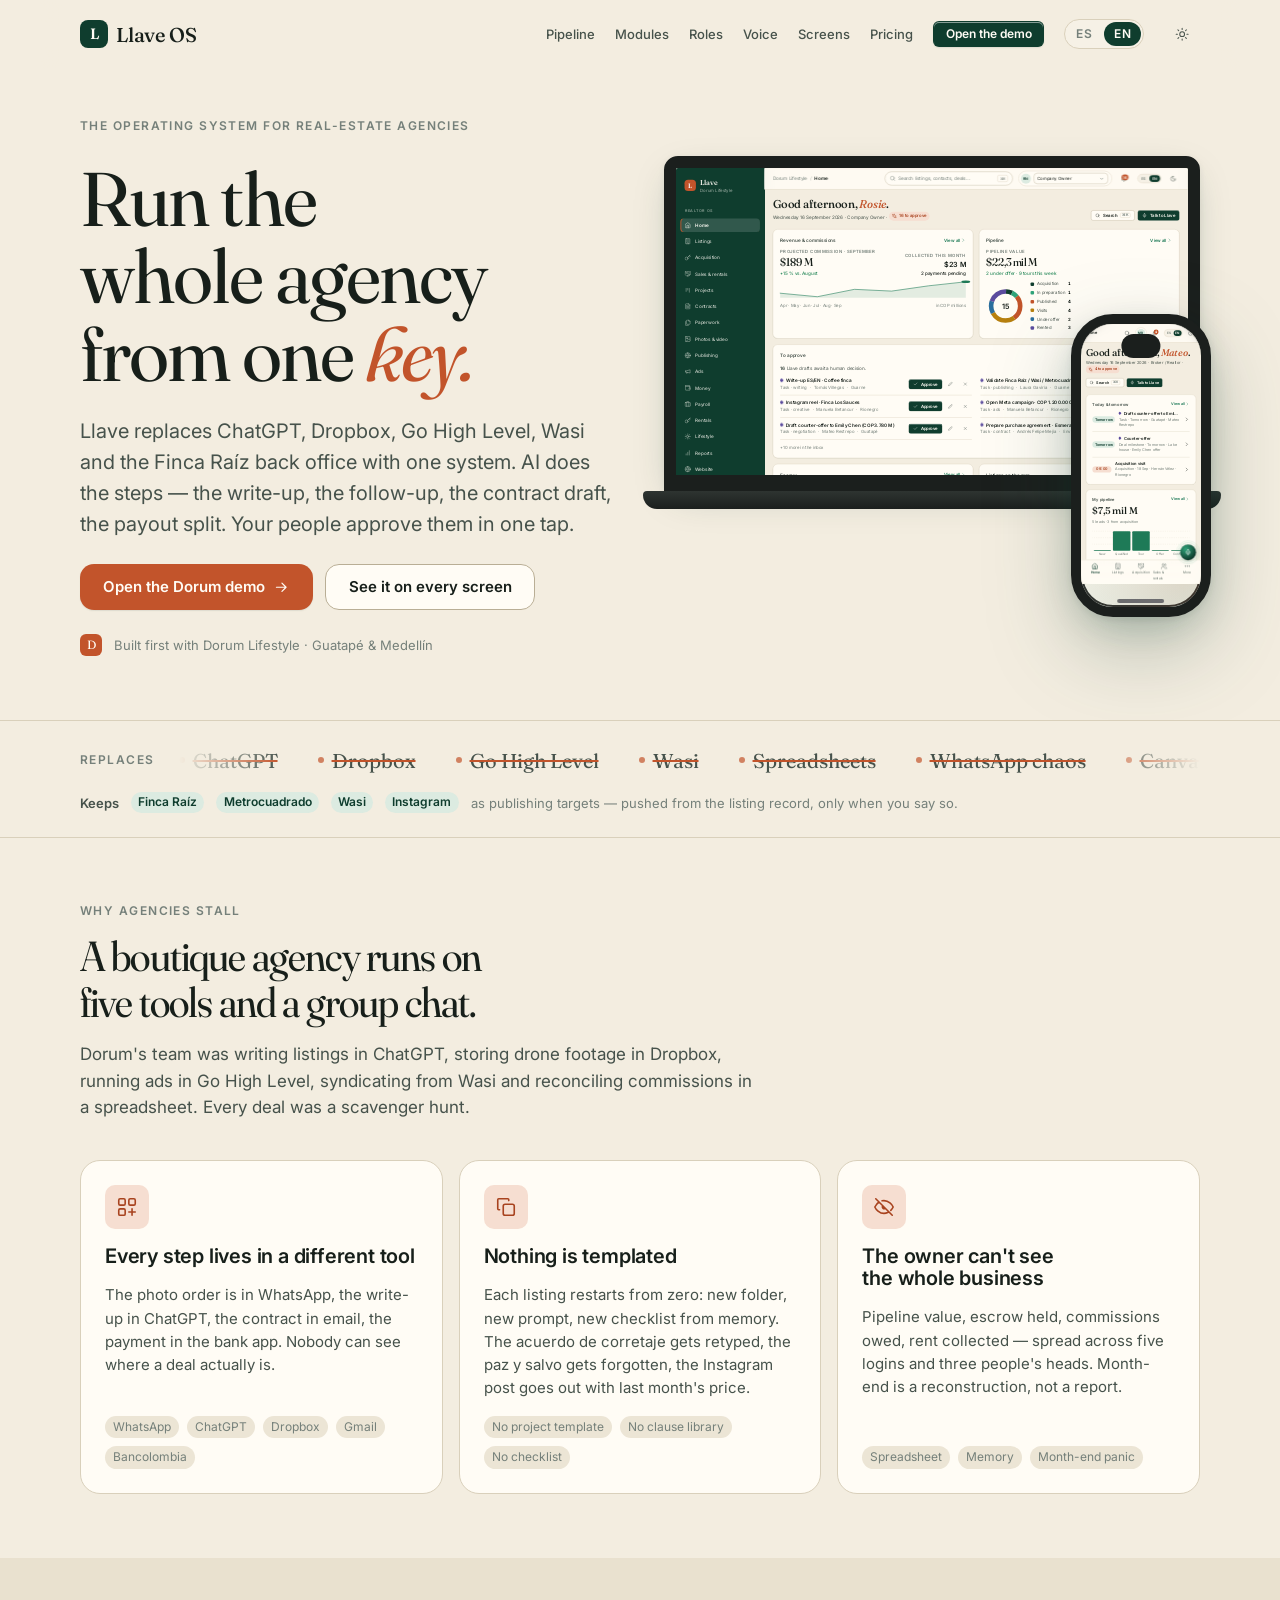
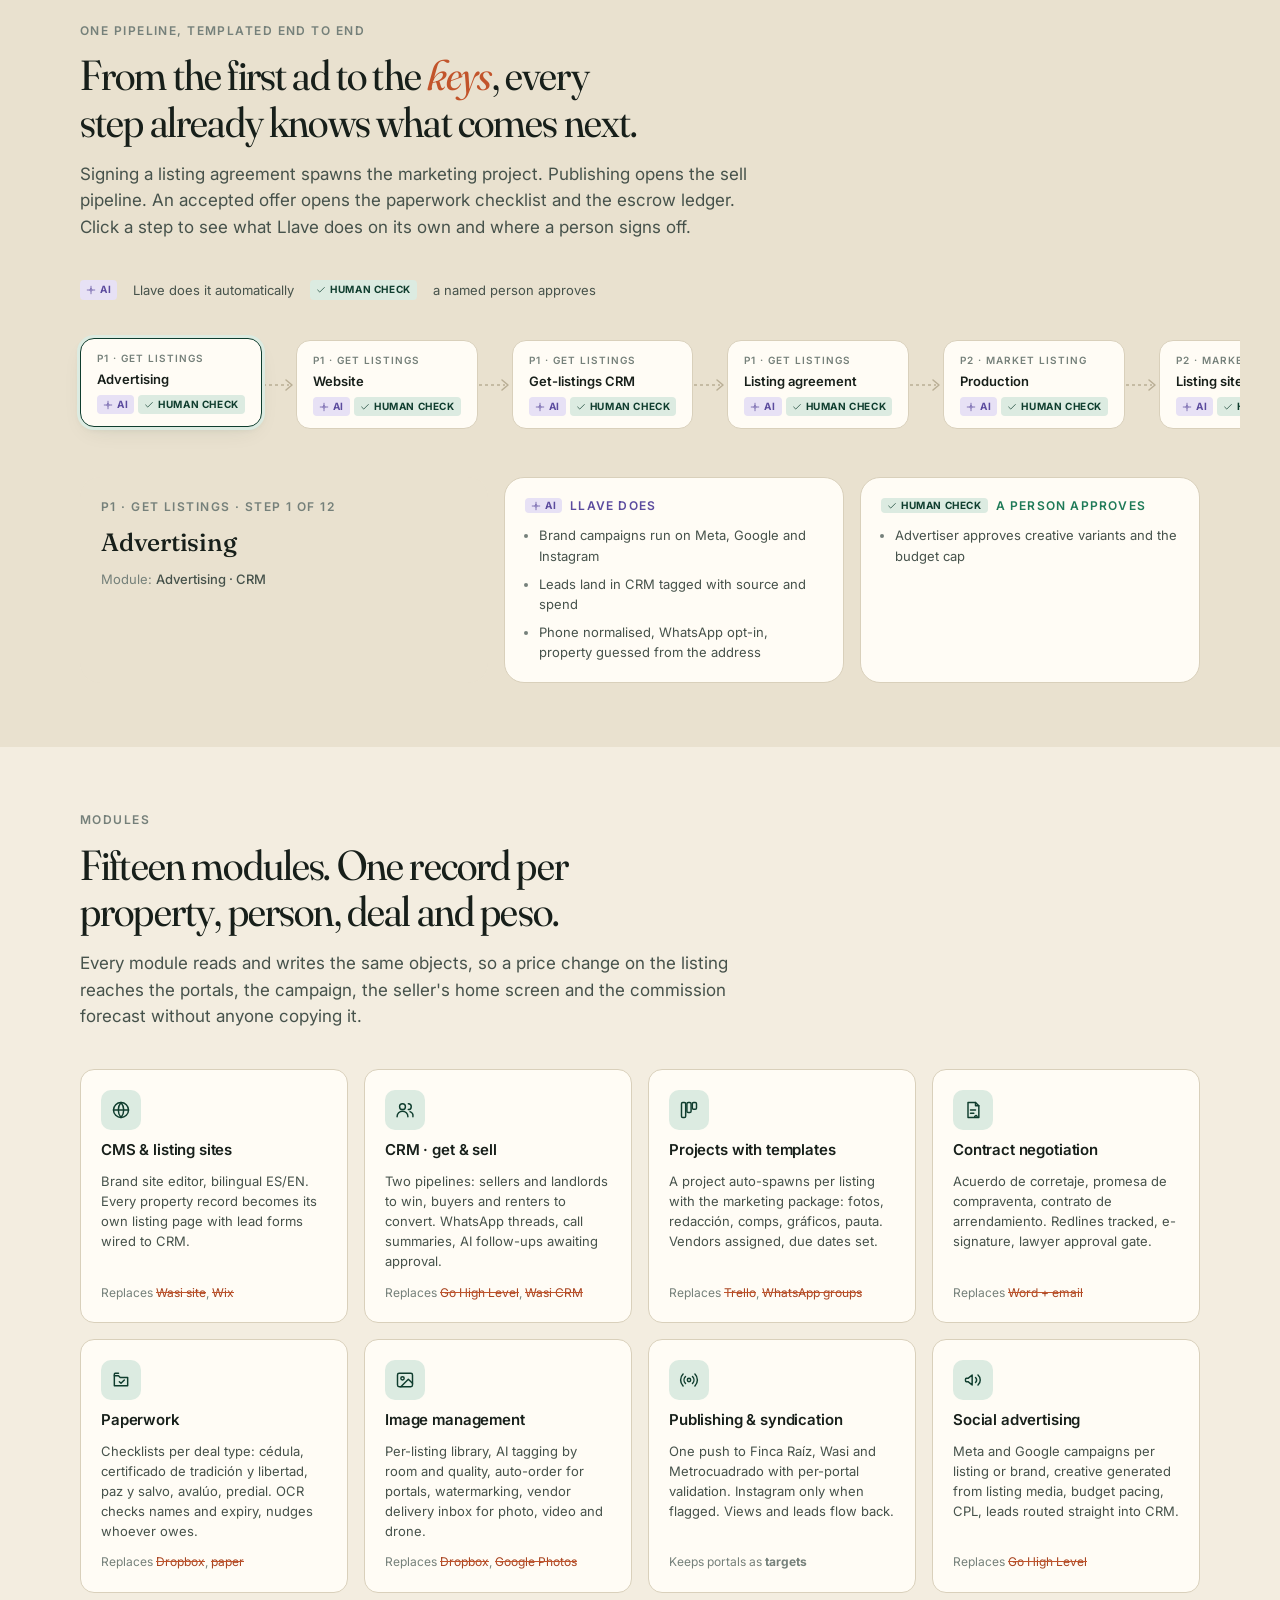
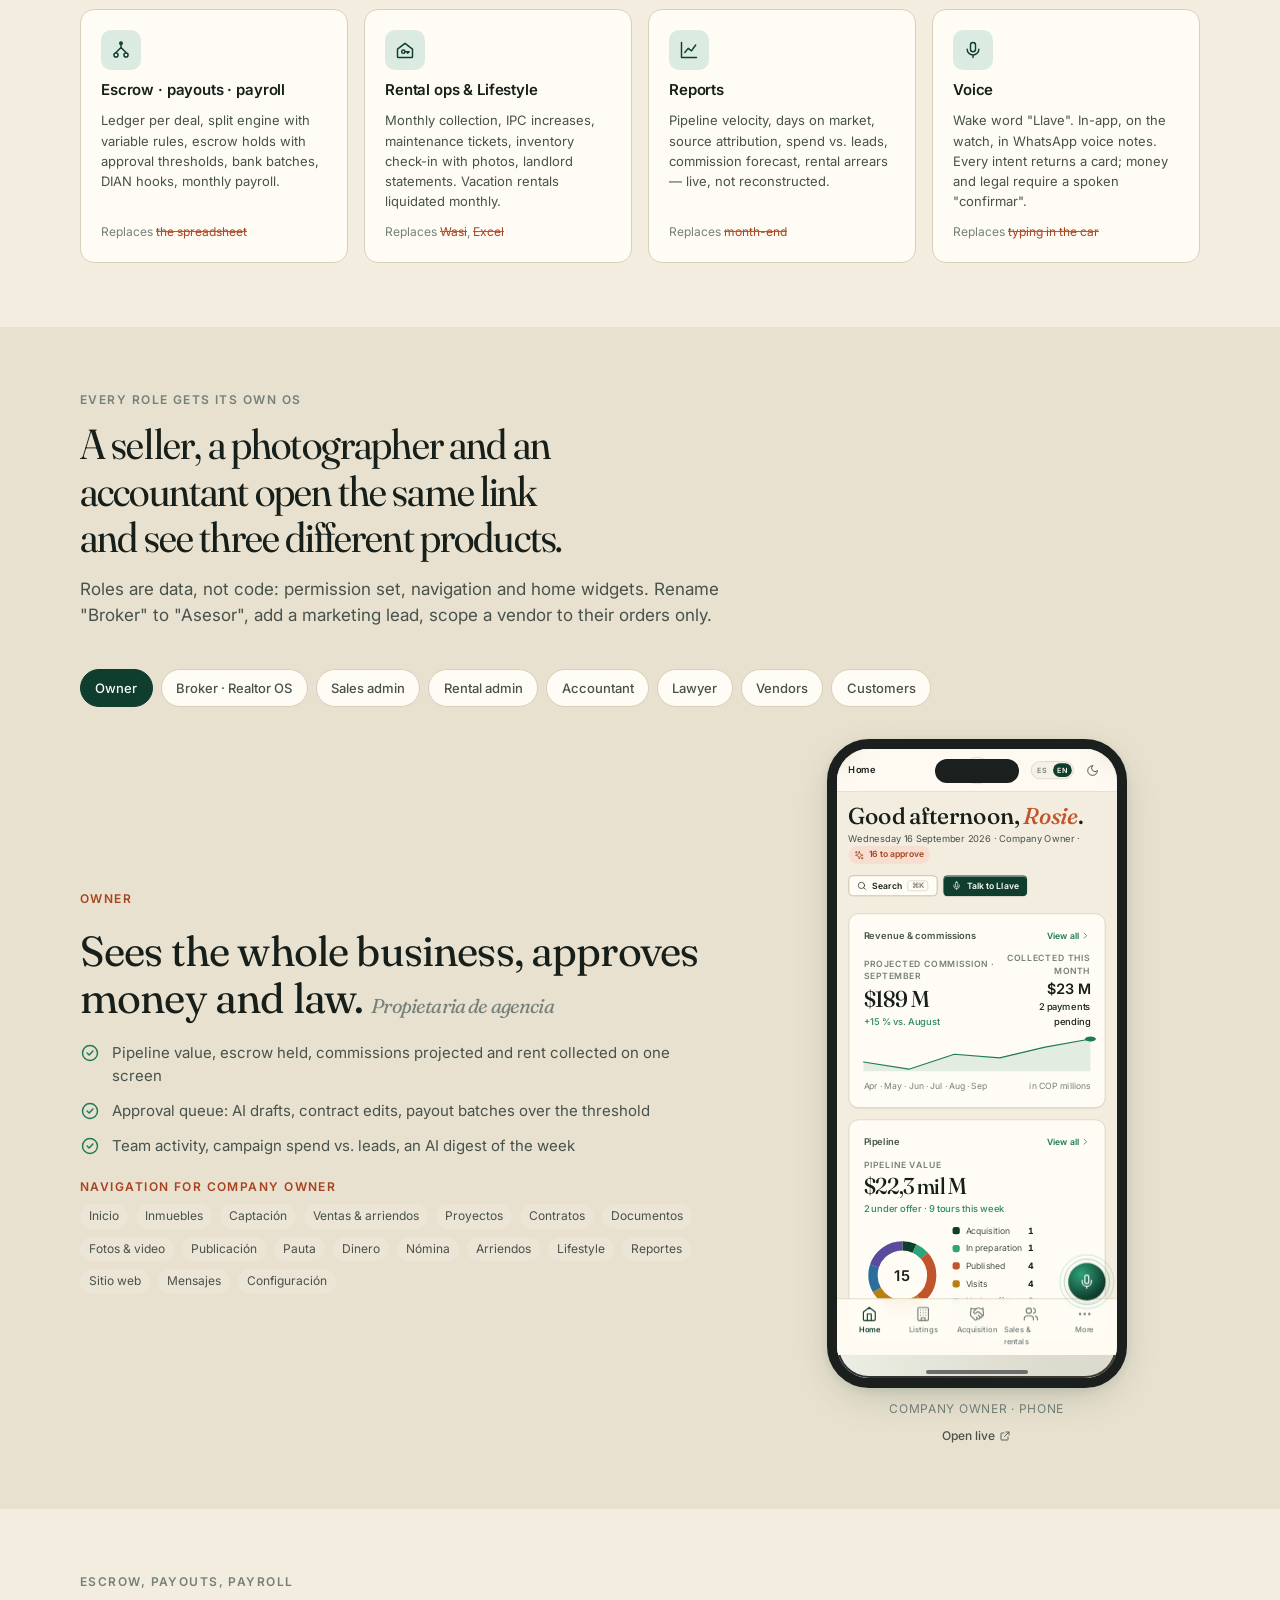
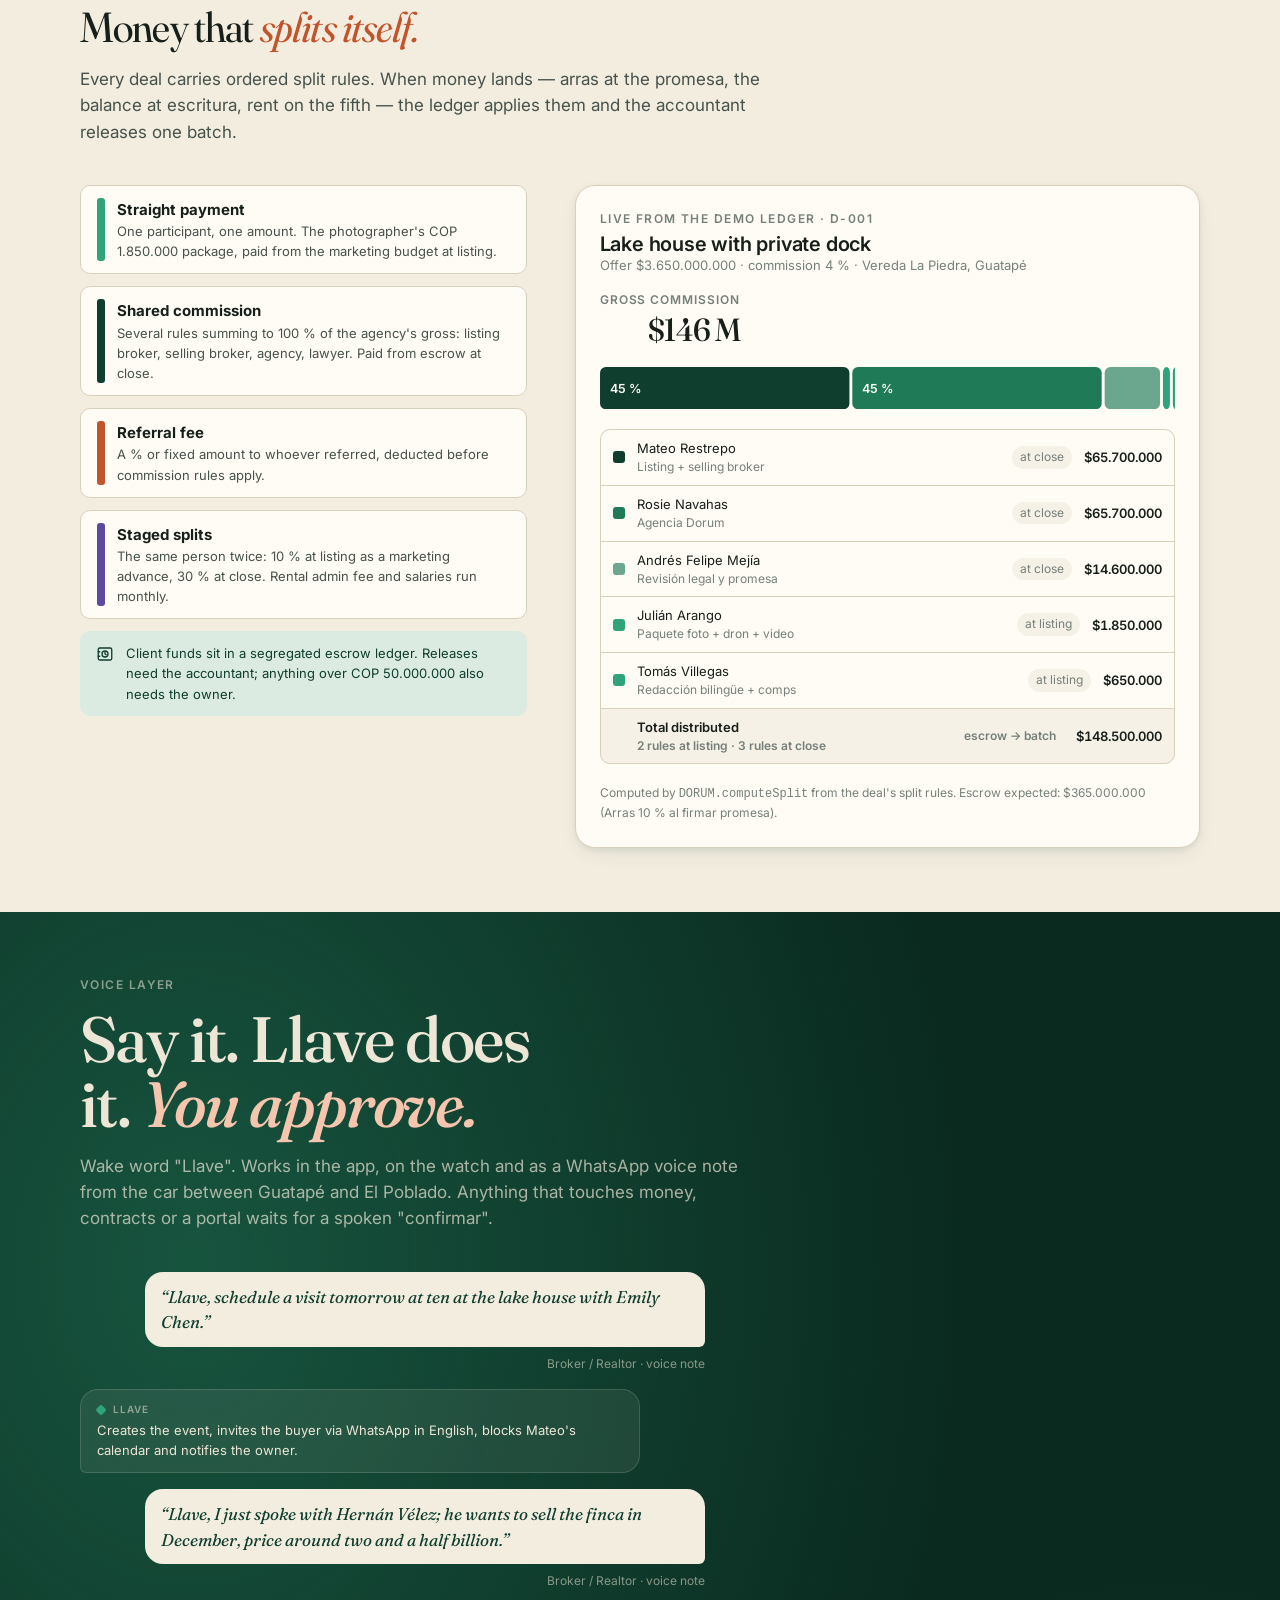
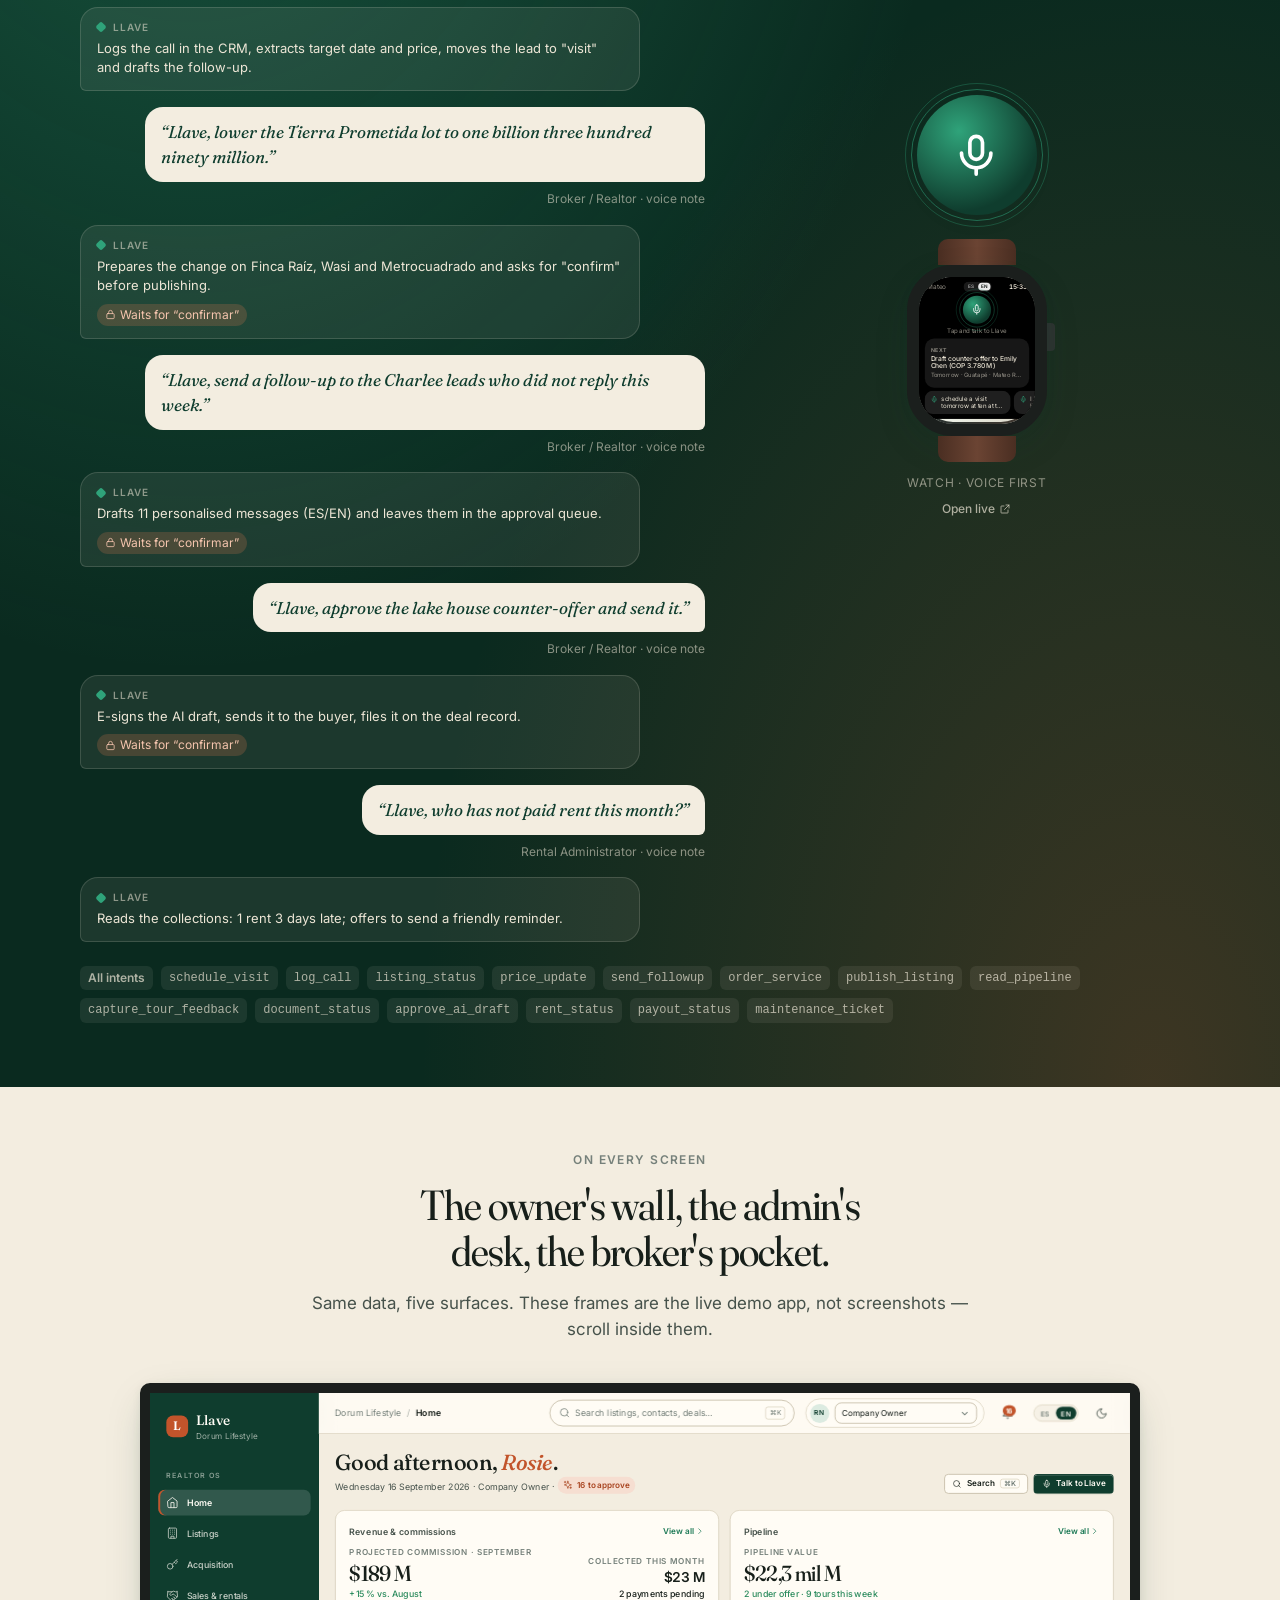
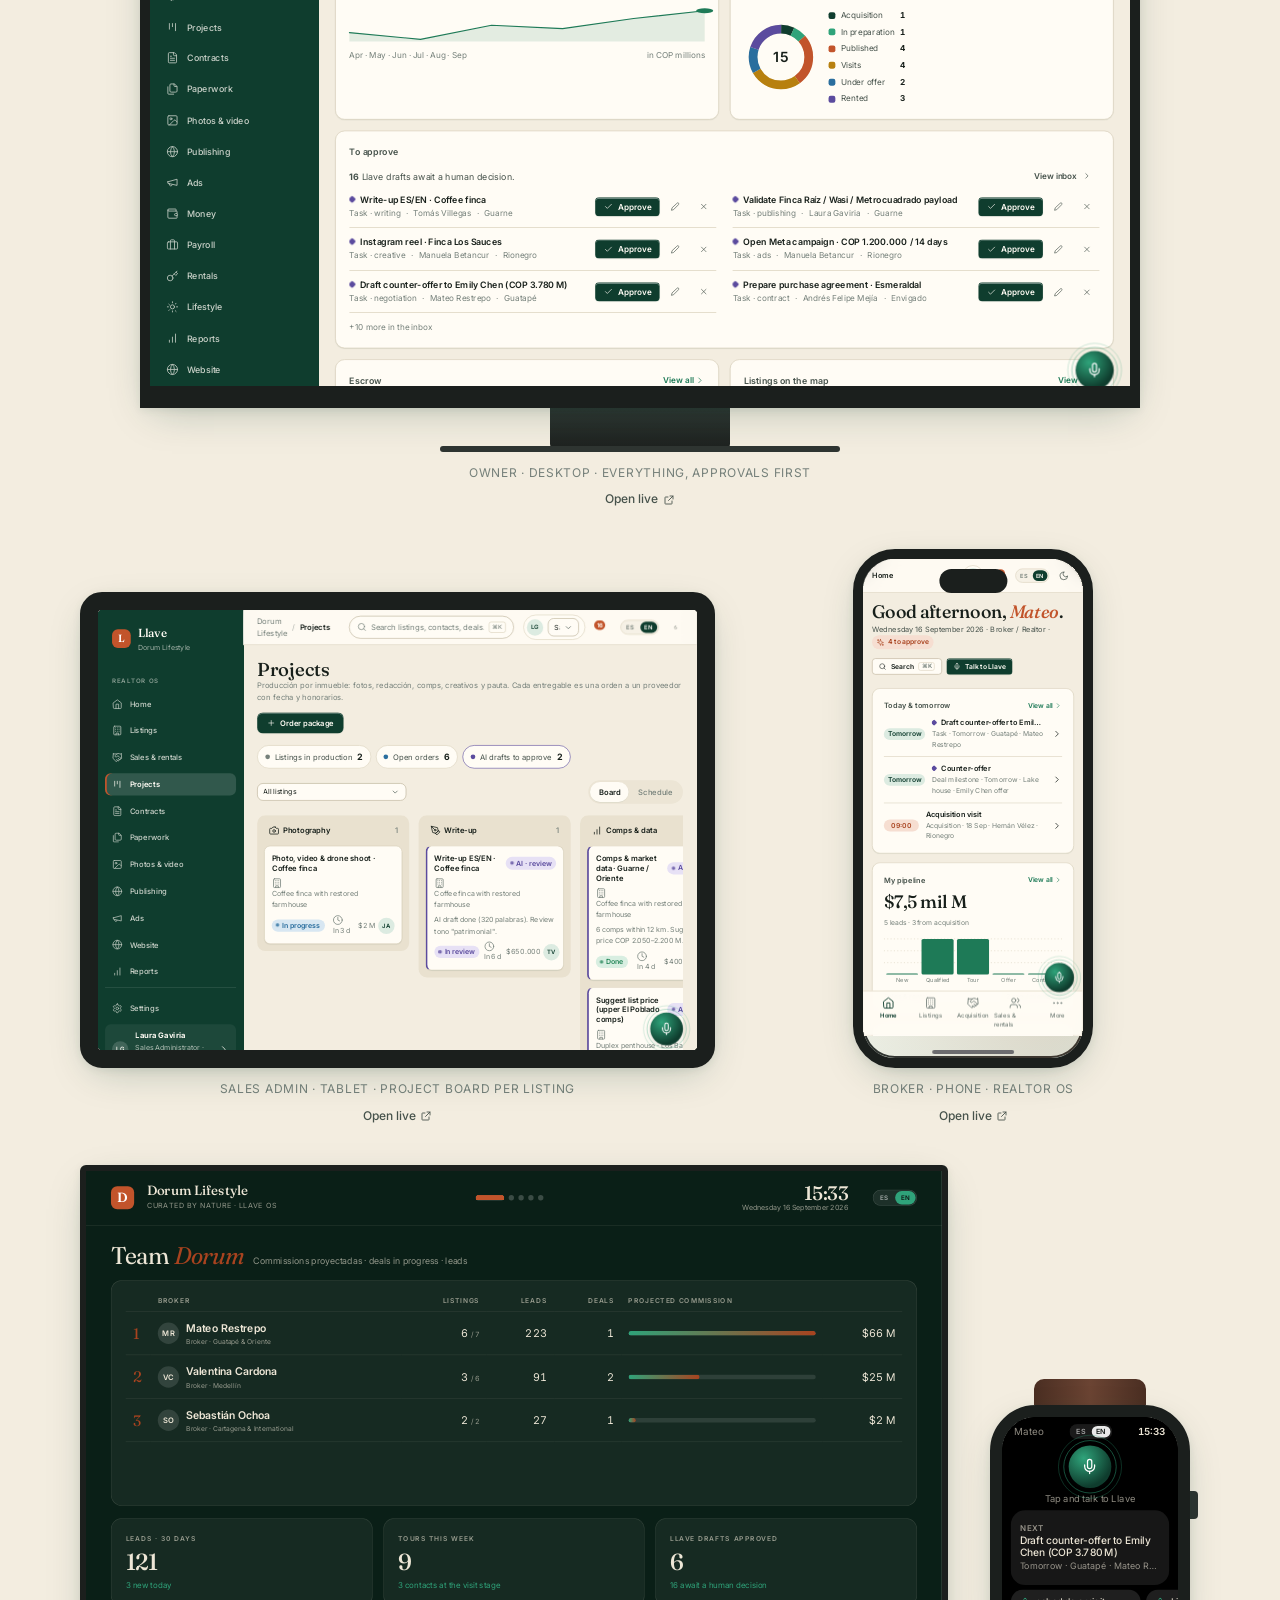
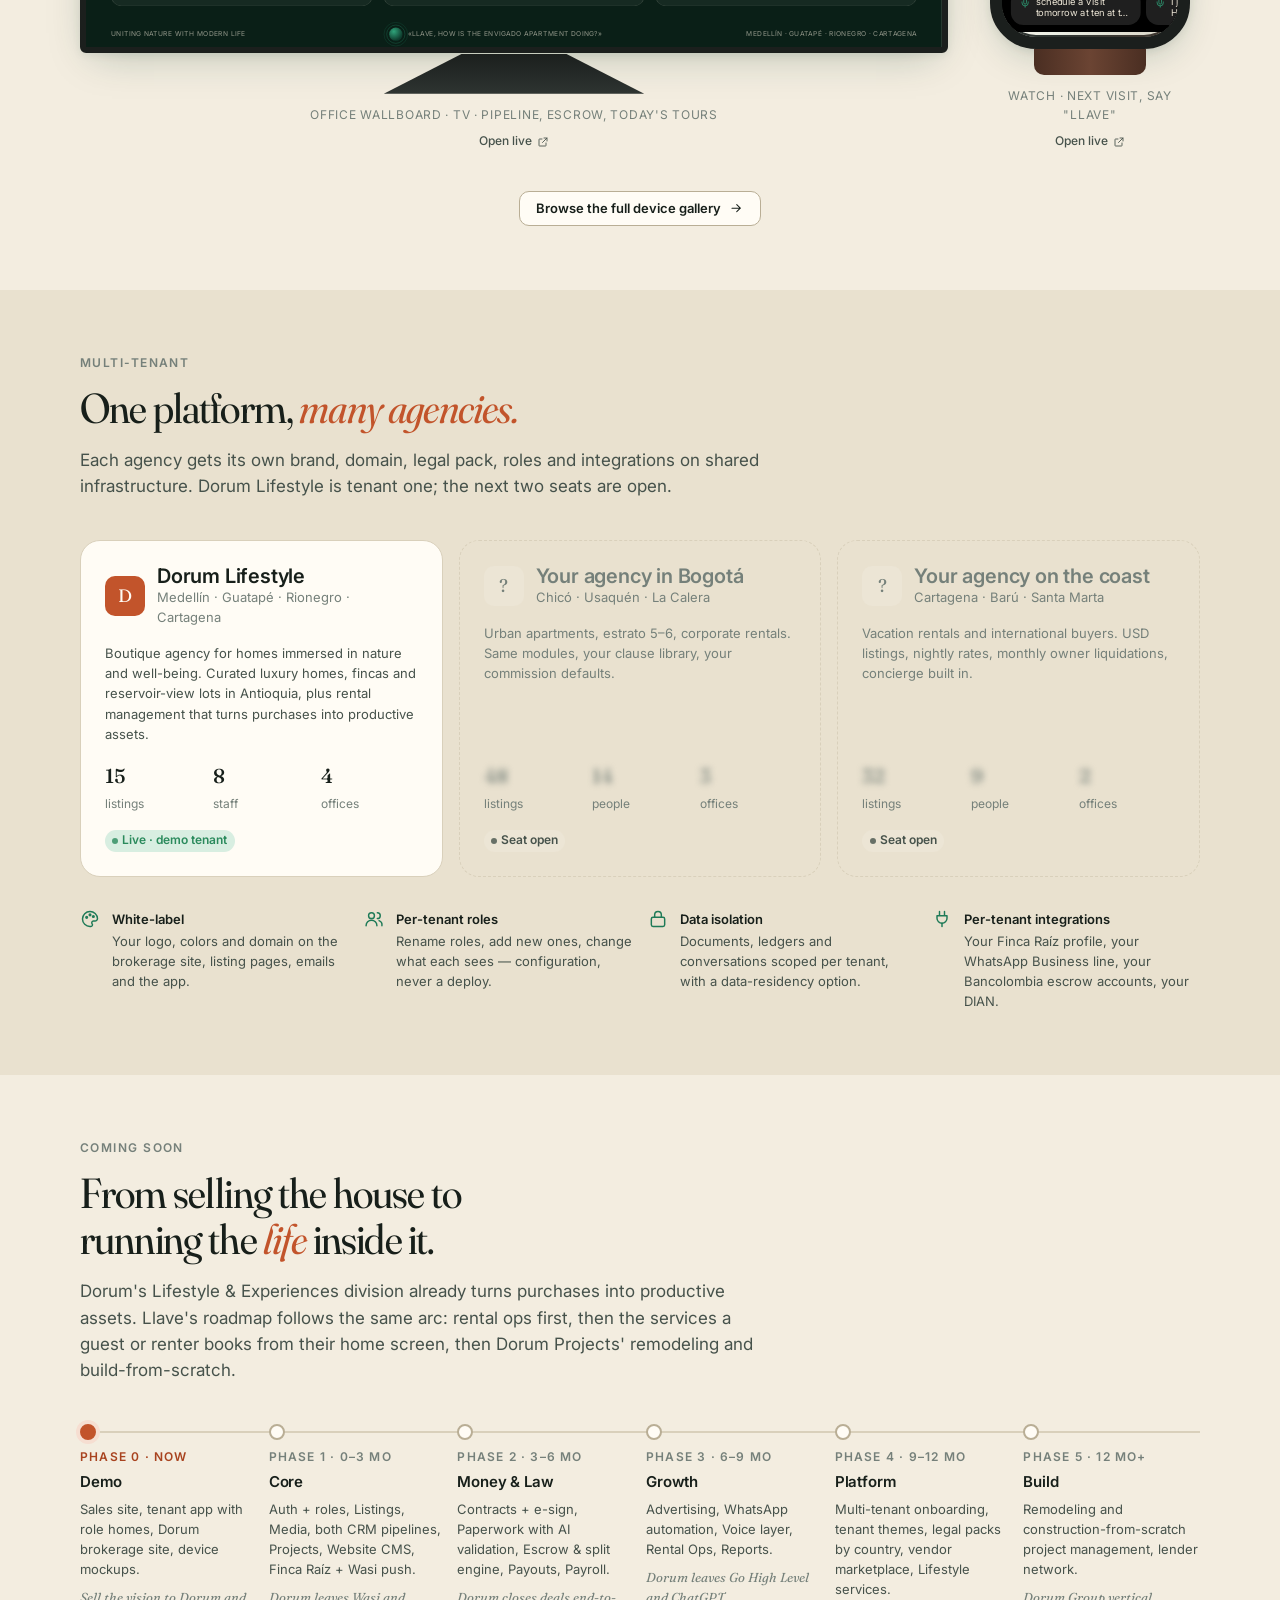
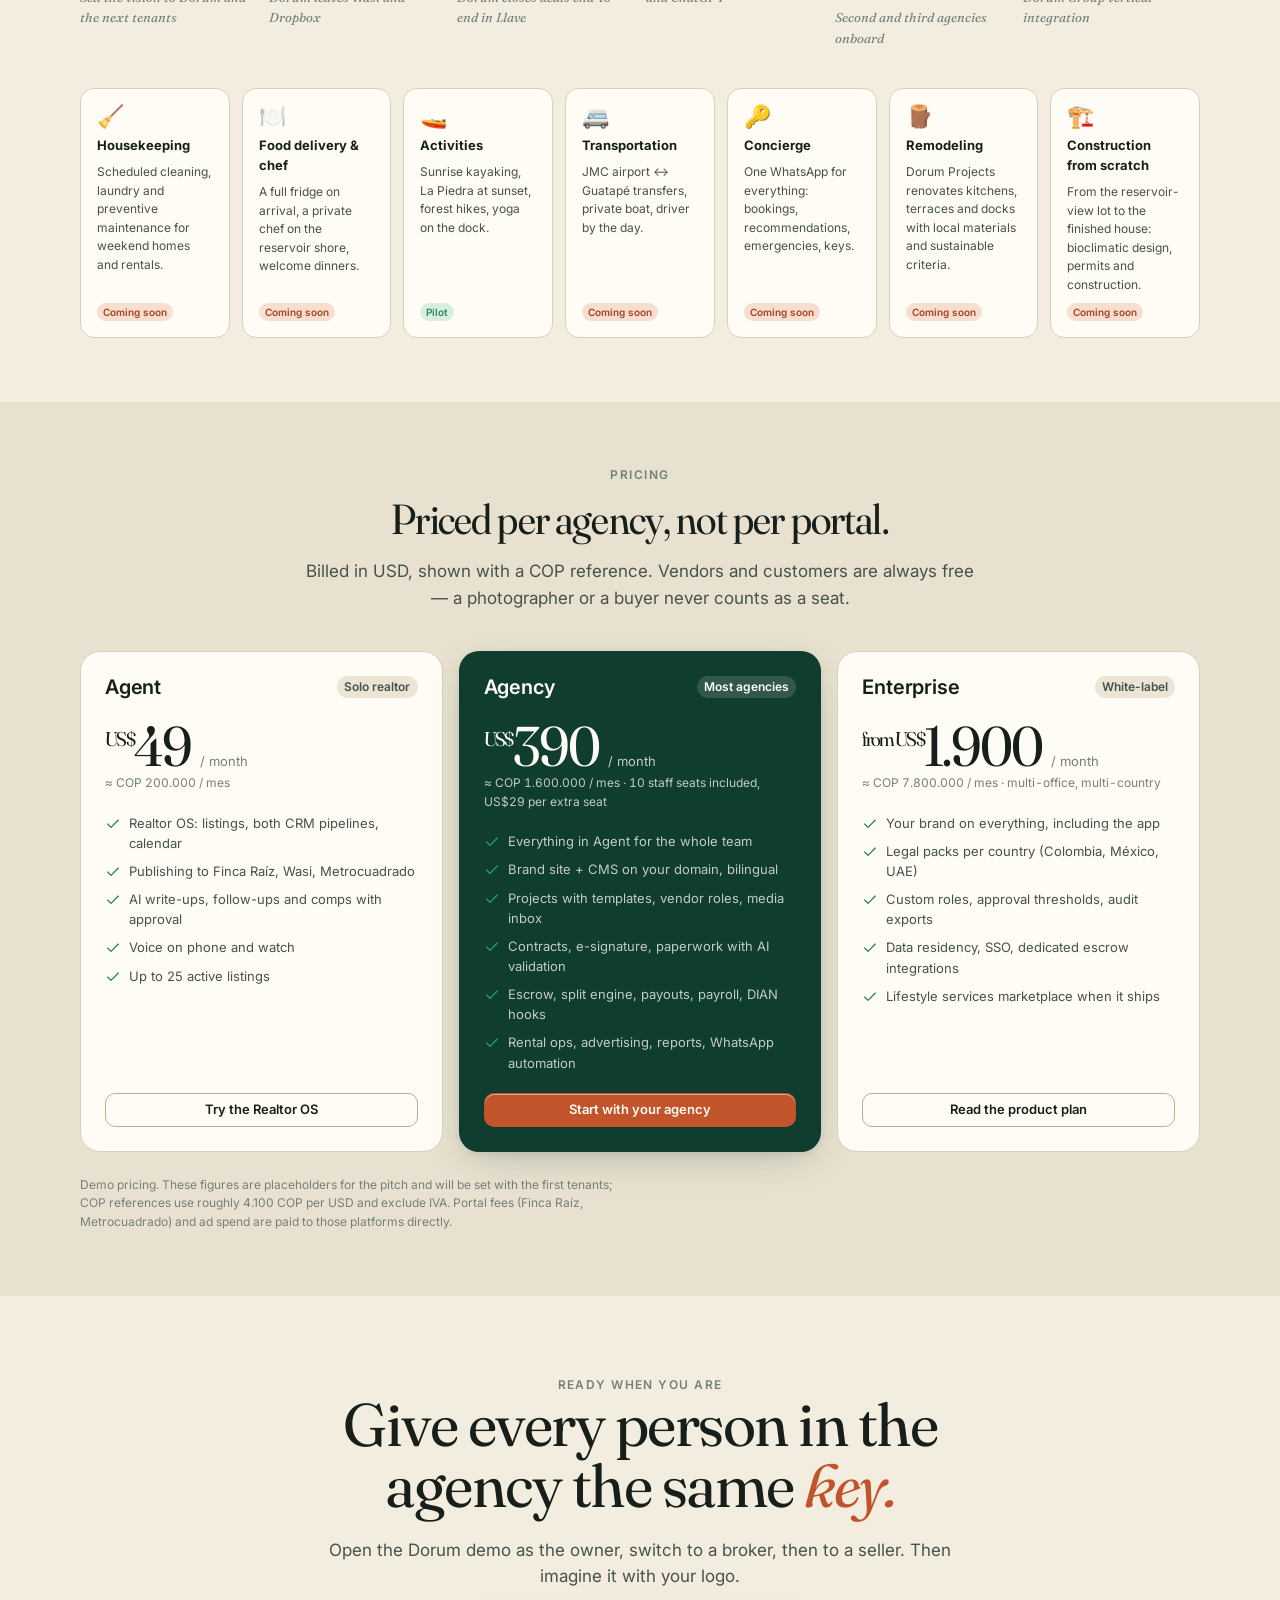
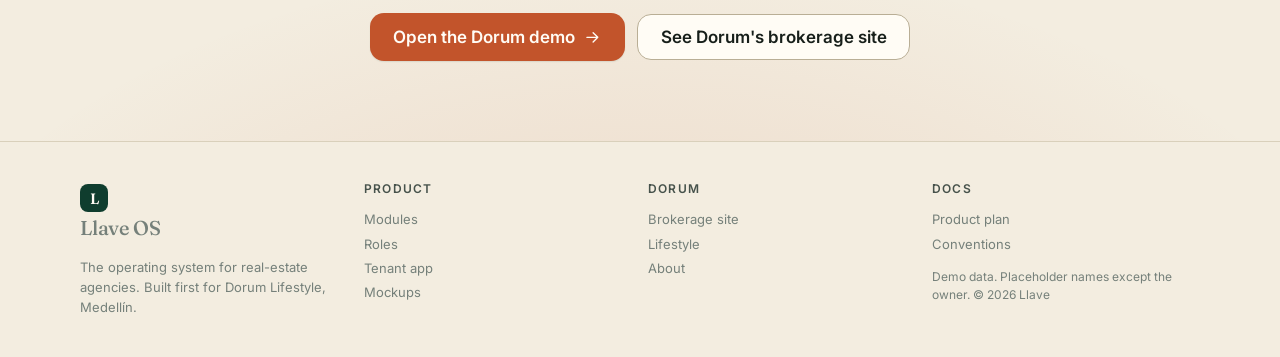
<file: index.html>
<!doctype html>
<html lang="en" class="js">
<head>
<meta charset="utf-8">
<meta name="viewport" content="width=device-width, initial-scale=1, viewport-fit=cover">
<title>Llave OS · The operating system for real-estate agencies</title>
<meta name="description" content="Llave OS replaces ChatGPT, Dropbox, Go High Level, Wasi and Finca Raíz with one system for real-estate agencies: listings, CRM, contracts, paperwork, media, publishing, ads, escrow and payroll. AI does the steps, your people approve. Built first with Dorum Lifestyle in Guatapé and Medellín.">
<meta name="color-scheme" content="light dark">
<meta property="og:type" content="website">
<meta property="og:title" content="Llave OS · The operating system for real-estate agencies">
<meta property="og:description" content="One system for the whole agency. AI does the steps, people approve. Built first with Dorum Lifestyle, Guatapé & Medellín.">
<meta property="og:url" content="https://imagine-os.github.io/dorum-lifestyle/">
<meta property="og:site_name" content="Llave OS">
<meta property="og:locale" content="en_US">
<meta property="og:locale:alternate" content="es_CO">
<meta name="twitter:card" content="summary_large_image">
<meta name="twitter:title" content="Llave OS · The operating system for real-estate agencies">
<meta name="twitter:description" content="One system for the whole agency. AI does the steps, people approve.">
<meta name="theme-color" content="#0F3D2E">
<link rel="preconnect" href="https://fonts.googleapis.com">
<link rel="preconnect" href="https://fonts.gstatic.com" crossorigin>
<link href="https://fonts.googleapis.com/css2?family=Inter:wght@400;500;600;700&family=Fraunces:ital,opsz,wght@0,9..144,400;0,9..144,500;0,9..144,600;1,9..144,400&display=swap" rel="stylesheet">
<link rel="stylesheet" href="assets/tokens.css">
<link rel="stylesheet" href="assets/site.css">
<link rel="icon" href="data:image/svg+xml,%3Csvg xmlns='http://www.w3.org/2000/svg' viewBox='0 0 32 32'%3E%3Crect width='32' height='32' rx='8' fill='%230F3D2E'/%3E%3Ctext x='16' y='22' text-anchor='middle' font-family='Georgia,serif' font-size='18' fill='%23F3EDE0'%3EL%3C/text%3E%3C/svg%3E">
</head>
<body>

<!-- Icon sprite (Lucide-style, 24×24, stroke currentColor) -->
<svg width="0" height="0" style="position:absolute" aria-hidden="true">
  <defs>
    <symbol id="i-check" viewBox="0 0 24 24" fill="none" stroke="currentColor" stroke-width="1.75" stroke-linecap="round" stroke-linejoin="round"><path d="M20 6 9 17l-5-5"/></symbol>
    <symbol id="i-check-circle" viewBox="0 0 24 24" fill="none" stroke="currentColor" stroke-width="1.75" stroke-linecap="round" stroke-linejoin="round"><circle cx="12" cy="12" r="9"/><path d="m8.5 12 2.5 2.5 4.5-5"/></symbol>
    <symbol id="i-arrow" viewBox="0 0 24 24" fill="none" stroke="currentColor" stroke-width="1.75" stroke-linecap="round" stroke-linejoin="round"><path d="M5 12h14M13 6l6 6-6 6"/></symbol>
    <symbol id="i-external" viewBox="0 0 24 24" fill="none" stroke="currentColor" stroke-width="1.75" stroke-linecap="round" stroke-linejoin="round"><path d="M14 4h6v6M20 4l-9 9M18 14v5a1 1 0 0 1-1 1H5a1 1 0 0 1-1-1V7a1 1 0 0 1 1-1h5"/></symbol>
    <symbol id="i-sparkle" viewBox="0 0 24 24" fill="none" stroke="currentColor" stroke-width="1.75" stroke-linecap="round" stroke-linejoin="round"><path d="M12 3v4M12 17v4M3 12h4M17 12h4M12 8l1.2 2.8L16 12l-2.8 1.2L12 16l-1.2-2.8L8 12l2.8-1.2z"/></symbol>
    <symbol id="i-scatter" viewBox="0 0 24 24" fill="none" stroke="currentColor" stroke-width="1.75" stroke-linecap="round" stroke-linejoin="round"><rect x="3" y="3" width="7" height="7" rx="1.5"/><rect x="14" y="3" width="7" height="7" rx="1.5"/><rect x="3" y="14" width="7" height="7" rx="1.5"/><path d="M17.5 14v7M14 17.5h7"/></symbol>
    <symbol id="i-copy" viewBox="0 0 24 24" fill="none" stroke="currentColor" stroke-width="1.75" stroke-linecap="round" stroke-linejoin="round"><rect x="9" y="9" width="12" height="12" rx="2"/><path d="M5 15H4a1 1 0 0 1-1-1V4a1 1 0 0 1 1-1h10a1 1 0 0 1 1 1v1"/></symbol>
    <symbol id="i-eye-off" viewBox="0 0 24 24" fill="none" stroke="currentColor" stroke-width="1.75" stroke-linecap="round" stroke-linejoin="round"><path d="M3 3l18 18M10.6 10.6a2 2 0 0 0 2.8 2.8M9.9 5.2A10 10 0 0 1 12 5c5 0 9 4.5 10 7-0.4 1-1.3 2.4-2.6 3.7M6.6 6.6C4.4 8 3 10 2 12c1 2.5 5 7 10 7 1.5 0 2.9-.4 4.1-1"/></symbol>
    <symbol id="i-globe" viewBox="0 0 24 24" fill="none" stroke="currentColor" stroke-width="1.75" stroke-linecap="round" stroke-linejoin="round"><circle cx="12" cy="12" r="9"/><path d="M3 12h18M12 3a14 14 0 0 1 0 18M12 3a14 14 0 0 0 0 18"/></symbol>
    <symbol id="i-users" viewBox="0 0 24 24" fill="none" stroke="currentColor" stroke-width="1.75" stroke-linecap="round" stroke-linejoin="round"><circle cx="9" cy="8" r="3.5"/><path d="M2.5 20a6.5 6.5 0 0 1 13 0M16 4.5a3.5 3.5 0 0 1 0 7M18 14a5.5 5.5 0 0 1 3.5 6"/></symbol>
    <symbol id="i-kanban" viewBox="0 0 24 24" fill="none" stroke="currentColor" stroke-width="1.75" stroke-linecap="round" stroke-linejoin="round"><rect x="3" y="3" width="5" height="18" rx="1.5"/><rect x="9.5" y="3" width="5" height="12" rx="1.5"/><rect x="16" y="3" width="5" height="8" rx="1.5"/></symbol>
    <symbol id="i-contract" viewBox="0 0 24 24" fill="none" stroke="currentColor" stroke-width="1.75" stroke-linecap="round" stroke-linejoin="round"><path d="M6 3h9l4 4v14H6z"/><path d="M15 3v4h4M9 12h6M9 16h4"/><path d="M14 20c1-2 2.5-2 3 0"/></symbol>
    <symbol id="i-files" viewBox="0 0 24 24" fill="none" stroke="currentColor" stroke-width="1.75" stroke-linecap="round" stroke-linejoin="round"><path d="M4 7h5l2 2h9v10H4z"/><path d="M4 7V5a1 1 0 0 1 1-1h4"/><path d="m10 14 2 2 4-4"/></symbol>
    <symbol id="i-image" viewBox="0 0 24 24" fill="none" stroke="currentColor" stroke-width="1.75" stroke-linecap="round" stroke-linejoin="round"><rect x="3" y="4" width="18" height="16" rx="2"/><circle cx="9" cy="10" r="2"/><path d="m21 16-5-5-9 9"/></symbol>
    <symbol id="i-broadcast" viewBox="0 0 24 24" fill="none" stroke="currentColor" stroke-width="1.75" stroke-linecap="round" stroke-linejoin="round"><circle cx="12" cy="12" r="2"/><path d="M7.8 7.8a6 6 0 0 0 0 8.4M16.2 7.8a6 6 0 0 1 0 8.4M4.9 4.9a10 10 0 0 0 0 14.2M19.1 4.9a10 10 0 0 1 0 14.2"/></symbol>
    <symbol id="i-megaphone" viewBox="0 0 24 24" fill="none" stroke="currentColor" stroke-width="1.75" stroke-linecap="round" stroke-linejoin="round"><path d="M3 11v2a1 1 0 0 0 1 1h2l5 4V6L6 10H4a1 1 0 0 0-1 1z"/><path d="M15 9a4 4 0 0 1 0 6M18 6a8 8 0 0 1 0 12"/></symbol>
    <symbol id="i-split" viewBox="0 0 24 24" fill="none" stroke="currentColor" stroke-width="1.75" stroke-linecap="round" stroke-linejoin="round"><path d="M12 3v6M12 9 6 15M12 9l6 6"/><circle cx="6" cy="18" r="2.5"/><circle cx="18" cy="18" r="2.5"/><circle cx="12" cy="4" r="1.5"/></symbol>
    <symbol id="i-home-key" viewBox="0 0 24 24" fill="none" stroke="currentColor" stroke-width="1.75" stroke-linecap="round" stroke-linejoin="round"><path d="M3 11 12 4l9 7v9a1 1 0 0 1-1 1H4a1 1 0 0 1-1-1z"/><circle cx="10" cy="14" r="2"/><path d="M12 14h5l-1.5 1.5M15 14v2"/></symbol>
    <symbol id="i-chart" viewBox="0 0 24 24" fill="none" stroke="currentColor" stroke-width="1.75" stroke-linecap="round" stroke-linejoin="round"><path d="M3 3v18h18"/><path d="M7 15l4-5 4 3 5-7"/></symbol>
    <symbol id="i-mic" viewBox="0 0 24 24" fill="none" stroke="currentColor" stroke-width="1.75" stroke-linecap="round" stroke-linejoin="round"><rect x="9" y="3" width="6" height="11" rx="3"/><path d="M5 11a7 7 0 0 0 14 0M12 18v3"/></symbol>
    <symbol id="i-layout" viewBox="0 0 24 24" fill="none" stroke="currentColor" stroke-width="1.75" stroke-linecap="round" stroke-linejoin="round"><rect x="3" y="3" width="18" height="18" rx="2"/><path d="M3 9h18M9 21V9"/></symbol>
    <symbol id="i-shield" viewBox="0 0 24 24" fill="none" stroke="currentColor" stroke-width="1.75" stroke-linecap="round" stroke-linejoin="round"><path d="M12 3 4 6v6c0 5 3.5 8 8 9 4.5-1 8-4 8-9V6z"/><path d="m9 12 2 2 4-4"/></symbol>
    <symbol id="i-palette" viewBox="0 0 24 24" fill="none" stroke="currentColor" stroke-width="1.75" stroke-linecap="round" stroke-linejoin="round"><path d="M12 3a9 9 0 1 0 0 18h1a2 2 0 0 0 1.5-3.3 2 2 0 0 1 1.5-3.2H18a3 3 0 0 0 3-3A9 9 0 0 0 12 3z"/><circle cx="8" cy="10" r="1"/><circle cx="12" cy="7" r="1"/><circle cx="16" cy="9" r="1"/></symbol>
    <symbol id="i-plug" viewBox="0 0 24 24" fill="none" stroke="currentColor" stroke-width="1.75" stroke-linecap="round" stroke-linejoin="round"><path d="M9 3v5M15 3v5M6 8h12v3a6 6 0 0 1-12 0z"/><path d="M12 17v4"/></symbol>
    <symbol id="i-lock" viewBox="0 0 24 24" fill="none" stroke="currentColor" stroke-width="1.75" stroke-linecap="round" stroke-linejoin="round"><rect x="4" y="10" width="16" height="11" rx="2"/><path d="M8 10V7a4 4 0 0 1 8 0v3"/></symbol>
    <symbol id="i-vault" viewBox="0 0 24 24" fill="none" stroke="currentColor" stroke-width="1.75" stroke-linecap="round" stroke-linejoin="round"><rect x="3" y="4" width="18" height="16" rx="2"/><circle cx="12" cy="12" r="4"/><path d="M12 10v2l1.5 1M3 9h2M3 15h2"/></symbol>
    <symbol id="i-sun" viewBox="0 0 24 24" fill="none" stroke="currentColor" stroke-width="1.75" stroke-linecap="round" stroke-linejoin="round"><circle cx="12" cy="12" r="4"/><path d="M12 2v2M12 20v2M4.9 4.9l1.4 1.4M17.7 17.7l1.4 1.4M2 12h2M20 12h2M4.9 19.1l1.4-1.4M17.7 6.3l1.4-1.4"/></symbol>
    <symbol id="i-menu" viewBox="0 0 24 24" fill="none" stroke="currentColor" stroke-width="1.75" stroke-linecap="round" stroke-linejoin="round"><path d="M4 7h16M4 12h16M4 17h16"/></symbol>
  </defs>
</svg>

<header class="container site-header" id="siteHeader">
  <a class="site-logo" href="index.html"><span class="mark">L</span> Llave OS</a>
  <nav class="site-nav" id="siteNav">
    <a href="#pipeline" data-i18n="s.nav.pipeline">Pipeline</a><a href="#modules" data-i18n="s.nav.modules"><span data-i18n="s.mod.eyebrow">Modules</span></a><a href="#roles" data-i18n="s.nav.roles">Roles</a><a href="#voice" data-i18n="s.nav.voice"><span data-i18n="s.mod.voice.t">Voice</span></a><a href="#devices" data-i18n="s.nav.screens">Screens</a><a href="#pricing" data-i18n="s.nav.pricing"><span data-i18n="s.price.eyebrow">Pricing</span></a>
    <a class="btn btn-primary btn-sm" href="app/index.html#/role/owner/home" data-i18n="s.nav.demo">Open the demo</a>
    <span data-lang-toggle></span>
    <button class="btn btn-ghost btn-icon" aria-label="Toggle theme" data-i18n-label="s.aria.theme" onclick="DORUM.setTheme(document.documentElement.dataset.theme==='dark'?'light':'dark')"><svg width="18" height="18"><use href="#i-sun"/></svg></button>
  </nav>
  <button class="btn btn-ghost btn-icon" aria-label="Menu" data-i18n-label="s.aria.menu" aria-expanded="false" onclick="siteNav.classList.toggle('is-open');this.setAttribute('aria-expanded',siteNav.classList.contains('is-open'))" style="display:none" id="navBtn"><svg width="20" height="20"><use href="#i-menu"/></svg></button>
</header>

<main>

<!-- 1 · HERO -->
<section class="hero">
  <div class="container hero-grid">
    <div class="hero-copy">
      <p class="eyebrow fade-up" data-i18n="s.hero.eyebrow">The operating system for real-estate agencies</p>
      <h1 class="display-hero fade-up delay-1" data-i18n="s.hero.title">Run the whole agency from one <em>key.</em></h1>
      <p class="lead fade-up delay-2" data-i18n="s.hero.lead">Llave replaces ChatGPT, Dropbox, Go High Level, Wasi and the Finca Raíz back office with one system. AI does the steps — the write-up, the follow-up, the contract draft, the payout split. Your people approve them in one tap.</p>
      <div class="hero-ctas fade-up delay-3">
        <a class="btn btn-accent btn-lg" href="app/index.html#/"><span data-i18n="s.hero.cta1">Open the Dorum demo</span> <svg><use href="#i-arrow"/></svg></a>
        <a class="btn btn-secondary btn-lg" href="#devices" data-i18n="s.hero.cta2">See it on every screen</a>
      </div>
      <p class="hero-trust fade-up delay-3"><span class="mark">D</span> <span data-i18n="s.hero.trust">Built first with Dorum Lifestyle · Guatapé &amp; Medellín</span></p>
    </div>
    <div class="hero-visual">
      <div class="hero-glow"></div>
      <div class="device device-laptop">
        <div class="device-screen"><iframe src="app/index.html#/role/owner/home" title="Llave OS · owner dashboard" loading="eager"></iframe></div>
      </div>
      <div class="device device-phone hero-phone">
        <div class="device-screen"><iframe src="app/index.html?mode=phone#/role/broker/home" title="Realtor OS · broker on phone" loading="lazy"></iframe></div>
      </div>
    </div>
  </div>
</section>

<!-- 2 · REPLACES -->
<section class="replaces" aria-label="What Llave replaces">
  <div class="container">
    <div class="replaces-row">
      <span class="replaces-label" data-i18n="s.rep.label">Replaces</span>
      <div class="marquee" aria-hidden="true">
        <div>
          <span>ChatGPT</span><span>Dropbox</span><span>Go High Level</span><span>Wasi</span><span data-i18n="s.rep.m1">Spreadsheets</span><span data-i18n="s.rep.m2">WhatsApp chaos</span><span data-i18n="s.rep.m3">Canva folders</span><span data-i18n="s.rep.m4">Paper checklists</span>
          <span>ChatGPT</span><span>Dropbox</span><span>Go High Level</span><span>Wasi</span><span data-i18n="s.rep.m1">Spreadsheets</span><span data-i18n="s.rep.m2">WhatsApp chaos</span><span data-i18n="s.rep.m3">Canva folders</span><span data-i18n="s.rep.m4">Paper checklists</span>
        </div>
      </div>
    </div>
    <p class="keeps" data-i18n="s.rep.keeps"><b style="color:var(--text-2);font-weight:600">Keeps</b> <span class="pill pill-brand">Finca Raíz</span><span class="pill pill-brand">Metrocuadrado</span><span class="pill pill-brand">Wasi</span><span class="pill pill-brand">Instagram</span> as publishing targets — pushed from the listing record, only when you say so.</p>
  </div>
</section>

<!-- 3 · PROBLEM -->
<section class="section" id="problem">
  <div class="container">
    <div class="section-head reveal">
      <p class="eyebrow" data-i18n="s.prob.eyebrow">Why agencies stall</p>
      <h2 class="display" data-i18n="s.prob.title">A boutique agency runs on five tools and a group chat.</h2>
      <p class="lead" data-i18n="s.prob.lead">Dorum's team was writing listings in ChatGPT, storing drone footage in Dropbox, running ads in Go High Level, syndicating from Wasi and reconciling commissions in a spreadsheet. Every deal was a scavenger hunt.</p>
    </div>
    <div class="grid grid-3">
      <article class="problem-card reveal">
        <div class="glyph"><svg><use href="#i-scatter"/></svg></div>
        <h3 data-i18n="s.prob.1.t">Every step lives in a different tool</h3>
        <p data-i18n="s.prob.1.p">The photo order is in WhatsApp, the write-up in ChatGPT, the contract in email, the payment in the bank app. Nobody can see where a deal actually is.</p>
        <div class="tools" data-i18n="s.prob.1.tools"><span>WhatsApp</span><span>ChatGPT</span><span>Dropbox</span><span>Gmail</span><span>Bancolombia</span></div>
      </article>
      <article class="problem-card reveal">
        <div class="glyph"><svg><use href="#i-copy"/></svg></div>
        <h3 data-i18n="s.prob.2.t">Nothing is templated</h3>
        <p data-i18n="s.prob.2.p">Each listing restarts from zero: new folder, new prompt, new checklist from memory. The acuerdo de corretaje gets retyped, the paz y salvo gets forgotten, the Instagram post goes out with last month's price.</p>
        <div class="tools" data-i18n="s.prob.2.tools"><span>No project template</span><span>No clause library</span><span>No checklist</span></div>
      </article>
      <article class="problem-card reveal">
        <div class="glyph"><svg><use href="#i-eye-off"/></svg></div>
        <h3 data-i18n="s.prob.3.t">The owner can't see the whole business</h3>
        <p data-i18n="s.prob.3.p">Pipeline value, escrow held, commissions owed, rent collected — spread across five logins and three people's heads. Month-end is a reconstruction, not a report.</p>
        <div class="tools" data-i18n="s.prob.3.tools"><span>Spreadsheet</span><span>Memory</span><span>Month-end panic</span></div>
      </article>
    </div>
  </div>
</section>

<!-- 4 · PIPELINE -->
<section class="section band-sand" id="pipeline">
  <div class="container">
    <div class="section-head reveal">
      <p class="eyebrow" data-i18n="s.pipe.eyebrow">One pipeline, templated end to end</p>
      <h2 class="display" data-i18n="s.pipe.title">From the first ad to the <em>keys</em>, every step already knows what comes next.</h2>
      <p class="lead" data-i18n="s.pipe.lead">Signing a listing agreement spawns the marketing project. Publishing opens the sell pipeline. An accepted offer opens the paperwork checklist and the escrow ledger. Click a step to see what Llave does on its own and where a person signs off.</p>
    </div>
    <div class="pipe-legend reveal">
      <span class="mark-ai"><svg width="10" height="10"><use href="#i-sparkle"/></svg> <span data-i18n="s.pipe.mark.ai">AI</span></span> <span data-i18n="s.pipe.legend.ai">Llave does it automatically</span>
      <span class="mark-human"><svg width="10" height="10"><use href="#i-check"/></svg> <span data-i18n="s.pipe.mark.hu">Human check</span></span> <span data-i18n="s.pipe.legend.hu">a named person approves</span>
    </div>
    <div class="pipeline-wrap reveal">
      <div class="pipeline" id="pipeline-map" role="tablist" aria-label="Pipeline steps"></div>
    </div>
    <div class="pipe-detail reveal" id="pipeline-detail" role="tabpanel" aria-live="polite"></div>
  </div>
</section>

<!-- 5 · MODULES -->
<section class="section" id="modules">
  <div class="container">
    <div class="section-head reveal">
      <p class="eyebrow" data-i18n="s.nav.modules"><span data-i18n="s.mod.eyebrow">Modules</span></p>
      <h2 class="display" data-i18n="s.mod.title">Fifteen modules. One record per property, person, deal and peso.</h2>
      <p class="lead" data-i18n="s.mod.lead">Every module reads and writes the same objects, so a price change on the listing reaches the portals, the campaign, the seller's home screen and the commission forecast without anyone copying it.</p>
    </div>
    <div class="module-grid">
      <article class="module reveal"><div class="icon"><svg><use href="#i-globe"/></svg></div><h3 data-i18n="s.mod.cms.t">CMS &amp; listing sites</h3><p data-i18n="s.mod.cms.p">Brand site editor, bilingual ES/EN. Every property record becomes its own listing page with lead forms wired to CRM.</p><span class="replaces-tag" data-i18n="s.mod.cms.r">Replaces <s>Wasi site</s>, <s>Wix</s></span></article>
      <article class="module reveal"><div class="icon"><svg><use href="#i-users"/></svg></div><h3 data-i18n="s.mod.crm.t">CRM · get &amp; sell</h3><p data-i18n="s.mod.crm.p">Two pipelines: sellers and landlords to win, buyers and renters to convert. WhatsApp threads, call summaries, AI follow-ups awaiting approval.</p><span class="replaces-tag" data-i18n="s.mod.crm.r">Replaces <s>Go High Level</s>, <s>Wasi CRM</s></span></article>
      <article class="module reveal"><div class="icon"><svg><use href="#i-kanban"/></svg></div><h3 data-i18n="s.mod.proj.t">Projects with templates</h3><p data-i18n="s.mod.proj.p">A project auto-spawns per listing with the marketing package: fotos, redacción, comps, gráficos, pauta. Vendors assigned, due dates set.</p><span class="replaces-tag" data-i18n="s.mod.proj.r">Replaces <s>Trello</s>, <s>WhatsApp groups</s></span></article>
      <article class="module reveal"><div class="icon"><svg><use href="#i-contract"/></svg></div><h3 data-i18n="s.mod.contracts.t">Contract negotiation</h3><p data-i18n="s.mod.contracts.p">Acuerdo de corretaje, promesa de compraventa, contrato de arrendamiento. Redlines tracked, e-signature, lawyer approval gate.</p><span class="replaces-tag" data-i18n="s.mod.contracts.r">Replaces <s>Word + email</s></span></article>
      <article class="module reveal"><div class="icon"><svg><use href="#i-files"/></svg></div><h3 data-i18n="s.mod.paper.t">Paperwork</h3><p data-i18n="s.mod.paper.p">Checklists per deal type: cédula, certificado de tradición y libertad, paz y salvo, avalúo, predial. OCR checks names and expiry, nudges whoever owes.</p><span class="replaces-tag" data-i18n="s.mod.paper.r">Replaces <s>Dropbox</s>, <s>paper</s></span></article>
      <article class="module reveal"><div class="icon"><svg><use href="#i-image"/></svg></div><h3 data-i18n="s.mod.media.t">Image management</h3><p data-i18n="s.mod.media.p">Per-listing library, AI tagging by room and quality, auto-order for portals, watermarking, vendor delivery inbox for photo, video and drone.</p><span class="replaces-tag" data-i18n="s.mod.media.r">Replaces <s>Dropbox</s>, <s>Google Photos</s></span></article>
      <article class="module reveal"><div class="icon"><svg><use href="#i-broadcast"/></svg></div><h3 data-i18n="s.mod.pub.t">Publishing &amp; syndication</h3><p data-i18n="s.mod.pub.p">One push to Finca Raíz, Wasi and Metrocuadrado with per-portal validation. Instagram only when flagged. Views and leads flow back.</p><span class="replaces-tag" data-i18n="s.mod.pub.r">Keeps portals as <b>targets</b></span></article>
      <article class="module reveal"><div class="icon"><svg><use href="#i-megaphone"/></svg></div><h3 data-i18n="s.mod.ads.t">Social advertising</h3><p data-i18n="s.mod.ads.p">Meta and Google campaigns per listing or brand, creative generated from listing media, budget pacing, CPL, leads routed straight into CRM.</p><span class="replaces-tag" data-i18n="s.mod.ads.r">Replaces <s>Go High Level</s></span></article>
      <article class="module reveal"><div class="icon"><svg><use href="#i-split"/></svg></div><h3 data-i18n="s.mod.money.t">Escrow · payouts · payroll</h3><p data-i18n="s.mod.money.p">Ledger per deal, split engine with variable rules, escrow holds with approval thresholds, bank batches, DIAN hooks, monthly payroll.</p><span class="replaces-tag" data-i18n="s.mod.money.r">Replaces <s>the spreadsheet</s></span></article>
      <article class="module reveal"><div class="icon"><svg><use href="#i-home-key"/></svg></div><h3 data-i18n="s.mod.rent.t">Rental ops &amp; Lifestyle</h3><p data-i18n="s.mod.rent.p">Monthly collection, IPC increases, maintenance tickets, inventory check-in with photos, landlord statements. Vacation rentals liquidated monthly.</p><span class="replaces-tag" data-i18n="s.mod.rent.r">Replaces <s>Wasi</s>, <s>Excel</s></span></article>
      <article class="module reveal"><div class="icon"><svg><use href="#i-chart"/></svg></div><h3 data-i18n="s.mod.reports.t">Reports</h3><p data-i18n="s.mod.reports.p">Pipeline velocity, days on market, source attribution, spend vs. leads, commission forecast, rental arrears — live, not reconstructed.</p><span class="replaces-tag" data-i18n="s.mod.reports.r">Replaces <s>month-end</s></span></article>
      <article class="module reveal"><div class="icon"><svg><use href="#i-mic"/></svg></div><h3 data-i18n="s.nav.voice"><span data-i18n="s.mod.voice.t">Voice</span></h3><p data-i18n="s.mod.voice.p">Wake word "Llave". In-app, on the watch, in WhatsApp voice notes. Every intent returns a card; money and legal require a spoken "confirmar".</p><span class="replaces-tag" data-i18n="s.mod.voice.r">Replaces <s>typing in the car</s></span></article>
    </div>
  </div>
</section>

<!-- 6 · ROLES -->
<section class="section band-sand" id="roles">
  <div class="container">
    <div class="section-head reveal">
      <p class="eyebrow" data-i18n="s.roles.eyebrow">Every role gets its own OS</p>
      <h2 class="display" data-i18n="s.roles.title">A seller, a photographer and an accountant open the same link and see three different products.</h2>
      <p class="lead" data-i18n="s.roles.lead">Roles are data, not code: permission set, navigation and home widgets. Rename "Broker" to "Asesor", add a marketing lead, scope a vendor to their orders only.</p>
    </div>
    <div class="roles-tabs reveal" id="roles-tabs" role="tablist" aria-label="Roles"></div>
    <div class="roles-panel reveal" id="roles-panel">
      <div class="roles-text" id="roles-text"></div>
      <div class="roles-device">
        <div class="device device-phone">
          <div class="device-screen"><iframe id="roles-frame" src="app/index.html?mode=phone#/role/owner/home" title="Role home on phone" loading="lazy"></iframe></div>
        </div>
        <p class="device-caption" id="roles-caption">Owner · phone</p>
        <p class="device-open"><a id="roles-open" href="app/index.html#/role/owner/home"><span data-i18n="s.roles.open">Open live</span> <svg width="12" height="12"><use href="#i-external"/></svg></a></p>
      </div>
    </div>
  </div>
</section>

<!-- 7 · MONEY -->
<section class="section" id="money">
  <div class="container">
    <div class="section-head reveal">
      <p class="eyebrow" data-i18n="s.money.eyebrow">Escrow, payouts, payroll</p>
      <h2 class="display" data-i18n="s.money.title">Money that <em>splits itself.</em></h2>
      <p class="lead" data-i18n="s.money.lead">Every deal carries ordered split rules. When money lands — arras at the promesa, the balance at escritura, rent on the fifth — the ledger applies them and the accountant releases one batch.</p>
    </div>
    <div class="money-grid">
      <div class="money-kinds reveal">
        <div class="money-kind" style="--k:var(--brand-3)"><i></i><div><b data-i18n="s.money.k1.b">Straight payment</b><span data-i18n="s.money.k1.s">One participant, one amount. The photographer's COP 1.850.000 package, paid from the marketing budget at listing.</span></div></div>
        <div class="money-kind" style="--k:var(--brand)"><i></i><div><b data-i18n="s.money.k2.b">Shared commission</b><span data-i18n="s.money.k2.s">Several rules summing to 100 % of the agency's gross: listing broker, selling broker, agency, lawyer. Paid from escrow at close.</span></div></div>
        <div class="money-kind" style="--k:var(--accent)"><i></i><div><b data-i18n="s.money.k3.b">Referral fee</b><span data-i18n="s.money.k3.s">A % or fixed amount to whoever referred, deducted before commission rules apply.</span></div></div>
        <div class="money-kind" style="--k:var(--ai)"><i></i><div><b data-i18n="s.money.k4.b">Staged splits</b><span data-i18n="s.money.k4.s">The same person twice: 10 % at listing as a marketing advance, 30 % at close. Rental admin fee and salaries run monthly.</span></div></div>
        <div class="escrow-note"><svg><use href="#i-vault"/></svg><span data-i18n="s.money.note">Client funds sit in a segregated escrow ledger. Releases need the accountant; anything over COP 50.000.000 also needs the owner.</span></div>
      </div>
      <div class="split-card reveal" id="split-card"></div>
    </div>
  </div>
</section>

<!-- 8 · VOICE -->
<section class="section voice-section" id="voice">
  <div class="container">
    <div class="section-head reveal">
      <p class="eyebrow" data-i18n="s.voice.eyebrow">Voice layer</p>
      <h2 class="display-hero" style="font-size:clamp(2.2rem,5vw,4rem)" data-i18n="s.voice.title">Say it. Llave does it. <em>You approve.</em></h2>
      <p class="lead" data-i18n="s.voice.lead">Wake word "Llave". Works in the app, on the watch and as a WhatsApp voice note from the car between Guatapé and El Poblado. Anything that touches money, contracts or a portal waits for a spoken "confirmar".</p>
    </div>
    <div class="voice-grid">
      <div class="voice-chat reveal" id="voice-chat"></div>
      <div class="voice-side reveal">
        <button class="voice-orb voice-orb-lg" id="voice-orb" aria-label="Voice demo (visual only)"><svg><use href="#i-mic"/></svg></button>
        <div>
          <div class="device device-watch">
            <span class="crown"></span>
            <div class="device-screen"><iframe src="app/index.html?mode=watch#/role/broker/home" title="Llave on the watch" loading="lazy"></iframe></div>
          </div>
          <p class="device-caption" data-i18n="s.voice.watchcap">Watch · voice first</p>
          <p class="device-open"><a href="app/index.html?mode=watch#/role/broker/home"><span data-i18n="s.roles.open">Open live</span> <svg width="12" height="12"><use href="#i-external"/></svg></a></p>
        </div>
      </div>
    </div>
    <div class="voice-intents-strip reveal" id="voice-intents"></div>
  </div>
</section>

<!-- 9 · DEVICES -->
<section class="section" id="devices">
  <div class="container">
    <div class="section-head is-center reveal">
      <p class="eyebrow" data-i18n="s.dev.eyebrow">On every screen</p>
      <h2 class="display" data-i18n="s.dev.title">The owner's wall, the admin's desk, the broker's pocket.</h2>
      <p class="lead" data-i18n="s.dev.lead">Same data, five surfaces. These frames are the live demo app, not screenshots — scroll inside them.</p>
    </div>
    <div class="devices-hero reveal">
      <div class="device-block">
        <div class="device device-desktop">
          <div class="device-screen"><iframe src="app/index.html#/role/owner/home" title="Owner dashboard · desktop" loading="lazy"></iframe></div>
        </div>
        <p class="device-caption" data-i18n="s.dev.c1">Owner · desktop · everything, approvals first</p>
        <p class="device-open"><a href="app/index.html#/role/owner/home"><span data-i18n="s.roles.open">Open live</span> <svg width="12" height="12"><use href="#i-external"/></svg></a></p>
      </div>
    </div>
    <div class="devices-row reveal">
      <div class="device-block">
        <div class="device device-tablet">
          <div class="device-screen"><iframe src="app/index.html#/role/sales_admin/projects" title="Sales admin · projects · tablet" loading="lazy"></iframe></div>
        </div>
        <p class="device-caption" data-i18n="s.dev.c2">Sales admin · tablet · project board per listing</p>
        <p class="device-open"><a href="app/index.html#/role/sales_admin/projects"><span data-i18n="s.roles.open">Open live</span> <svg width="12" height="12"><use href="#i-external"/></svg></a></p>
      </div>
      <div class="device-block">
        <div class="device device-phone">
          <div class="device-screen"><iframe src="app/index.html?mode=phone#/role/broker/home" title="Broker · phone" loading="lazy"></iframe></div>
        </div>
        <p class="device-caption" data-i18n="s.dev.c3">Broker · phone · Realtor OS</p>
        <p class="device-open"><a href="app/index.html?mode=phone#/role/broker/home"><span data-i18n="s.roles.open">Open live</span> <svg width="12" height="12"><use href="#i-external"/></svg></a></p>
      </div>
    </div>
    <div class="devices-row-2 reveal">
      <div class="device-block">
        <div class="device device-tv">
          <div class="device-screen"><iframe src="app/index.html?mode=tv#/role/owner/home" title="Office wallboard · TV" loading="lazy"></iframe></div>
        </div>
        <p class="device-caption" data-i18n="s.dev.c4">Office wallboard · TV · pipeline, escrow, today's tours</p>
        <p class="device-open"><a href="app/index.html?mode=tv#/role/owner/home"><span data-i18n="s.roles.open">Open live</span> <svg width="12" height="12"><use href="#i-external"/></svg></a></p>
      </div>
      <div class="device-block">
        <div class="device device-watch">
          <span class="crown"></span>
          <div class="device-screen"><iframe src="app/index.html?mode=watch#/role/broker/home" title="Broker · watch" loading="lazy"></iframe></div>
        </div>
        <p class="device-caption" data-i18n="s.dev.c5">Watch · next visit, say "Llave"</p>
        <p class="device-open"><a href="app/index.html?mode=watch#/role/broker/home"><span data-i18n="s.roles.open">Open live</span> <svg width="12" height="12"><use href="#i-external"/></svg></a></p>
      </div>
    </div>
    <p class="row reveal" style="justify-content:center;margin-top:var(--s-10)"><a class="btn btn-secondary" href="mockups/index.html"><span data-i18n="s.dev.gallery">Browse the full device gallery</span> <svg><use href="#i-arrow"/></svg></a></p>
  </div>
</section>

<!-- 10 · MULTI-TENANT -->
<section class="section band-sand" id="tenants">
  <div class="container">
    <div class="section-head reveal">
      <p class="eyebrow" data-i18n="s.ten.eyebrow">Multi-tenant</p>
      <h2 class="display" data-i18n="s.ten.title">One platform, <em>many agencies.</em></h2>
      <p class="lead" data-i18n="s.ten.lead">Each agency gets its own brand, domain, legal pack, roles and integrations on shared infrastructure. Dorum Lifestyle is tenant one; the next two seats are open.</p>
    </div>
    <div class="tenant-grid">
      <article class="tenant reveal" id="tenant-dorum">
        <div class="tenant-head"><span class="mark" style="background:var(--accent)">D</span><div><h3 id="tenant-name">Dorum Lifestyle</h3><p class="tenant-meta" id="tenant-meta">Guatapé · Medellín · Oriente · Cartagena</p></div></div>
        <p class="small" style="color:var(--text-2)" id="tenant-pos">Boutique agency for homes immersed in nature. Curated luxury homes, fincas and reservoir-view lots, plus rental management that turns purchases into productive assets.</p>
        <div class="tenant-stats" id="tenant-stats"></div>
        <span class="badge badge-success" style="align-self:flex-start" data-i18n="s.ten.live">Live · demo tenant</span>
      </article>
      <article class="tenant is-ghost reveal">
        <div class="tenant-head"><span class="mark">?</span><div><h3 data-i18n="s.ten.2.t">Your agency in Bogotá</h3><p class="tenant-meta">Chicó · Usaquén · La Calera</p></div></div>
        <p class="small muted" data-i18n="s.ten.2.p">Urban apartments, estrato 5–6, corporate rentals. Same modules, your clause library, your commission defaults.</p>
        <div class="tenant-stats"><div><b>48</b><span data-i18n="s.ten.stat.listings">listings</span></div><div><b>14</b><span data-i18n="s.ten.stat.people">people</span></div><div><b>3</b><span data-i18n="s.ten.stat.offices">offices</span></div></div>
        <span class="badge" style="align-self:flex-start" data-i18n="s.ten.seat">Seat open</span>
      </article>
      <article class="tenant is-ghost reveal">
        <div class="tenant-head"><span class="mark">?</span><div><h3 data-i18n="s.ten.3.t">Your agency on the coast</h3><p class="tenant-meta">Cartagena · Barú · Santa Marta</p></div></div>
        <p class="small muted" data-i18n="s.ten.3.p">Vacation rentals and international buyers. USD listings, nightly rates, monthly owner liquidations, concierge built in.</p>
        <div class="tenant-stats"><div><b>32</b><span data-i18n="s.ten.stat.listings">listings</span></div><div><b>9</b><span data-i18n="s.ten.stat.people">people</span></div><div><b>2</b><span data-i18n="s.ten.stat.offices">offices</span></div></div>
        <span class="badge" style="align-self:flex-start" data-i18n="s.ten.seat">Seat open</span>
      </article>
    </div>
    <div class="tenant-features reveal">
      <div class="tenant-feature"><svg><use href="#i-palette"/></svg><div data-i18n="s.ten.f1"><b data-i18n="s.price.3.pill">White-label</b>Your logo, colors and domain on the brokerage site, listing pages, emails and the app.</div></div>
      <div class="tenant-feature"><svg><use href="#i-users"/></svg><div data-i18n="s.ten.f2"><b>Per-tenant roles</b>Rename roles, add new ones, change what each sees — configuration, never a deploy.</div></div>
      <div class="tenant-feature"><svg><use href="#i-lock"/></svg><div data-i18n="s.ten.f3"><b>Data isolation</b>Documents, ledgers and conversations scoped per tenant, with a data-residency option.</div></div>
      <div class="tenant-feature"><svg><use href="#i-plug"/></svg><div data-i18n="s.ten.f4"><b>Per-tenant integrations</b>Your Finca Raíz profile, your WhatsApp Business line, your Bancolombia escrow accounts, your DIAN.</div></div>
    </div>
  </div>
</section>

<!-- 11 · ROADMAP -->
<section class="section" id="roadmap">
  <div class="container">
    <div class="section-head reveal">
      <p class="eyebrow" data-i18n="s.road.eyebrow">Coming soon</p>
      <h2 class="display" data-i18n="s.road.title">From selling the house to running the <em>life</em> inside it.</h2>
      <p class="lead" data-i18n="s.road.lead">Dorum's Lifestyle &amp; Experiences division already turns purchases into productive assets. Llave's roadmap follows the same arc: rental ops first, then the services a guest or renter books from their home screen, then Dorum Projects' remodeling and build-from-scratch.</p>
    </div>
    <div class="roadmap reveal">
      <div class="phase is-now"><span class="ph-when" data-i18n="s.road.0.w">Phase 0 · now</span><h3 data-i18n="s.road.0.t">Demo</h3><p data-i18n="s.road.0.p">Sales site, tenant app with role homes, Dorum brokerage site, device mockups.</p><span class="ph-out" data-i18n="s.road.0.o">Sell the vision to Dorum and the next tenants</span></div>
      <div class="phase"><span class="ph-when" data-i18n="s.road.1.w">Phase 1 · 0–3 mo</span><h3 data-i18n="s.road.1.t">Core</h3><p data-i18n="s.road.1.p">Auth + roles, Listings, Media, both CRM pipelines, Projects, Website CMS, Finca Raíz + Wasi push.</p><span class="ph-out" data-i18n="s.road.1.o">Dorum leaves Wasi and Dropbox</span></div>
      <div class="phase"><span class="ph-when" data-i18n="s.road.2.w">Phase 2 · 3–6 mo</span><h3 data-i18n="s.road.2.t">Money &amp; Law</h3><p data-i18n="s.road.2.p">Contracts + e-sign, Paperwork with AI validation, Escrow &amp; split engine, Payouts, Payroll.</p><span class="ph-out" data-i18n="s.road.2.o">Dorum closes deals end-to-end in Llave</span></div>
      <div class="phase"><span class="ph-when" data-i18n="s.road.3.w">Phase 3 · 6–9 mo</span><h3 data-i18n="s.road.3.t">Growth</h3><p data-i18n="s.road.3.p">Advertising, WhatsApp automation, Voice layer, Rental Ops, Reports.</p><span class="ph-out" data-i18n="s.road.3.o">Dorum leaves Go High Level and ChatGPT</span></div>
      <div class="phase"><span class="ph-when" data-i18n="s.road.4.w">Phase 4 · 9–12 mo</span><h3 data-i18n="s.road.4.t">Platform</h3><p data-i18n="s.road.4.p">Multi-tenant onboarding, tenant themes, legal packs by country, vendor marketplace, Lifestyle services.</p><span class="ph-out" data-i18n="s.road.4.o">Second and third agencies onboard</span></div>
      <div class="phase"><span class="ph-when" data-i18n="s.road.5.w">Phase 5 · 12 mo+</span><h3 data-i18n="s.road.5.t">Build</h3><p data-i18n="s.road.5.p">Remodeling and construction-from-scratch project management, lender network.</p><span class="ph-out" data-i18n="s.road.5.o">Dorum Group vertical integration</span></div>
    </div>
    <div class="lifestyle-grid reveal" id="lifestyle-grid"></div>
  </div>
</section>

<!-- 12 · PRICING -->
<section class="section band-sand" id="pricing">
  <div class="container">
    <div class="section-head is-center reveal">
      <p class="eyebrow" data-i18n="s.nav.pricing"><span data-i18n="s.price.eyebrow">Pricing</span></p>
      <h2 class="display" data-i18n="s.price.title">Priced per agency, not per portal.</h2>
      <p class="lead" data-i18n="s.price.lead">Billed in USD, shown with a COP reference. Vendors and customers are always free — a photographer or a buyer never counts as a seat.</p>
    </div>
    <div class="pricing-grid">
      <article class="price-card reveal">
        <div class="price-tier"><h3 data-i18n="s.price.1.t">Agent</h3><span class="pill" data-i18n="s.price.1.pill">Solo realtor</span></div>
        <div><div class="price-amount"><span class="display"><small>US$</small>49</span><span class="price-unit" data-i18n="s.price.unit">/ month</span></div><p class="price-cop">≈ COP 200.000 / mes</p></div>
        <ul class="price-features">
          <li><svg><use href="#i-check"/></svg><span data-i18n="s.price.1.f1">Realtor OS: listings, both CRM pipelines, calendar</span></li>
          <li><svg><use href="#i-check"/></svg><span data-i18n="s.price.1.f2">Publishing to Finca Raíz, Wasi, Metrocuadrado</span></li>
          <li><svg><use href="#i-check"/></svg><span data-i18n="s.price.1.f3">AI write-ups, follow-ups and comps with approval</span></li>
          <li><svg><use href="#i-check"/></svg><span data-i18n="s.price.1.f4">Voice on phone and watch</span></li>
          <li><svg><use href="#i-check"/></svg><span data-i18n="s.price.1.f5">Up to 25 active listings</span></li>
        </ul>
        <a class="btn btn-secondary btn-block" href="app/index.html?mode=phone#/role/broker/home" data-i18n="s.price.1.cta">Try the Realtor OS</a>
      </article>
      <article class="price-card is-featured reveal">
        <div class="price-tier"><h3 data-i18n="s.price.2.t">Agency</h3><span class="pill" style="background:rgb(255 252 245 / 0.14);color:var(--brand-ink)" data-i18n="s.price.2.pill">Most agencies</span></div>
        <div><div class="price-amount"><span class="display"><small>US$</small>390</span><span class="price-unit muted" data-i18n="s.price.unit">/ month</span></div><p class="price-cop" data-i18n="s.price.2.cop">≈ COP 1.600.000 / mes · 10 staff seats included, US$29 per extra seat</p></div>
        <ul class="price-features">
          <li><svg><use href="#i-check"/></svg><span data-i18n="s.price.2.f1">Everything in Agent for the whole team</span></li>
          <li><svg><use href="#i-check"/></svg><span data-i18n="s.price.2.f2">Brand site + CMS on your domain, bilingual</span></li>
          <li><svg><use href="#i-check"/></svg><span data-i18n="s.price.2.f3">Projects with templates, vendor roles, media inbox</span></li>
          <li><svg><use href="#i-check"/></svg><span data-i18n="s.price.2.f4">Contracts, e-signature, paperwork with AI validation</span></li>
          <li><svg><use href="#i-check"/></svg><span data-i18n="s.price.2.f5">Escrow, split engine, payouts, payroll, DIAN hooks</span></li>
          <li><svg><use href="#i-check"/></svg><span data-i18n="s.price.2.f6">Rental ops, advertising, reports, WhatsApp automation</span></li>
        </ul>
        <a class="btn btn-primary btn-block" href="app/index.html#/role/owner/home" data-i18n="s.price.2.cta">Start with your agency</a>
      </article>
      <article class="price-card reveal">
        <div class="price-tier"><h3 data-i18n="s.price.3.t">Enterprise</h3><span class="pill" data-i18n="s.price.3.pill">White-label</span></div>
        <div><div class="price-amount"><span class="display"><small data-i18n="s.price.3.from">from US$</small>1.900</span><span class="price-unit" data-i18n="s.price.unit">/ month</span></div><p class="price-cop" data-i18n="s.price.3.cop">≈ COP 7.800.000 / mes · multi-office, multi-country</p></div>
        <ul class="price-features">
          <li><svg><use href="#i-check"/></svg><span data-i18n="s.price.3.f1">Your brand on everything, including the app</span></li>
          <li><svg><use href="#i-check"/></svg><span data-i18n="s.price.3.f2">Legal packs per country (Colombia, México, UAE)</span></li>
          <li><svg><use href="#i-check"/></svg><span data-i18n="s.price.3.f3">Custom roles, approval thresholds, audit exports</span></li>
          <li><svg><use href="#i-check"/></svg><span data-i18n="s.price.3.f4">Data residency, SSO, dedicated escrow integrations</span></li>
          <li><svg><use href="#i-check"/></svg><span data-i18n="s.price.3.f5">Lifestyle services marketplace when it ships</span></li>
        </ul>
        <a class="btn btn-secondary btn-block" href="docs/index.html" data-i18n="s.price.3.cta">Read the product plan</a>
      </article>
    </div>
    <p class="pricing-foot reveal" data-i18n="s.price.foot">Demo pricing. These figures are placeholders for the pitch and will be set with the first tenants; COP references use roughly 4.100 COP per USD and exclude IVA. Portal fees (Finca Raíz, Metrocuadrado) and ad spend are paid to those platforms directly.</p>
  </div>
</section>

<!-- 13 · FINAL CTA -->
<section class="cta-band" id="cta">
  <div class="container">
    <p class="eyebrow reveal" data-i18n="s.cta.eyebrow">Ready when you are</p>
    <h2 class="display-hero reveal" data-i18n="s.cta.title">Give every person in the agency the same <em>key.</em></h2>
    <p class="lead reveal" style="margin-top:var(--s-5)" data-i18n="s.cta.lead">Open the Dorum demo as the owner, switch to a broker, then to a seller. Then imagine it with your logo.</p>
    <div class="row reveal">
      <a class="btn btn-accent btn-lg" href="app/index.html#/role/owner/home"><span data-i18n="s.hero.cta1">Open the Dorum demo</span> <svg><use href="#i-arrow"/></svg></a>
      <a class="btn btn-secondary btn-lg" href="dorum/index.html" data-i18n="s.cta.2">See Dorum's brokerage site</a>
    </div>
  </div>
</section>

</main>

<footer class="site-footer">
  <div class="container grid grid-4">
    <div><a class="site-logo" href="index.html"><span class="mark">L</span> Llave OS</a><p class="small" style="margin-top:var(--s-3)" data-i18n="s.foot.tag">The operating system for real-estate agencies. Built first for Dorum Lifestyle, Medellín.</p></div>
    <div><h4 data-i18n="s.foot.product">Product</h4><a href="index.html#modules" data-i18n="s.nav.modules"><span data-i18n="s.mod.eyebrow">Modules</span></a><a href="index.html#roles" data-i18n="s.nav.roles">Roles</a><a href="app/index.html" data-i18n="s.foot.app">Tenant app</a><a href="mockups/" data-i18n="s.foot.mockups">Mockups</a></div>
    <div><h4>Dorum</h4><a href="dorum/index.html" data-i18n="s.foot.site">Brokerage site</a><a href="dorum/index.html#lifestyle">Lifestyle</a><a href="dorum/index.html#nosotros" data-i18n="s.foot.about">About</a></div>
    <div><h4 data-i18n="s.foot.docs">Docs</h4><a href="docs/" data-i18n="s.foot.plan">Product plan</a><a href="docs/#conventions" data-i18n="s.foot.conv">Conventions</a><span class="xs" style="display:block;margin-top:var(--s-3)" data-i18n="s.foot.legal">Demo data. Placeholder names except the owner. © 2026 Llave</span></div>
  </div>
</footer>

<a class="demo-pill" id="demoPill" href="app/index.html#/role/owner/home"><span data-i18n="s.pill.demo">Open demo</span> <svg width="16" height="16"><use href="#i-arrow"/></svg></a>

<script src="assets/data.js"></script>
<script src="assets/i18n.js"></script>
<script src="assets/site.js"></script>
</body>
</html>
</file>
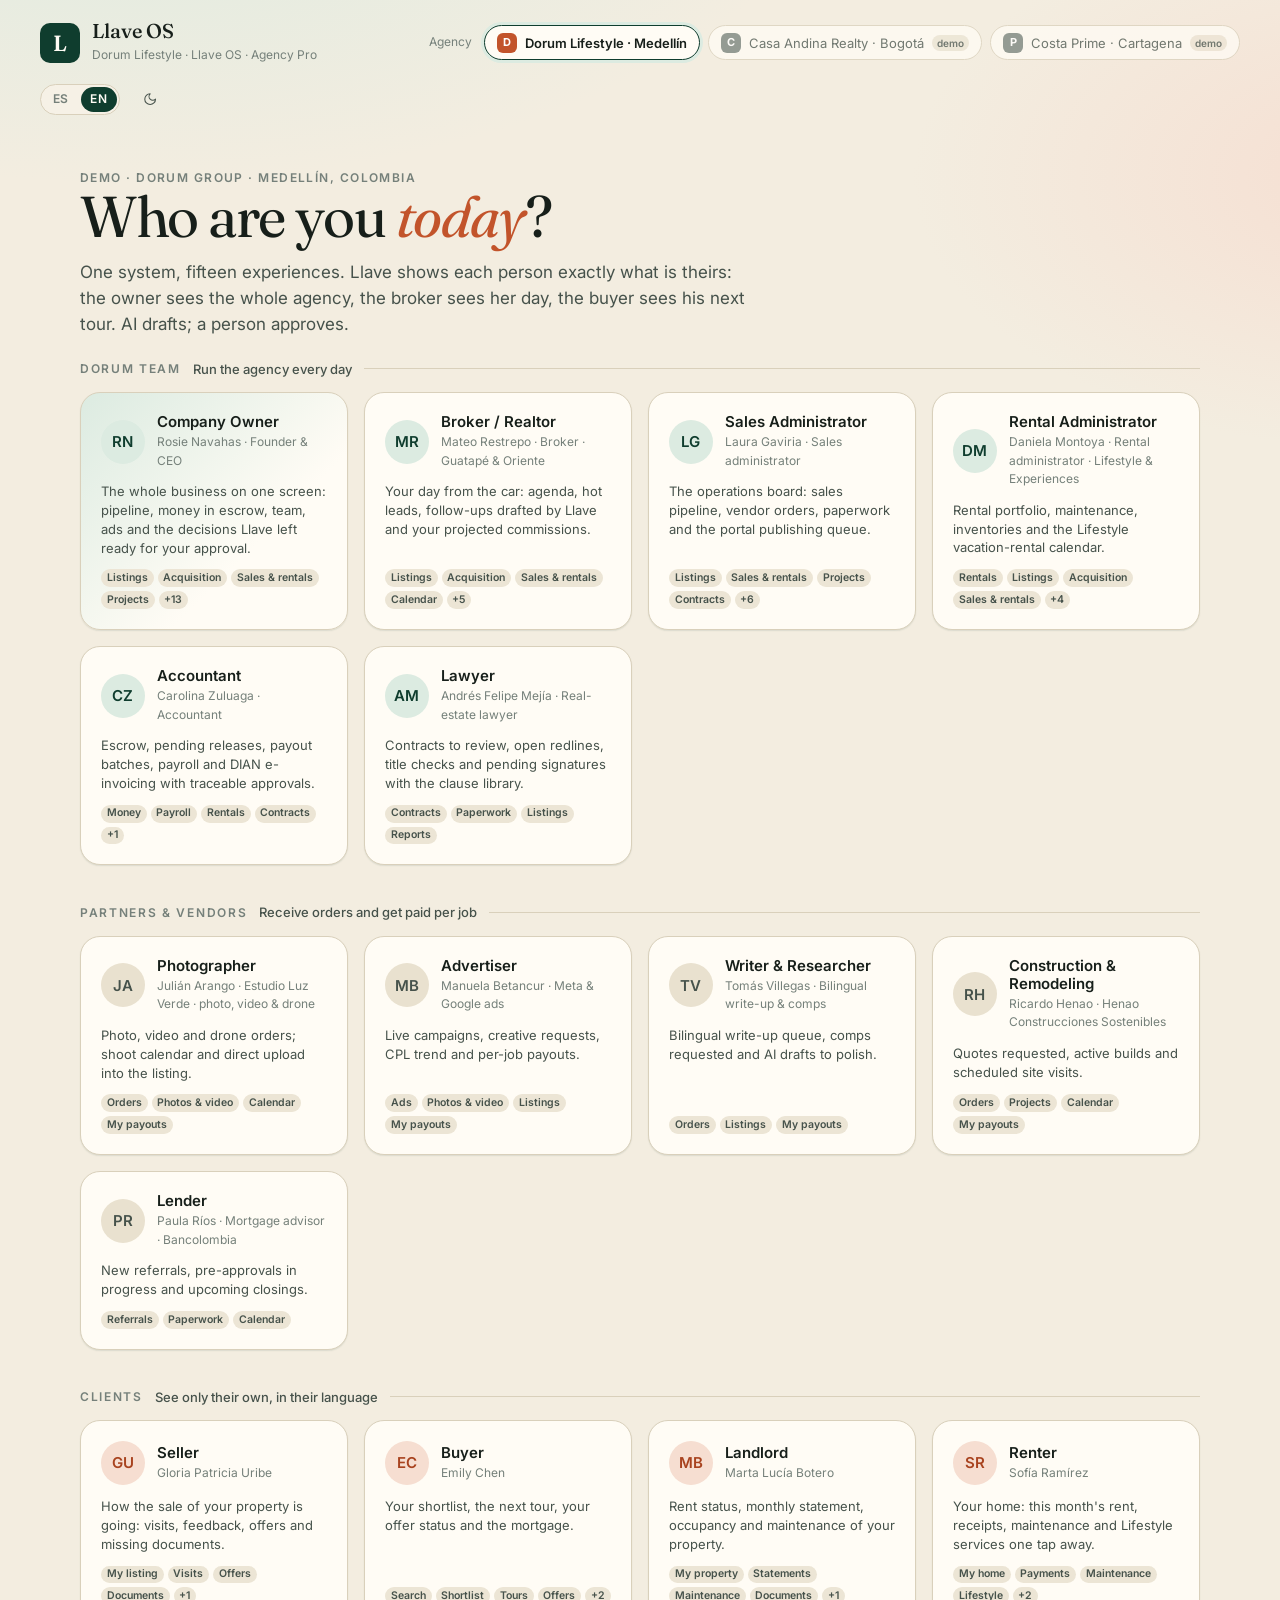
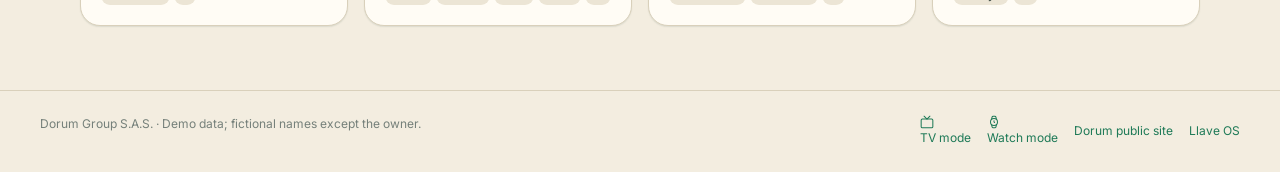
<file: app/index.html>
<!doctype html>
<html lang="es" data-i18n-ui>
<head>
<meta charset="utf-8">
<meta name="viewport" content="width=device-width, initial-scale=1, viewport-fit=cover">
<title>Llave OS · Dorum</title>
<meta name="description" content="Dorum Lifestyle en Llave OS: la app de la agencia con roles, aprobaciones de IA, voz, escrow, contratos y sitio web en un solo sistema.">
<meta name="color-scheme" content="light dark">
<link rel="preconnect" href="https://fonts.googleapis.com">
<link rel="preconnect" href="https://fonts.gstatic.com" crossorigin>
<link href="https://fonts.googleapis.com/css2?family=Inter:wght@400;500;600;700&family=Fraunces:ital,opsz,wght@0,9..144,400;0,9..144,500;0,9..144,600;1,9..144,400&display=swap" rel="stylesheet">
<link rel="stylesheet" href="../assets/tokens.css">
<link rel="stylesheet" href="app.css">
<link rel="icon" href="data:image/svg+xml,%3Csvg xmlns='http://www.w3.org/2000/svg' viewBox='0 0 32 32'%3E%3Crect width='32' height='32' rx='8' fill='%230F3D2E'/%3E%3Ctext x='16' y='22' text-anchor='middle' font-family='Georgia,serif' font-size='18' fill='%23F3EDE0'%3EL%3C/text%3E%3C/svg%3E">
</head>
<body>
<!-- The shell (sidebar + topbar + page, per CONVENTIONS §5a) and the role picker are rendered into #root by app.js
     according to the route (#/ → role picker, #/role/<roleId>/<module>[/<id>] → app shell) and the display mode
     (?mode=tv | watch | phone before the hash). -->
<div id="root" aria-live="polite"></div>
<noscript><p style="padding:2rem;font-family:system-ui">Llave OS necesita JavaScript para funcionar.</p></noscript>

<script src="../assets/data.js"></script>
<script src="../assets/i18n.js"></script>
<script src="app.js"></script>
<script src="modules/core.js"></script>
<script src="modules/sales.js"></script>
<script src="modules/ops.js"></script>
<script src="modules/portals.js"></script>
<script>
  // Router boot happens on DOMContentLoaded inside app.js (after every module has registered).
  // Fallback for browsers that fired the event before app.js attached its listener.
  document.addEventListener('DOMContentLoaded', function () { if (window.LLAVE && !window.LLAVE._booted) { window.LLAVE._booted = true; window.LLAVE.boot(); } });
</script>
</body>
</html>
</file>
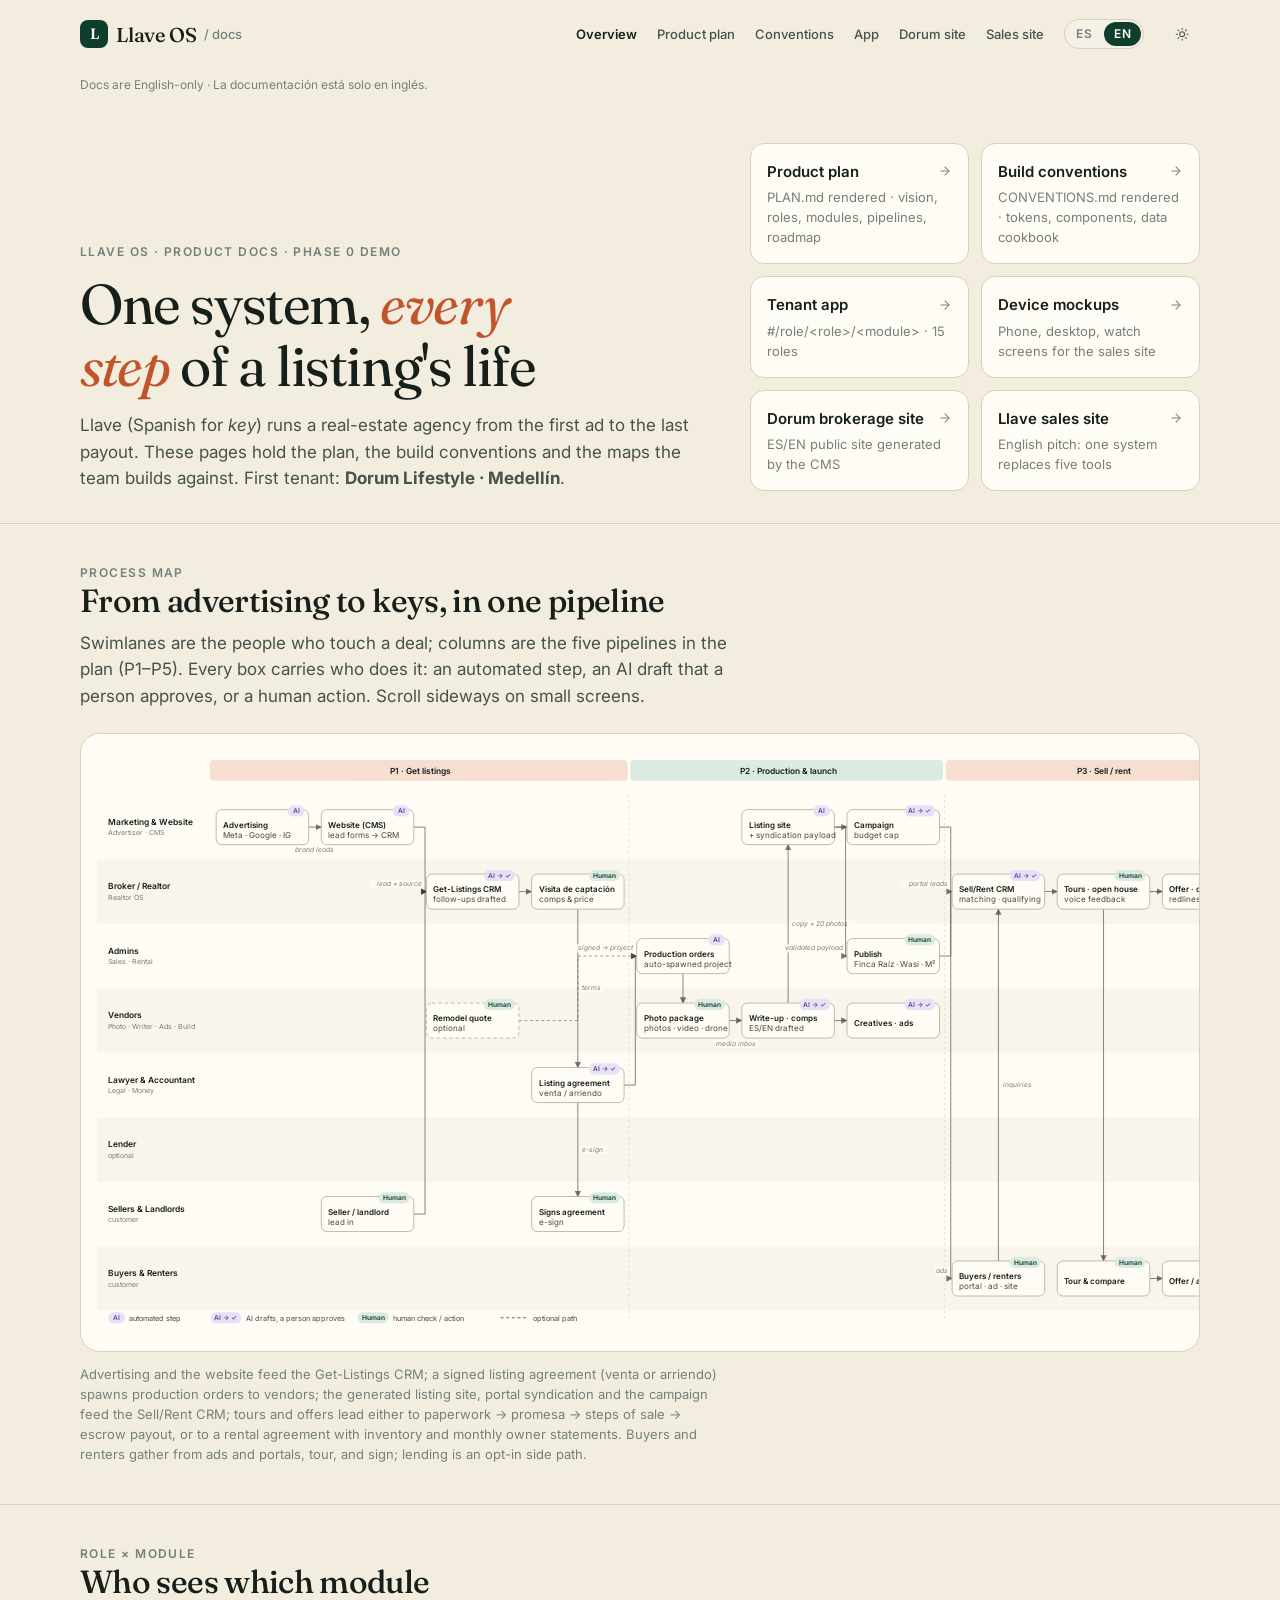
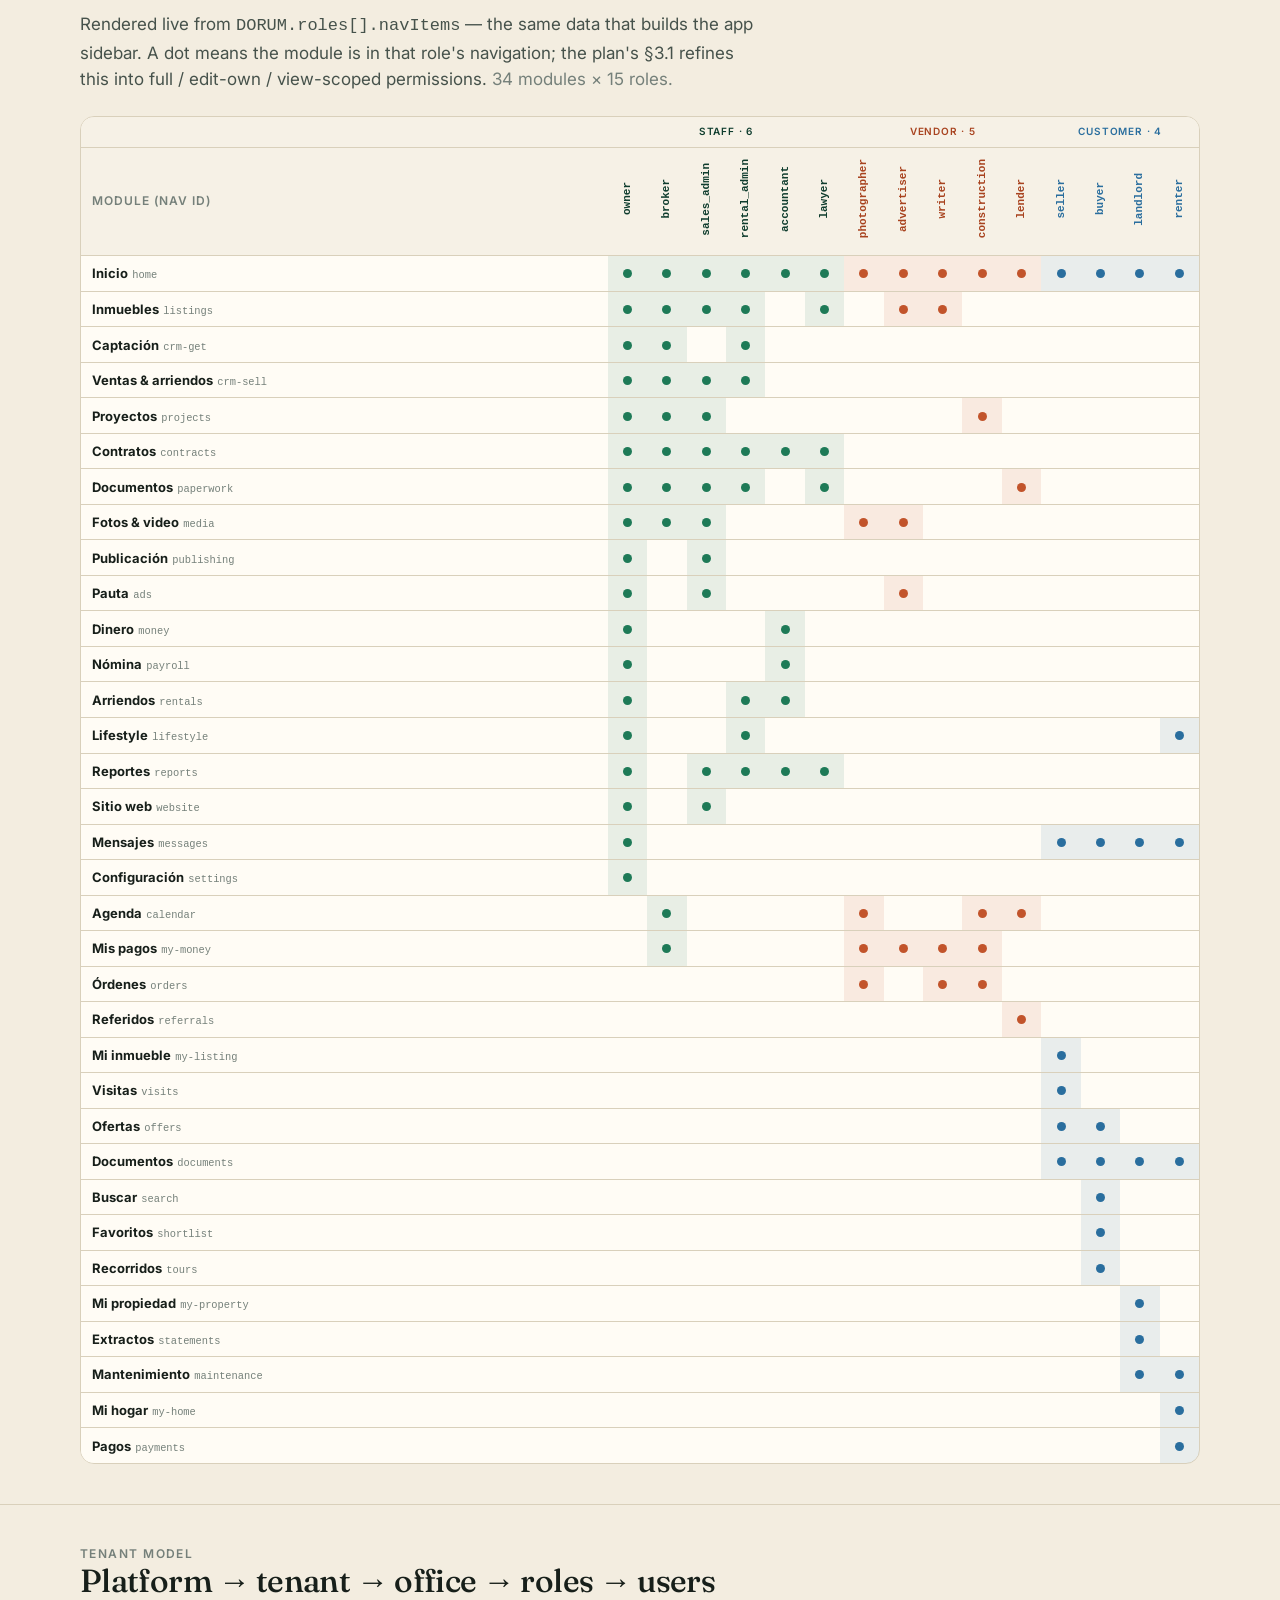
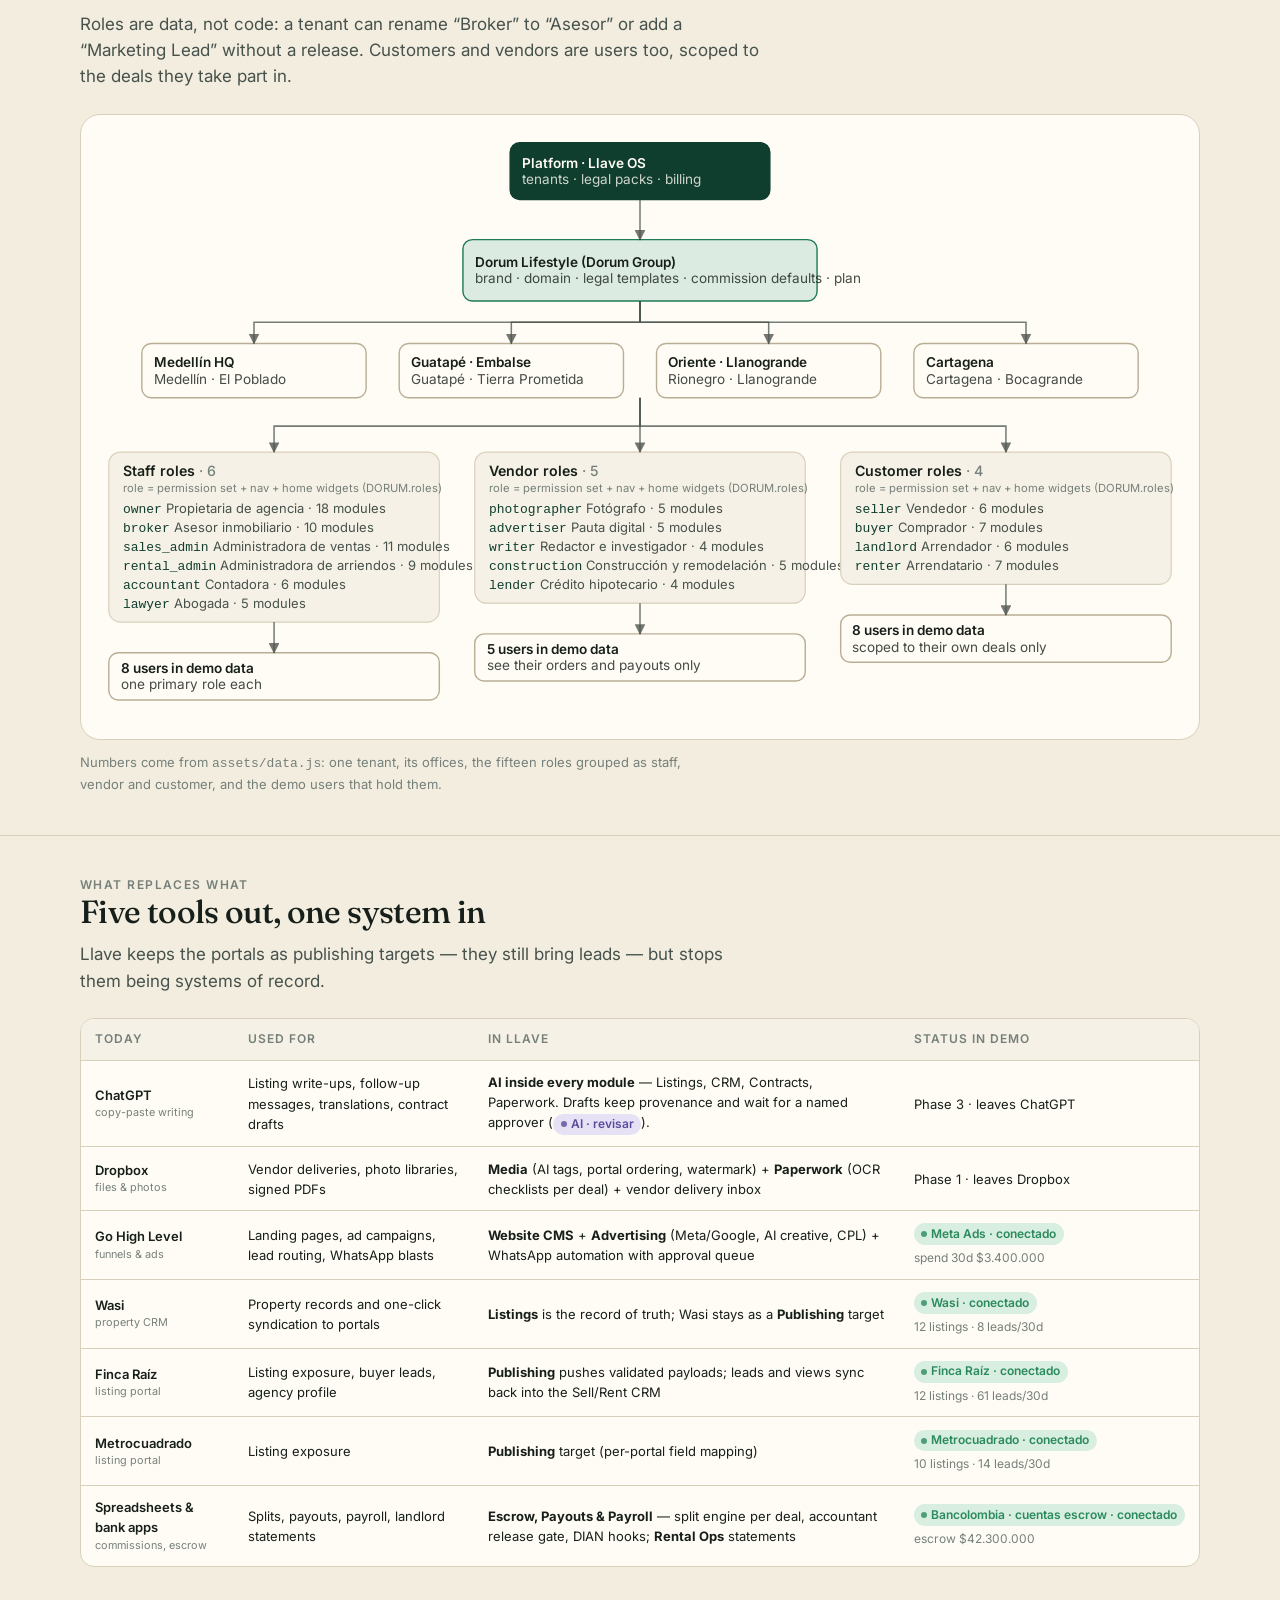
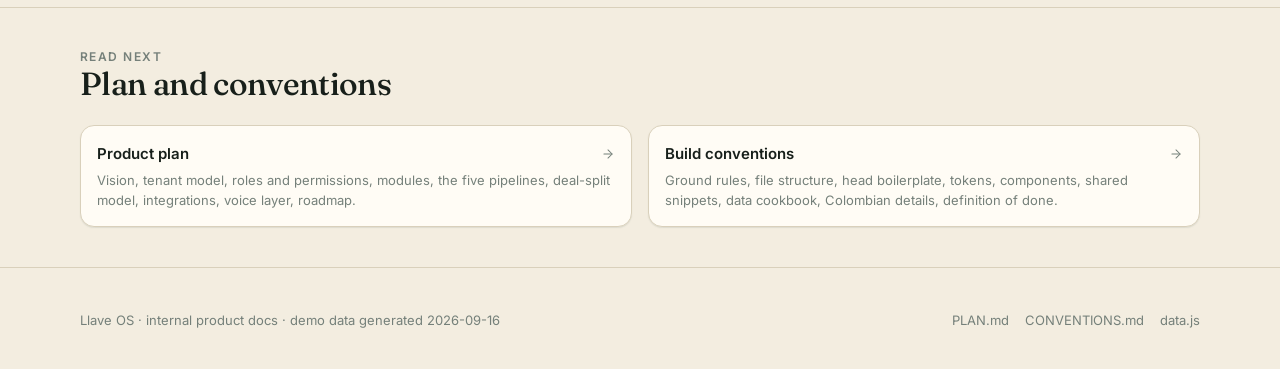
<file: docs/index.html>
<!doctype html>
<html lang="en">
<head>
<meta charset="utf-8">
<meta name="viewport" content="width=device-width, initial-scale=1, viewport-fit=cover">
<title>Llave OS · Docs</title>
<meta name="description" content="Llave OS documentation hub: end-to-end process map, role × module matrix, tenant model, what Llave replaces, links to the product plan and build conventions.">
<meta name="color-scheme" content="light dark">
<link rel="preconnect" href="https://fonts.googleapis.com">
<link rel="preconnect" href="https://fonts.gstatic.com" crossorigin>
<link href="https://fonts.googleapis.com/css2?family=Inter:wght@400;500;600;700&family=Fraunces:ital,opsz,wght@0,9..144,400;0,9..144,500;0,9..144,600;1,9..144,400&display=swap" rel="stylesheet">
<link rel="stylesheet" href="../assets/tokens.css">
<link rel="stylesheet" href="docs.css">
<link rel="icon" href="data:image/svg+xml,%3Csvg xmlns='http://www.w3.org/2000/svg' viewBox='0 0 32 32'%3E%3Crect width='32' height='32' rx='8' fill='%230F3D2E'/%3E%3Ctext x='16' y='22' text-anchor='middle' font-family='Georgia,serif' font-size='18' fill='%23F3EDE0'%3EL%3C/text%3E%3C/svg%3E">
</head>
<body>
<header id="siteHeader"></header>

<section class="container docs-hero">
  <div>
    <p class="eyebrow">Llave OS · product docs · phase 0 demo</p>
    <h1>One system, <em>every step</em> of a listing's life</h1>
    <p class="lead" style="margin-top:var(--s-4)">Llave (Spanish for <em>key</em>) runs a real-estate agency from the first ad to the last payout. These pages hold the plan, the build conventions and the maps the team builds against. First tenant: <b id="tenantName"></b>.</p>
  </div>
  <div class="docs-links" id="quickLinks"></div>
</section>

<section class="docs-section" id="process">
  <div class="container">
    <p class="eyebrow">Process map</p>
    <h2>From advertising to keys, in one pipeline</h2>
    <p class="lead">Swimlanes are the people who touch a deal; columns are the five pipelines in the plan (P1–P5). Every box carries who does it: an automated step, an AI draft that a person approves, or a human action. Scroll sideways on small screens.</p>
    <figure class="diagram">
      <div class="scroll" id="processMap"></div>
      <figcaption>Advertising and the website feed the Get-Listings CRM; a signed listing agreement (venta or arriendo) spawns production orders to vendors; the generated listing site, portal syndication and the campaign feed the Sell/Rent CRM; tours and offers lead either to paperwork → promesa → steps of sale → escrow payout, or to a rental agreement with inventory and monthly owner statements. Buyers and renters gather from ads and portals, tour, and sign; lending is an opt-in side path.</figcaption>
    </figure>
  </div>
</section>

<section class="docs-section" id="matrix">
  <div class="container">
    <p class="eyebrow">Role × module</p>
    <h2>Who sees which module</h2>
    <p class="lead" id="matrixLead">Rendered live from <code>DORUM.roles[].navItems</code> — the same data that builds the app sidebar. A dot means the module is in that role's navigation; the plan's §3.1 refines this into full / edit-own / view-scoped permissions.</p>
    <div class="table-wrap" id="roleMatrix"></div>
  </div>
</section>

<section class="docs-section" id="tenant">
  <div class="container">
    <p class="eyebrow">Tenant model</p>
    <h2>Platform → tenant → office → roles → users</h2>
    <p class="lead">Roles are data, not code: a tenant can rename “Broker” to “Asesor” or add a “Marketing Lead” without a release. Customers and vendors are users too, scoped to the deals they take part in.</p>
    <figure class="diagram">
      <div class="scroll" id="tenantModel"></div>
      <figcaption>Numbers come from <code>assets/data.js</code>: one tenant, its offices, the fifteen roles grouped as staff, vendor and customer, and the demo users that hold them.</figcaption>
    </figure>
  </div>
</section>

<section class="docs-section" id="replaces">
  <div class="container">
    <p class="eyebrow">What replaces what</p>
    <h2>Five tools out, one system in</h2>
    <p class="lead">Llave keeps the portals as publishing targets — they still bring leads — but stops them being systems of record.</p>
    <div class="table-wrap">
      <table class="table" id="replacesTable">
        <thead><tr><th>Today</th><th>Used for</th><th>In Llave</th><th>Status in demo</th></tr></thead>
        <tbody>
          <tr><td class="rep-tool">ChatGPT<small>copy-paste writing</small></td><td>Listing write-ups, follow-up messages, translations, contract drafts</td><td><b>AI inside every module</b> — Listings, CRM, Contracts, Paperwork. Drafts keep provenance and wait for a named approver (<span class="badge badge-ai">AI · revisar</span>).</td><td data-int="none">Phase 3 · leaves ChatGPT</td></tr>
          <tr><td class="rep-tool">Dropbox<small>files & photos</small></td><td>Vendor deliveries, photo libraries, signed PDFs</td><td><b>Media</b> (AI tags, portal ordering, watermark) + <b>Paperwork</b> (OCR checklists per deal) + vendor delivery inbox</td><td data-int="none">Phase 1 · leaves Dropbox</td></tr>
          <tr><td class="rep-tool">Go High Level<small>funnels & ads</small></td><td>Landing pages, ad campaigns, lead routing, WhatsApp blasts</td><td><b>Website CMS</b> + <b>Advertising</b> (Meta/Google, AI creative, CPL) + WhatsApp automation with approval queue</td><td data-int="metaAds">Phase 3 · leaves GHL</td></tr>
          <tr><td class="rep-tool">Wasi<small>property CRM</small></td><td>Property records and one-click syndication to portals</td><td><b>Listings</b> is the record of truth; Wasi stays as a <b>Publishing</b> target</td><td data-int="wasi"></td></tr>
          <tr><td class="rep-tool">Finca Raíz<small>listing portal</small></td><td>Listing exposure, buyer leads, agency profile</td><td><b>Publishing</b> pushes validated payloads; leads and views sync back into the Sell/Rent CRM</td><td data-int="fincaRaiz"></td></tr>
          <tr><td class="rep-tool">Metrocuadrado<small>listing portal</small></td><td>Listing exposure</td><td><b>Publishing</b> target (per-portal field mapping)</td><td data-int="metrocuadrado"></td></tr>
          <tr><td class="rep-tool">Spreadsheets & bank apps<small>commissions, escrow</small></td><td>Splits, payouts, payroll, landlord statements</td><td><b>Escrow, Payouts & Payroll</b> — split engine per deal, accountant release gate, DIAN hooks; <b>Rental Ops</b> statements</td><td data-int="bancolombia"></td></tr>
        </tbody>
      </table>
    </div>
  </div>
</section>

<section class="docs-section" id="conventions">
  <div class="container">
    <p class="eyebrow">Read next</p>
    <h2>Plan and conventions</h2>
    <div class="grid grid-2" style="margin-top:var(--s-6)">
      <a class="card docs-link" href="plan.html"><b>Product plan <svg viewBox="0 0 24 24" fill="none" stroke="currentColor" stroke-width="1.75" stroke-linecap="round" stroke-linejoin="round" aria-hidden="true"><path d="M5 12h14"/><path d="m12 5 7 7-7 7"/></svg></b><span>Vision, tenant model, roles and permissions, modules, the five pipelines, deal-split model, integrations, voice layer, roadmap.</span></a>
      <a class="card docs-link" href="conventions.html"><b>Build conventions <svg viewBox="0 0 24 24" fill="none" stroke="currentColor" stroke-width="1.75" stroke-linecap="round" stroke-linejoin="round" aria-hidden="true"><path d="M5 12h14"/><path d="m12 5 7 7-7 7"/></svg></b><span>Ground rules, file structure, head boilerplate, tokens, components, shared snippets, data cookbook, Colombian details, definition of done.</span></a>
    </div>
  </div>
</section>

<footer id="siteFooter"></footer>

<script src="../assets/data.js"></script>
<script src="../assets/i18n.js"></script>
<script src="docs.js"></script>
<script>
(function () {
  var D = window.DORUM, X = window.DOCS;
  X.chrome('Overview');
  document.getElementById('tenantName').textContent = D.tenant.name + ' · ' + D.tenant.hq.city;
  var links = [
    ['plan.html', 'Product plan', 'PLAN.md rendered · vision, roles, modules, pipelines, roadmap'],
    ['conventions.html', 'Build conventions', 'CONVENTIONS.md rendered · tokens, components, data cookbook'],
    ['../app/index.html#/role/owner/home', 'Tenant app', '#/role/<role>/<module> · ' + D.roles.length + ' roles'],
    ['../mockups/', 'Device mockups', 'Phone, desktop, watch screens for the sales site'],
    ['../dorum/index.html', 'Dorum brokerage site', 'ES/EN public site generated by the CMS'],
    ['../index.html', 'Llave sales site', 'English pitch: one system replaces five tools']
  ];
  document.getElementById('quickLinks').innerHTML = links.map(function (l) { return '<a class="docs-link" href="' + l[0] + '"><b>' + l[1] + '<svg viewBox="0 0 24 24" fill="none" stroke="currentColor" stroke-width="1.75" stroke-linecap="round" stroke-linejoin="round" aria-hidden="true"><path d="M5 12h14"/><path d="m12 5 7 7-7 7"/></svg></b><span>' + X.esc(l[2]) + '</span></a>'; }).join('');
  X.processMap(document.getElementById('processMap'));
  var m = X.roleMatrix(document.getElementById('roleMatrix'));
  document.getElementById('matrixLead').insertAdjacentHTML('beforeend', ' <span class="muted">' + m.modules + ' modules × ' + m.roles + ' roles.</span>');
  X.tenantModel(document.getElementById('tenantModel'));
  document.querySelectorAll('#replacesTable td[data-int]').forEach(function (td) {
    var it = D.byId(D.integrations, td.dataset.int);
    if (!it) return;
    var extra = it.listings ? it.listings + ' listings · ' + (it.leads30d || 0) + ' leads/30d' : it.spend30d ? 'spend 30d ' + D.fmtCOP(it.spend30d) : it.balance ? 'escrow ' + D.fmtCOP(it.balance) : '';
    td.innerHTML = '<span class="badge badge-status" data-status="' + (it.status === 'conectado' ? 'activo' : 'pendiente') + '">' + X.esc(it.name) + ' · ' + it.status + '</span>' + (extra ? '<div class="xs muted" style="margin-top:4px">' + extra + '</div>' : '') + (td.textContent && td.textContent.trim() && !it.listings ? '' : '');
  });
})();
</script>
</body>
</html>
</file>
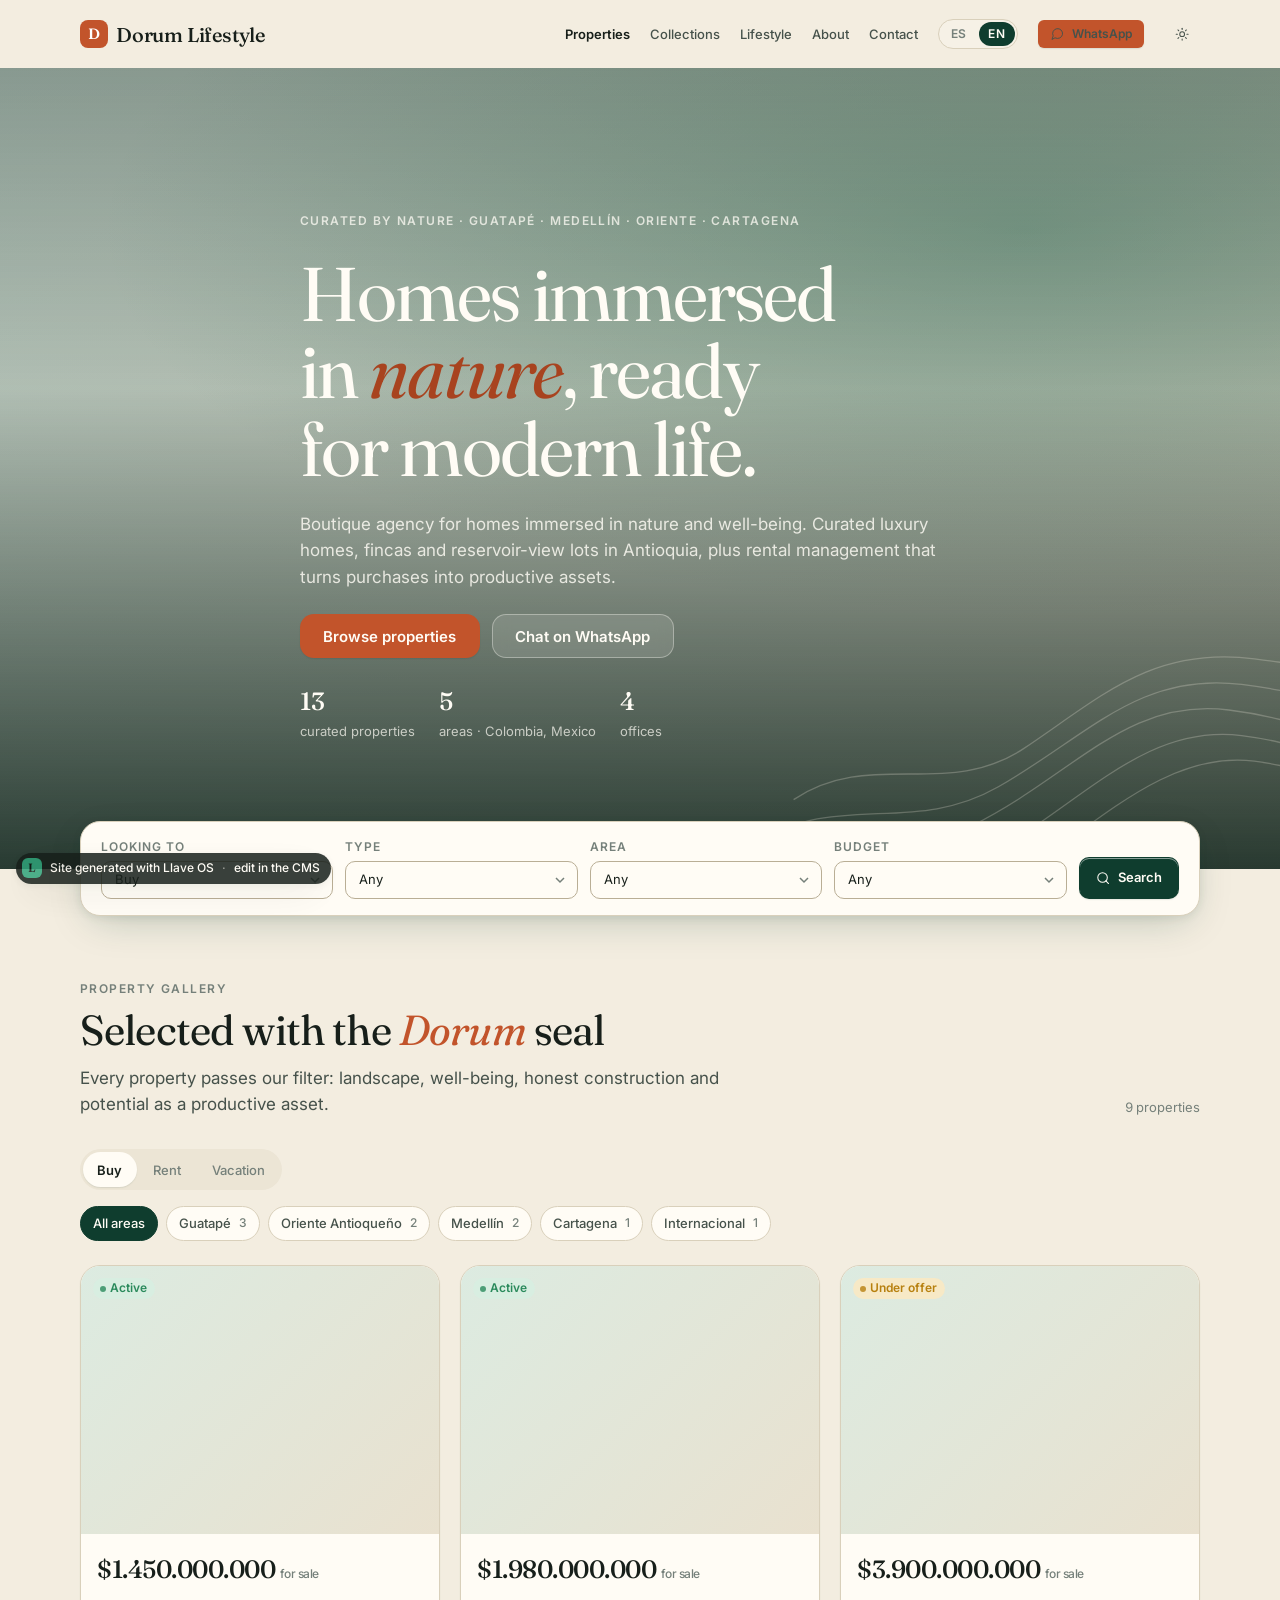
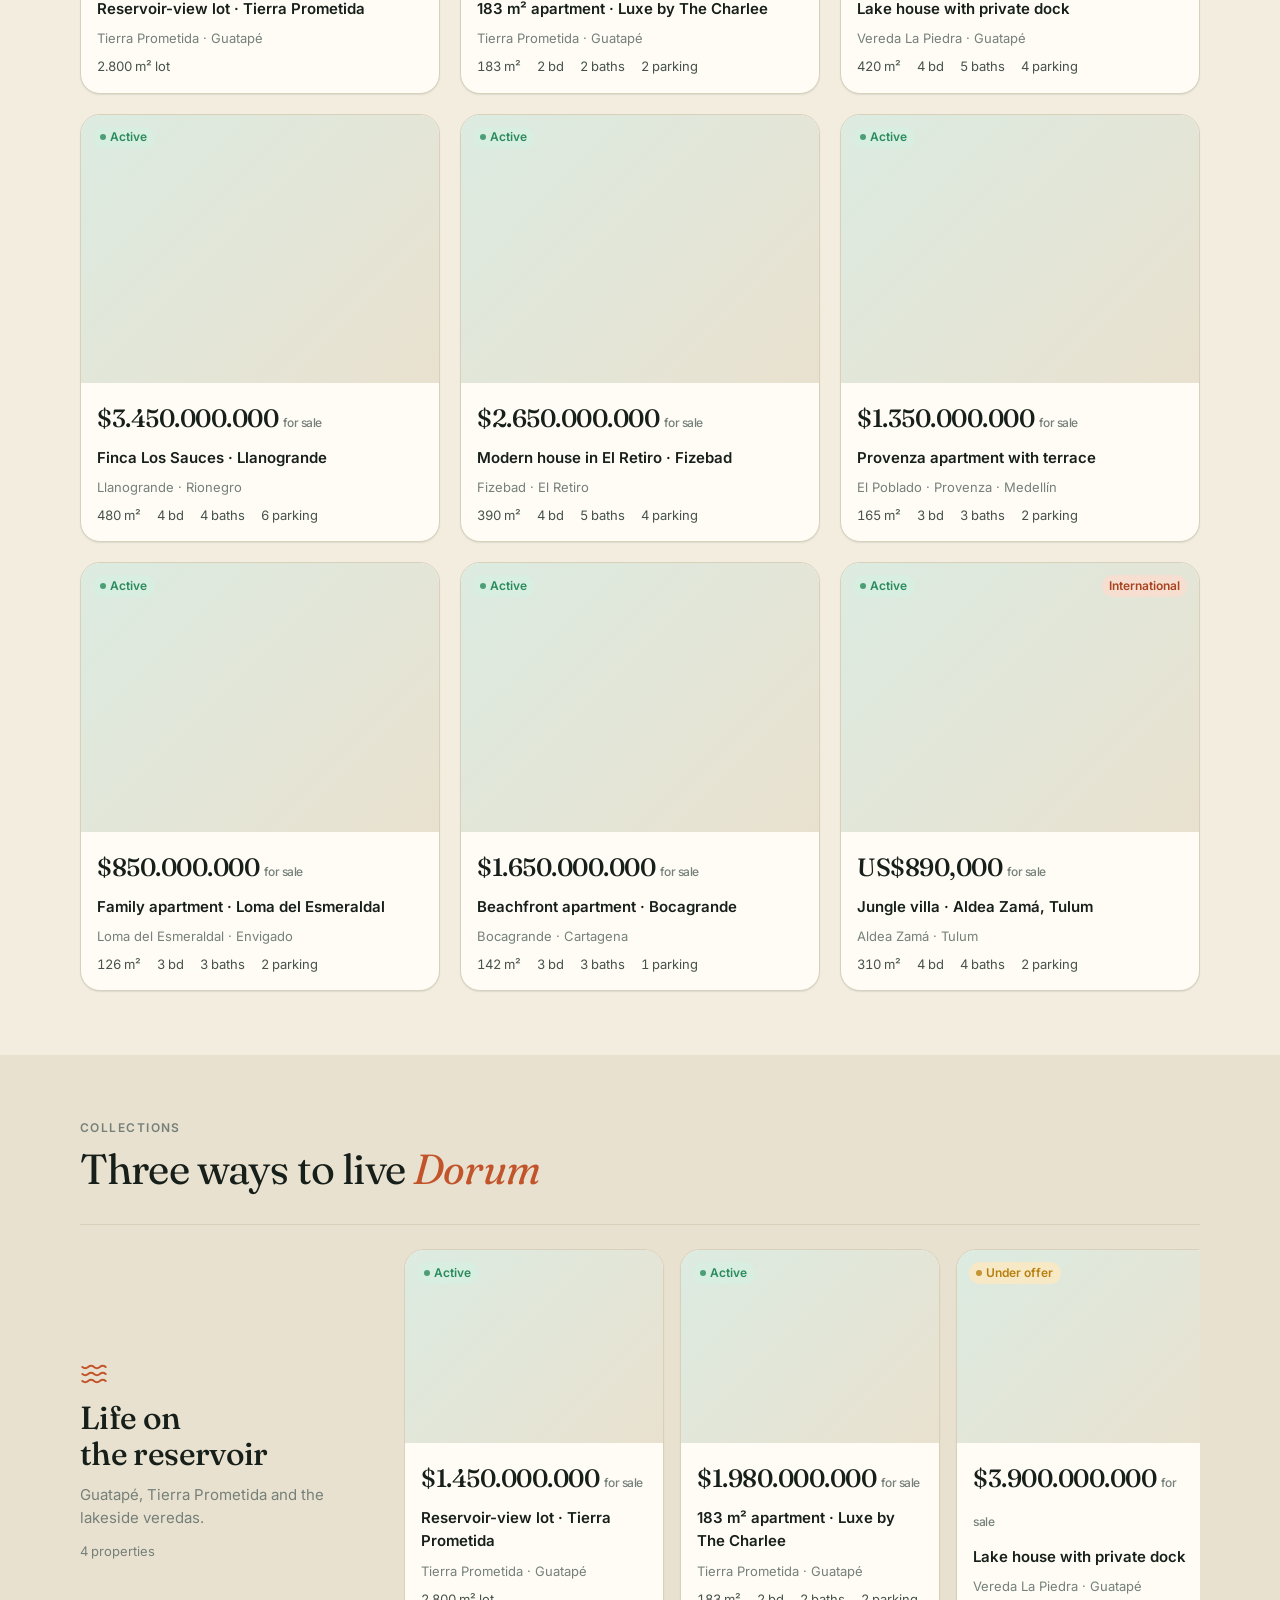
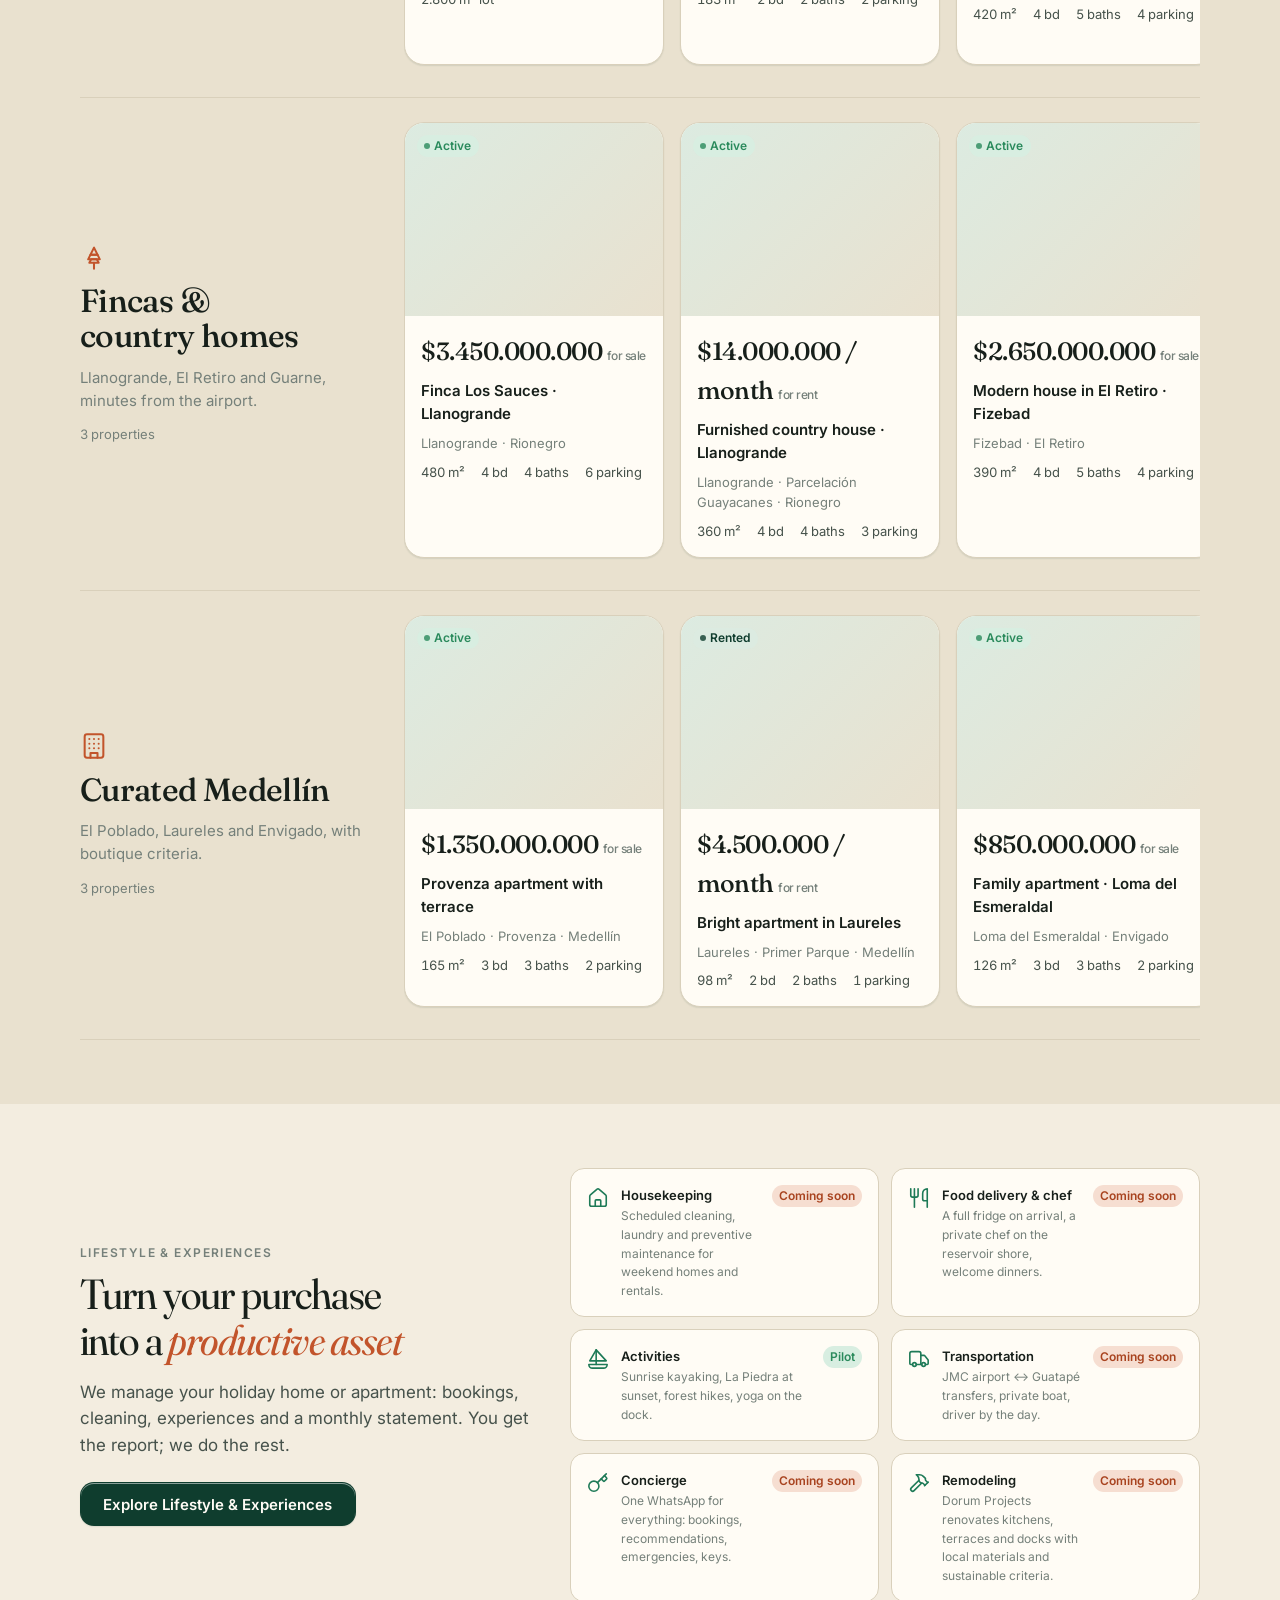
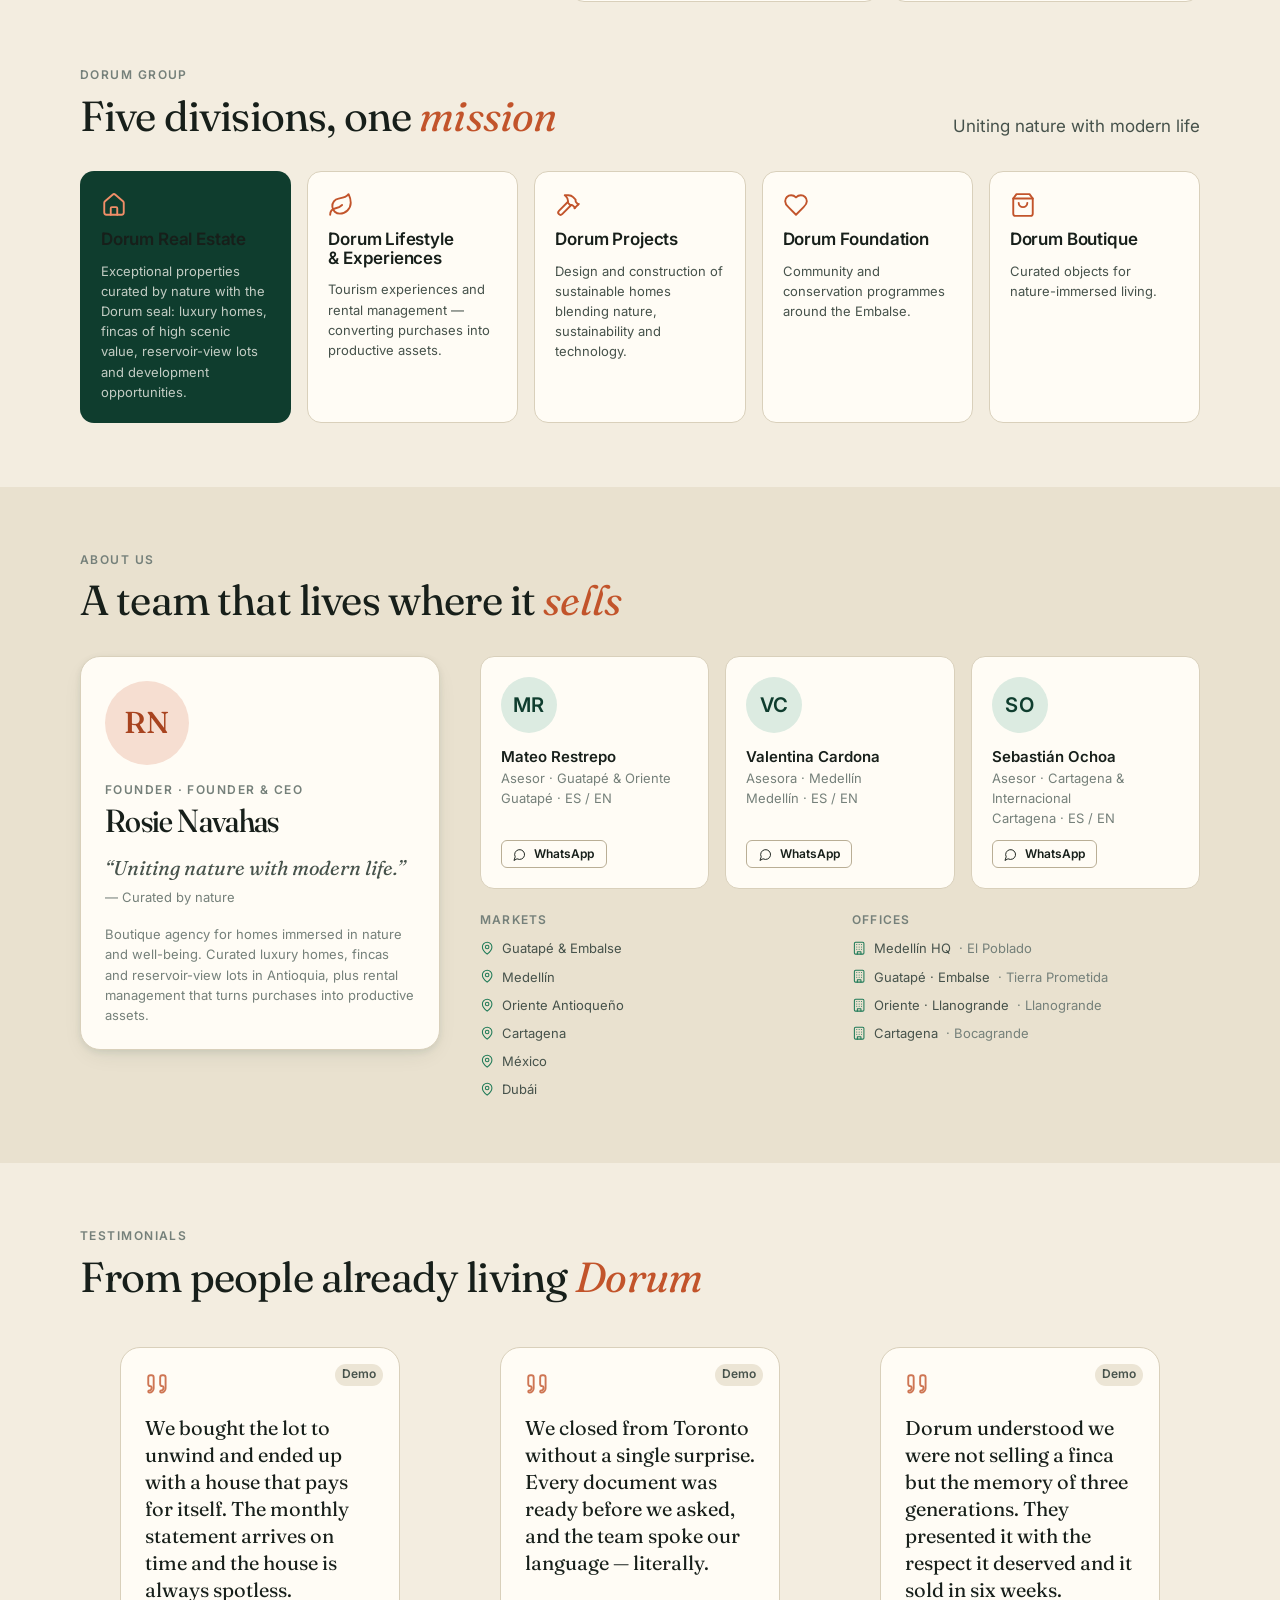
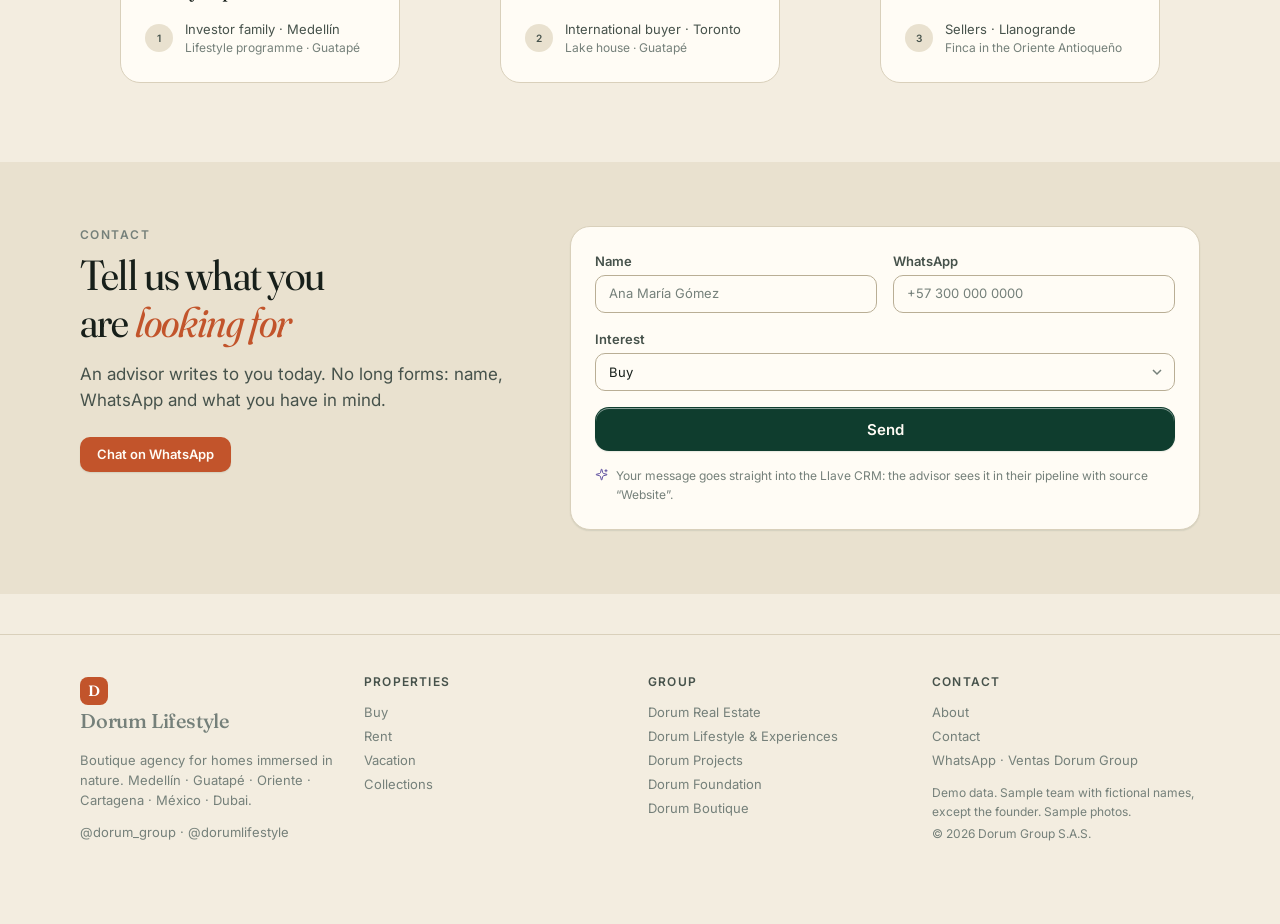
<file: dorum/index.html>
<!doctype html>
<html lang="es">
<head>
<meta charset="utf-8">
<meta name="viewport" content="width=device-width, initial-scale=1, viewport-fit=cover">
<title>Dorum Lifestyle · Hogares inmersos en la naturaleza</title>
<meta name="description" content="Dorum Lifestyle: casas de lago, fincas, lotes con vista al embalse y apartamentos curados en Guatapé, Oriente Antioqueño, Medellín y Cartagena. Sitio generado con Llave OS.">
<meta name="color-scheme" content="light dark">
<link rel="preconnect" href="https://fonts.googleapis.com">
<link rel="preconnect" href="https://fonts.gstatic.com" crossorigin>
<link href="https://fonts.googleapis.com/css2?family=Inter:wght@400;500;600;700&family=Fraunces:ital,opsz,wght@0,9..144,400;0,9..144,500;0,9..144,600;1,9..144,400&display=swap" rel="stylesheet">
<link rel="stylesheet" href="../assets/tokens.css">
<link rel="stylesheet" href="site.css">
<link rel="icon" href="data:image/svg+xml,%3Csvg xmlns='http://www.w3.org/2000/svg' viewBox='0 0 32 32'%3E%3Crect width='32' height='32' rx='8' fill='%23C2542B'/%3E%3Ctext x='16' y='22' text-anchor='middle' font-family='Georgia,serif' font-size='18' fill='%23FFFCF5'%3ED%3C/text%3E%3C/svg%3E">
</head>
<body>

<header id="siteHeader"></header>

<!-- Hero -->
<section class="dz-hero" id="inicio">
  <img class="dz-hero-img" src="https://images.unsplash.com/photo-1500530855697-b586d89ba3ee?auto=format&fit=crop&w=2000&q=80" alt="Embalse de Guatapé al amanecer, con niebla entre las montañas" fetchpriority="high">
  <svg class="dz-hero-topo" viewBox="0 0 600 400" fill="none" stroke="currentColor" stroke-width="1" aria-hidden="true">
    <path d="M40 300c80-60 140-20 220-60s120-100 200-90 120 40 140 80"/>
    <path d="M20 340c90-70 160-30 240-70s130-110 210-100 130 50 150 90"/>
    <path d="M0 380c100-80 180-40 260-80s140-120 220-110 140 60 160 100"/>
    <path d="M80 260c70-50 130-10 200-50s110-90 190-80 110 30 130 70"/>
    <path d="M120 220c60-40 120 0 180-40s100-80 180-70 100 20 120 60"/>
  </svg>
  <div class="container dz-hero-inner">
    <p class="eyebrow" data-i18n="hero.eyebrow"></p>
    <h1 class="display-hero" data-i18n="hero.title"></h1>
    <p class="lead" id="heroLead"></p>
    <div class="dz-hero-ctas">
      <a class="btn btn-accent btn-lg" href="#inmuebles" data-i18n="hero.cta1"></a>
      <a class="btn btn-secondary btn-lg" id="heroWa" href="#" target="_blank" rel="noopener" data-i18n="hero.cta2"></a>
    </div>
    <div class="dz-hero-meta" id="heroMeta"></div>
  </div>
</section>

<!-- Quick search -->
<div class="container dz-search-wrap">
  <form class="card dz-search" id="quickSearch" autocomplete="off">
    <label class="field"><span class="label" data-i18n="search.op"></span>
      <select class="select" id="qOp">
        <option value="buy" data-i18n="search.buy"></option>
        <option value="rent" data-i18n="search.rent"></option>
        <option value="stay" data-i18n="search.stay"></option>
      </select></label>
    <label class="field"><span class="label" data-i18n="search.type"></span><select class="select" id="qType"></select></label>
    <label class="field"><span class="label" data-i18n="search.zone"></span><select class="select" id="qZone"></select></label>
    <label class="field"><span class="label" data-i18n="search.budget"></span><select class="select" id="qBudget"></select></label>
    <button type="submit" class="btn btn-primary" id="qGo"></button>
  </form>
</div>

<!-- Gallery -->
<section class="container section" id="inmuebles">
  <div class="dz-section-head">
    <div>
      <p class="eyebrow" data-i18n="gal.eyebrow"></p>
      <h2 data-i18n="gal.title"></h2>
      <p class="lead" data-i18n="gal.lead"></p>
    </div>
    <span class="dz-count" id="galCount"></span>
  </div>
  <div class="dz-filters">
    <div class="tabs tabs-pill" role="tablist" id="galTabs">
      <button type="button" class="tab is-active" role="tab" data-mode="buy" data-i18n="gal.buy"></button>
      <button type="button" class="tab" role="tab" data-mode="rent" data-i18n="gal.rent"></button>
      <button type="button" class="tab" role="tab" data-mode="stay" data-i18n="gal.stay"></button>
    </div>
    <div class="dz-chips" id="galZones"></div>
  </div>
  <div class="dz-grid" id="galGrid"></div>
</section>

<!-- Collections -->
<section class="band-sand dz-band" id="colecciones">
  <div class="container">
    <div class="dz-section-head">
      <div>
        <p class="eyebrow" data-i18n="col.eyebrow"></p>
        <h2 data-i18n="col.title"></h2>
      </div>
    </div>
    <div id="collections"></div>
  </div>
</section>

<!-- Lifestyle teaser -->
<section class="container section" id="lifestyle">
  <div class="dz-ls">
    <div>
      <p class="eyebrow" data-i18n="ls.eyebrow"></p>
      <h2 class="display" style="font-size:clamp(1.75rem,3.6vw,var(--fs-3xl));font-weight:400;margin-top:var(--s-2)" data-i18n="ls.title"></h2>
      <p class="lead" style="margin-top:var(--s-4)" data-i18n="ls.lead"></p>
      <div class="row" style="margin-top:var(--s-6)">
        <a class="btn btn-primary btn-lg" href="lifestyle.html" data-i18n="ls.cta"></a>
      </div>
    </div>
    <div class="dz-ls-services" id="lsServices"></div>
  </div>
</section>

<!-- Divisions -->
<section class="container section" id="divisiones" style="padding-top:0">
  <div class="dz-section-head">
    <div>
      <p class="eyebrow" data-i18n="div.eyebrow"></p>
      <h2 data-i18n="div.title"></h2>
    </div>
    <p class="lead" id="divTag" style="max-width:36ch;text-align:right"></p>
  </div>
  <div class="dz-divisions" id="divisions"></div>
</section>

<!-- Team -->
<section class="band-sand dz-band" id="nosotros">
  <div class="container">
    <div class="dz-section-head">
      <div>
        <p class="eyebrow" data-i18n="team.eyebrow"></p>
        <h2 data-i18n="team.title"></h2>
      </div>
    </div>
    <div class="dz-team">
      <div class="dz-owner" id="ownerCard"></div>
      <div>
        <div class="dz-brokers" id="brokers"></div>
        <div class="dz-facts">
          <div><h4 data-i18n="team.markets"></h4><ul id="markets"></ul></div>
          <div><h4 data-i18n="team.offices"></h4><ul id="offices"></ul></div>
        </div>
      </div>
    </div>
  </div>
</section>

<!-- Testimonials -->
<section class="container section" id="testimonios">
  <div class="dz-section-head">
    <div>
      <p class="eyebrow" data-i18n="test.eyebrow"></p>
      <h2 data-i18n="test.title"></h2>
    </div>
  </div>
  <div class="dz-testimonials" id="testimonials"></div>
</section>

<!-- Contact -->
<section class="band-sand dz-band" id="contacto">
  <div class="container dz-contact">
    <div>
      <p class="eyebrow" data-i18n="ct.eyebrow"></p>
      <h2 class="display" style="font-size:clamp(1.75rem,3.6vw,var(--fs-3xl));font-weight:400;margin-top:var(--s-2)" data-i18n="ct.title"></h2>
      <p class="lead" style="margin-top:var(--s-4)" data-i18n="ct.lead"></p>
      <div class="row" style="margin-top:var(--s-6)">
        <a class="btn btn-accent" id="contactWa" href="#" target="_blank" rel="noopener" data-i18n="hero.cta2"></a>
      </div>
    </div>
    <form class="card dz-form" id="contactForm">
      <label class="field"><span class="label" data-i18n="ct.name"></span><input class="input" id="cName" required placeholder="Ana María Gómez"></label>
      <label class="field"><span class="label" data-i18n="ct.wa"></span><input class="input" id="cWa" required inputmode="tel" placeholder="+57 300 000 0000"></label>
      <label class="field span-2"><span class="label" data-i18n="ct.interest"></span>
        <select class="select" id="cInterest">
          <option data-i18n="ct.i1"></option><option data-i18n="ct.i2"></option><option data-i18n="ct.i3"></option><option data-i18n="ct.i4"></option><option data-i18n="ct.i5"></option>
        </select></label>
      <button type="submit" class="btn btn-primary btn-lg span-2" data-i18n="ct.send"></button>
      <p class="dz-form-note span-2" id="formNote"></p>
    </form>
  </div>
</section>

<footer id="siteFooter"></footer>

<script src="../assets/data.js"></script>
<script src="../assets/i18n.js"></script>
<script src="site.js"></script>
<script>
(function () {
  var D = window.DORUM, S = window.SITE;
  S.renderChrome({ home: true, active: 'inmuebles' });

  /* ---- hero ---- */
  var waHello = S.wa('Hola Dorum, vi el sitio y quiero conocer inmuebles en Guatapé.');
  document.getElementById('heroWa').href = waHello;
  document.getElementById('contactWa').href = waHello;
  var pub = S.publicListings();
  var zonesCount = {}; pub.forEach(function (l) { zonesCount[S.zoneOf(l)] = 1; });
  function renderHero() {
    var en = S.lang === 'en';
    document.getElementById('heroLead').textContent = en ? D.tenant.positioning : D.tenant.positioningEs;
    document.getElementById('heroMeta').innerHTML =
      '<div><b>' + pub.length + '</b>' + (en ? 'curated properties' : 'inmuebles curados') + '</div>' +
      '<div><b>' + Object.keys(zonesCount).length + '</b>' + (en ? 'areas · Colombia, Mexico' : 'zonas · Colombia, México') + '</div>' +
      '<div><b>' + D.tenant.offices.length + '</b>' + (en ? 'offices' : 'oficinas') + '</div>';
  }

  /* ---- filters state ---- */
  var state = { mode: 'buy', zone: 'all', type: 'all', budget: 'all' };
  var TYPES = ['apartamento', 'casa', 'finca', 'lote', 'penthouse', 'oficina'];
  var BUDGETS = {
    buy: [['all', 'Cualquiera', 'Any'], ['0-1000', 'Hasta $1.000 M', 'Up to $1.000 M'], ['1000-2000', '$1.000 – 2.000 M', '$1.000 – 2.000 M'], ['2000-3500', '$2.000 – 3.500 M', '$2.000 – 3.500 M'], ['3500-', 'Más de $3.500 M', 'Over $3.500 M']],
    rent: [['all', 'Cualquiera', 'Any'], ['0-5', 'Hasta $5 M / mes', 'Up to $5 M / mo'], ['5-10', '$5 – 10 M / mes', '$5 – 10 M / mo'], ['10-', 'Más de $10 M / mes', 'Over $10 M / mo']],
    stay: [['all', 'Cualquiera', 'Any'], ['0-1.5', 'Hasta $1,5 M / noche', 'Up to $1.5 M / night'], ['1.5-', 'Más de $1,5 M / noche', 'Over $1.5 M / night']]
  };
  var qOp = document.getElementById('qOp'), qType = document.getElementById('qType'), qZone = document.getElementById('qZone'), qBudget = document.getElementById('qBudget');

  function fillSelects() {
    qType.innerHTML = '<option value="all">' + S.t('search.any') + '</option>' + TYPES.map(function (t) { return '<option value="' + t + '">' + D.typeLabel(t) + '</option>'; }).join('');
    qZone.innerHTML = '<option value="all">' + S.t('search.any') + '</option>' + S.ZONES.map(function (z) { return '<option value="' + z.id + '">' + z.label + '</option>'; }).join('');
    qBudget.innerHTML = BUDGETS[state.mode].map(function (b) { return '<option value="' + b[0] + '">' + (S.lang === 'en' ? b[2] : b[1]) + '</option>'; }).join('');
    qOp.value = state.mode; qType.value = state.type; qZone.value = state.zone; qBudget.value = state.budget;
    document.getElementById('qGo').innerHTML = S.icon('search') + ' ' + S.t('search.go');
  }

  function inBudget(l) {
    if (state.budget === 'all') return true;
    var parts = state.budget.split('-'), lo = parseFloat(parts[0]) || 0, hi = parts[1] === '' ? Infinity : parseFloat(parts[1]);
    var v = S.priceCOP(l) / (state.mode === 'buy' ? 1e6 : 1e6);
    return v >= lo && v < hi;
  }
  function filtered() {
    return pub.filter(function (l) {
      return S.modeOf(l) === state.mode && (state.zone === 'all' || S.zoneOf(l) === state.zone) && (state.type === 'all' || l.type === state.type) && inBudget(l);
    });
  }
  function renderGallery() {
    var list = filtered();
    var grid = document.getElementById('galGrid');
    grid.innerHTML = list.length ? list.map(S.listingCard).join('') :
      '<div class="dz-empty">' + S.icon('leaf') + '<p>' + S.t('gal.empty') + '</p><button type="button" class="btn btn-secondary" id="clearBtn">' + S.t('gal.clear') + '</button></div>';
    var clr = document.getElementById('clearBtn'); if (clr) clr.onclick = function () { state.zone = 'all'; state.type = 'all'; state.budget = 'all'; fillSelects(); renderZones(); renderGallery(); };
    document.getElementById('galCount').textContent = list.length + (S.lang === 'en' ? (list.length === 1 ? ' property' : ' properties') : (list.length === 1 ? ' inmueble' : ' inmuebles'));
    document.querySelectorAll('#galTabs .tab').forEach(function (t) { t.classList.toggle('is-active', t.dataset.mode === state.mode); t.setAttribute('aria-selected', t.dataset.mode === state.mode); });
  }
  function renderZones() {
    var counts = {}; pub.forEach(function (l) { if (S.modeOf(l) === state.mode) { var z = S.zoneOf(l); counts[z] = (counts[z] || 0) + 1; } });
    var el = document.getElementById('galZones');
    el.innerHTML = '<button type="button" class="chip' + (state.zone === 'all' ? ' is-active' : '') + '" data-zone="all">' + S.t('gal.all') + '</button>' +
      S.ZONES.map(function (z) { return '<button type="button" class="chip' + (state.zone === z.id ? ' is-active' : '') + '" data-zone="' + z.id + '"' + (counts[z.id] ? '' : ' style="opacity:.55"') + '>' + z.label + ' <span class="xs muted">' + (counts[z.id] || 0) + '</span></button>'; }).join('');
    el.querySelectorAll('.chip').forEach(function (c) { c.onclick = function () { state.zone = c.dataset.zone; qZone.value = state.zone; renderZones(); renderGallery(); }; });
  }
  document.querySelectorAll('#galTabs .tab').forEach(function (t) {
    t.addEventListener('click', function () { state.mode = t.dataset.mode; state.budget = 'all'; fillSelects(); renderZones(); renderGallery(); });
  });
  qOp.addEventListener('change', function () { state.mode = qOp.value; state.budget = 'all'; fillSelects(); renderZones(); renderGallery(); });
  qType.addEventListener('change', function () { state.type = qType.value; renderGallery(); });
  qZone.addEventListener('change', function () { state.zone = qZone.value; renderZones(); renderGallery(); });
  qBudget.addEventListener('change', function () { state.budget = qBudget.value; renderGallery(); });
  document.getElementById('quickSearch').addEventListener('submit', function (e) {
    e.preventDefault(); renderGallery();
    document.getElementById('inmuebles').scrollIntoView({ behavior: 'smooth', block: 'start' });
  });
  // footer "Compra / Arriendo / Vacacional" links pick the tab
  document.addEventListener('click', function (e) {
    var a = e.target.closest('a[data-mode]'); if (!a) return;
    state.mode = a.dataset.mode; state.budget = 'all'; fillSelects(); renderZones(); renderGallery();
  });

  /* ---- collections ---- */
  var COLS = [
    { key: 'lake', icon: 'waves', pick: function (l) { return S.zoneOf(l) === 'guatape'; } },
    { key: 'finca', icon: 'tree', pick: function (l) { return l.type === 'finca' || (S.zoneOf(l) === 'oriente' && l.type === 'casa'); } },
    { key: 'med', icon: 'building', pick: function (l) { return S.zoneOf(l) === 'medellin' && l.type !== 'oficina'; } }
  ];
  function renderCollections() {
    document.getElementById('collections').innerHTML = COLS.map(function (c) {
      var items = pub.filter(c.pick);
      return '<div class="dz-collection"><div class="dz-collection-intro">' + S.icon(c.icon) + '<h3>' + S.t('col.' + c.key) + '</h3><p class="muted">' + S.t('col.' + c.key + '.d') + '</p><span class="dz-count">' + items.length + (S.lang === 'en' ? ' properties' : ' inmuebles') + '</span></div>' +
        '<div class="dz-strip">' + items.map(S.listingCard).join('') + '</div></div>';
    }).join('');
  }

  /* ---- lifestyle teaser ---- */
  function renderLifestyle() {
    document.getElementById('lsServices').innerHTML = D.lifestyle.slice(0, 6).map(function (s) {
      var t = S.ls(s);
      return '<div class="dz-service">' + S.icon(S.iconFor[s.id] || 'leaf') + '<div><b>' + S.esc(t.name) + '</b><p>' + S.esc(t.desc) + '</p></div><span class="pill ' + (s.status === 'pilot' ? 'pill-success' : 'pill-accent') + '">' + S.t(s.status === 'pilot' ? 'ls.pilot' : 'ls.soon') + '</span></div>';
    }).join('');
  }

  /* ---- divisions ---- */
  var DIV_ES = {
    'real-estate': 'Propiedades excepcionales con el sello Dorum: casas de lujo, fincas de alto valor paisajístico, lotes con vista al embalse y oportunidades de desarrollo.',
    'lifestyle': 'Experiencias turísticas y administración de rentas: convertimos compras en activos productivos.',
    'projects': 'Diseño y construcción de casas sostenibles que unen naturaleza, sostenibilidad y tecnología.',
    'foundation': 'Programas comunitarios y de conservación alrededor del embalse.',
    'boutique': 'Objetos curados para vivir inmerso en la naturaleza.'
  };
  function renderDivisions() {
    document.getElementById('divTag').textContent = S.lang === 'en' ? D.tenant.tagline : D.tenant.taglineEs;
    document.getElementById('divisions').innerHTML = D.tenant.divisions.map(function (dv, i) {
      var href = dv.id === 'lifestyle' || dv.id === 'projects' ? 'lifestyle.html' : '#inmuebles';
      return '<a class="dz-division' + (i === 0 ? ' is-main' : '') + '" href="' + href + '" style="text-decoration:none;color:inherit">' + S.icon(S.iconFor[dv.id]) + '<h3>' + S.esc(dv.name) + '</h3><p>' + S.esc(S.lang === 'en' ? dv.desc : DIV_ES[dv.id]) + '</p></a>';
    }).join('');
  }

  /* ---- team ---- */
  function renderTeam() {
    var owner = D.usersByRole('owner')[0] || {};
    document.getElementById('ownerCard').innerHTML =
      '<span class="avatar avatar-accent">' + S.esc(owner.initials || S.initials(D.OWNER_NAME)) + '</span>' +
      '<div><p class="eyebrow">' + S.t('team.owner') + ' · ' + S.esc(owner.title || '') + '</p><h3 class="display" style="font-size:var(--fs-2xl);margin-top:var(--s-1)">' + S.esc(D.OWNER_NAME) + '</h3></div>' +
      '<blockquote>“' + S.esc(S.lang === 'en' ? D.tenant.tagline : D.tenant.taglineEs) + '.” <span class="muted" style="font-style:normal;font-family:var(--font-ui);font-size:var(--fs-sm)">— ' + S.esc(D.tenant.instagramLine) + '</span></blockquote>' +
      '<p class="small muted">' + S.esc(S.lang === 'en' ? D.tenant.positioning : D.tenant.positioningEs) + '</p>';
    document.getElementById('brokers').innerHTML = D.usersByRole('broker').map(function (u) {
      return '<div class="dz-broker"><span class="avatar">' + S.esc(u.initials) + '</span><div><b>' + S.esc(u.name) + '</b><small>' + S.esc(u.title) + '</small><small>' + S.esc(u.city) + ' · ' + u.langs.map(function (x) { return x.toUpperCase(); }).join(' / ') + '</small></div>' +
        '<div class="row"><a class="btn btn-secondary btn-sm" href="' + S.wa('Hola ' + u.name.split(' ')[0] + ', quiero información sobre inmuebles Dorum.', u.phone) + '" target="_blank" rel="noopener">' + S.icon('chat') + ' WhatsApp</a></div></div>';
    }).join('');
    document.getElementById('markets').innerHTML = D.tenant.markets.map(function (m) { return '<li>' + S.icon('pin') + S.esc(m) + '</li>'; }).join('');
    document.getElementById('offices').innerHTML = D.tenant.offices.map(function (o) { return '<li>' + S.icon('building') + S.esc(o.name) + ' <span class="muted">· ' + S.esc(o.barrio) + '</span></li>'; }).join('');
  }

  /* ---- testimonials (invented, marked demo) ---- */
  var TESTI = [
    { q: 'Compramos el lote pensando en descansar y terminamos con una casa que se paga sola. El extracto mensual llega puntual y la casa siempre está impecable.', qEn: 'We bought the lot to unwind and ended up with a house that pays for itself. The monthly statement arrives on time and the house is always spotless.', n: 'Familia inversionista · Medellín', nEn: 'Investor family · Medellín', s: 'Programa Lifestyle · Guatapé', sEn: 'Lifestyle programme · Guatapé' },
    { q: 'Cerramos desde Toronto sin una sola sorpresa. Cada documento estaba listo antes de pedirlo y el equipo hablaba nuestro idioma, literalmente.', qEn: 'We closed from Toronto without a single surprise. Every document was ready before we asked, and the team spoke our language — literally.', n: 'Compradora internacional · Toronto', nEn: 'International buyer · Toronto', s: 'Casa de lago · Guatapé', sEn: 'Lake house · Guatapé' },
    { q: 'Dorum entendió que no vendíamos una finca, sino la memoria de tres generaciones. La presentaron con el respeto que merecía y se vendió en seis semanas.', qEn: 'Dorum understood we were not selling a finca but the memory of three generations. They presented it with the respect it deserved and it sold in six weeks.', n: 'Vendedores · Llanogrande', nEn: 'Sellers · Llanogrande', s: 'Finca en el Oriente Antioqueño', sEn: 'Finca in the Oriente Antioqueño' }
  ];
  function renderTesti() {
    var en = S.lang === 'en';
    document.getElementById('testimonials').innerHTML = TESTI.map(function (t, i) {
      return '<figure class="dz-testimonial"><span class="pill">' + S.t('lf.demo') + '</span>' + S.icon('quote') + '<p>' + S.esc(en ? t.qEn : t.q) + '</p><footer><span class="avatar avatar-sand avatar-sm">' + (i + 1) + '</span><div>' + S.esc(en ? t.nEn : t.n) + '<small>' + S.esc(en ? t.sEn : t.s) + '</small></div></footer></figure>';
    }).join('');
  }

  /* ---- contact ---- */
  document.getElementById('contactForm').addEventListener('submit', function (e) {
    e.preventDefault();
    var name = document.getElementById('cName').value.trim();
    D.toast(S.t('toast.ok'), (name ? name + ' · ' : '') + S.t('toast.ok.body'), 'success');
    e.target.reset();
  });

  /* ---- render all; re-render on language change ---- */
  function renderAll() {
    renderHero(); fillSelects(); renderZones(); renderGallery(); renderCollections(); renderLifestyle(); renderDivisions(); renderTeam(); renderTesti();
    document.getElementById('formNote').innerHTML = S.icon('sparkles') + '<span>' + S.t('ct.note') + '</span>';
  }
  document.addEventListener('dorum:lang', renderAll);
  renderAll();
})();
</script>
</body>
</html>
</file>
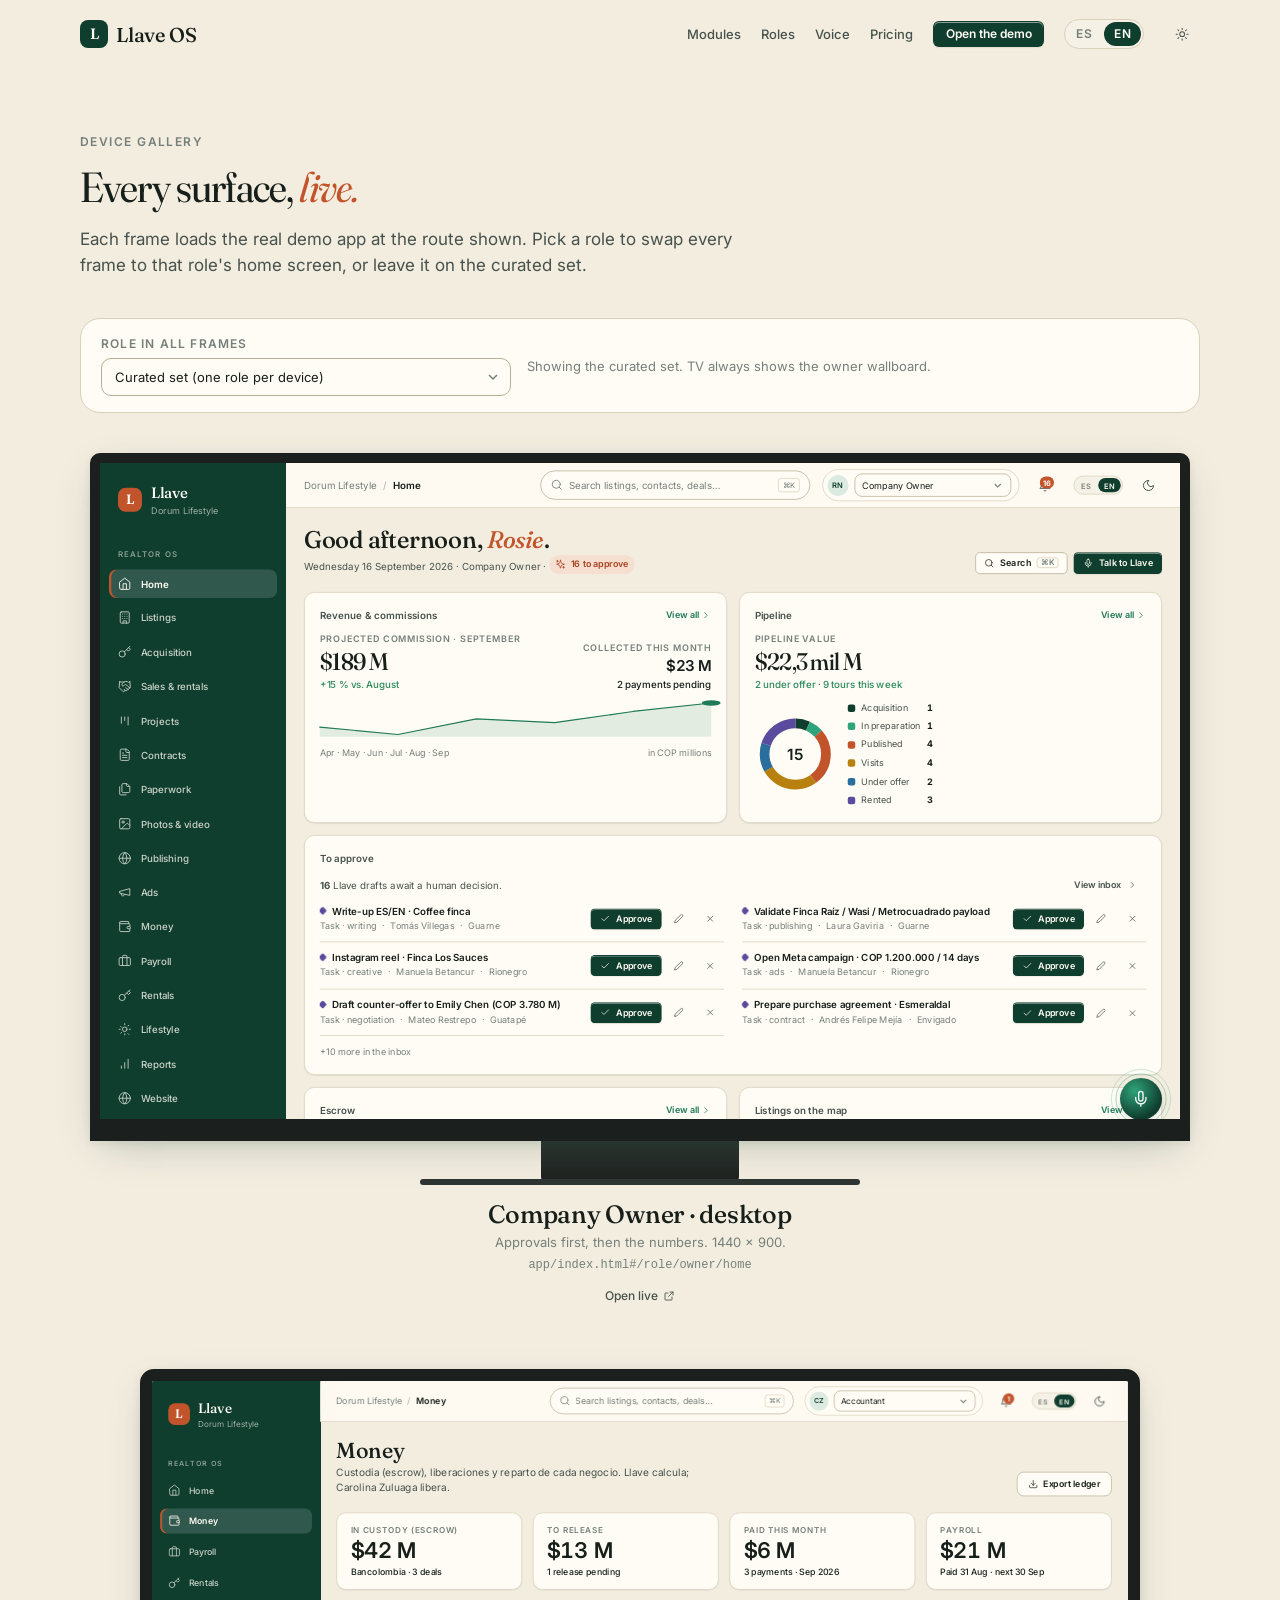
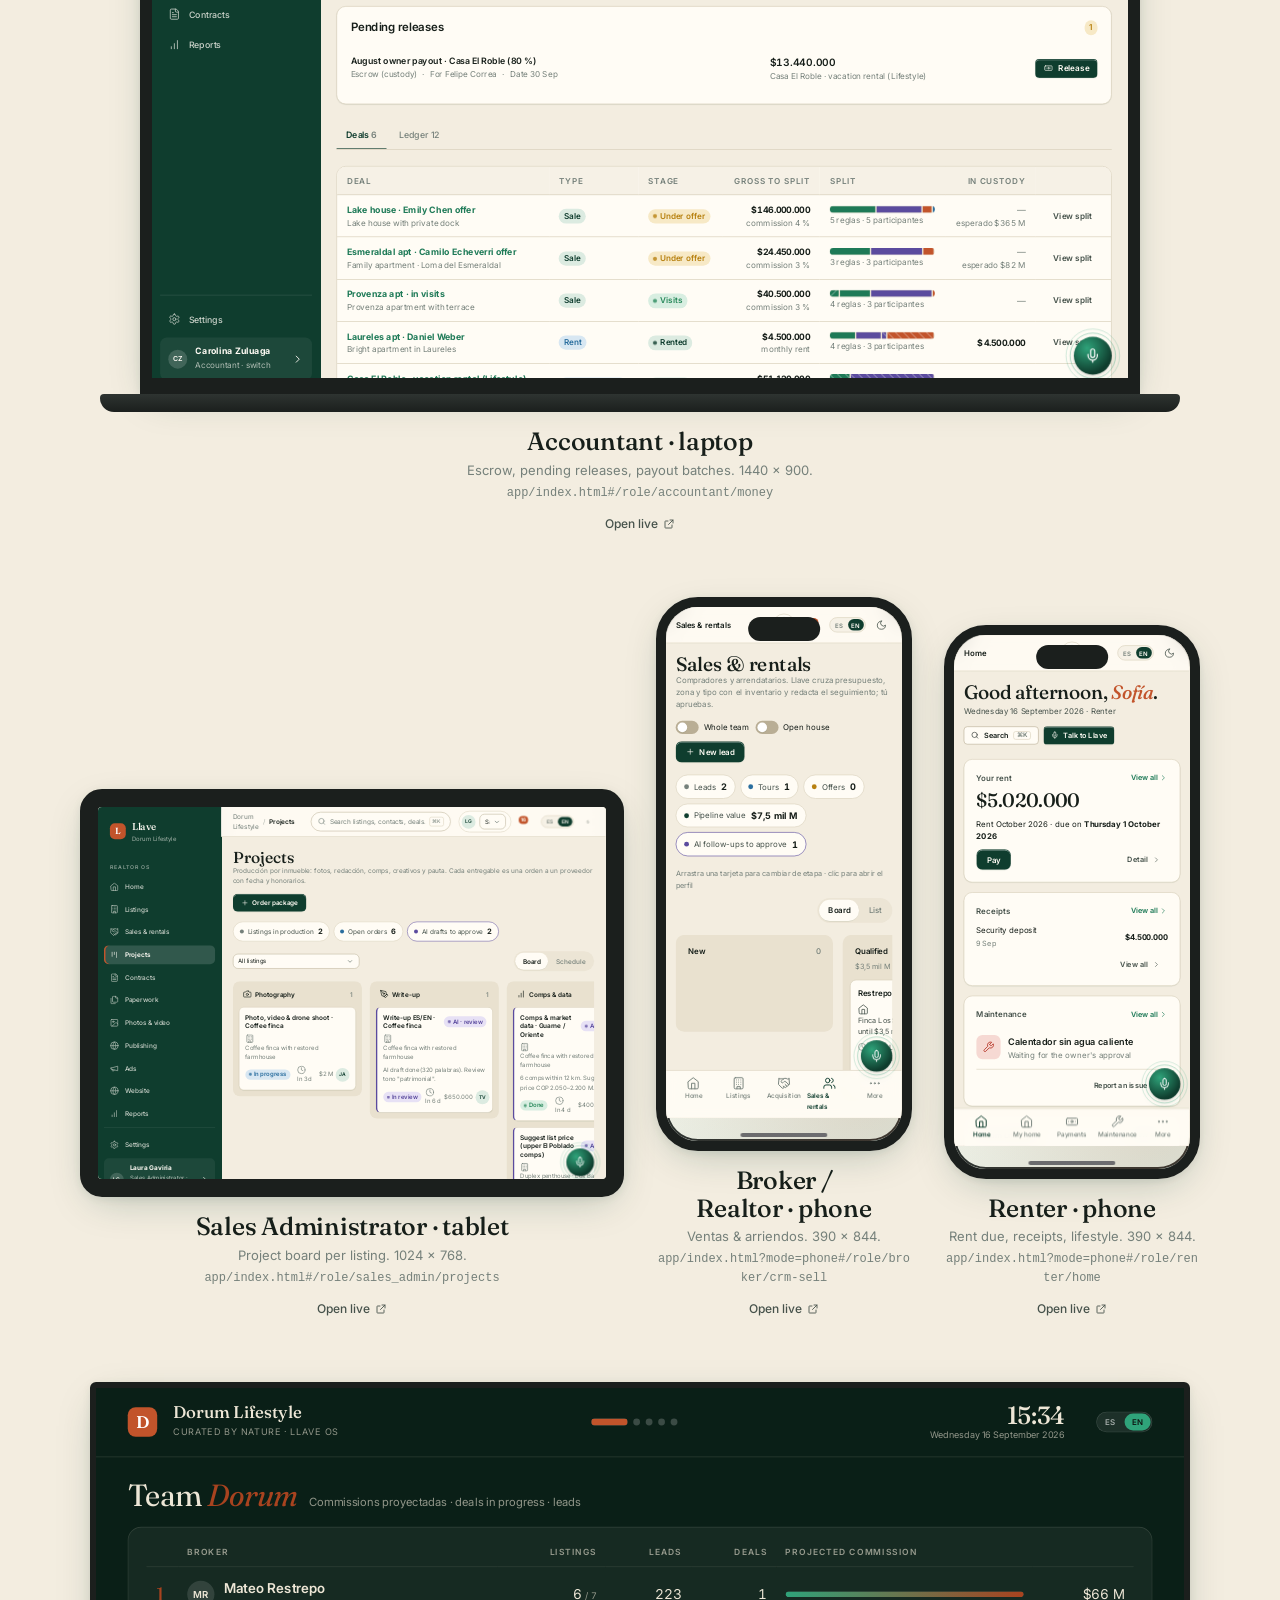
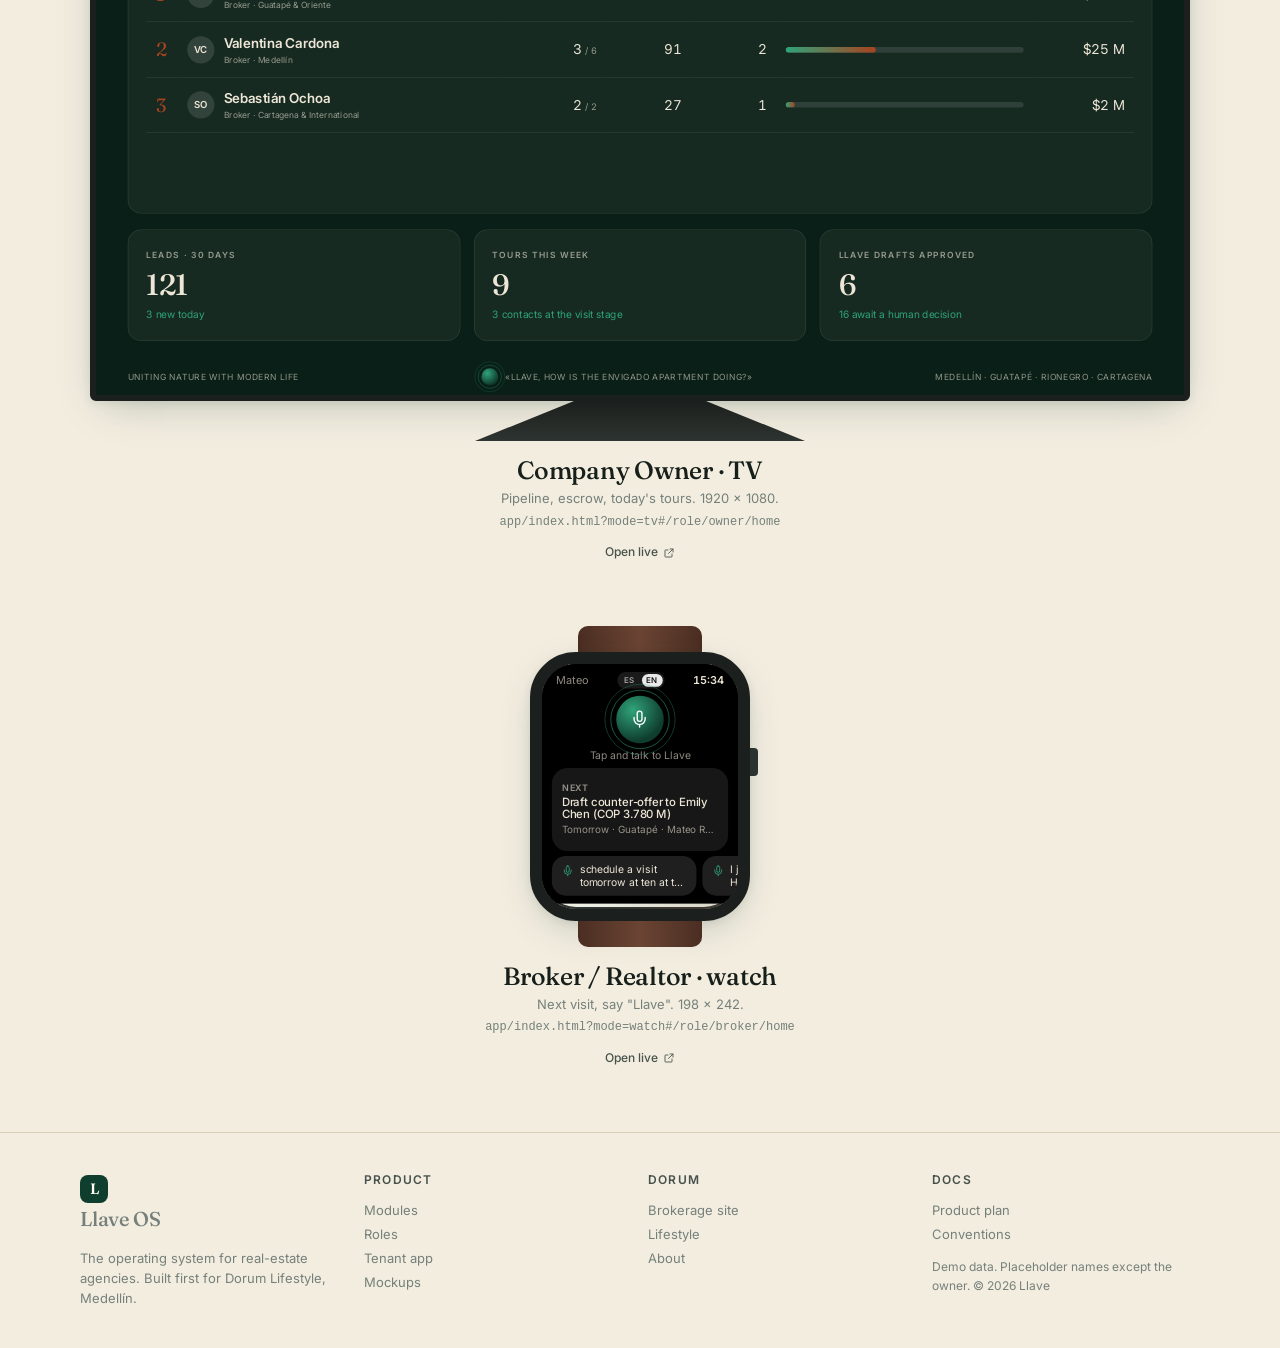
<file: mockups/index.html>
<!doctype html>
<html lang="en" class="js">
<head>
<meta charset="utf-8">
<meta name="viewport" content="width=device-width, initial-scale=1, viewport-fit=cover">
<title>Llave OS · Device gallery</title>
<meta name="description" content="Every Llave OS surface in its device frame: desktop, laptop, tablet, phone, TV wallboard and watch — live from the Dorum demo app.">
<meta name="color-scheme" content="light dark">
<link rel="preconnect" href="https://fonts.googleapis.com">
<link rel="preconnect" href="https://fonts.gstatic.com" crossorigin>
<link href="https://fonts.googleapis.com/css2?family=Inter:wght@400;500;600;700&family=Fraunces:ital,opsz,wght@0,9..144,400;0,9..144,500;0,9..144,600;1,9..144,400&display=swap" rel="stylesheet">
<link rel="stylesheet" href="../assets/tokens.css">
<link rel="stylesheet" href="../assets/site.css">
<link rel="icon" href="data:image/svg+xml,%3Csvg xmlns='http://www.w3.org/2000/svg' viewBox='0 0 32 32'%3E%3Crect width='32' height='32' rx='8' fill='%230F3D2E'/%3E%3Ctext x='16' y='22' text-anchor='middle' font-family='Georgia,serif' font-size='18' fill='%23F3EDE0'%3EL%3C/text%3E%3C/svg%3E">
<style>
  .device-screen { background: linear-gradient(135deg, var(--surface) 0%, var(--surface-2) 45%, var(--brand-soft) 100%); }
</style>
</head>
<body>

<svg width="0" height="0" style="position:absolute" aria-hidden="true"><defs>
  <symbol id="i-external" viewBox="0 0 24 24" fill="none" stroke="currentColor" stroke-width="1.75" stroke-linecap="round" stroke-linejoin="round"><path d="M14 4h6v6M20 4l-9 9M18 14v5a1 1 0 0 1-1 1H5a1 1 0 0 1-1-1V7a1 1 0 0 1 1-1h5"/></symbol>
  <symbol id="i-sun" viewBox="0 0 24 24" fill="none" stroke="currentColor" stroke-width="1.75" stroke-linecap="round" stroke-linejoin="round"><circle cx="12" cy="12" r="4"/><path d="M12 2v2M12 20v2M4.9 4.9l1.4 1.4M17.7 17.7l1.4 1.4M2 12h2M20 12h2M4.9 19.1l1.4-1.4M17.7 6.3l1.4-1.4"/></symbol>
  <symbol id="i-menu" viewBox="0 0 24 24" fill="none" stroke="currentColor" stroke-width="1.75" stroke-linecap="round" stroke-linejoin="round"><path d="M4 7h16M4 12h16M4 17h16"/></symbol>
</defs></svg>

<header class="container site-header" id="siteHeader">
  <a class="site-logo" href="../index.html"><span class="mark">L</span> Llave OS</a>
  <nav class="site-nav" id="siteNav">
    <a href="../index.html#modules">Modules</a><a href="../index.html#roles">Roles</a><a href="../index.html#voice">Voice</a><a href="../index.html#pricing">Pricing</a>
    <a class="btn btn-primary btn-sm" href="../app/index.html#/role/owner/home">Open the demo</a>
    <span data-lang-toggle></span>
    <button class="btn btn-ghost btn-icon" aria-label="Toggle theme" onclick="DORUM.setTheme(document.documentElement.dataset.theme==='dark'?'light':'dark')"><svg width="18" height="18"><use href="#i-sun"/></svg></button>
  </nav>
  <button class="btn btn-ghost btn-icon" aria-label="Menu" aria-expanded="false" onclick="siteNav.classList.toggle('is-open');this.setAttribute('aria-expanded',siteNav.classList.contains('is-open'))" style="display:none" id="navBtn"><svg width="20" height="20"><use href="#i-menu"/></svg></button>
</header>

<main class="container section">
  <div class="section-head">
    <p class="eyebrow">Device gallery</p>
    <h1 class="display" style="font-size:var(--fs-3xl);font-weight:400">Every surface, <em>live.</em></h1>
    <p class="lead">Each frame loads the real demo app at the route shown. Pick a role to swap every frame to that role's home screen, or leave it on the curated set.</p>
  </div>

  <div class="gallery-controls">
    <label class="field" for="roleSelect">
      <span class="label">Role in all frames</span>
      <select class="select" id="roleSelect"><option value="">Curated set (one role per device)</option></select>
    </label>
    <p class="small muted" id="galleryHint">Showing the curated set. TV always shows the owner wallboard.</p>
  </div>

  <div class="gallery" id="gallery">
    <section class="gallery-item" data-kind="desktop" data-role="owner" data-module="home">
      <div class="device device-desktop"><div class="device-screen"><iframe loading="eager" title="Owner · home · desktop"></iframe></div></div>
      <div class="g-meta"><h3>Owner · desktop</h3><p class="small muted">Approvals first, then the numbers. 1440 × 900.</p><span class="route"></span><p class="device-open"><a href="#" target="_blank" rel="noopener">Open live <svg width="12" height="12"><use href="#i-external"/></svg></a></p></div>
    </section>

    <section class="gallery-item" data-kind="laptop" data-role="accountant" data-module="money">
      <div class="device device-laptop"><div class="device-screen"><iframe loading="lazy" title="Accountant · money · laptop"></iframe></div></div>
      <div class="g-meta"><h3>Accountant · laptop</h3><p class="small muted">Escrow, pending releases, payout batches. 1440 × 900.</p><span class="route"></span><p class="device-open"><a href="#" target="_blank" rel="noopener">Open live <svg width="12" height="12"><use href="#i-external"/></svg></a></p></div>
    </section>

    <div class="gallery-pair">
      <section class="gallery-item" data-kind="tablet" data-role="sales_admin" data-module="projects">
        <div class="device device-tablet"><div class="device-screen"><iframe loading="lazy" title="Sales admin · projects · tablet"></iframe></div></div>
        <div class="g-meta"><h3>Sales admin · tablet</h3><p class="small muted">Project board per listing. 1024 × 768.</p><span class="route"></span><p class="device-open"><a href="#" target="_blank" rel="noopener">Open live <svg width="12" height="12"><use href="#i-external"/></svg></a></p></div>
      </section>
      <div class="gallery-pair">
        <section class="gallery-item" data-kind="phone" data-role="broker" data-module="crm-sell">
          <div class="device device-phone"><div class="device-screen"><iframe loading="lazy" title="Broker · sell pipeline · phone"></iframe></div></div>
          <div class="g-meta"><h3>Broker · phone</h3><p class="small muted">Ventas &amp; arriendos. 390 × 844.</p><span class="route"></span><p class="device-open"><a href="#" target="_blank" rel="noopener">Open live <svg width="12" height="12"><use href="#i-external"/></svg></a></p></div>
        </section>
        <section class="gallery-item" data-kind="phone" data-role="renter" data-module="home">
          <div class="device device-phone"><div class="device-screen"><iframe loading="lazy" title="Renter · home · phone"></iframe></div></div>
          <div class="g-meta"><h3>Renter · phone</h3><p class="small muted">Rent due, receipts, lifestyle. 390 × 844.</p><span class="route"></span><p class="device-open"><a href="#" target="_blank" rel="noopener">Open live <svg width="12" height="12"><use href="#i-external"/></svg></a></p></div>
        </section>
      </div>
    </div>

    <section class="gallery-item" data-kind="tv" data-role="owner" data-module="home" data-fixed="true">
      <div class="device device-tv"><div class="device-screen"><iframe loading="lazy" title="Office wallboard · TV"></iframe></div></div>
      <div class="g-meta"><h3>Office wallboard · TV</h3><p class="small muted">Pipeline, escrow, today's tours. 1920 × 1080.</p><span class="route"></span><p class="device-open"><a href="#" target="_blank" rel="noopener">Open live <svg width="12" height="12"><use href="#i-external"/></svg></a></p></div>
    </section>

    <section class="gallery-item" data-kind="watch" data-role="broker" data-module="home">
      <div class="device device-watch" style="--max:220px"><span class="crown"></span><div class="device-screen"><iframe loading="lazy" title="Broker · watch"></iframe></div></div>
      <div class="g-meta"><h3>Broker · watch</h3><p class="small muted">Next visit, say "Llave". 198 × 242.</p><span class="route"></span><p class="device-open"><a href="#" target="_blank" rel="noopener">Open live <svg width="12" height="12"><use href="#i-external"/></svg></a></p></div>
    </section>
  </div>
</main>

<footer class="site-footer">
  <div class="container grid grid-4">
    <div><a class="site-logo" href="../index.html"><span class="mark">L</span> Llave OS</a><p class="small" style="margin-top:var(--s-3)">The operating system for real-estate agencies. Built first for Dorum Lifestyle, Medellín.</p></div>
    <div><h4>Product</h4><a href="../index.html#modules">Modules</a><a href="../index.html#roles">Roles</a><a href="../app/index.html">Tenant app</a><a href="index.html">Mockups</a></div>
    <div><h4>Dorum</h4><a href="../dorum/index.html">Brokerage site</a><a href="../dorum/index.html#lifestyle">Lifestyle</a><a href="../dorum/index.html#nosotros">About</a></div>
    <div><h4>Docs</h4><a href="../docs/">Product plan</a><a href="../docs/#conventions">Conventions</a><span class="xs" style="display:block;margin-top:var(--s-3)">Demo data. Placeholder names except the owner. © 2026 Llave</span></div>
  </div>
</footer>

<script src="../assets/data.js"></script>
<script src="../assets/i18n.js"></script>
<script>
(function () {
  'use strict';
  var D = window.DORUM;
  var MODE = { desktop: '', laptop: '', tablet: '', phone: 'phone', tv: 'tv', watch: 'watch' };
  var sel = document.getElementById('roleSelect'), hint = document.getElementById('galleryHint');
  D.roles.forEach(function (r) { var o = document.createElement('option'); o.value = r.id; o.textContent = r.label + ' · ' + r.labelEs; sel.appendChild(o); });
  function url(kind, role, module) {
    var mode = MODE[kind];
    return '../app/index.html' + (mode ? '?mode=' + mode : '') + '#/role/' + role + '/' + module;
  }
  function apply(roleId) {
    document.querySelectorAll('.gallery-item').forEach(function (item) {
      var kind = item.dataset.kind;
      var role = (roleId && !item.dataset.fixed) ? roleId : item.dataset.role;
      var module = roleId && !item.dataset.fixed ? 'home' : item.dataset.module;
      var u = url(kind, role, module);
      var f = item.querySelector('iframe'); if (f.getAttribute('src') !== u) f.setAttribute('src', u);
      item.querySelector('.route').textContent = u.replace('../', '');
      item.querySelector('.device-open a').setAttribute('href', u);
      var h = item.querySelector('h3'); var r = D.role(role);
      h.textContent = (r ? r.label : role) + ' · ' + ({ desktop: 'desktop', laptop: 'laptop', tablet: 'tablet', phone: 'phone', tv: 'TV', watch: 'watch' })[kind];
    });
    hint.textContent = roleId ? 'Every frame shows the ' + D.role(roleId).label + ' home. TV stays on the owner wallboard.' : 'Showing the curated set. TV always shows the owner wallboard.';
  }
  sel.addEventListener('change', function () { apply(sel.value); });
  apply('');
  D.fitDevices();
  window.addEventListener('load', function () { D.fitDevices(); });
  var header = document.getElementById('siteHeader');
  window.addEventListener('scroll', function () { header.classList.toggle('is-scrolled', (window.scrollY || 0) > 8); }, { passive: true });
})();
</script>
</body>
</html>
</file>
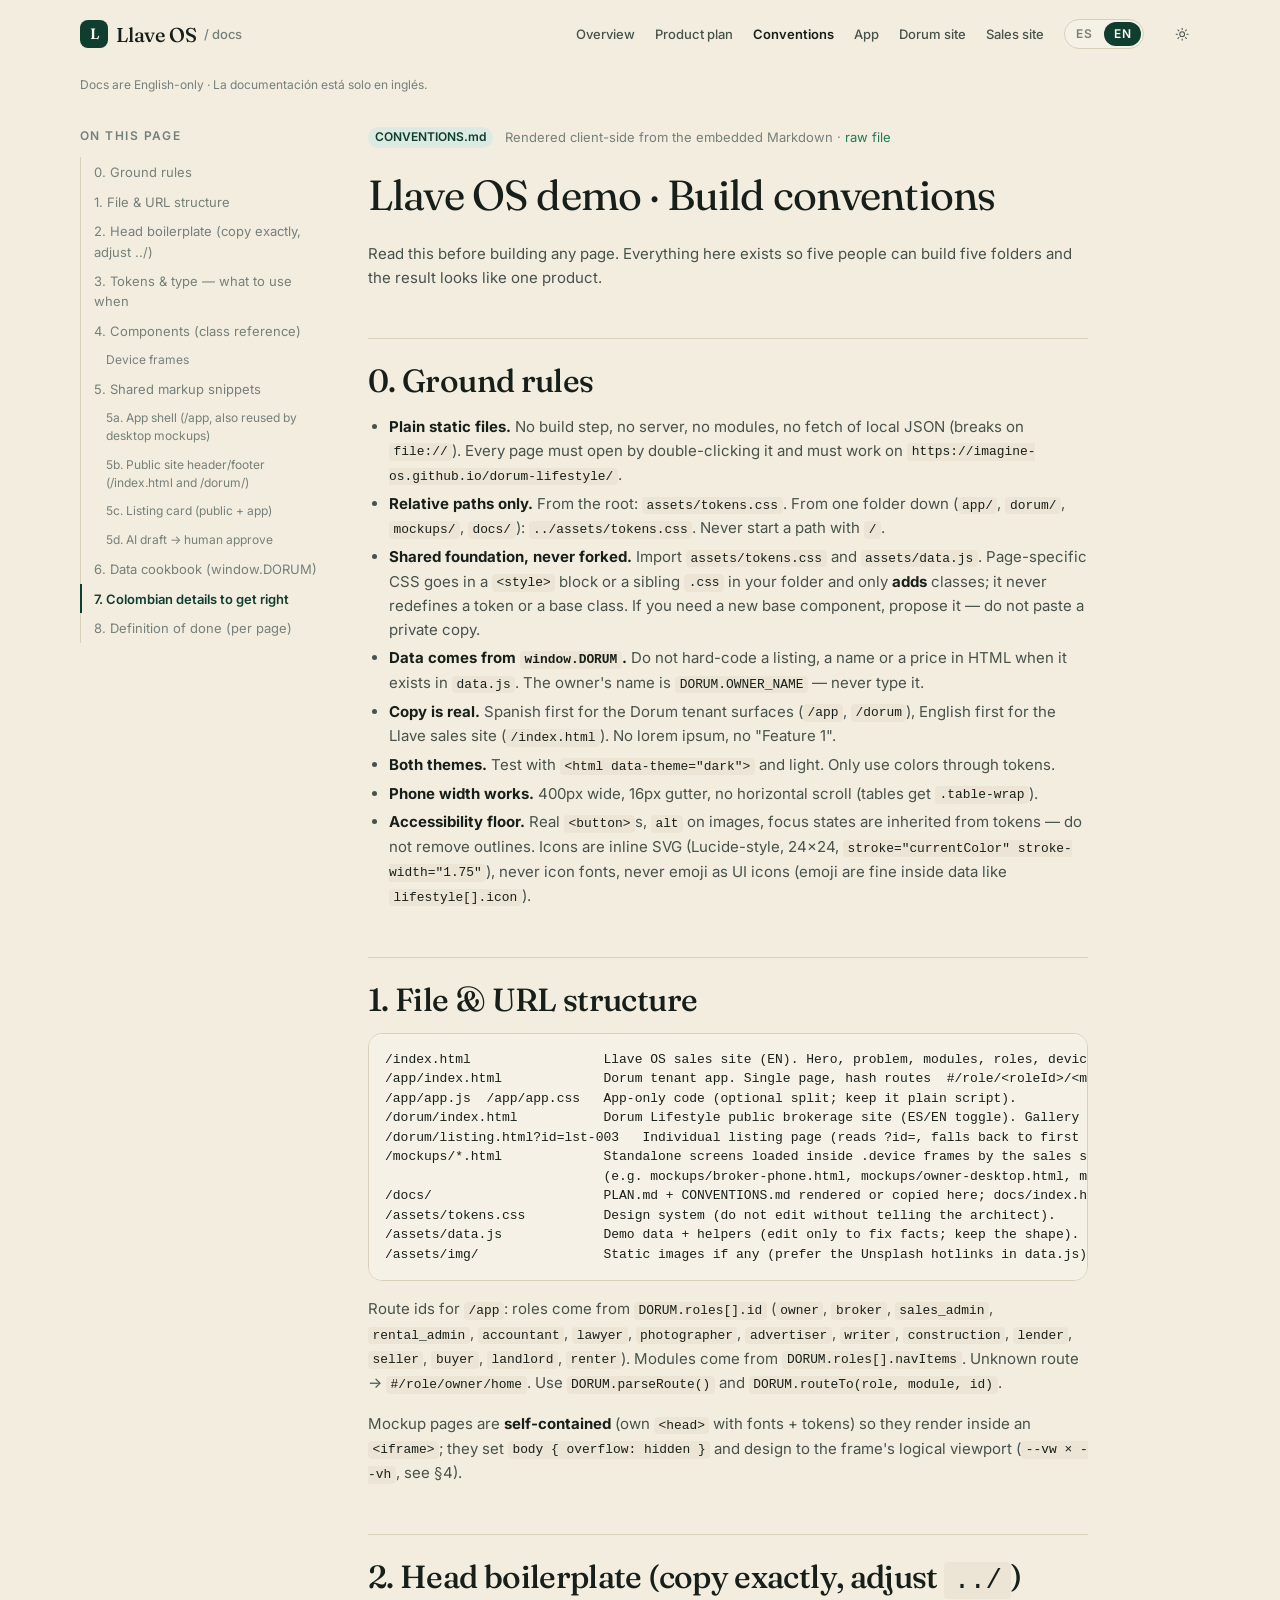
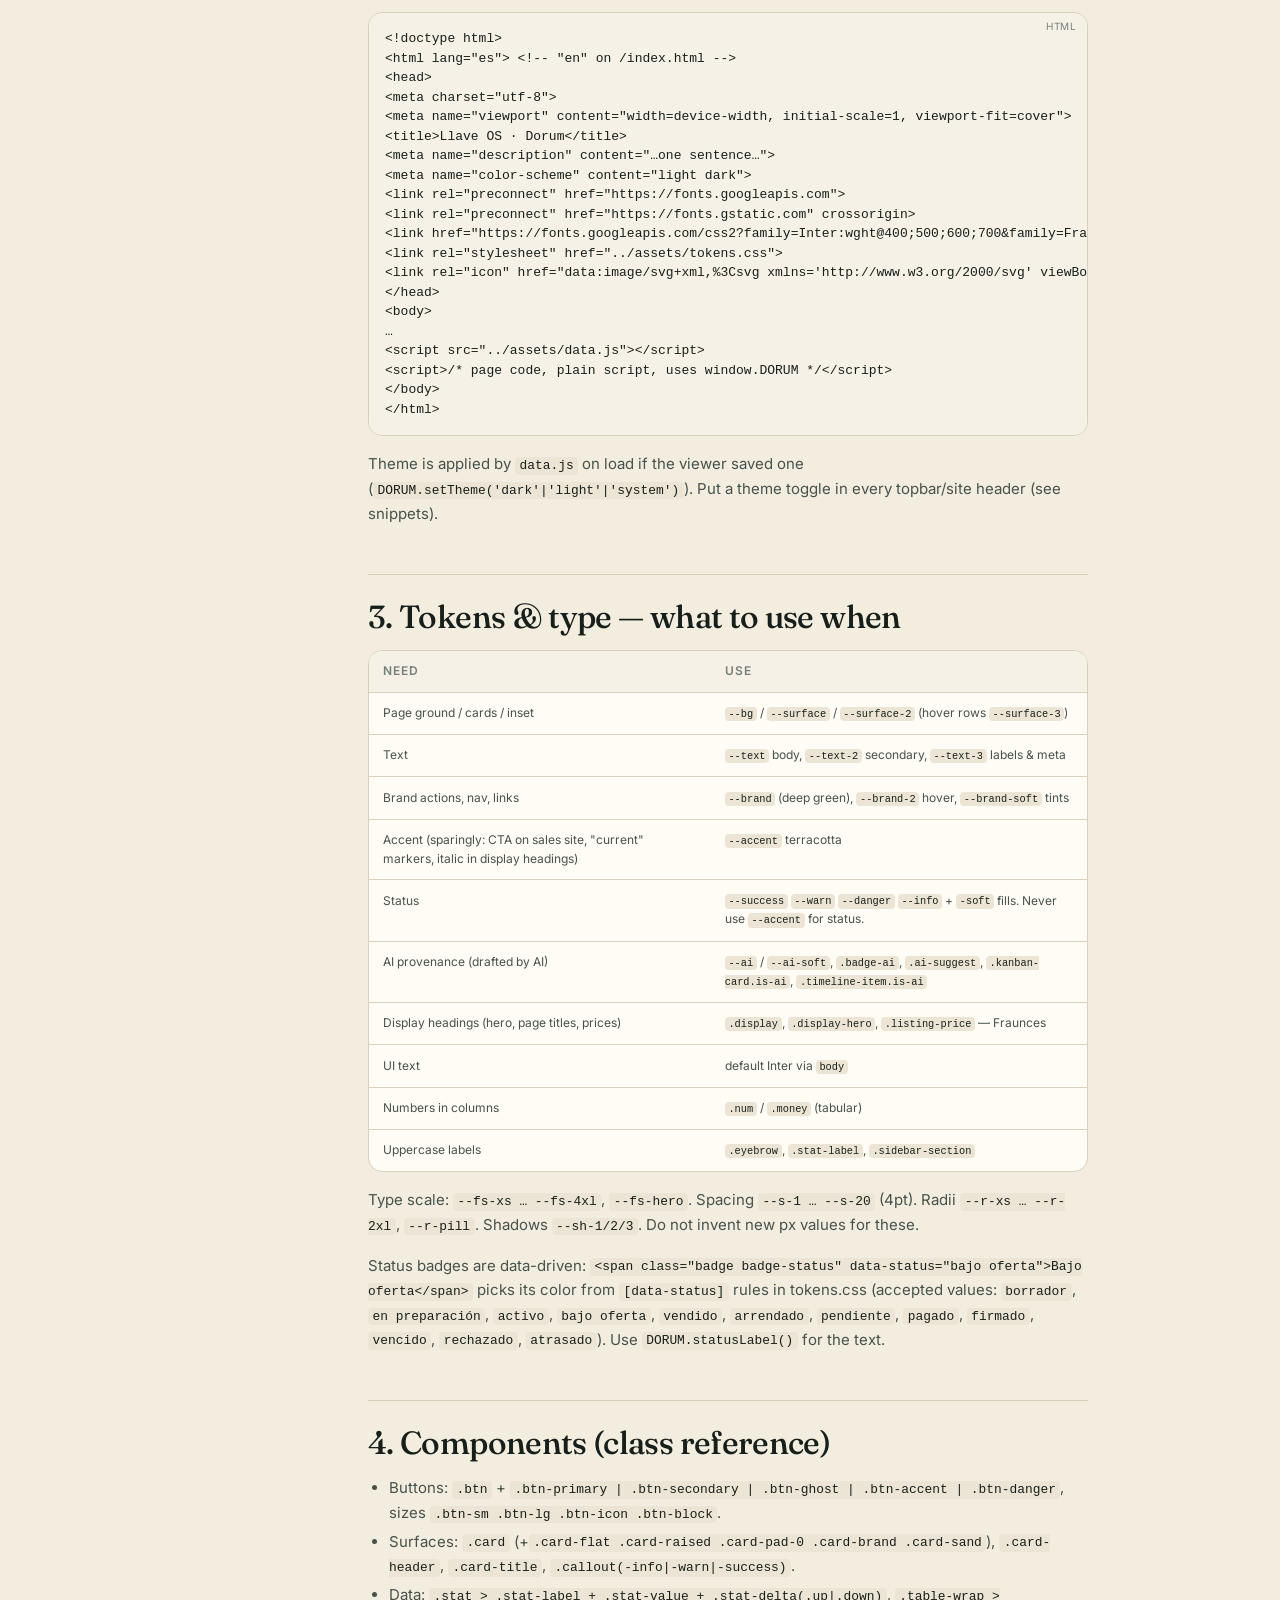
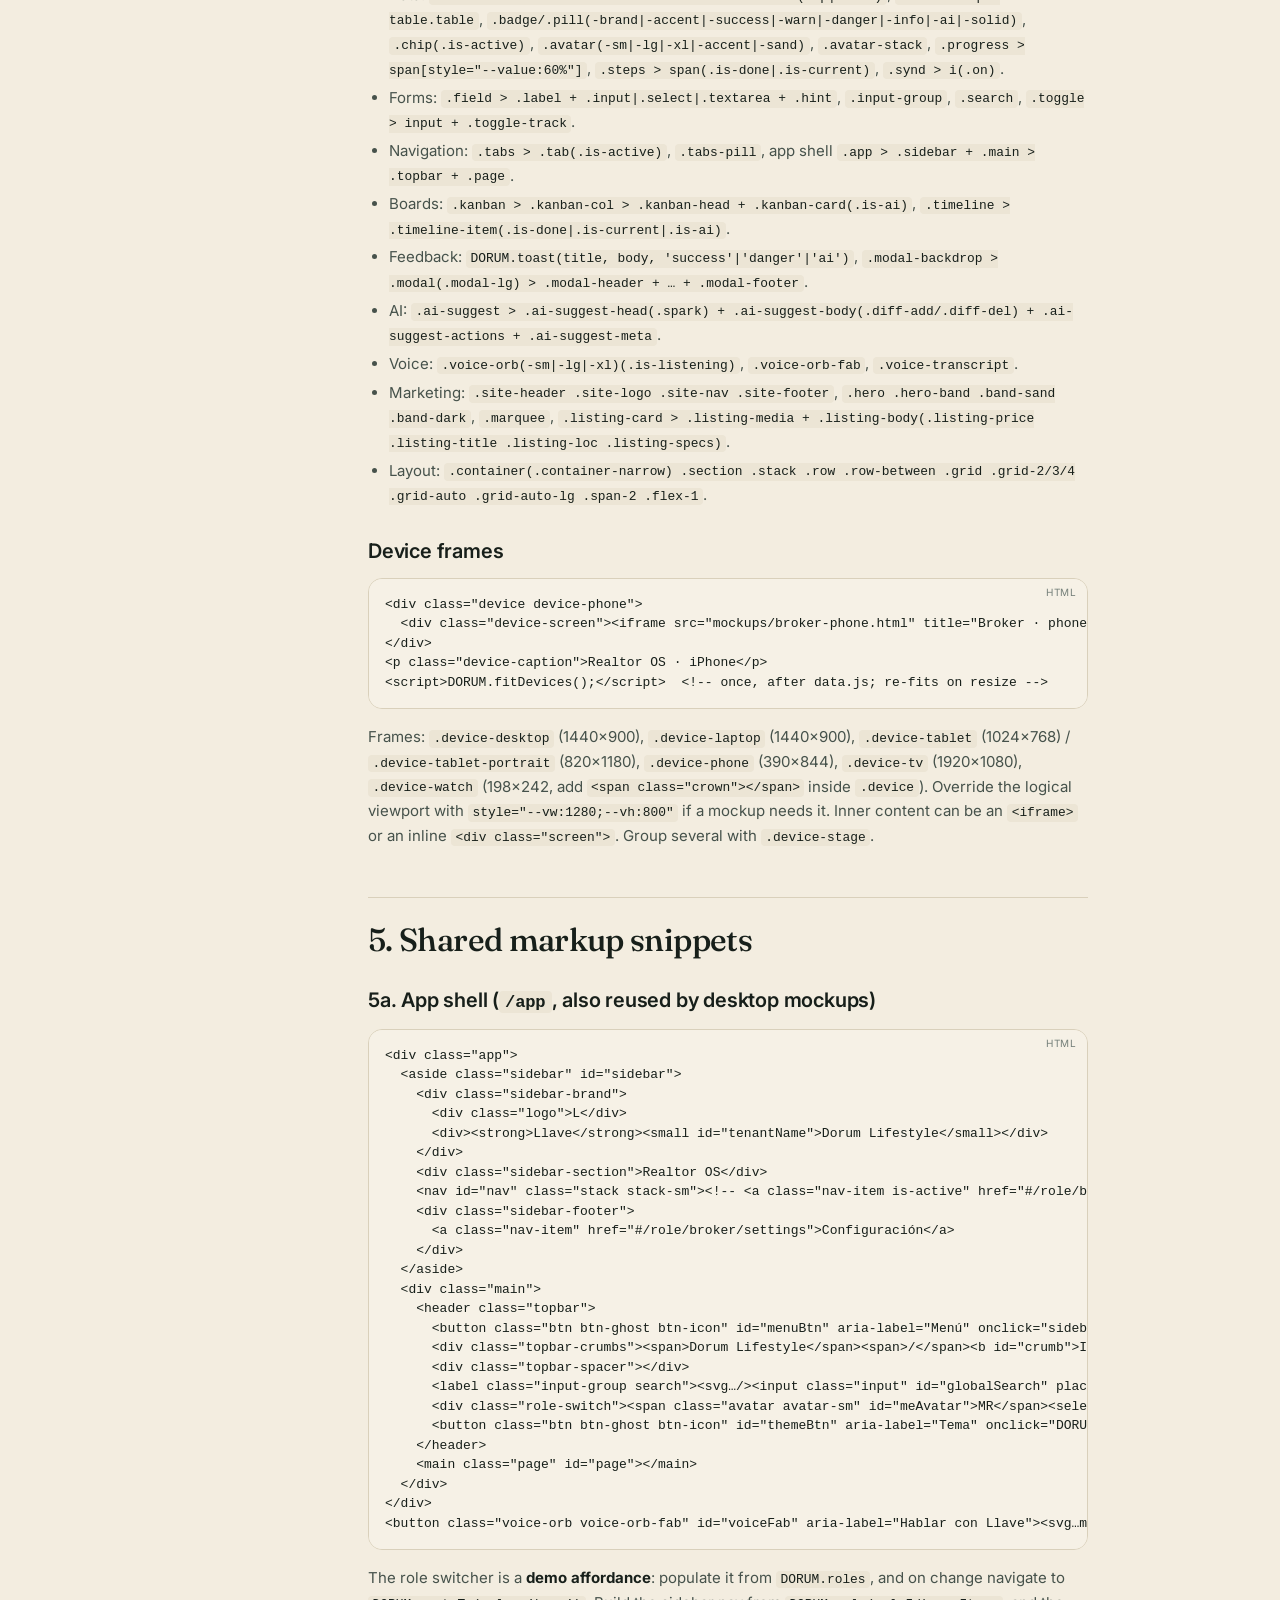
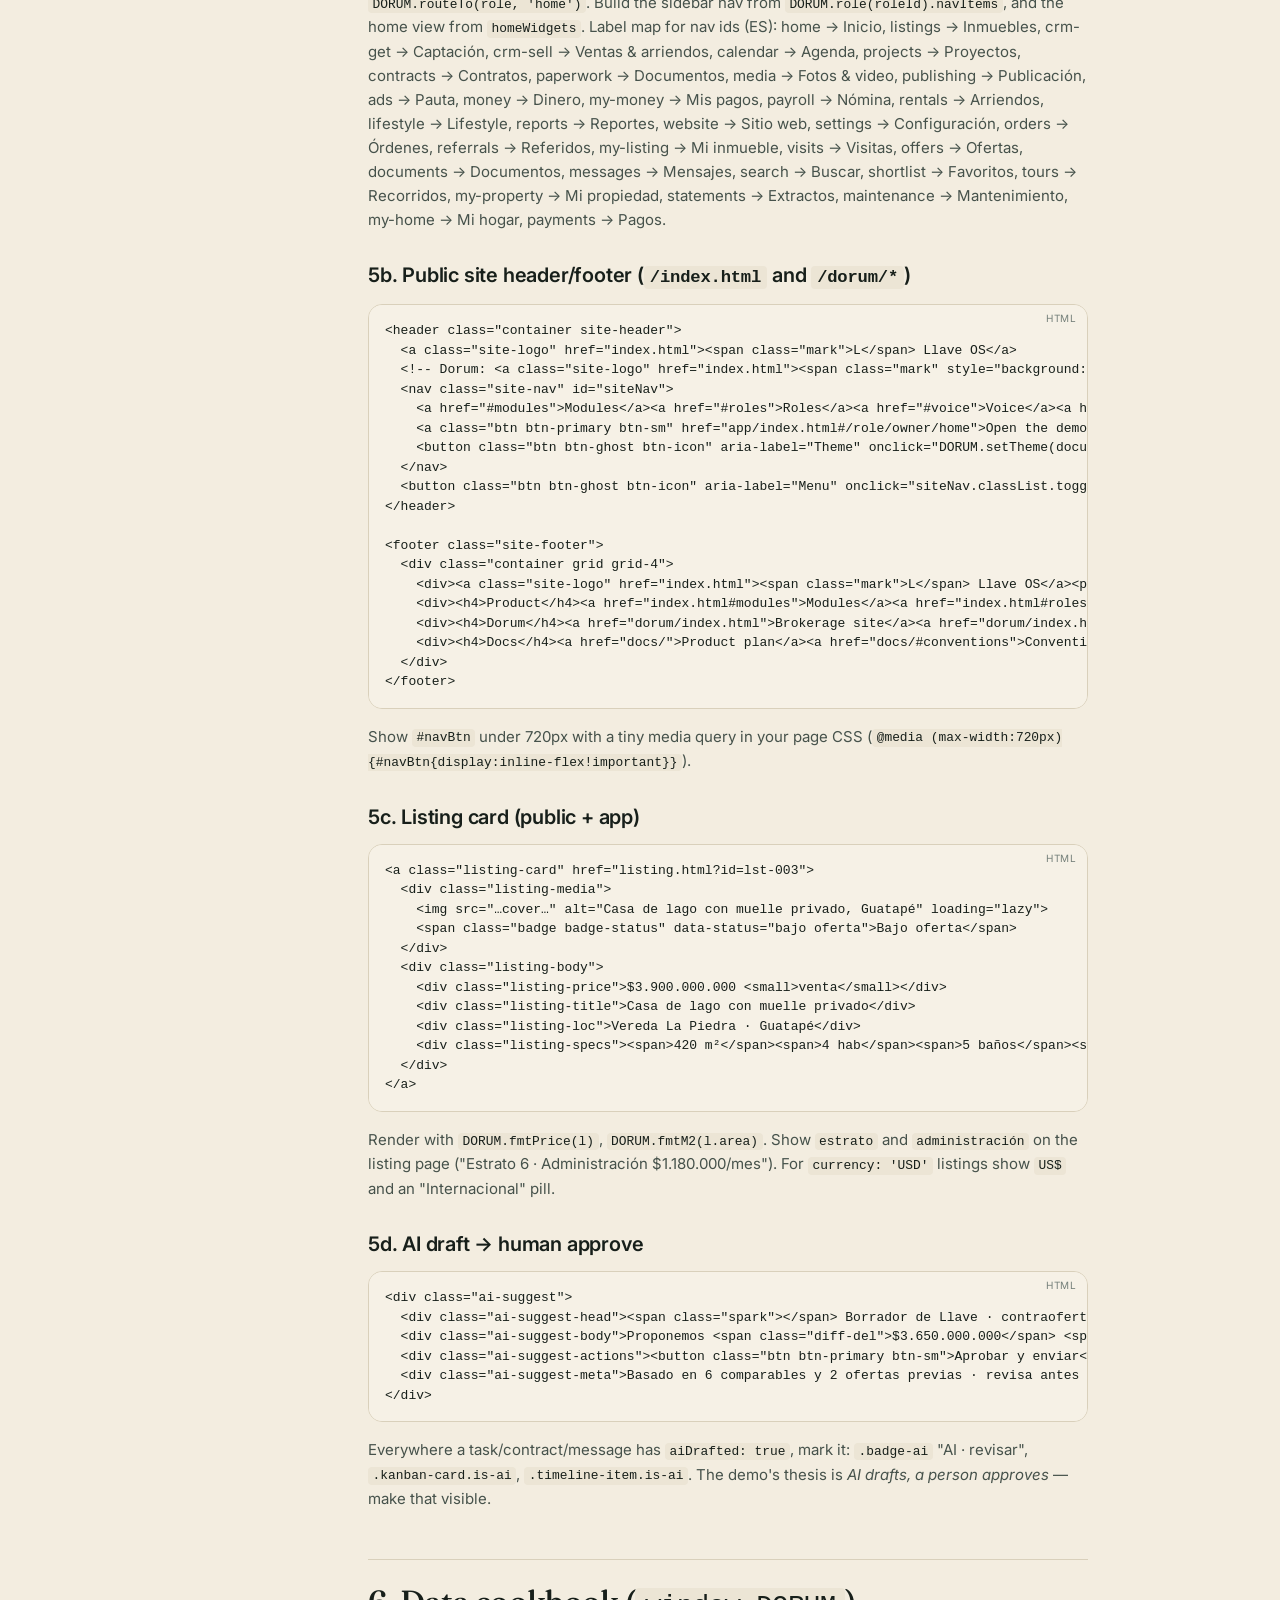
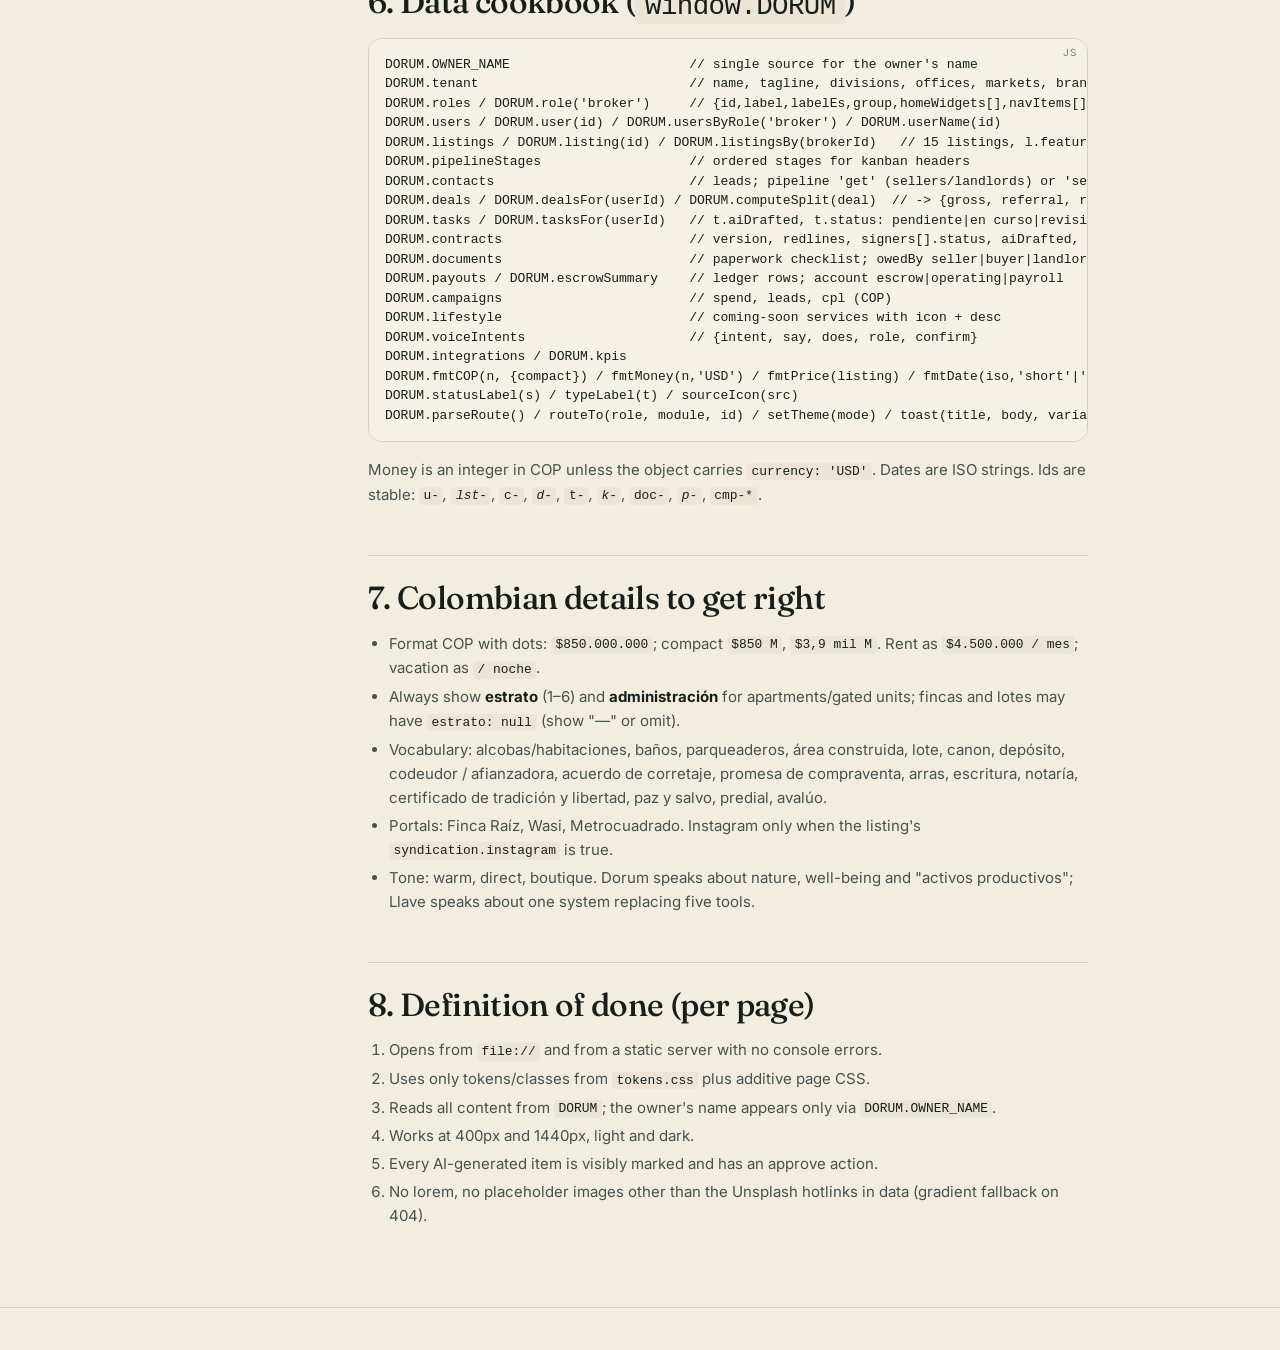
<file: docs/conventions.html>
<!doctype html>
<html lang="en">
<head>
<meta charset="utf-8">
<meta name="viewport" content="width=device-width, initial-scale=1, viewport-fit=cover">
<title>Build conventions · Llave OS</title>
<meta name="description" content="Llave OS build conventions: ground rules, file structure, tokens, components, shared snippets, data cookbook and definition of done.">
<meta name="color-scheme" content="light dark">
<link rel="preconnect" href="https://fonts.googleapis.com">
<link rel="preconnect" href="https://fonts.gstatic.com" crossorigin>
<link href="https://fonts.googleapis.com/css2?family=Inter:wght@400;500;600;700&family=Fraunces:ital,opsz,wght@0,9..144,400;0,9..144,500;0,9..144,600;1,9..144,400&display=swap" rel="stylesheet">
<link rel="stylesheet" href="../assets/tokens.css">
<link rel="stylesheet" href="docs.css">
<link rel="icon" href="data:image/svg+xml,%3Csvg xmlns='http://www.w3.org/2000/svg' viewBox='0 0 32 32'%3E%3Crect width='32' height='32' rx='8' fill='%230F3D2E'/%3E%3Ctext x='16' y='22' text-anchor='middle' font-family='Georgia,serif' font-size='18' fill='%23F3EDE0'%3EL%3C/text%3E%3C/svg%3E">
</head>
<body>
<header id="siteHeader"></header>

<div class="container doc-layout">
  <aside class="doc-toc" id="toc"><details open><summary>On this page</summary></details></aside>
  <article class="doc-body" id="doc">
    <div class="doc-meta"><span class="pill pill-brand">CONVENTIONS.md</span><span>Rendered client-side from the embedded Markdown · <a href="CONVENTIONS.md">raw file</a></span></div>
    <noscript><p>This page renders <code>CONVENTIONS.md</code> with JavaScript. Open the raw file instead.</p></noscript>
  </article>
</div>

<footer id="siteFooter"></footer>

<!-- Source Markdown, embedded so the page works from file:// (no fetch). "</script" inside code blocks is escaped as "<\/script". -->
<script type="text/markdown" id="md">
# Llave OS demo · Build conventions

Read this before building any page. Everything here exists so five people can build five folders and the result looks like one product.

## 0. Ground rules

- **Plain static files.** No build step, no server, no modules, no fetch of local JSON (breaks on `file://`). Every page must open by double-clicking it and must work on `https://imagine-os.github.io/dorum-lifestyle/`.
- **Relative paths only.** From the root: `assets/tokens.css`. From one folder down (`app/`, `dorum/`, `mockups/`, `docs/`): `../assets/tokens.css`. Never start a path with `/`.
- **Shared foundation, never forked.** Import `assets/tokens.css` and `assets/data.js`. Page-specific CSS goes in a `<style>` block or a sibling `.css` in your folder and only **adds** classes; it never redefines a token or a base class. If you need a new base component, propose it — do not paste a private copy.
- **Data comes from `window.DORUM`.** Do not hard-code a listing, a name or a price in HTML when it exists in `data.js`. The owner's name is `DORUM.OWNER_NAME` — never type it.
- **Copy is real.** Spanish first for the Dorum tenant surfaces (`/app`, `/dorum`), English first for the Llave sales site (`/index.html`). No lorem ipsum, no "Feature 1".
- **Both themes.** Test with `<html data-theme="dark">` and light. Only use colors through tokens.
- **Phone width works.** 400px wide, 16px gutter, no horizontal scroll (tables get `.table-wrap`).
- **Accessibility floor.** Real `<button>`s, `alt` on images, focus states are inherited from tokens — do not remove outlines. Icons are inline SVG (Lucide-style, 24×24, `stroke="currentColor" stroke-width="1.75"`), never icon fonts, never emoji as UI icons (emoji are fine inside data like `lifestyle[].icon`).

## 1. File & URL structure

```
/index.html                 Llave OS sales site (EN). Hero, problem, modules, roles, device mockups, pricing, CTA.
/app/index.html             Dorum tenant app. Single page, hash routes  #/role/<roleId>/<module>[/<id>]
/app/app.js  /app/app.css   App-only code (optional split; keep it plain script).
/dorum/index.html           Dorum Lifestyle public brokerage site (ES/EN toggle). Gallery of listings, lifestyle, about.
/dorum/listing.html?id=lst-003   Individual listing page (reads ?id=, falls back to first featured).
/mockups/*.html             Standalone screens loaded inside .device frames by the sales site
                            (e.g. mockups/broker-phone.html, mockups/owner-desktop.html, mockups/voice-watch.html).
/docs/                      PLAN.md + CONVENTIONS.md rendered or copied here; docs/index.html links them.
/assets/tokens.css          Design system (do not edit without telling the architect).
/assets/data.js             Demo data + helpers (edit only to fix facts; keep the shape).
/assets/img/                Static images if any (prefer the Unsplash hotlinks in data.js).
```

Route ids for `/app`: roles come from `DORUM.roles[].id` (`owner`, `broker`, `sales_admin`, `rental_admin`, `accountant`, `lawyer`, `photographer`, `advertiser`, `writer`, `construction`, `lender`, `seller`, `buyer`, `landlord`, `renter`). Modules come from `DORUM.roles[].navItems`. Unknown route → `#/role/owner/home`. Use `DORUM.parseRoute()` and `DORUM.routeTo(role, module, id)`.

Mockup pages are **self-contained** (own `<head>` with fonts + tokens) so they render inside an `<iframe>`; they set `body { overflow: hidden }` and design to the frame's logical viewport (`--vw × --vh`, see §4).

## 2. Head boilerplate (copy exactly, adjust `../`)

```html
<!doctype html>
<html lang="es"> <!-- "en" on /index.html -->
<head>
<meta charset="utf-8">
<meta name="viewport" content="width=device-width, initial-scale=1, viewport-fit=cover">
<title>Llave OS · Dorum</title>
<meta name="description" content="…one sentence…">
<meta name="color-scheme" content="light dark">
<link rel="preconnect" href="https://fonts.googleapis.com">
<link rel="preconnect" href="https://fonts.gstatic.com" crossorigin>
<link href="https://fonts.googleapis.com/css2?family=Inter:wght@400;500;600;700&family=Fraunces:ital,opsz,wght@0,9..144,400;0,9..144,500;0,9..144,600;1,9..144,400&display=swap" rel="stylesheet">
<link rel="stylesheet" href="../assets/tokens.css">
<link rel="icon" href="data:image/svg+xml,%3Csvg xmlns='http://www.w3.org/2000/svg' viewBox='0 0 32 32'%3E%3Crect width='32' height='32' rx='8' fill='%230F3D2E'/%3E%3Ctext x='16' y='22' text-anchor='middle' font-family='Georgia,serif' font-size='18' fill='%23F3EDE0'%3EL%3C/text%3E%3C/svg%3E">
</head>
<body>
…
<script src="../assets/data.js"><\/script>
<script>/* page code, plain script, uses window.DORUM */<\/script>
</body>
</html>
```

Theme is applied by `data.js` on load if the viewer saved one (`DORUM.setTheme('dark'|'light'|'system')`). Put a theme toggle in every topbar/site header (see snippets).

## 3. Tokens & type — what to use when

| Need | Use |
|---|---|
| Page ground / cards / inset | `--bg` / `--surface` / `--surface-2` (hover rows `--surface-3`) |
| Text | `--text` body, `--text-2` secondary, `--text-3` labels & meta |
| Brand actions, nav, links | `--brand` (deep green), `--brand-2` hover, `--brand-soft` tints |
| Accent (sparingly: CTA on sales site, "current" markers, italic in display headings) | `--accent` terracotta |
| Status | `--success` `--warn` `--danger` `--info` + `-soft` fills. Never use `--accent` for status. |
| AI provenance (drafted by AI) | `--ai` / `--ai-soft`, `.badge-ai`, `.ai-suggest`, `.kanban-card.is-ai`, `.timeline-item.is-ai` |
| Display headings (hero, page titles, prices) | `.display`, `.display-hero`, `.listing-price` — Fraunces |
| UI text | default Inter via `body` |
| Numbers in columns | `.num` / `.money` (tabular) |
| Uppercase labels | `.eyebrow`, `.stat-label`, `.sidebar-section` |

Type scale: `--fs-xs … --fs-4xl`, `--fs-hero`. Spacing `--s-1 … --s-20` (4pt). Radii `--r-xs … --r-2xl`, `--r-pill`. Shadows `--sh-1/2/3`. Do not invent new px values for these.

Status badges are data-driven: `<span class="badge badge-status" data-status="bajo oferta">Bajo oferta</span>` picks its color from `[data-status]` rules in tokens.css (accepted values: `borrador`, `en preparación`, `activo`, `bajo oferta`, `vendido`, `arrendado`, `pendiente`, `pagado`, `firmado`, `vencido`, `rechazado`, `atrasado`). Use `DORUM.statusLabel()` for the text.

## 4. Components (class reference)

- Buttons: `.btn` + `.btn-primary | .btn-secondary | .btn-ghost | .btn-accent | .btn-danger`, sizes `.btn-sm .btn-lg .btn-icon .btn-block`.
- Surfaces: `.card` (+`.card-flat .card-raised .card-pad-0 .card-brand .card-sand`), `.card-header`, `.card-title`, `.callout(-info|-warn|-success)`.
- Data: `.stat > .stat-label + .stat-value + .stat-delta(.up|.down)`, `.table-wrap > table.table`, `.badge/.pill(-brand|-accent|-success|-warn|-danger|-info|-ai|-solid)`, `.chip(.is-active)`, `.avatar(-sm|-lg|-xl|-accent|-sand)`, `.avatar-stack`, `.progress > span[style="--value:60%"]`, `.steps > span(.is-done|.is-current)`, `.synd > i(.on)`.
- Forms: `.field > .label + .input|.select|.textarea + .hint`, `.input-group`, `.search`, `.toggle > input + .toggle-track`.
- Navigation: `.tabs > .tab(.is-active)`, `.tabs-pill`, app shell `.app > .sidebar + .main > .topbar + .page`.
- Boards: `.kanban > .kanban-col > .kanban-head + .kanban-card(.is-ai)`, `.timeline > .timeline-item(.is-done|.is-current|.is-ai)`.
- Feedback: `DORUM.toast(title, body, 'success'|'danger'|'ai')`, `.modal-backdrop > .modal(.modal-lg) > .modal-header + … + .modal-footer`.
- AI: `.ai-suggest > .ai-suggest-head(.spark) + .ai-suggest-body(.diff-add/.diff-del) + .ai-suggest-actions + .ai-suggest-meta`.
- Voice: `.voice-orb(-sm|-lg|-xl)(.is-listening)`, `.voice-orb-fab`, `.voice-transcript`.
- Marketing: `.site-header .site-logo .site-nav .site-footer`, `.hero .hero-band .band-sand .band-dark`, `.marquee`, `.listing-card > .listing-media + .listing-body(.listing-price .listing-title .listing-loc .listing-specs)`.
- Layout: `.container(.container-narrow) .section .stack .row .row-between .grid .grid-2/3/4 .grid-auto .grid-auto-lg .span-2 .flex-1`.

### Device frames

```html
<div class="device device-phone">
  <div class="device-screen"><iframe src="mockups/broker-phone.html" title="Broker · phone" loading="lazy"></iframe></div>
</div>
<p class="device-caption">Realtor OS · iPhone</p>
<script>DORUM.fitDevices();<\/script>  <!-- once, after data.js; re-fits on resize -->
```

Frames: `.device-desktop` (1440×900), `.device-laptop` (1440×900), `.device-tablet` (1024×768) / `.device-tablet-portrait` (820×1180), `.device-phone` (390×844), `.device-tv` (1920×1080), `.device-watch` (198×242, add `<span class="crown"></span>` inside `.device`). Override the logical viewport with `style="--vw:1280;--vh:800"` if a mockup needs it. Inner content can be an `<iframe>` or an inline `<div class="screen">`. Group several with `.device-stage`.

## 5. Shared markup snippets

### 5a. App shell (`/app`, also reused by desktop mockups)

```html
<div class="app">
  <aside class="sidebar" id="sidebar">
    <div class="sidebar-brand">
      <div class="logo">L</div>
      <div><strong>Llave</strong><small id="tenantName">Dorum Lifestyle</small></div>
    </div>
    <div class="sidebar-section">Realtor OS</div>
    <nav id="nav" class="stack stack-sm"><!-- <a class="nav-item is-active" href="#/role/broker/home"><svg…/>Inicio</a> --></nav>
    <div class="sidebar-footer">
      <a class="nav-item" href="#/role/broker/settings">Configuración</a>
    </div>
  </aside>
  <div class="main">
    <header class="topbar">
      <button class="btn btn-ghost btn-icon" id="menuBtn" aria-label="Menú" onclick="sidebar.classList.toggle('is-open')">☰</button>
      <div class="topbar-crumbs"><span>Dorum Lifestyle</span><span>/</span><b id="crumb">Inicio</b></div>
      <div class="topbar-spacer"></div>
      <label class="input-group search"><svg…/><input class="input" id="globalSearch" placeholder="Buscar inmueble, contacto, negocio…"></label>
      <div class="role-switch"><span class="avatar avatar-sm" id="meAvatar">MR</span><select class="select input-sm" id="roleSelect" aria-label="Cambiar rol (demo)"></select></div>
      <button class="btn btn-ghost btn-icon" id="themeBtn" aria-label="Tema" onclick="DORUM.setTheme(document.documentElement.dataset.theme==='dark'?'light':'dark')">◐</button>
    </header>
    <main class="page" id="page"></main>
  </div>
</div>
<button class="voice-orb voice-orb-fab" id="voiceFab" aria-label="Hablar con Llave"><svg…mic…/></button>
```

The role switcher is a **demo affordance**: populate it from `DORUM.roles`, and on change navigate to `DORUM.routeTo(role, 'home')`. Build the sidebar nav from `DORUM.role(roleId).navItems`, and the home view from `homeWidgets`. Label map for nav ids (ES): home → Inicio, listings → Inmuebles, crm-get → Captación, crm-sell → Ventas & arriendos, calendar → Agenda, projects → Proyectos, contracts → Contratos, paperwork → Documentos, media → Fotos & video, publishing → Publicación, ads → Pauta, money → Dinero, my-money → Mis pagos, payroll → Nómina, rentals → Arriendos, lifestyle → Lifestyle, reports → Reportes, website → Sitio web, settings → Configuración, orders → Órdenes, referrals → Referidos, my-listing → Mi inmueble, visits → Visitas, offers → Ofertas, documents → Documentos, messages → Mensajes, search → Buscar, shortlist → Favoritos, tours → Recorridos, my-property → Mi propiedad, statements → Extractos, maintenance → Mantenimiento, my-home → Mi hogar, payments → Pagos.

### 5b. Public site header/footer (`/index.html` and `/dorum/*`)

```html
<header class="container site-header">
  <a class="site-logo" href="index.html"><span class="mark">L</span> Llave OS</a>
  <!-- Dorum: <a class="site-logo" href="index.html"><span class="mark" style="background:var(--accent)">D</span> Dorum Lifestyle</a> -->
  <nav class="site-nav" id="siteNav">
    <a href="#modules">Modules</a><a href="#roles">Roles</a><a href="#voice">Voice</a><a href="#pricing">Pricing</a>
    <a class="btn btn-primary btn-sm" href="app/index.html#/role/owner/home">Open the demo</a>
    <button class="btn btn-ghost btn-icon" aria-label="Theme" onclick="DORUM.setTheme(document.documentElement.dataset.theme==='dark'?'light':'dark')">◐</button>
  </nav>
  <button class="btn btn-ghost btn-icon" aria-label="Menu" onclick="siteNav.classList.toggle('is-open')" style="display:none" id="navBtn">☰</button>
</header>

<footer class="site-footer">
  <div class="container grid grid-4">
    <div><a class="site-logo" href="index.html"><span class="mark">L</span> Llave OS</a><p class="small" style="margin-top:var(--s-3)">The operating system for real-estate agencies. Built first for Dorum Lifestyle, Medellín.</p></div>
    <div><h4>Product</h4><a href="index.html#modules">Modules</a><a href="index.html#roles">Roles</a><a href="app/index.html">Tenant app</a><a href="mockups/">Mockups</a></div>
    <div><h4>Dorum</h4><a href="dorum/index.html">Brokerage site</a><a href="dorum/index.html#lifestyle">Lifestyle</a><a href="dorum/index.html#nosotros">About</a></div>
    <div><h4>Docs</h4><a href="docs/">Product plan</a><a href="docs/#conventions">Conventions</a><span class="xs" style="display:block;margin-top:var(--s-3)">Demo data. Placeholder names except the owner. © 2026 Llave</span></div>
  </div>
</footer>
```

Show `#navBtn` under 720px with a tiny media query in your page CSS (`@media (max-width:720px){#navBtn{display:inline-flex!important}}`).

### 5c. Listing card (public + app)

```html
<a class="listing-card" href="listing.html?id=lst-003">
  <div class="listing-media">
    <img src="…cover…" alt="Casa de lago con muelle privado, Guatapé" loading="lazy">
    <span class="badge badge-status" data-status="bajo oferta">Bajo oferta</span>
  </div>
  <div class="listing-body">
    <div class="listing-price">$3.900.000.000 <small>venta</small></div>
    <div class="listing-title">Casa de lago con muelle privado</div>
    <div class="listing-loc">Vereda La Piedra · Guatapé</div>
    <div class="listing-specs"><span>420 m²</span><span>4 hab</span><span>5 baños</span><span>4 parq</span></div>
  </div>
</a>
```

Render with `DORUM.fmtPrice(l)`, `DORUM.fmtM2(l.area)`. Show `estrato` and `administración` on the listing page ("Estrato 6 · Administración $1.180.000/mes"). For `currency: 'USD'` listings show `US$` and an "Internacional" pill.

### 5d. AI draft → human approve

```html
<div class="ai-suggest">
  <div class="ai-suggest-head"><span class="spark"></span> Borrador de Llave · contraoferta</div>
  <div class="ai-suggest-body">Proponemos <span class="diff-del">$3.650.000.000</span> <span class="diff-add">$3.780.000.000</span>, entrega en 45 días y mobiliario incluido.</div>
  <div class="ai-suggest-actions"><button class="btn btn-primary btn-sm">Aprobar y enviar</button><button class="btn btn-secondary btn-sm">Editar</button><button class="btn btn-ghost btn-sm">Descartar</button></div>
  <div class="ai-suggest-meta">Basado en 6 comparables y 2 ofertas previas · revisa antes de enviar</div>
</div>
```

Everywhere a task/contract/message has `aiDrafted: true`, mark it: `.badge-ai` "AI · revisar", `.kanban-card.is-ai`, `.timeline-item.is-ai`. The demo's thesis is *AI drafts, a person approves* — make that visible.

## 6. Data cookbook (`window.DORUM`)

```js
DORUM.OWNER_NAME                       // single source for the owner's name
DORUM.tenant                           // name, tagline, divisions, offices, markets, brand, commissionDefaults
DORUM.roles / DORUM.role('broker')     // {id,label,labelEs,group,homeWidgets[],navItems[]}
DORUM.users / DORUM.user(id) / DORUM.usersByRole('broker') / DORUM.userName(id)
DORUM.listings / DORUM.listing(id) / DORUM.listingsBy(brokerId)   // 15 listings, l.featured for hero picks
DORUM.pipelineStages                   // ordered stages for kanban headers
DORUM.contacts                         // leads; pipeline 'get' (sellers/landlords) or 'sell' (buyers/renters)
DORUM.deals / DORUM.dealsFor(userId) / DORUM.computeSplit(deal)  // -> {gross, referral, rows:[{name,kind,stage,amount}]}
DORUM.tasks / DORUM.tasksFor(userId)   // t.aiDrafted, t.status: pendiente|en curso|revisión|listo|bloqueado
DORUM.contracts                        // version, redlines, signers[].status, aiDrafted, lawyerApproved
DORUM.documents                        // paperwork checklist; owedBy seller|buyer|landlord|renter|agency; aiCheck text
DORUM.payouts / DORUM.escrowSummary    // ledger rows; account escrow|operating|payroll
DORUM.campaigns                        // spend, leads, cpl (COP)
DORUM.lifestyle                        // coming-soon services with icon + desc
DORUM.voiceIntents                     // {intent, say, does, role, confirm}
DORUM.integrations / DORUM.kpis
DORUM.fmtCOP(n, {compact}) / fmtMoney(n,'USD') / fmtPrice(listing) / fmtDate(iso,'short'|'long'|'time') / fmtM2 / fmtPct / pricePerM2(l)
DORUM.statusLabel(s) / typeLabel(t) / sourceIcon(src)
DORUM.parseRoute() / routeTo(role, module, id) / setTheme(mode) / toast(title, body, variant) / fitDevices()
```

Money is an integer in COP unless the object carries `currency: 'USD'`. Dates are ISO strings. Ids are stable: `u-*`, `lst-*`, `c-*`, `d-*`, `t-*`, `k-*`, `doc-*`, `p-*`, `cmp-*`.

## 7. Colombian details to get right

- Format COP with dots: `$850.000.000`; compact `$850 M`, `$3,9 mil M`. Rent as `$4.500.000 / mes`; vacation as `/ noche`.
- Always show **estrato** (1–6) and **administración** for apartments/gated units; fincas and lotes may have `estrato: null` (show "—" or omit).
- Vocabulary: alcobas/habitaciones, baños, parqueaderos, área construida, lote, canon, depósito, codeudor / afianzadora, acuerdo de corretaje, promesa de compraventa, arras, escritura, notaría, certificado de tradición y libertad, paz y salvo, predial, avalúo.
- Portals: Finca Raíz, Wasi, Metrocuadrado. Instagram only when the listing's `syndication.instagram` is true.
- Tone: warm, direct, boutique. Dorum speaks about nature, well-being and "activos productivos"; Llave speaks about one system replacing five tools.

## 8. Definition of done (per page)

1. Opens from `file://` and from a static server with no console errors.
2. Uses only tokens/classes from `tokens.css` plus additive page CSS.
3. Reads all content from `DORUM`; the owner's name appears only via `DORUM.OWNER_NAME`.
4. Works at 400px and 1440px, light and dark.
5. Every AI-generated item is visibly marked and has an approve action.
6. No lorem, no placeholder images other than the Unsplash hotlinks in data (gradient fallback on 404).

</script>

<script src="../assets/data.js"></script>
<script src="../assets/i18n.js"></script>
<script src="docs.js"></script>
<script>
(function () {
  var X = window.DOCS;
  X.chrome('Conventions');
  var r = X.md(X.readEmbedded('md'));
  document.getElementById('doc').insertAdjacentHTML('beforeend', r.html);
  var tocEl = document.createElement('div'); document.getElementById('toc').querySelector('details').appendChild(tocEl);
  X.toc(r.headings, tocEl);
  if (window.matchMedia && matchMedia('(max-width: 900px)').matches) document.querySelector('#toc details').open = false;
  if (location.hash) { try { var t = document.querySelector(location.hash); if (t) t.scrollIntoView(); } catch (e) {} }
})();
</script>
</body>
</html>
</file>
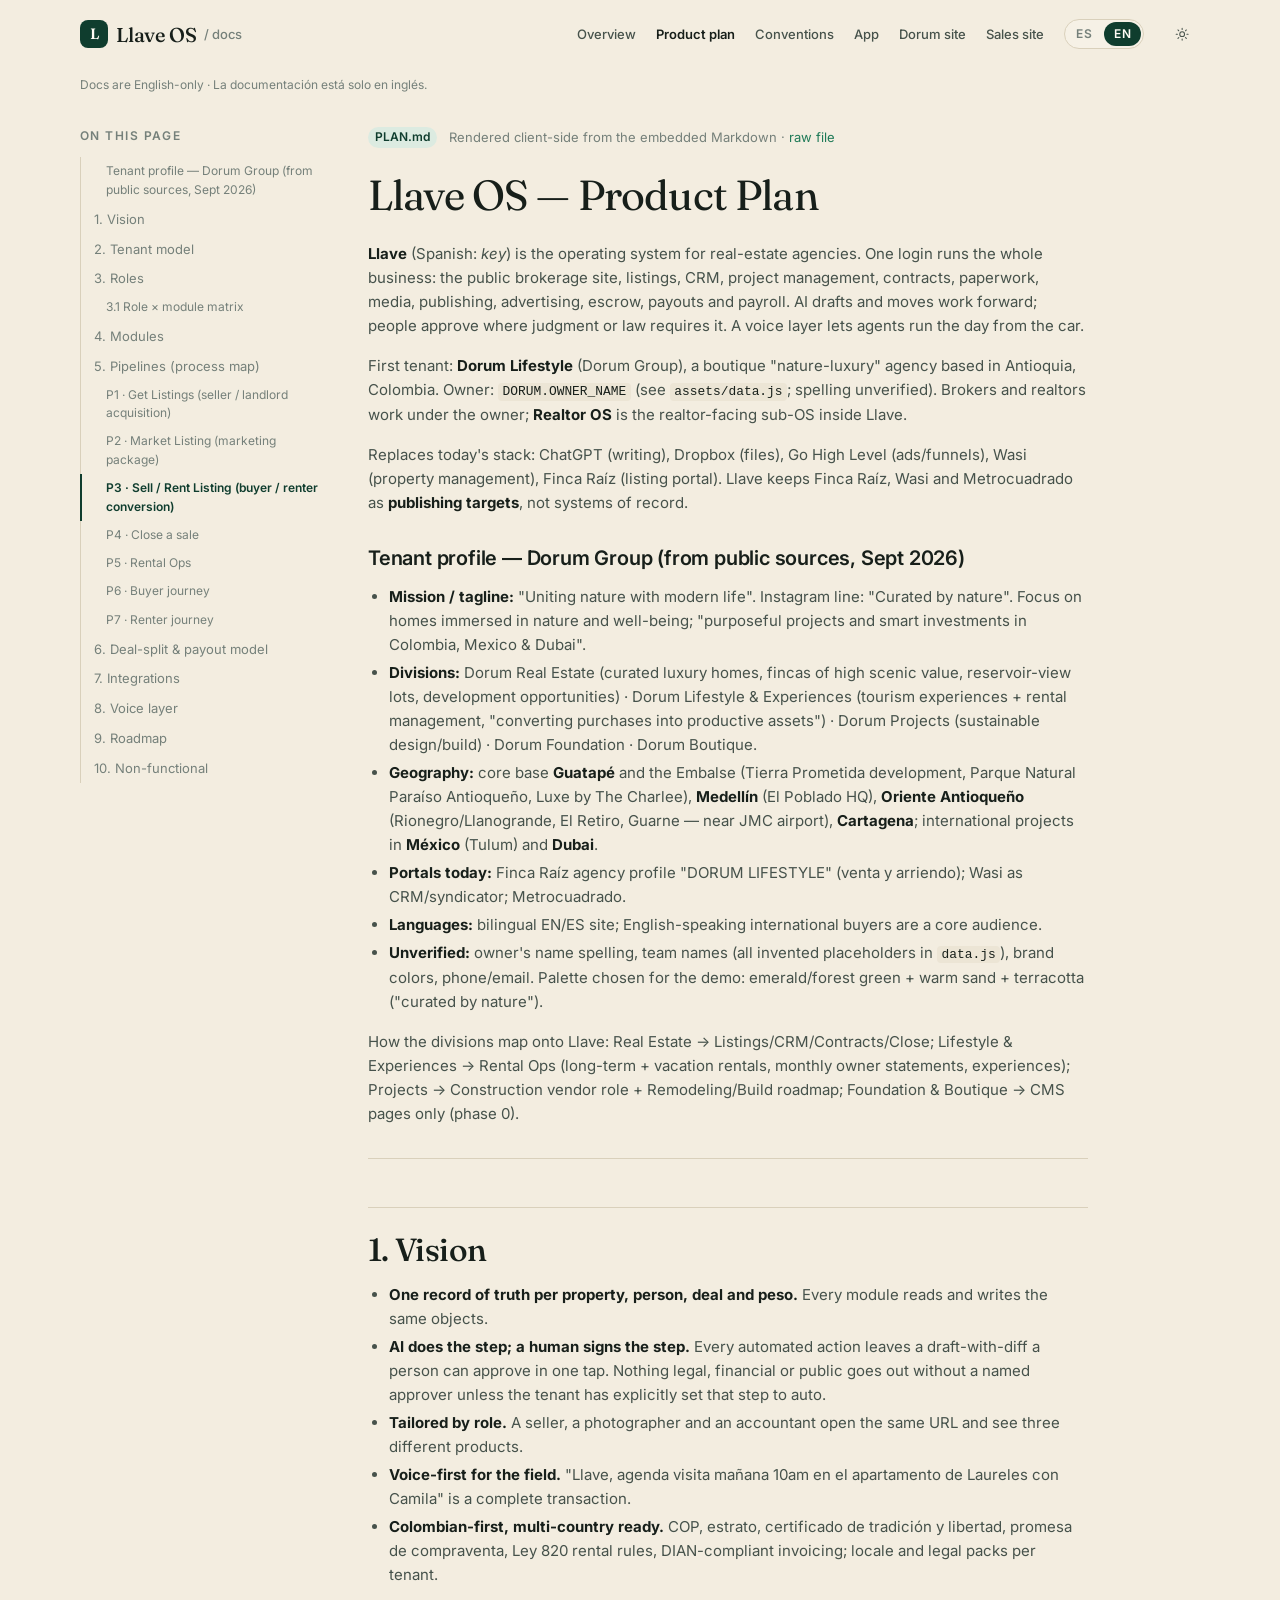
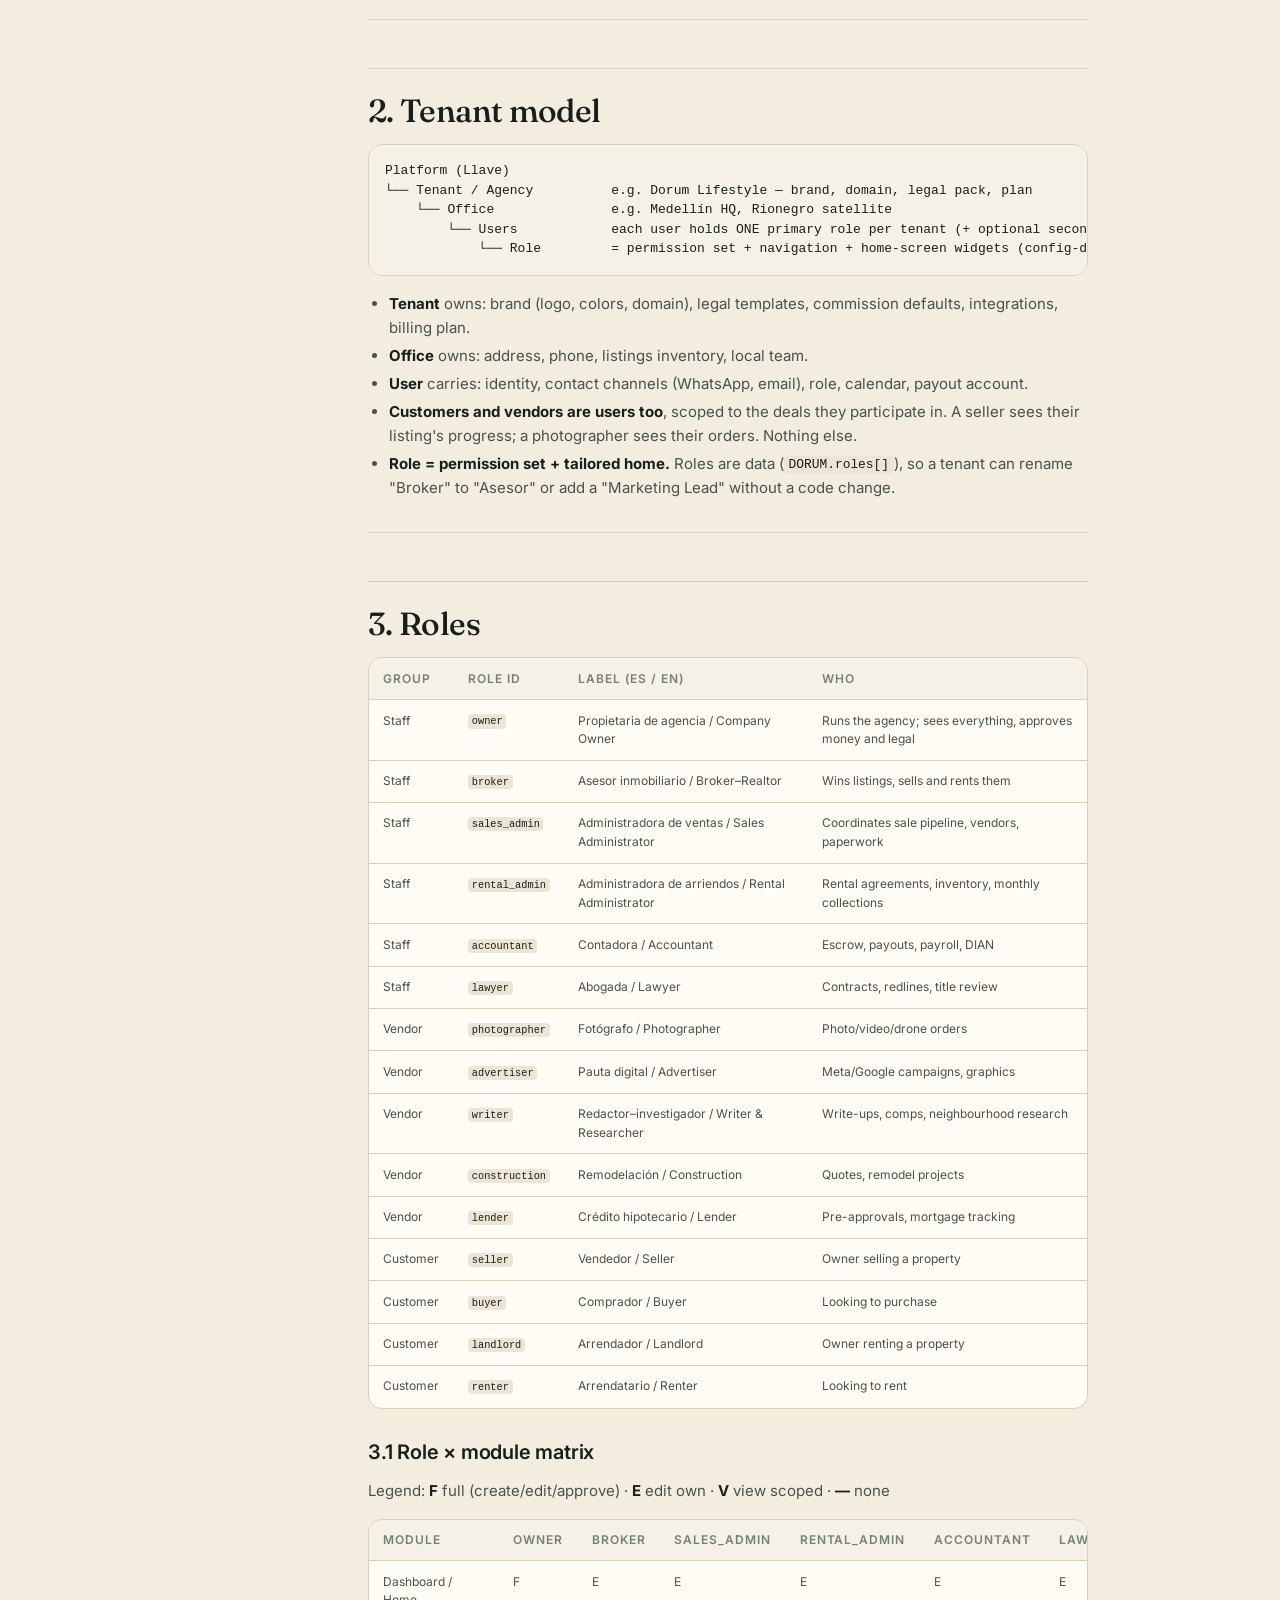
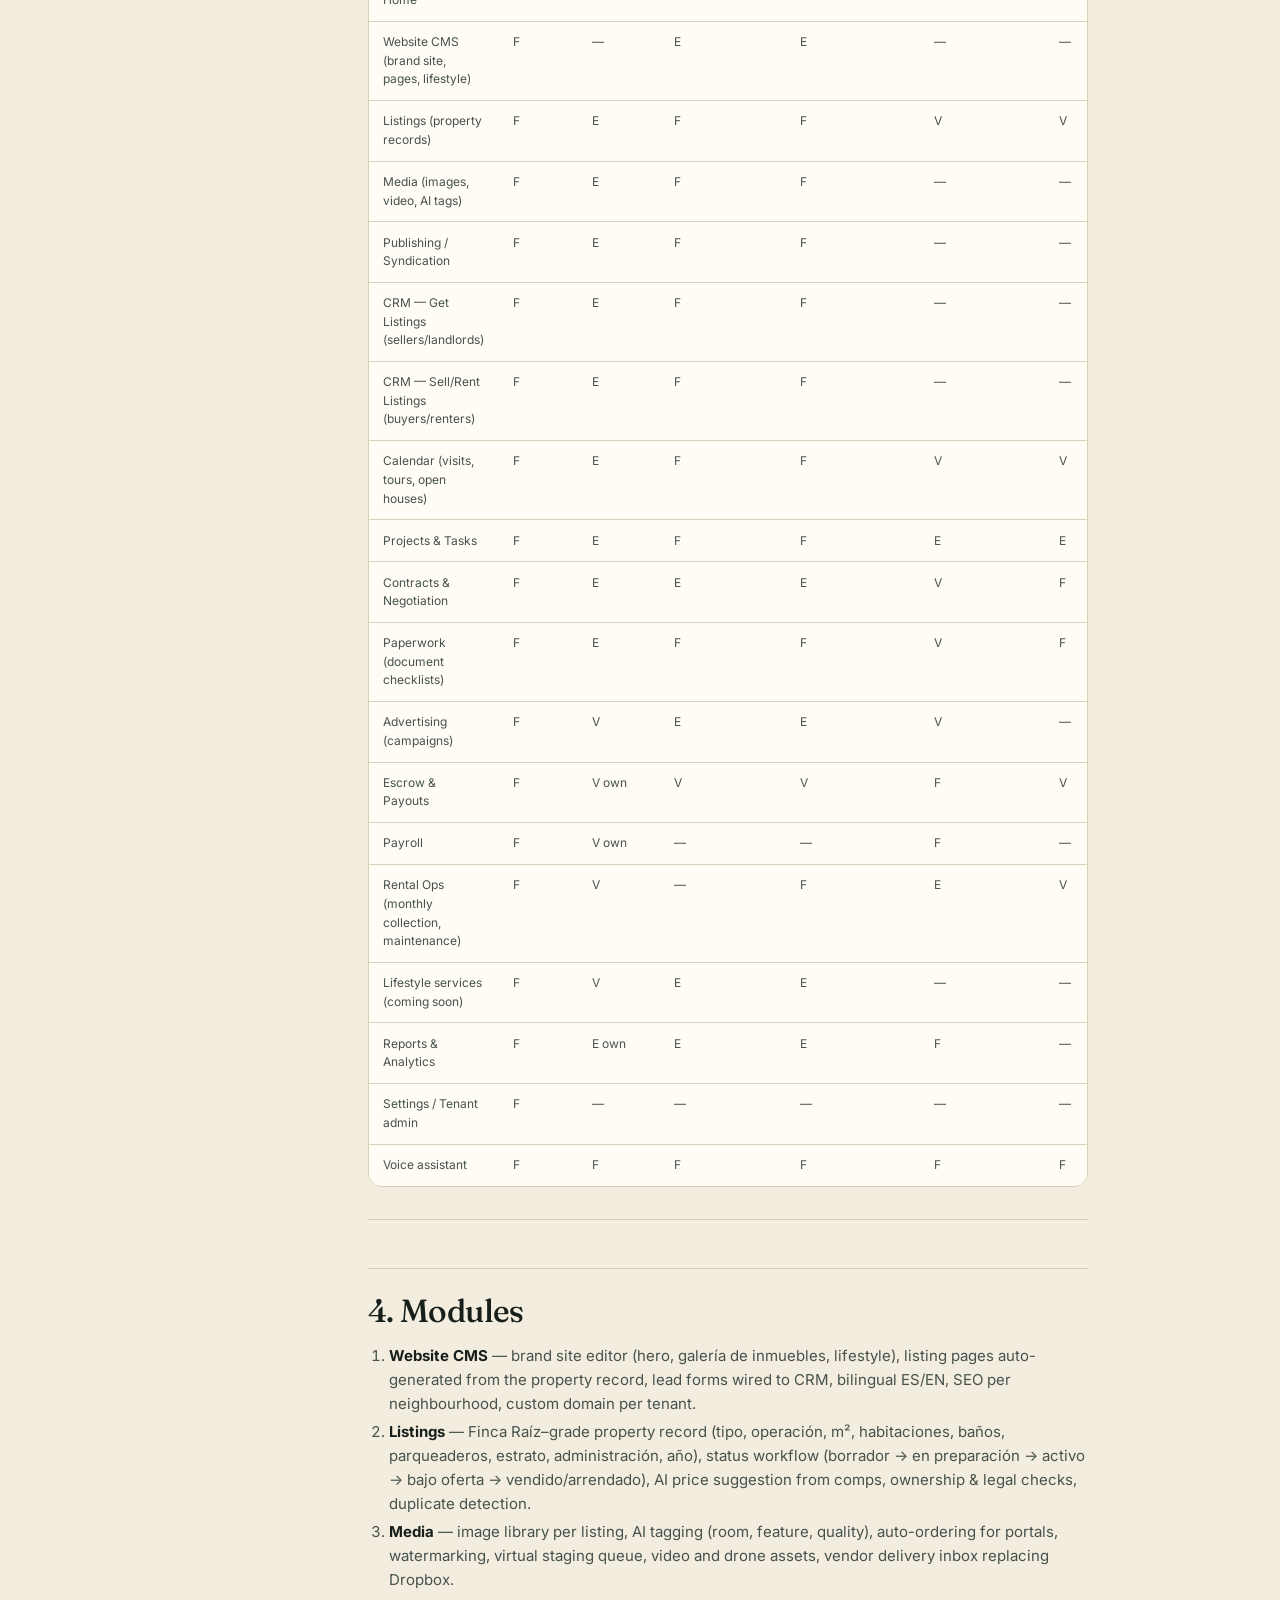
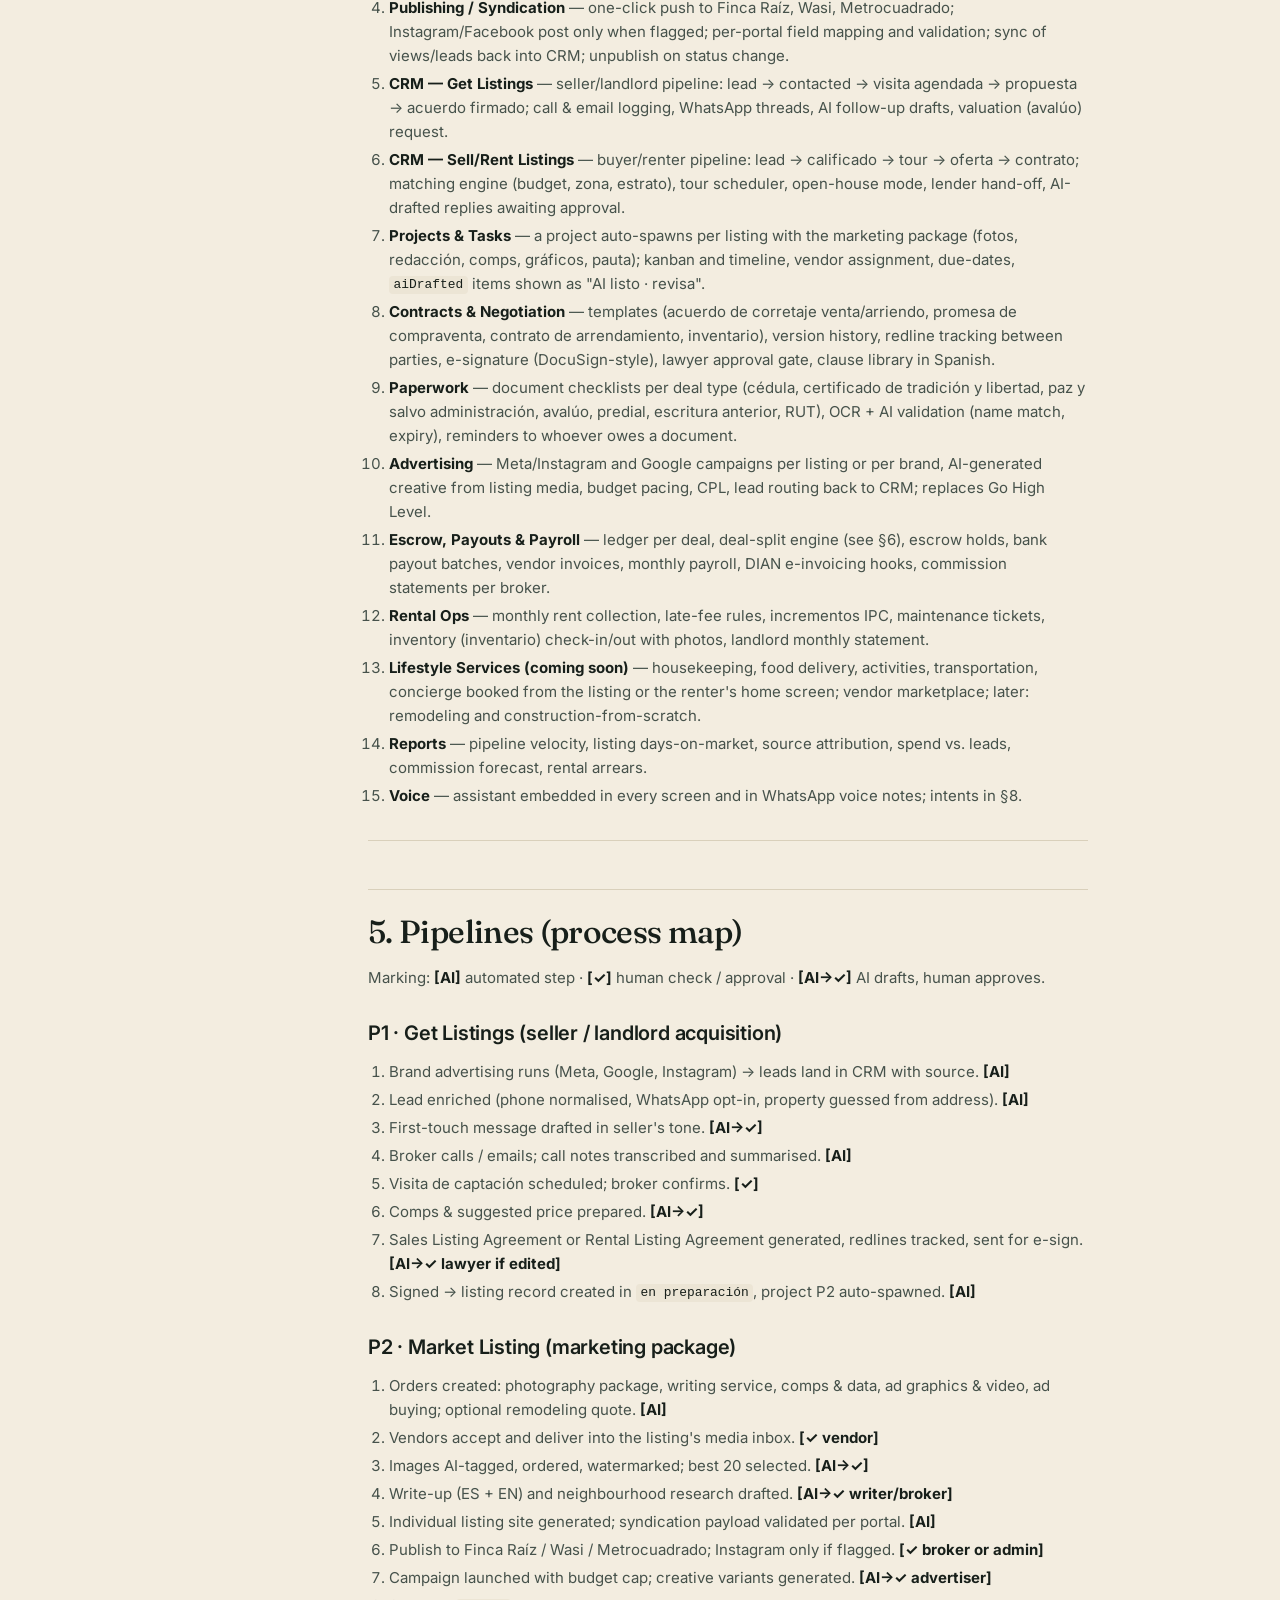
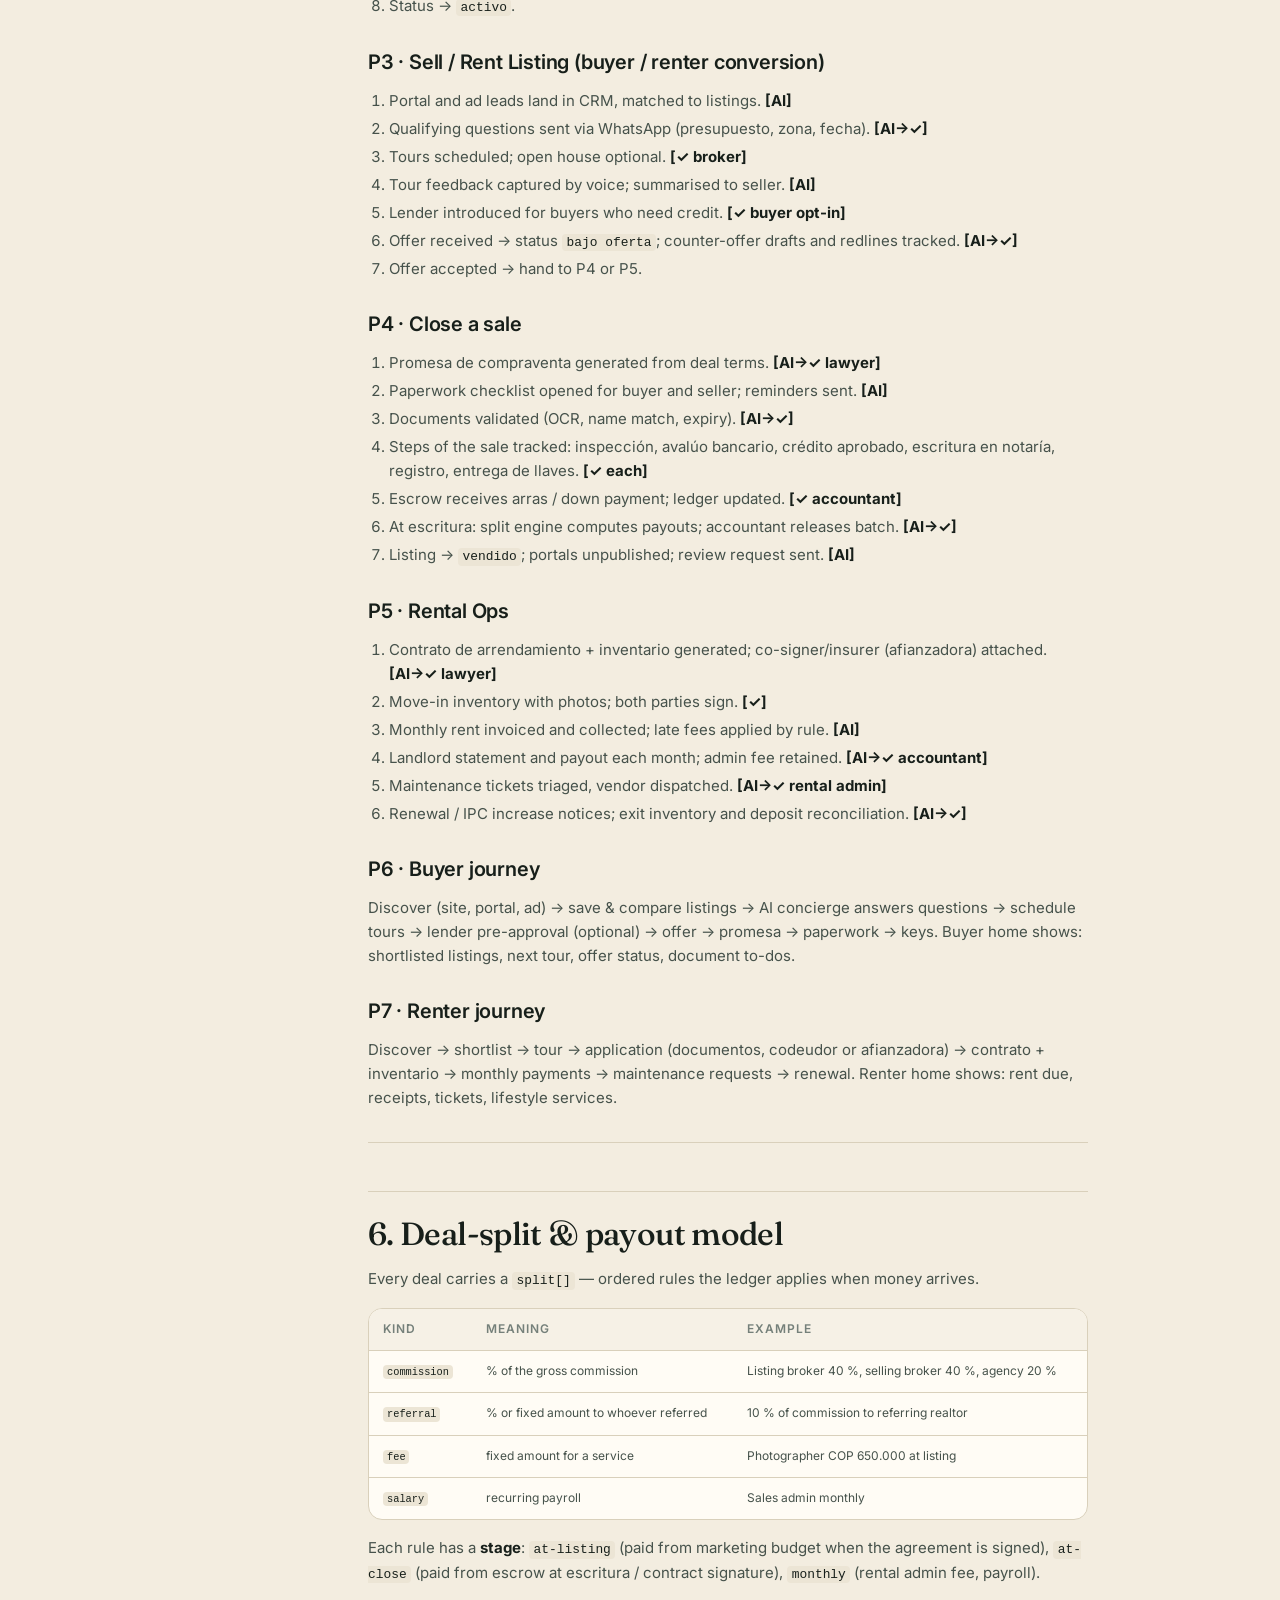
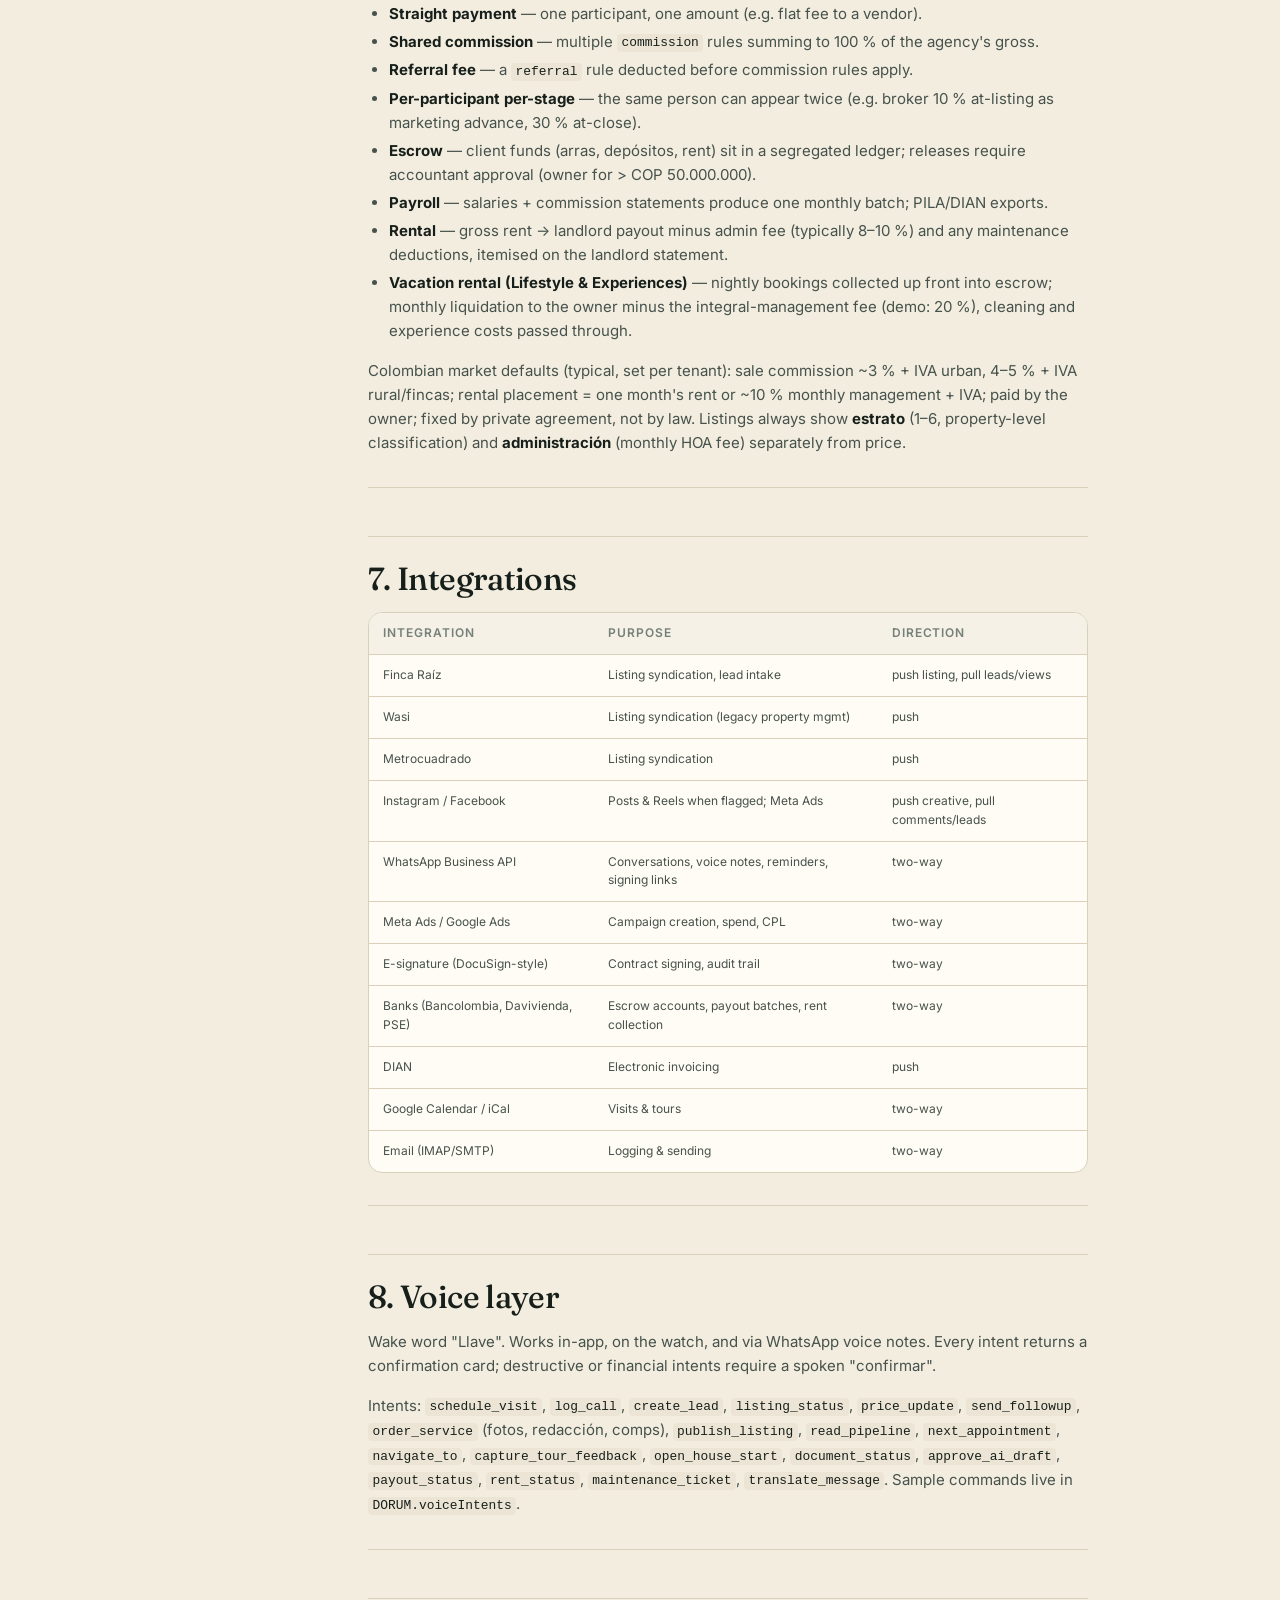
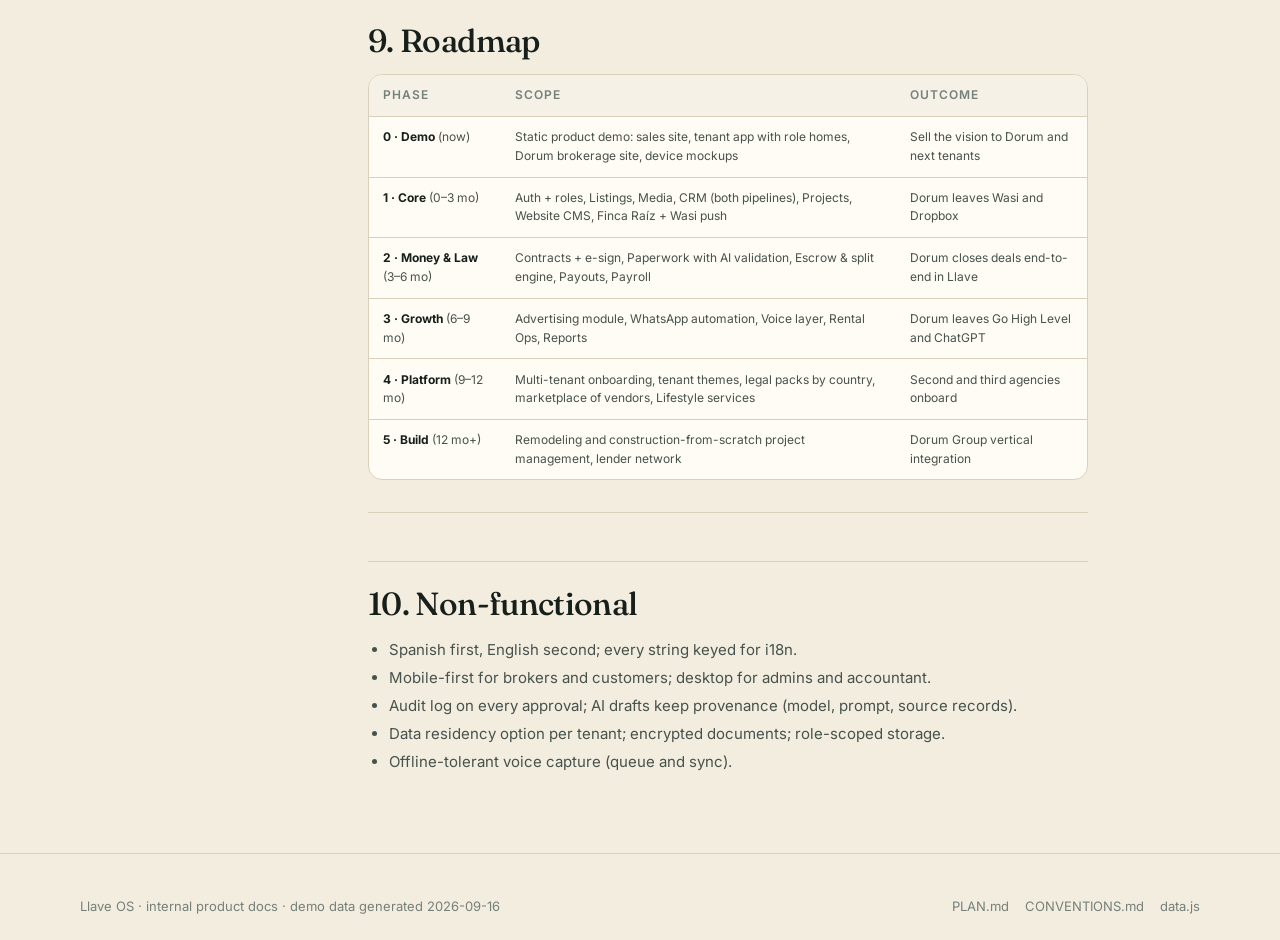
<file: docs/plan.html>
<!doctype html>
<html lang="en">
<head>
<meta charset="utf-8">
<meta name="viewport" content="width=device-width, initial-scale=1, viewport-fit=cover">
<title>Product plan · Llave OS</title>
<meta name="description" content="Llave OS product plan: vision, tenant model, roles, modules, pipelines, deal-split model, integrations, voice layer and roadmap.">
<meta name="color-scheme" content="light dark">
<link rel="preconnect" href="https://fonts.googleapis.com">
<link rel="preconnect" href="https://fonts.gstatic.com" crossorigin>
<link href="https://fonts.googleapis.com/css2?family=Inter:wght@400;500;600;700&family=Fraunces:ital,opsz,wght@0,9..144,400;0,9..144,500;0,9..144,600;1,9..144,400&display=swap" rel="stylesheet">
<link rel="stylesheet" href="../assets/tokens.css">
<link rel="stylesheet" href="docs.css">
<link rel="icon" href="data:image/svg+xml,%3Csvg xmlns='http://www.w3.org/2000/svg' viewBox='0 0 32 32'%3E%3Crect width='32' height='32' rx='8' fill='%230F3D2E'/%3E%3Ctext x='16' y='22' text-anchor='middle' font-family='Georgia,serif' font-size='18' fill='%23F3EDE0'%3EL%3C/text%3E%3C/svg%3E">
</head>
<body>
<header id="siteHeader"></header>

<div class="container doc-layout">
  <aside class="doc-toc" id="toc"><details open><summary>On this page</summary></details></aside>
  <article class="doc-body" id="doc">
    <div class="doc-meta"><span class="pill pill-brand">PLAN.md</span><span>Rendered client-side from the embedded Markdown · <a href="PLAN.md">raw file</a></span></div>
    <noscript><p>This page renders <code>PLAN.md</code> with JavaScript. Open the raw file instead.</p></noscript>
  </article>
</div>

<footer id="siteFooter"></footer>

<!-- Source Markdown, embedded so the page works from file:// (no fetch). "</script" inside code blocks is escaped as "<\/script". -->
<script type="text/markdown" id="md">
# Llave OS — Product Plan

**Llave** (Spanish: *key*) is the operating system for real-estate agencies. One login runs the whole business: the public brokerage site, listings, CRM, project management, contracts, paperwork, media, publishing, advertising, escrow, payouts and payroll. AI drafts and moves work forward; people approve where judgment or law requires it. A voice layer lets agents run the day from the car.

First tenant: **Dorum Lifestyle** (Dorum Group), a boutique "nature-luxury" agency based in Antioquia, Colombia. Owner: `DORUM.OWNER_NAME` (see `assets/data.js`; spelling unverified). Brokers and realtors work under the owner; **Realtor OS** is the realtor-facing sub-OS inside Llave.

Replaces today's stack: ChatGPT (writing), Dropbox (files), Go High Level (ads/funnels), Wasi (property management), Finca Raíz (listing portal). Llave keeps Finca Raíz, Wasi and Metrocuadrado as **publishing targets**, not systems of record.

### Tenant profile — Dorum Group (from public sources, Sept 2026)

- **Mission / tagline:** "Uniting nature with modern life". Instagram line: "Curated by nature". Focus on homes immersed in nature and well-being; "purposeful projects and smart investments in Colombia, Mexico & Dubai".
- **Divisions:** Dorum Real Estate (curated luxury homes, fincas of high scenic value, reservoir-view lots, development opportunities) · Dorum Lifestyle & Experiences (tourism experiences + rental management, "converting purchases into productive assets") · Dorum Projects (sustainable design/build) · Dorum Foundation · Dorum Boutique.
- **Geography:** core base **Guatapé** and the Embalse (Tierra Prometida development, Parque Natural Paraíso Antioqueño, Luxe by The Charlee), **Medellín** (El Poblado HQ), **Oriente Antioqueño** (Rionegro/Llanogrande, El Retiro, Guarne — near JMC airport), **Cartagena**; international projects in **México** (Tulum) and **Dubai**.
- **Portals today:** Finca Raíz agency profile "DORUM LIFESTYLE" (venta y arriendo); Wasi as CRM/syndicator; Metrocuadrado.
- **Languages:** bilingual EN/ES site; English-speaking international buyers are a core audience.
- **Unverified:** owner's name spelling, team names (all invented placeholders in `data.js`), brand colors, phone/email. Palette chosen for the demo: emerald/forest green + warm sand + terracotta ("curated by nature").

How the divisions map onto Llave: Real Estate → Listings/CRM/Contracts/Close; Lifestyle & Experiences → Rental Ops (long-term + vacation rentals, monthly owner statements, experiences); Projects → Construction vendor role + Remodeling/Build roadmap; Foundation & Boutique → CMS pages only (phase 0).

---

## 1. Vision

- **One record of truth per property, person, deal and peso.** Every module reads and writes the same objects.
- **AI does the step; a human signs the step.** Every automated action leaves a draft-with-diff a person can approve in one tap. Nothing legal, financial or public goes out without a named approver unless the tenant has explicitly set that step to auto.
- **Tailored by role.** A seller, a photographer and an accountant open the same URL and see three different products.
- **Voice-first for the field.** "Llave, agenda visita mañana 10am en el apartamento de Laureles con Camila" is a complete transaction.
- **Colombian-first, multi-country ready.** COP, estrato, certificado de tradición y libertad, promesa de compraventa, Ley 820 rental rules, DIAN-compliant invoicing; locale and legal packs per tenant.

---

## 2. Tenant model

```
Platform (Llave)
└── Tenant / Agency          e.g. Dorum Lifestyle — brand, domain, legal pack, plan
    └── Office               e.g. Medellín HQ, Rionegro satellite
        └── Users            each user holds ONE primary role per tenant (+ optional secondary)
            └── Role         = permission set + navigation + home-screen widgets (config-driven, see DORUM.roles)
```

- **Tenant** owns: brand (logo, colors, domain), legal templates, commission defaults, integrations, billing plan.
- **Office** owns: address, phone, listings inventory, local team.
- **User** carries: identity, contact channels (WhatsApp, email), role, calendar, payout account.
- **Customers and vendors are users too**, scoped to the deals they participate in. A seller sees their listing's progress; a photographer sees their orders. Nothing else.
- **Role = permission set + tailored home.** Roles are data (`DORUM.roles[]`), so a tenant can rename "Broker" to "Asesor" or add a "Marketing Lead" without a code change.

---

## 3. Roles

| Group | Role id | Label (ES / EN) | Who |
|---|---|---|---|
| Staff | `owner` | Propietaria de agencia / Company Owner | Runs the agency; sees everything, approves money and legal |
| Staff | `broker` | Asesor inmobiliario / Broker–Realtor | Wins listings, sells and rents them |
| Staff | `sales_admin` | Administradora de ventas / Sales Administrator | Coordinates sale pipeline, vendors, paperwork |
| Staff | `rental_admin` | Administradora de arriendos / Rental Administrator | Rental agreements, inventory, monthly collections |
| Staff | `accountant` | Contadora / Accountant | Escrow, payouts, payroll, DIAN |
| Staff | `lawyer` | Abogada / Lawyer | Contracts, redlines, title review |
| Vendor | `photographer` | Fotógrafo / Photographer | Photo/video/drone orders |
| Vendor | `advertiser` | Pauta digital / Advertiser | Meta/Google campaigns, graphics |
| Vendor | `writer` | Redactor–investigador / Writer & Researcher | Write-ups, comps, neighbourhood research |
| Vendor | `construction` | Remodelación / Construction | Quotes, remodel projects |
| Vendor | `lender` | Crédito hipotecario / Lender | Pre-approvals, mortgage tracking |
| Customer | `seller` | Vendedor / Seller | Owner selling a property |
| Customer | `buyer` | Comprador / Buyer | Looking to purchase |
| Customer | `landlord` | Arrendador / Landlord | Owner renting a property |
| Customer | `renter` | Arrendatario / Renter | Looking to rent |

### 3.1 Role × module matrix

Legend: **F** full (create/edit/approve) · **E** edit own · **V** view scoped · **—** none

| Module | owner | broker | sales_admin | rental_admin | accountant | lawyer | photographer | advertiser | writer | construction | lender | seller | buyer | landlord | renter |
|---|---|---|---|---|---|---|---|---|---|---|---|---|---|---|---|
| Dashboard / Home | F | E | E | E | E | E | E | E | E | E | E | V | V | V | V |
| Website CMS (brand site, pages, lifestyle) | F | — | E | E | — | — | — | E | E | — | — | — | — | — | — |
| Listings (property records) | F | E | F | F | V | V | V | V | V | V | V | V own | V | V own | V |
| Media (images, video, AI tags) | F | E | F | F | — | — | E orders | V | V | E | — | V own | V | V own | V |
| Publishing / Syndication | F | E | F | F | — | — | — | E | — | — | — | V status | — | V status | — |
| CRM — Get Listings (sellers/landlords) | F | E | F | F | — | — | — | — | — | — | — | — | — | — | — |
| CRM — Sell/Rent Listings (buyers/renters) | F | E | F | F | — | — | — | — | — | — | V leads | — | — | — | — |
| Calendar (visits, tours, open houses) | F | E | F | F | V | V | E own | — | — | E own | E own | E own | E own | E own | E own |
| Projects & Tasks | F | E | F | F | E | E | E own | E own | E own | E own | E own | V | V | V | V |
| Contracts & Negotiation | F | E | E | E | V | F | — | — | — | — | V | V/sign | V/sign | V/sign | V/sign |
| Paperwork (document checklists) | F | E | F | F | V | F | — | — | — | — | E | E upload | E upload | E upload | E upload |
| Advertising (campaigns) | F | V | E | E | V | — | — | F | — | — | — | V own | — | V own | — |
| Escrow & Payouts | F | V own | V | V | F | V | V own | V own | V own | V own | V own | V own | V own | V own | V own |
| Payroll | F | V own | — | — | F | — | — | — | — | — | — | — | — | — | — |
| Rental Ops (monthly collection, maintenance) | F | V | — | F | E | V | — | — | — | E | — | — | — | V own | E own |
| Lifestyle services (coming soon) | F | V | E | E | — | — | — | — | — | E | — | V | V | V | V |
| Reports & Analytics | F | E own | E | E | F | — | — | E own | — | — | — | — | — | — | — |
| Settings / Tenant admin | F | — | — | — | — | — | — | — | — | — | — | — | — | — | — |
| Voice assistant | F | F | F | F | F | F | E | E | E | E | E | E | E | E | E |

---

## 4. Modules

1. **Website CMS** — brand site editor (hero, galería de inmuebles, lifestyle), listing pages auto-generated from the property record, lead forms wired to CRM, bilingual ES/EN, SEO per neighbourhood, custom domain per tenant.
2. **Listings** — Finca Raíz–grade property record (tipo, operación, m², habitaciones, baños, parqueaderos, estrato, administración, año), status workflow (borrador → en preparación → activo → bajo oferta → vendido/arrendado), AI price suggestion from comps, ownership & legal checks, duplicate detection.
3. **Media** — image library per listing, AI tagging (room, feature, quality), auto-ordering for portals, watermarking, virtual staging queue, video and drone assets, vendor delivery inbox replacing Dropbox.
4. **Publishing / Syndication** — one-click push to Finca Raíz, Wasi, Metrocuadrado; Instagram/Facebook post only when flagged; per-portal field mapping and validation; sync of views/leads back into CRM; unpublish on status change.
5. **CRM — Get Listings** — seller/landlord pipeline: lead → contacted → visita agendada → propuesta → acuerdo firmado; call & email logging, WhatsApp threads, AI follow-up drafts, valuation (avalúo) request.
6. **CRM — Sell/Rent Listings** — buyer/renter pipeline: lead → calificado → tour → oferta → contrato; matching engine (budget, zona, estrato), tour scheduler, open-house mode, lender hand-off, AI-drafted replies awaiting approval.
7. **Projects & Tasks** — a project auto-spawns per listing with the marketing package (fotos, redacción, comps, gráficos, pauta); kanban and timeline, vendor assignment, due-dates, `aiDrafted` items shown as "AI listo · revisa".
8. **Contracts & Negotiation** — templates (acuerdo de corretaje venta/arriendo, promesa de compraventa, contrato de arrendamiento, inventario), version history, redline tracking between parties, e-signature (DocuSign-style), lawyer approval gate, clause library in Spanish.
9. **Paperwork** — document checklists per deal type (cédula, certificado de tradición y libertad, paz y salvo administración, avalúo, predial, escritura anterior, RUT), OCR + AI validation (name match, expiry), reminders to whoever owes a document.
10. **Advertising** — Meta/Instagram and Google campaigns per listing or per brand, AI-generated creative from listing media, budget pacing, CPL, lead routing back to CRM; replaces Go High Level.
11. **Escrow, Payouts & Payroll** — ledger per deal, deal-split engine (see §6), escrow holds, bank payout batches, vendor invoices, monthly payroll, DIAN e-invoicing hooks, commission statements per broker.
12. **Rental Ops** — monthly rent collection, late-fee rules, incrementos IPC, maintenance tickets, inventory (inventario) check-in/out with photos, landlord monthly statement.
13. **Lifestyle Services (coming soon)** — housekeeping, food delivery, activities, transportation, concierge booked from the listing or the renter's home screen; vendor marketplace; later: remodeling and construction-from-scratch.
14. **Reports** — pipeline velocity, listing days-on-market, source attribution, spend vs. leads, commission forecast, rental arrears.
15. **Voice** — assistant embedded in every screen and in WhatsApp voice notes; intents in §8.

---

## 5. Pipelines (process map)

Marking: **[AI]** automated step · **[✓]** human check / approval · **[AI→✓]** AI drafts, human approves.

### P1 · Get Listings (seller / landlord acquisition)
1. Brand advertising runs (Meta, Google, Instagram) → leads land in CRM with source. **[AI]**
2. Lead enriched (phone normalised, WhatsApp opt-in, property guessed from address). **[AI]**
3. First-touch message drafted in seller's tone. **[AI→✓]**
4. Broker calls / emails; call notes transcribed and summarised. **[AI]**
5. Visita de captación scheduled; broker confirms. **[✓]**
6. Comps & suggested price prepared. **[AI→✓]**
7. Sales Listing Agreement or Rental Listing Agreement generated, redlines tracked, sent for e-sign. **[AI→✓ lawyer if edited]**
8. Signed → listing record created in `en preparación`, project P2 auto-spawned. **[AI]**

### P2 · Market Listing (marketing package)
1. Orders created: photography package, writing service, comps & data, ad graphics & video, ad buying; optional remodeling quote. **[AI]**
2. Vendors accept and deliver into the listing's media inbox. **[✓ vendor]**
3. Images AI-tagged, ordered, watermarked; best 20 selected. **[AI→✓]**
4. Write-up (ES + EN) and neighbourhood research drafted. **[AI→✓ writer/broker]**
5. Individual listing site generated; syndication payload validated per portal. **[AI]**
6. Publish to Finca Raíz / Wasi / Metrocuadrado; Instagram only if flagged. **[✓ broker or admin]**
7. Campaign launched with budget cap; creative variants generated. **[AI→✓ advertiser]**
8. Status → `activo`.

### P3 · Sell / Rent Listing (buyer / renter conversion)
1. Portal and ad leads land in CRM, matched to listings. **[AI]**
2. Qualifying questions sent via WhatsApp (presupuesto, zona, fecha). **[AI→✓]**
3. Tours scheduled; open house optional. **[✓ broker]**
4. Tour feedback captured by voice; summarised to seller. **[AI]**
5. Lender introduced for buyers who need credit. **[✓ buyer opt-in]**
6. Offer received → status `bajo oferta`; counter-offer drafts and redlines tracked. **[AI→✓]**
7. Offer accepted → hand to P4 or P5.

### P4 · Close a sale
1. Promesa de compraventa generated from deal terms. **[AI→✓ lawyer]**
2. Paperwork checklist opened for buyer and seller; reminders sent. **[AI]**
3. Documents validated (OCR, name match, expiry). **[AI→✓]**
4. Steps of the sale tracked: inspección, avalúo bancario, crédito aprobado, escritura en notaría, registro, entrega de llaves. **[✓ each]**
5. Escrow receives arras / down payment; ledger updated. **[✓ accountant]**
6. At escritura: split engine computes payouts; accountant releases batch. **[AI→✓]**
7. Listing → `vendido`; portals unpublished; review request sent. **[AI]**

### P5 · Rental Ops
1. Contrato de arrendamiento + inventario generated; co-signer/insurer (afianzadora) attached. **[AI→✓ lawyer]**
2. Move-in inventory with photos; both parties sign. **[✓]**
3. Monthly rent invoiced and collected; late fees applied by rule. **[AI]**
4. Landlord statement and payout each month; admin fee retained. **[AI→✓ accountant]**
5. Maintenance tickets triaged, vendor dispatched. **[AI→✓ rental admin]**
6. Renewal / IPC increase notices; exit inventory and deposit reconciliation. **[AI→✓]**

### P6 · Buyer journey
Discover (site, portal, ad) → save & compare listings → AI concierge answers questions → schedule tours → lender pre-approval (optional) → offer → promesa → paperwork → keys. Buyer home shows: shortlisted listings, next tour, offer status, document to-dos.

### P7 · Renter journey
Discover → shortlist → tour → application (documentos, codeudor or afianzadora) → contrato + inventario → monthly payments → maintenance requests → renewal. Renter home shows: rent due, receipts, tickets, lifestyle services.

---

## 6. Deal-split & payout model

Every deal carries a `split[]` — ordered rules the ledger applies when money arrives.

| Kind | Meaning | Example |
|---|---|---|
| `commission` | % of the gross commission | Listing broker 40 %, selling broker 40 %, agency 20 % |
| `referral` | % or fixed amount to whoever referred | 10 % of commission to referring realtor |
| `fee` | fixed amount for a service | Photographer COP 650.000 at listing |
| `salary` | recurring payroll | Sales admin monthly |

Each rule has a **stage**: `at-listing` (paid from marketing budget when the agreement is signed), `at-close` (paid from escrow at escritura / contract signature), `monthly` (rental admin fee, payroll).

- **Straight payment** — one participant, one amount (e.g. flat fee to a vendor).
- **Shared commission** — multiple `commission` rules summing to 100 % of the agency's gross.
- **Referral fee** — a `referral` rule deducted before commission rules apply.
- **Per-participant per-stage** — the same person can appear twice (e.g. broker 10 % at-listing as marketing advance, 30 % at-close).
- **Escrow** — client funds (arras, depósitos, rent) sit in a segregated ledger; releases require accountant approval (owner for > COP 50.000.000).
- **Payroll** — salaries + commission statements produce one monthly batch; PILA/DIAN exports.
- **Rental** — gross rent → landlord payout minus admin fee (typically 8–10 %) and any maintenance deductions, itemised on the landlord statement.
- **Vacation rental (Lifestyle & Experiences)** — nightly bookings collected up front into escrow; monthly liquidation to the owner minus the integral-management fee (demo: 20 %), cleaning and experience costs passed through.

Colombian market defaults (typical, set per tenant): sale commission ~3 % + IVA urban, 4–5 % + IVA rural/fincas; rental placement = one month's rent or ~10 % monthly management + IVA; paid by the owner; fixed by private agreement, not by law. Listings always show **estrato** (1–6, property-level classification) and **administración** (monthly HOA fee) separately from price.

---

## 7. Integrations

| Integration | Purpose | Direction |
|---|---|---|
| Finca Raíz | Listing syndication, lead intake | push listing, pull leads/views |
| Wasi | Listing syndication (legacy property mgmt) | push |
| Metrocuadrado | Listing syndication | push |
| Instagram / Facebook | Posts & Reels when flagged; Meta Ads | push creative, pull comments/leads |
| WhatsApp Business API | Conversations, voice notes, reminders, signing links | two-way |
| Meta Ads / Google Ads | Campaign creation, spend, CPL | two-way |
| E-signature (DocuSign-style) | Contract signing, audit trail | two-way |
| Banks (Bancolombia, Davivienda, PSE) | Escrow accounts, payout batches, rent collection | two-way |
| DIAN | Electronic invoicing | push |
| Google Calendar / iCal | Visits & tours | two-way |
| Email (IMAP/SMTP) | Logging & sending | two-way |

---

## 8. Voice layer

Wake word "Llave". Works in-app, on the watch, and via WhatsApp voice notes. Every intent returns a confirmation card; destructive or financial intents require a spoken "confirmar".

Intents: `schedule_visit`, `log_call`, `create_lead`, `listing_status`, `price_update`, `send_followup`, `order_service` (fotos, redacción, comps), `publish_listing`, `read_pipeline`, `next_appointment`, `navigate_to`, `capture_tour_feedback`, `open_house_start`, `document_status`, `approve_ai_draft`, `payout_status`, `rent_status`, `maintenance_ticket`, `translate_message`. Sample commands live in `DORUM.voiceIntents`.

---

## 9. Roadmap

| Phase | Scope | Outcome |
|---|---|---|
| **0 · Demo** (now) | Static product demo: sales site, tenant app with role homes, Dorum brokerage site, device mockups | Sell the vision to Dorum and next tenants |
| **1 · Core** (0–3 mo) | Auth + roles, Listings, Media, CRM (both pipelines), Projects, Website CMS, Finca Raíz + Wasi push | Dorum leaves Wasi and Dropbox |
| **2 · Money & Law** (3–6 mo) | Contracts + e-sign, Paperwork with AI validation, Escrow & split engine, Payouts, Payroll | Dorum closes deals end-to-end in Llave |
| **3 · Growth** (6–9 mo) | Advertising module, WhatsApp automation, Voice layer, Rental Ops, Reports | Dorum leaves Go High Level and ChatGPT |
| **4 · Platform** (9–12 mo) | Multi-tenant onboarding, tenant themes, legal packs by country, marketplace of vendors, Lifestyle services | Second and third agencies onboard |
| **5 · Build** (12 mo+) | Remodeling and construction-from-scratch project management, lender network | Dorum Group vertical integration |

---

## 10. Non-functional

- Spanish first, English second; every string keyed for i18n.
- Mobile-first for brokers and customers; desktop for admins and accountant.
- Audit log on every approval; AI drafts keep provenance (model, prompt, source records).
- Data residency option per tenant; encrypted documents; role-scoped storage.
- Offline-tolerant voice capture (queue and sync).

</script>

<script src="../assets/data.js"></script>
<script src="../assets/i18n.js"></script>
<script src="docs.js"></script>
<script>
(function () {
  var X = window.DOCS;
  X.chrome('Product plan');
  var r = X.md(X.readEmbedded('md'));
  document.getElementById('doc').insertAdjacentHTML('beforeend', r.html);
  var tocEl = document.createElement('div'); document.getElementById('toc').querySelector('details').appendChild(tocEl);
  X.toc(r.headings, tocEl);
  if (window.matchMedia && matchMedia('(max-width: 900px)').matches) document.querySelector('#toc details').open = false;
  if (location.hash) { try { var t = document.querySelector(location.hash); if (t) t.scrollIntoView(); } catch (e) {} }
})();
</script>
</body>
</html>
</file>
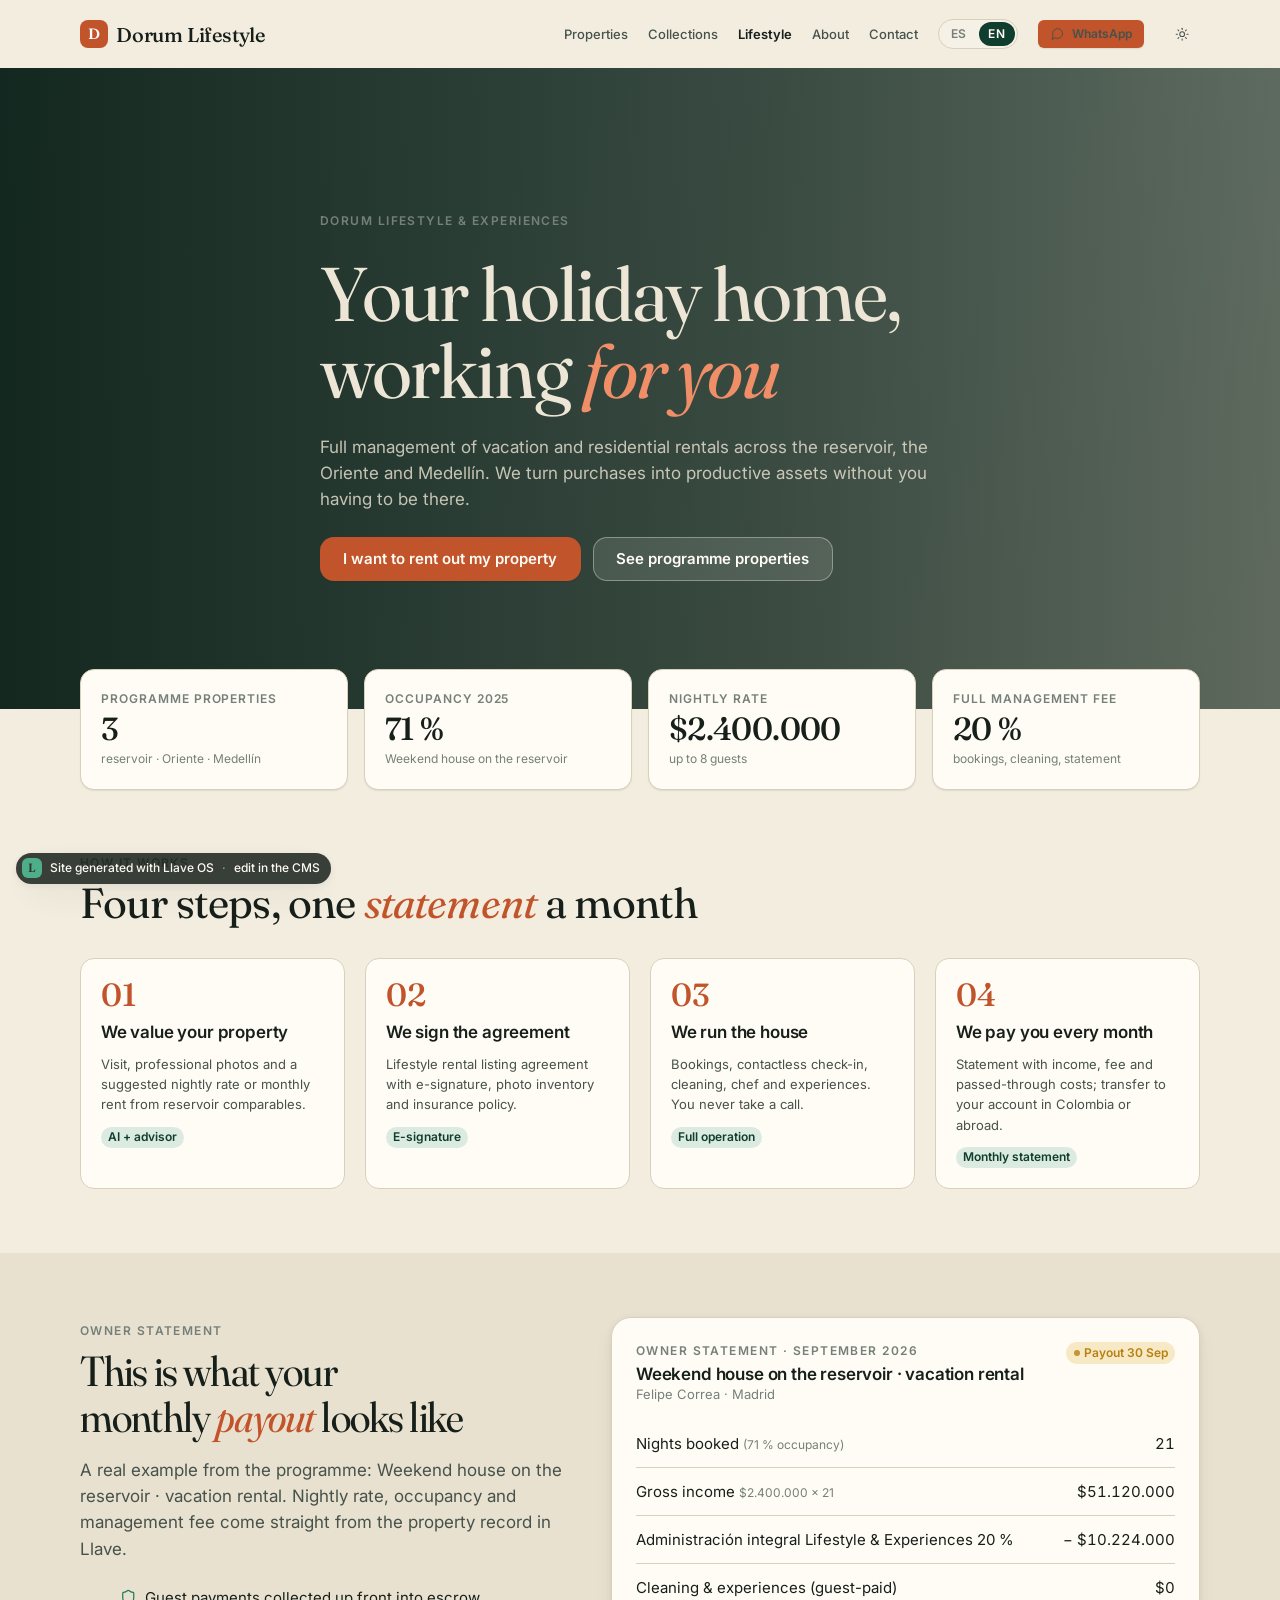
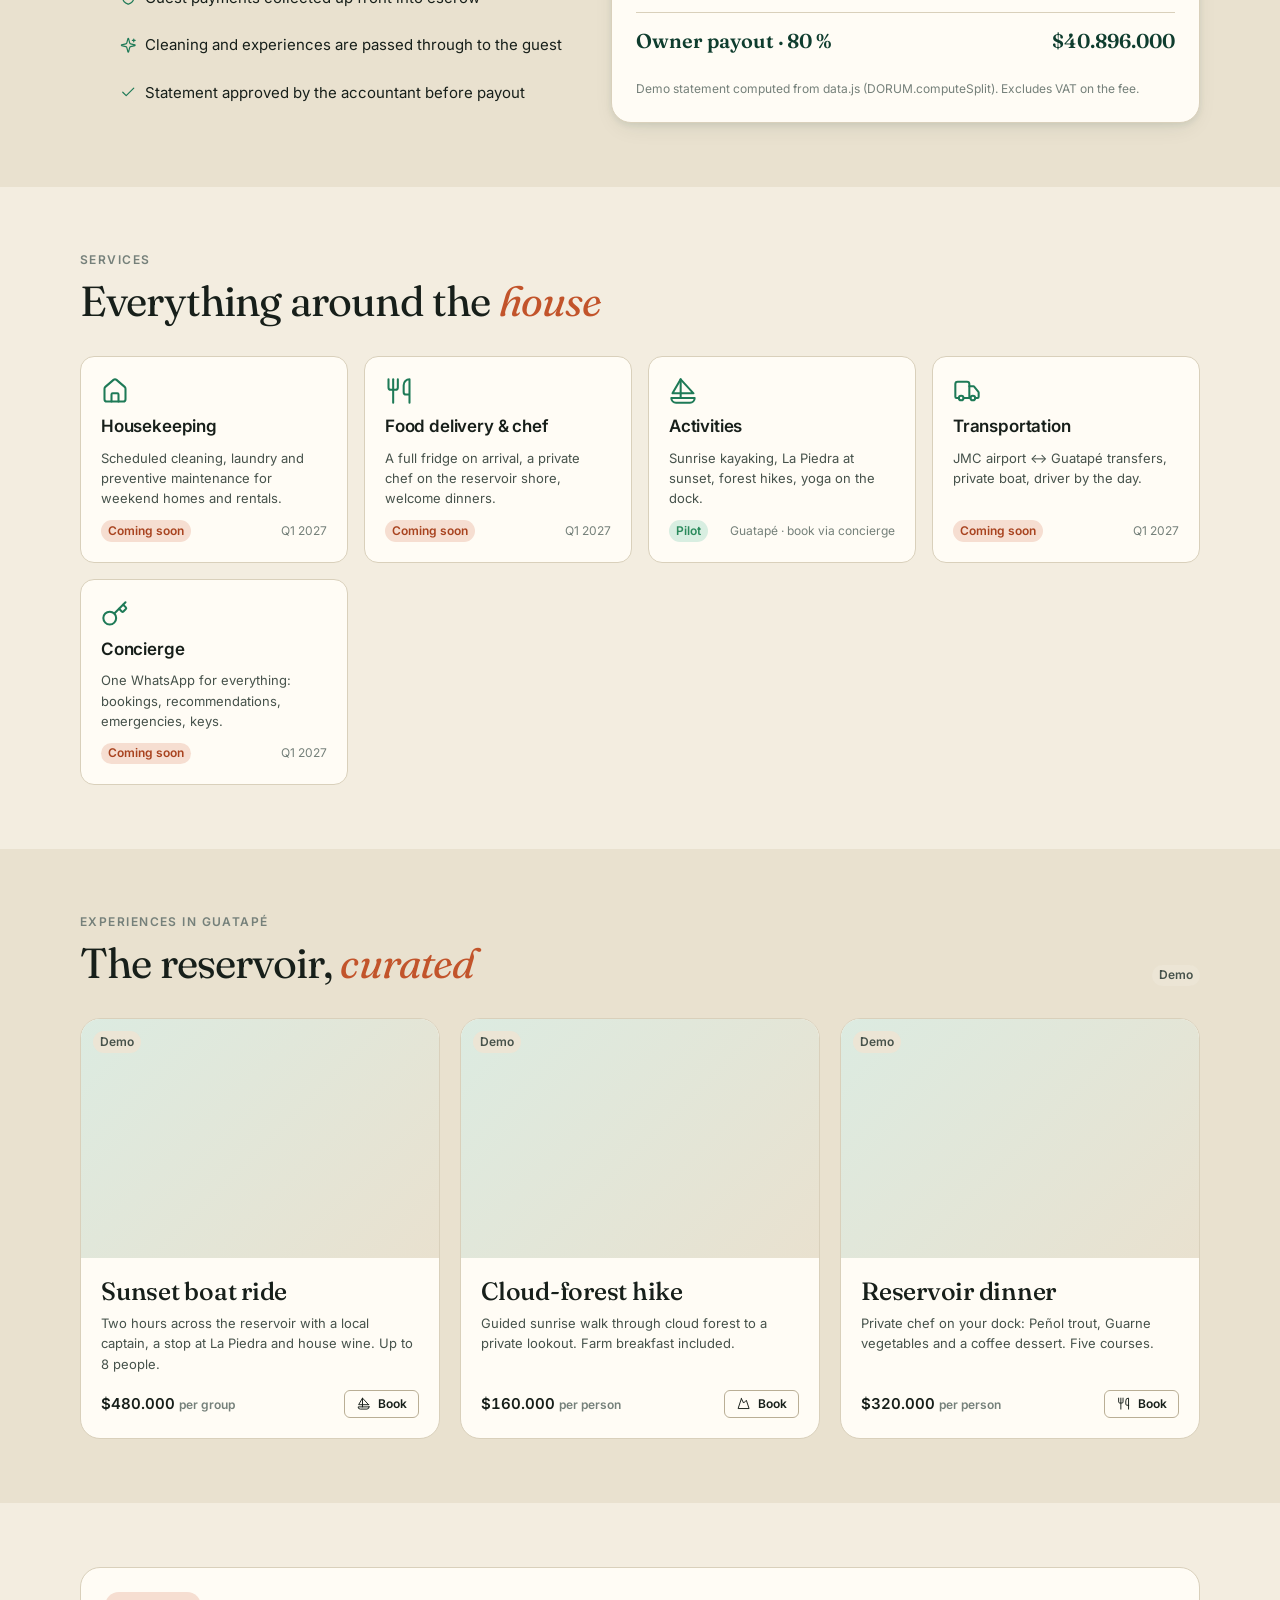
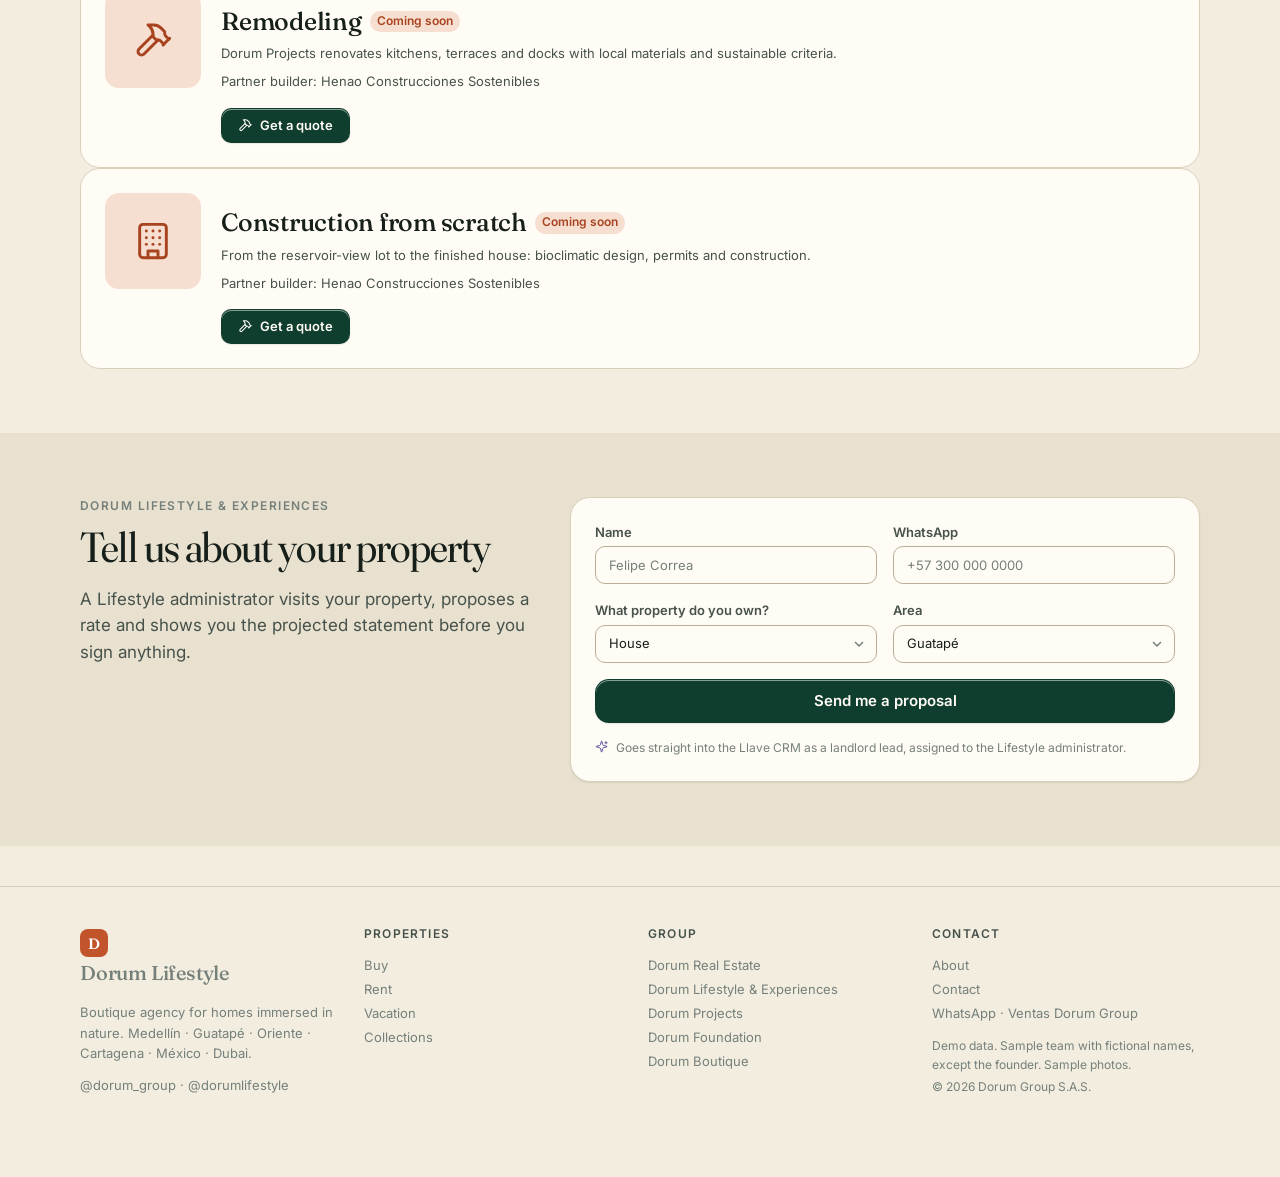
<file: dorum/lifestyle.html>
<!doctype html>
<html lang="es">
<head>
<meta charset="utf-8">
<meta name="viewport" content="width=device-width, initial-scale=1, viewport-fit=cover">
<title>Lifestyle & Experiences · Dorum Lifestyle</title>
<meta name="description" content="Dorum Lifestyle & Experiences: administración de rentas vacacionales y de vivienda, experiencias en Guatapé y Dorum Projects. Convierte tu propiedad en un activo productivo.">
<meta name="color-scheme" content="light dark">
<link rel="preconnect" href="https://fonts.googleapis.com">
<link rel="preconnect" href="https://fonts.gstatic.com" crossorigin>
<link href="https://fonts.googleapis.com/css2?family=Inter:wght@400;500;600;700&family=Fraunces:ital,opsz,wght@0,9..144,400;0,9..144,500;0,9..144,600;1,9..144,400&display=swap" rel="stylesheet">
<link rel="stylesheet" href="../assets/tokens.css">
<link rel="stylesheet" href="site.css">
<link rel="icon" href="data:image/svg+xml,%3Csvg xmlns='http://www.w3.org/2000/svg' viewBox='0 0 32 32'%3E%3Crect width='32' height='32' rx='8' fill='%23C2542B'/%3E%3Ctext x='16' y='22' text-anchor='middle' font-family='Georgia,serif' font-size='18' fill='%23FFFCF5'%3ED%3C/text%3E%3C/svg%3E">
</head>
<body>

<header id="siteHeader"></header>

<section class="dz-lf-hero">
  <img class="dz-hero-img" src="https://images.unsplash.com/photo-1470770841072-f978cf4d019e?auto=format&fit=crop&w=2000&q=80" alt="Muelle de madera sobre el embalse de Guatapé al atardecer">
  <div class="container dz-hero-inner">
    <p class="eyebrow" data-i18n="lf.eyebrow"></p>
    <h1 class="display-hero" data-i18n="lf.title"></h1>
    <p class="lead" data-i18n="lf.lead"></p>
    <div class="dz-hero-ctas">
      <a class="btn btn-accent btn-lg" href="#propietarios" data-i18n="lf.cta1"></a>
      <a class="btn btn-secondary btn-lg" href="index.html#inmuebles" data-mode="stay" data-i18n="lf.cta2"></a>
    </div>
  </div>
</section>

<div class="container">
  <div class="dz-stats" id="stats"></div>
</div>

<section class="container section" id="como">
  <div class="dz-section-head"><div><p class="eyebrow" data-i18n="lf.how"></p><h2 data-i18n="lf.how.title"></h2></div></div>
  <div class="dz-steps" id="steps"></div>
</section>

<section class="band-sand dz-band" id="extracto">
  <div class="container dz-stmt-wrap">
    <div>
      <p class="eyebrow" data-i18n="lf.stmt"></p>
      <h2 class="display" style="font-size:clamp(1.75rem,3.6vw,var(--fs-3xl));font-weight:400;margin-top:var(--s-2)" data-i18n="lf.stmt.title"></h2>
      <p class="lead" style="margin-top:var(--s-4)" id="stmtLead"></p>
      <ul class="dz-facts" style="grid-template-columns:1fr;margin-top:var(--s-6)" id="stmtFacts"></ul>
    </div>
    <div class="card card-raised dz-stmt-card" id="stmtCard"></div>
  </div>
</section>

<section class="container section" id="servicios">
  <div class="dz-section-head"><div><p class="eyebrow" data-i18n="lf.services"></p><h2 data-i18n="lf.services.title"></h2></div></div>
  <div class="dz-services-grid" id="services"></div>
</section>

<section class="band-sand dz-band" id="experiencias">
  <div class="container">
    <div class="dz-section-head"><div><p class="eyebrow" data-i18n="lf.exp"></p><h2 data-i18n="lf.exp.title"></h2></div><span class="pill" data-i18n="lf.demo"></span></div>
    <div class="dz-exps" id="exps"></div>
  </div>
</section>

<section class="container section" id="projects">
  <div class="dz-section-head"><div><p class="eyebrow" data-i18n="lf.proj"></p><h2 data-i18n="lf.proj.title"></h2></div><span class="pill pill-accent" data-i18n="ls.soon"></span></div>
  <div class="dz-projects" id="projects"></div>
</section>

<section class="band-sand dz-band" id="propietarios">
  <div class="container dz-contact">
    <div>
      <p class="eyebrow" data-i18n="lf.eyebrow"></p>
      <h2 class="display" style="font-size:clamp(1.75rem,3.6vw,var(--fs-3xl));font-weight:400;margin-top:var(--s-2)" data-i18n="lf.form.title"></h2>
      <p class="lead" style="margin-top:var(--s-4)" id="ownerLead"></p>
    </div>
    <form class="card dz-form" id="ownerForm">
      <label class="field"><span class="label" data-i18n="ct.name"></span><input class="input" id="oName" required placeholder="Felipe Correa"></label>
      <label class="field"><span class="label" data-i18n="ct.wa"></span><input class="input" id="oWa" required inputmode="tel" placeholder="+57 300 000 0000"></label>
      <label class="field"><span class="label" data-i18n="lf.form.prop"></span><select class="select" id="oType"></select></label>
      <label class="field"><span class="label" data-i18n="lf.form.zone"></span><select class="select" id="oZone"></select></label>
      <button type="submit" class="btn btn-primary btn-lg span-2" data-i18n="lf.form.send"></button>
      <p class="dz-form-note span-2" id="ownerNote"></p>
    </form>
  </div>
</section>

<footer id="siteFooter"></footer>

<script src="../assets/data.js"></script>
<script src="../assets/i18n.js"></script>
<script src="site.js"></script>
<script>
(function () {
  var D = window.DORUM, S = window.SITE;
  S.renderChrome({ active: 'lifestyle' });
  var en = function () { return S.lang === 'en'; };

  // Programme reference unit: the vacation-rental deal + listing from data.js
  var deal = D.deals.filter(function (d) { return d.rentalType === 'vacacional'; })[0];
  var unit = deal ? D.listing(deal.listingId) : null;
  var progUnits = D.listings.filter(function (l) { return l.division === 'lifestyle'; });
  var split = deal ? D.computeSplit(deal) : null;

  function renderStats() {
    var items = [
      [en() ? 'Programme properties' : 'Propiedades en el programa', progUnits.length, en() ? 'reservoir · Oriente · Medellín' : 'embalse · Oriente · Medellín'],
      [en() ? 'Occupancy 2025' : 'Ocupación 2025', deal ? deal.occupancyPct + ' %' : '—', unit ? S.title(unit).split(' · ')[0] : ''],
      [en() ? 'Nightly rate' : 'Tarifa por noche', unit ? D.fmtCOP(unit.price) : '—', en() ? 'up to 8 guests' : 'hasta 8 huéspedes'],
      [en() ? 'Full management fee' : 'Fee de administración integral', deal ? deal.mgmtPct + ' %' : '—', en() ? 'bookings, cleaning, statement' : 'reservas, limpieza, extracto']
    ];
    document.getElementById('stats').innerHTML = items.map(function (it) { return '<div class="card"><span class="stat-label">' + it[0] + '</span><span class="stat-value">' + it[1] + '</span><span class="xs muted">' + S.esc(it[2]) + '</span></div>'; }).join('');
  }

  var STEPS = [
    { es: ['Valoramos tu propiedad', 'Visita, fotos profesionales y tarifa sugerida por noche o canon mensual según comparables del embalse.', 'AI + asesor'], en: ['We value your property', 'Visit, professional photos and a suggested nightly rate or monthly rent from reservoir comparables.', 'AI + advisor'] },
    { es: ['Firmamos el acuerdo', 'Acuerdo de corretaje de arriendo Lifestyle con e-firma, inventario con fotos y póliza.', 'Firma digital'], en: ['We sign the agreement', 'Lifestyle rental listing agreement with e-signature, photo inventory and insurance policy.', 'E-signature'] },
    { es: ['Operamos la casa', 'Reservas, check-in sin contacto, limpieza, chef y experiencias. Tú no recibes una sola llamada.', 'Operación integral'], en: ['We run the house', 'Bookings, contactless check-in, cleaning, chef and experiences. You never take a call.', 'Full operation'] },
    { es: ['Te liquidamos cada mes', 'Extracto con ingresos, fee y gastos trasladados; transferencia a tu cuenta, en Colombia o en el exterior.', 'Extracto mensual'], en: ['We pay you every month', 'Statement with income, fee and passed-through costs; transfer to your account in Colombia or abroad.', 'Monthly statement'] }
  ];
  function renderSteps() {
    document.getElementById('steps').innerHTML = STEPS.map(function (s) { var t = s[S.lang]; return '<div class="dz-step"><h3>' + t[0] + '</h3><p>' + t[1] + '</p><span class="pill pill-brand">' + t[2] + '</span></div>'; }).join('');
  }

  function renderStatement() {
    if (!deal || !unit) return;
    var owner = D.user(deal.parties.landlord) || {};
    var ownerRow = split.rows.filter(function (r) { return r.participant === deal.parties.landlord; })[0];
    var feeRow = split.rows.filter(function (r) { return r.participant !== deal.parties.landlord; })[0];
    var nights = Math.round(30 * deal.occupancyPct / 100);
    document.getElementById('stmtLead').textContent = en()
      ? 'A real example from the programme: ' + S.title(unit) + '. Nightly rate, occupancy and management fee come straight from the property record in Llave.'
      : 'Un ejemplo real del programa: ' + unit.title + '. Tarifa por noche, ocupación y fee salen directo del registro de la propiedad en Llave.';
    document.getElementById('stmtFacts').innerHTML = [
      [en() ? 'Guest payments collected up front into escrow' : 'Los huéspedes pagan por adelantado a una cuenta escrow', 'shield'],
      [en() ? 'Cleaning and experiences are passed through to the guest' : 'Limpieza y experiencias se trasladan al huésped', 'sparkles'],
      [en() ? 'Statement approved by the accountant before payout' : 'Extracto aprobado por la contadora antes del giro', 'check']
    ].map(function (f) { return '<li>' + S.icon(f[1]) + f[0] + '</li>'; }).join('');
    document.getElementById('stmtCard').innerHTML =
      '<div class="card-header"><div><p class="eyebrow">' + S.t('lf.stmt') + ' · ' + (en() ? 'September 2026' : 'Septiembre 2026') + '</p><h3 class="card-title" style="margin-top:var(--s-1)">' + S.esc(S.title(unit)) + '</h3><p class="small muted">' + S.esc(owner.name || '') + ' · ' + S.esc(owner.city || '') + '</p></div><span class="badge badge-status" data-status="pendiente">' + (en() ? 'Payout 30 Sep' : 'Giro 30 sep') + '</span></div>' +
      '<ul class="dz-stmt">' +
        '<li><span>' + (en() ? 'Nights booked' : 'Noches reservadas') + ' <span class="xs muted">(' + deal.occupancyPct + ' % ' + (en() ? 'occupancy' : 'ocupación') + ')</span></span><span class="num">' + nights + '</span></li>' +
        '<li><span>' + (en() ? 'Gross income' : 'Ingreso bruto') + ' <span class="xs muted">' + D.fmtCOP(unit.price) + ' × ' + nights + '</span></span><span class="money">' + D.fmtCOP(split.gross) + '</span></li>' +
        '<li><span>' + S.esc(feeRow ? feeRow.note : 'Fee') + '</span><span class="money">− ' + D.fmtCOP(feeRow ? feeRow.amount : 0) + '</span></li>' +
        '<li><span>' + (en() ? 'Cleaning & experiences (guest-paid)' : 'Limpieza y experiencias (pagadas por el huésped)') + '</span><span class="money">$0</span></li>' +
        '<li><span>' + (en() ? 'Owner payout' : 'Liquidación al propietario') + ' · ' + (ownerRow ? ownerRow.pct : 80) + ' %</span><span class="money">' + D.fmtCOP(ownerRow ? ownerRow.amount : 0) + '</span></li>' +
      '</ul>' +
      '<p class="xs muted" style="margin-top:var(--s-3)">' + (en() ? 'Demo statement computed from data.js (DORUM.computeSplit). Excludes VAT on the fee.' : 'Extracto de demo calculado desde data.js (DORUM.computeSplit). No incluye IVA sobre el fee.') + '</p>';
  }

  function renderServices() {
    document.getElementById('services').innerHTML = D.lifestyle.filter(function (s) { return s.id !== 'ls-remodel' && s.id !== 'ls-build'; }).map(function (s) {
      var pilot = s.status === 'pilot';
      var t = S.ls(s);
      return '<div class="dz-service-card">' + S.icon(S.iconFor[s.id] || 'leaf') + '<h3>' + S.esc(t.name) + '</h3><p>' + S.esc(t.desc) + '</p>' +
        '<div class="row"><span class="pill ' + (pilot ? 'pill-success' : 'pill-accent') + '">' + S.t(pilot ? 'ls.pilot' : 'ls.soon') + '</span><small>' + (pilot ? (en() ? 'Guatapé · book via concierge' : 'Guatapé · reserva vía concierge') : (en() ? 'Q1 2027' : 'Primer trimestre 2027')) + '</small></div></div>';
    }).join('');
  }

  var EXPS = [
    { photo: '1499793983690-e29da59ef1c2', es: ['Lancha al atardecer', 'Dos horas por el embalse con capitán local, parada en La Piedra y vino de la casa. Hasta 8 personas.'], en: ['Sunset boat ride', 'Two hours across the reservoir with a local captain, a stop at La Piedra and house wine. Up to 8 people.'], price: 480000, unit: ['por grupo', 'per group'], icon: 'boat' },
    { photo: '1416331108676-a22ccb276e35', es: ['Senderismo de niebla', 'Caminata guiada al amanecer por bosque de niebla hasta un mirador privado. Desayuno campesino incluido.'], en: ['Cloud-forest hike', 'Guided sunrise walk through cloud forest to a private lookout. Farm breakfast included.'], price: 160000, unit: ['por persona', 'per person'], icon: 'mountain' },
    { photo: '1500382017468-9049fed747ef', es: ['Cena de embalse', 'Chef privado en tu muelle: trucha del Peñol, vegetales de Guarne y postre de café. Menú de cinco tiempos.'], en: ['Reservoir dinner', 'Private chef on your dock: Peñol trout, Guarne vegetables and a coffee dessert. Five courses.'], price: 320000, unit: ['por persona', 'per person'], icon: 'utensils' }
  ];
  function renderExps() {
    document.getElementById('exps').innerHTML = EXPS.map(function (x) { var t = x[S.lang];
      return '<article class="dz-exp"><div class="listing-media"><img src="https://images.unsplash.com/photo-' + x.photo + '?auto=format&fit=crop&w=900&q=80" alt="' + S.esc(t[0]) + '" loading="lazy"><span class="pill">' + S.t('lf.demo') + '</span></div>' +
        '<div class="dz-exp-body"><h3>' + t[0] + '</h3><p>' + t[1] + '</p><div class="row"><span class="money">' + D.fmtCOP(x.price) + ' <span class="xs muted">' + x.unit[en() ? 1 : 0] + '</span></span><button type="button" class="btn btn-secondary btn-sm dz-book">' + S.icon(x.icon) + ' ' + S.t('lf.book') + '</button></div></div></article>';
    }).join('');
    document.querySelectorAll('.dz-book').forEach(function (b) { b.onclick = function () { D.toast(S.t('lf.book.toast'), S.t('lf.book.body'), 'success'); }; });
  }

  function renderProjects() {
    var items = D.lifestyle.filter(function (s) { return s.id === 'ls-remodel' || s.id === 'ls-build'; });
    var constr = D.usersByRole('construction')[0];
    document.getElementById('projects').innerHTML = items.map(function (s) {
      var t = S.ls(s);
      return '<div class="dz-project"><div class="dz-project-ico">' + S.icon(S.iconFor[s.id]) + '</div><div><div class="row" style="gap:var(--s-2)"><h3>' + S.esc(t.name) + '</h3><span class="pill pill-accent">' + S.t('ls.soon') + '</span></div><p>' + S.esc(t.desc) + '</p>' +
        '<p class="xs muted" style="margin-top:var(--s-2)">' + (en() ? 'Partner builder: ' : 'Constructor aliado: ') + S.esc(constr ? constr.title : 'Dorum Projects') + '</p>' +
        '<div class="row"><button type="button" class="btn btn-primary dz-quote">' + S.icon('hammer') + ' ' + S.t('lf.quote') + '</button></div></div></div>';
    }).join('');
    document.querySelectorAll('.dz-quote').forEach(function (b) { b.onclick = function () { D.toast(S.t('lf.quote.toast'), S.t('lf.quote.body'), 'success'); }; });
  }

  function renderOwnerForm() {
    document.getElementById('ownerLead').textContent = en()
      ? 'A Lifestyle administrator visits your property, proposes a rate and shows you the projected statement before you sign anything.'
      : 'Una administradora Lifestyle visita tu propiedad, propone una tarifa y te muestra el extracto proyectado antes de firmar nada.';
    document.getElementById('oType').innerHTML = ['casa', 'apartamento', 'finca', 'lote'].map(function (t) { return '<option value="' + t + '">' + D.typeLabel(t) + '</option>'; }).join('');
    document.getElementById('oZone').innerHTML = S.ZONES.filter(function (z) { return z.id !== 'intl'; }).map(function (z) { return '<option value="' + z.id + '">' + z.label + '</option>'; }).join('');
    document.getElementById('ownerNote').innerHTML = S.icon('sparkles') + '<span>' + (en() ? 'Goes straight into the Llave CRM as a landlord lead, assigned to the Lifestyle administrator.' : 'Entra directo al CRM de Llave como lead de propietario, asignado a la administradora de Lifestyle.') + '</span>';
  }
  document.getElementById('ownerForm').addEventListener('submit', function (e) {
    e.preventDefault();
    D.toast(S.t('lf.owner.toast'), S.t('lf.owner.body'), 'success'); e.target.reset(); renderOwnerForm();
  });

  function renderAll() { renderStats(); renderSteps(); renderStatement(); renderServices(); renderExps(); renderProjects(); renderOwnerForm(); }
  document.addEventListener('dorum:lang', renderAll);
  renderAll();
})();
</script>
</body>
</html>
</file>
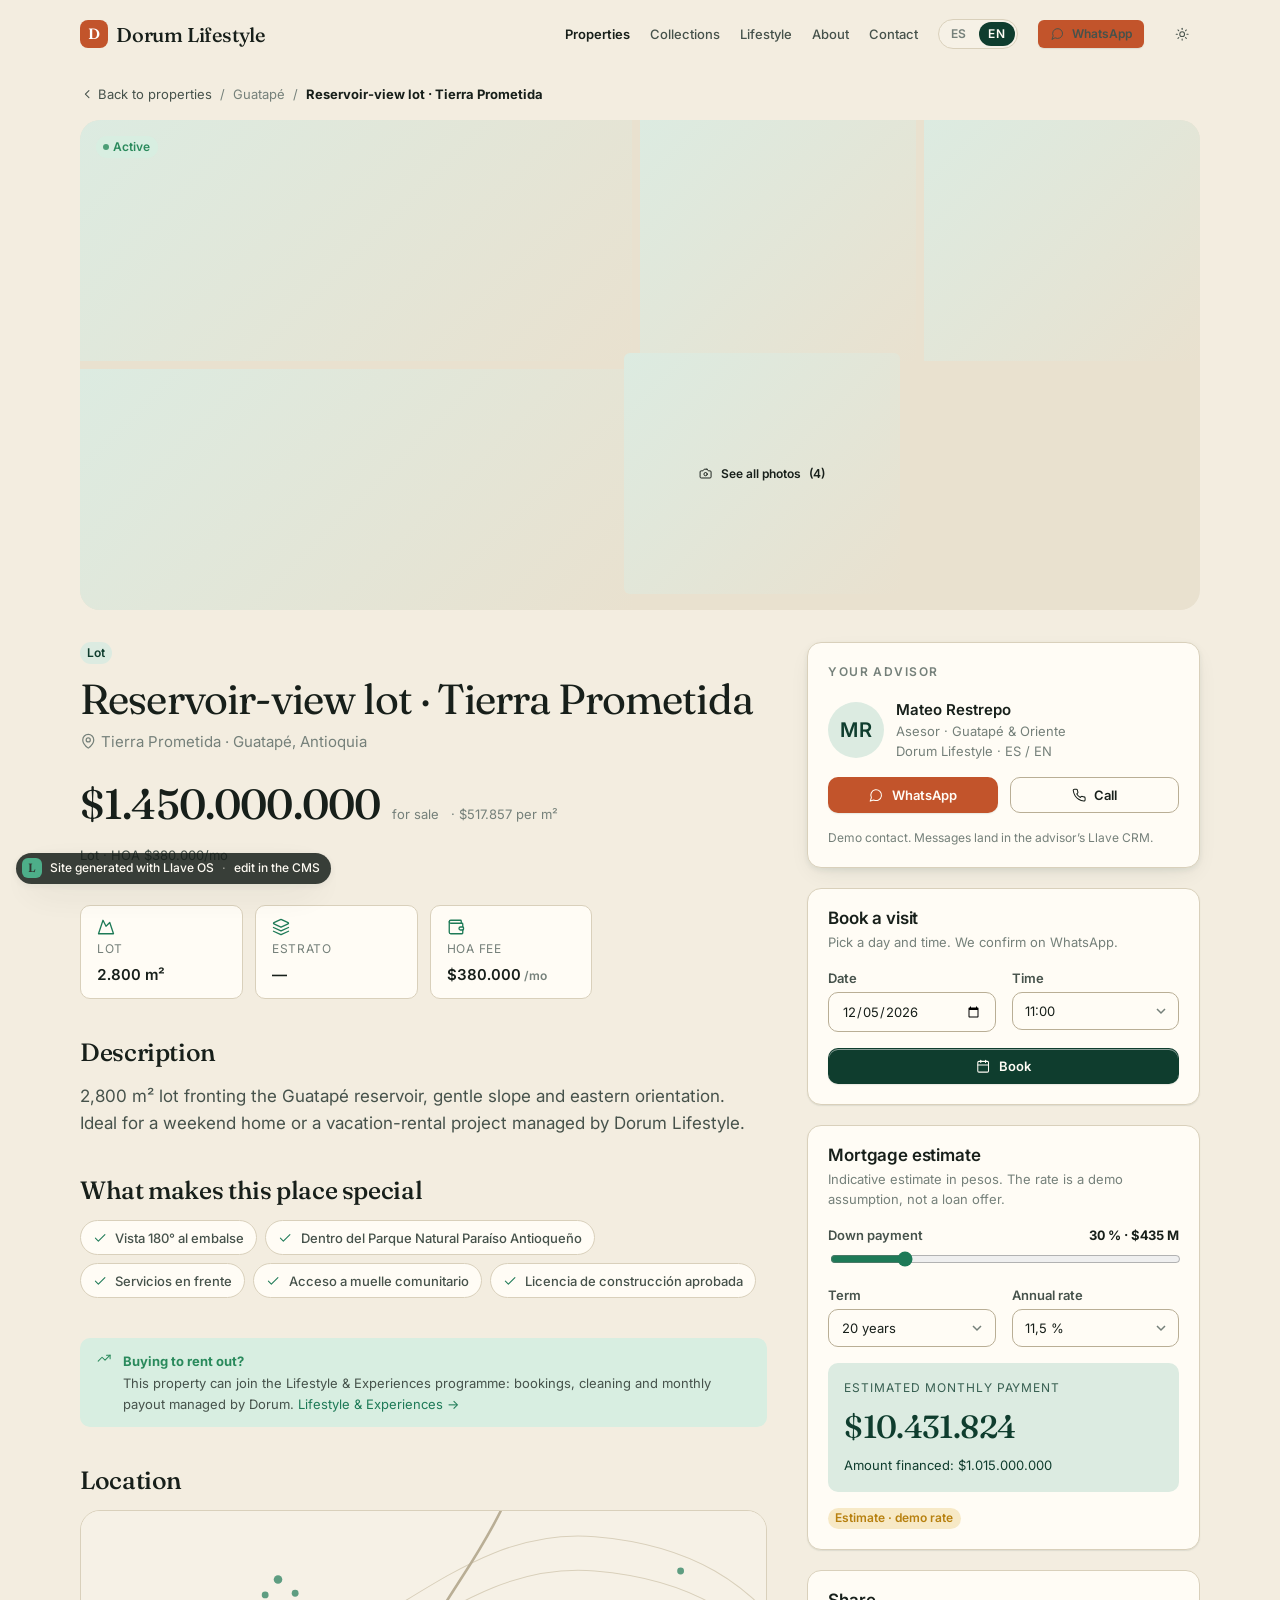
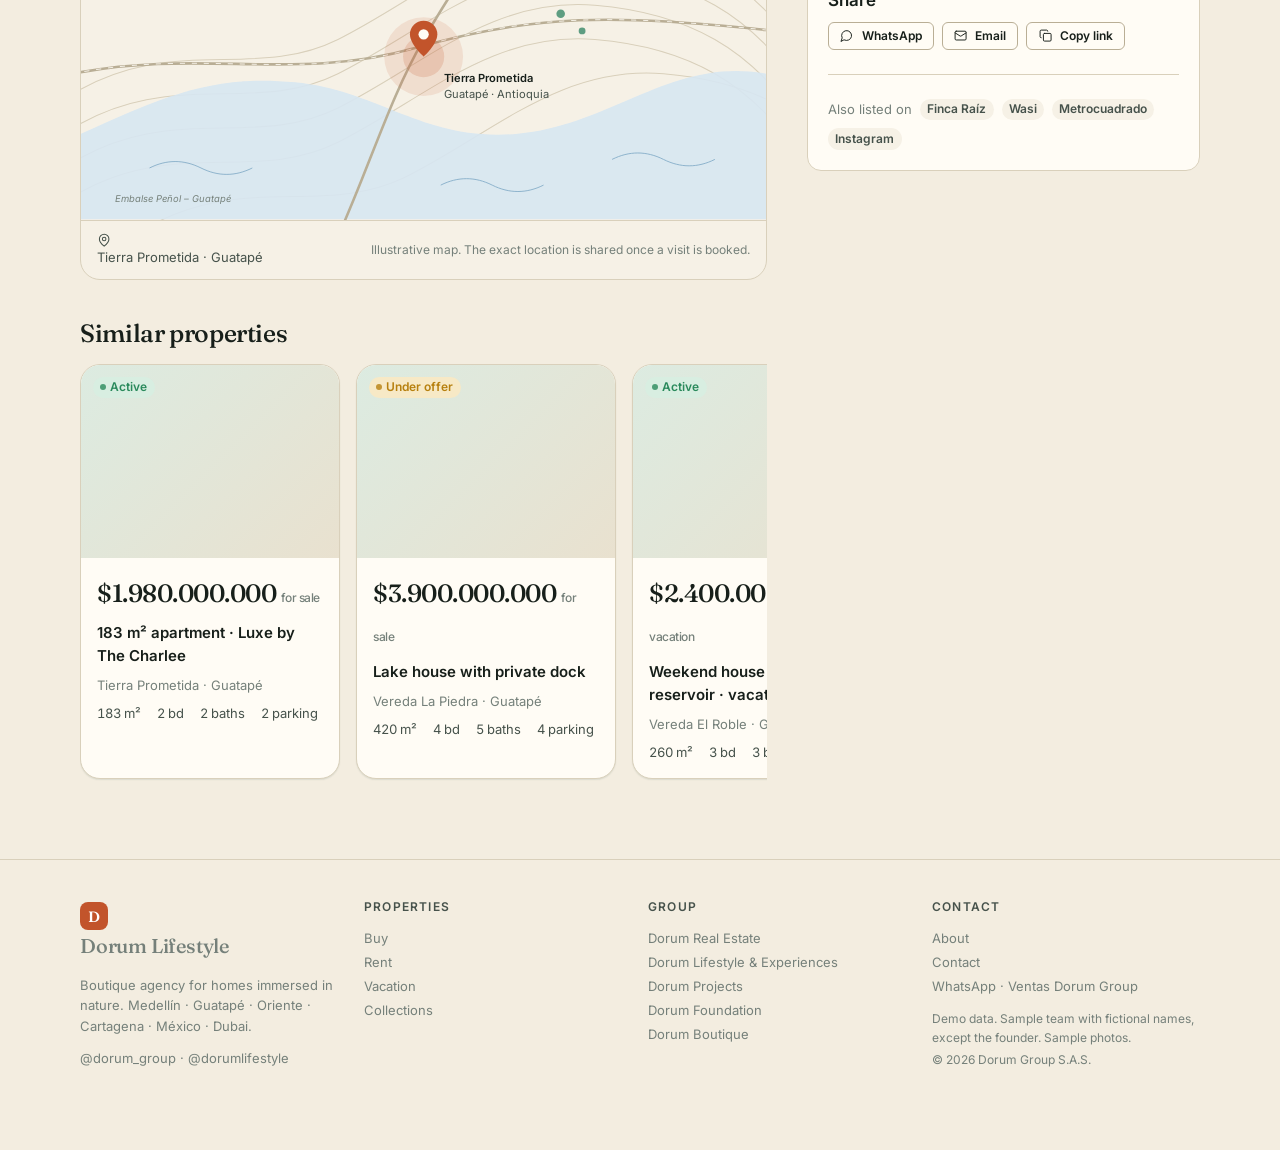
<file: dorum/listing.html>
<!doctype html>
<html lang="es">
<head>
<meta charset="utf-8">
<meta name="viewport" content="width=device-width, initial-scale=1, viewport-fit=cover">
<title>Inmueble · Dorum Lifestyle</title>
<meta name="description" content="Ficha de inmueble Dorum Lifestyle: galería, precio, especificaciones, ubicación, asesor y agenda de visita. Generada desde el registro de propiedad de Llave OS.">
<meta name="color-scheme" content="light dark">
<link rel="preconnect" href="https://fonts.googleapis.com">
<link rel="preconnect" href="https://fonts.gstatic.com" crossorigin>
<link href="https://fonts.googleapis.com/css2?family=Inter:wght@400;500;600;700&family=Fraunces:ital,opsz,wght@0,9..144,400;0,9..144,500;0,9..144,600;1,9..144,400&display=swap" rel="stylesheet">
<link rel="stylesheet" href="../assets/tokens.css">
<link rel="stylesheet" href="site.css">
<link rel="icon" href="data:image/svg+xml,%3Csvg xmlns='http://www.w3.org/2000/svg' viewBox='0 0 32 32'%3E%3Crect width='32' height='32' rx='8' fill='%23C2542B'/%3E%3Ctext x='16' y='22' text-anchor='middle' font-family='Georgia,serif' font-size='18' fill='%23FFFCF5'%3ED%3C/text%3E%3C/svg%3E">
</head>
<body>

<header id="siteHeader"></header>

<main class="container" id="listingPage">
  <nav class="dz-crumbs" aria-label="Ruta">
    <a href="index.html#inmuebles" id="backLink"></a><span>/</span><span id="crumbZone"></span><span>/</span><b id="crumbTitle" style="color:var(--text)"></b>
  </nav>

  <div class="dz-gallery" id="gallery"></div>

  <div class="dz-listing">
    <div class="dz-listing-main">
      <div class="dz-title" id="titleBlock"></div>
      <div class="dz-specs" id="specs"></div>
      <section><h3 class="dz-h3" data-i18n="l.desc"></h3><p class="dz-prose" id="desc"></p></section>
      <section><h3 class="dz-h3" data-i18n="l.amen"></h3><div class="dz-amen" id="amenities"></div></section>
      <section id="investBox"></section>
      <section>
        <h3 class="dz-h3" data-i18n="l.map"></h3>
        <div class="dz-map" id="map"></div>
      </section>
      <section id="similarSec">
        <h3 class="dz-h3" data-i18n="l.similar"></h3>
        <div class="dz-strip" id="similar"></div>
      </section>
    </div>

    <aside class="dz-listing-side">
      <div class="card card-raised dz-agent" id="agentCard"></div>
      <div class="card">
        <h3 class="card-title" data-i18n="l.visit"></h3>
        <p class="small muted" style="margin-top:var(--s-1)" data-i18n="l.visit.lead"></p>
        <form id="visitForm" class="stack" style="margin-top:var(--s-4)">
          <div class="grid grid-2">
            <label class="field"><span class="label" data-i18n="l.date"></span><input class="input" type="date" id="vDate" required></label>
            <label class="field"><span class="label" data-i18n="l.time"></span>
              <select class="select" id="vTime"><option>09:00</option><option>10:00</option><option selected>11:00</option><option>14:00</option><option>15:00</option><option>16:00</option></select></label>
          </div>
          <button type="submit" class="btn btn-primary btn-block">
            <svg class="ico" viewBox="0 0 24 24" fill="none" stroke="currentColor" stroke-width="1.75" stroke-linecap="round" stroke-linejoin="round" aria-hidden="true"><rect x="3" y="4" width="18" height="18" rx="2"/><path d="M16 2v4"/><path d="M8 2v4"/><path d="M3 10h18"/></svg>
            <span data-i18n="l.visit.cta"></span></button>
        </form>
      </div>
      <div class="card dz-calc" id="calcCard" hidden></div>
      <div class="card dz-calc" id="yieldCard" hidden></div>
      <div class="card card-flat">
        <h3 class="card-title" data-i18n="l.share"></h3>
        <div class="dz-share" id="share" style="margin-top:var(--s-3)"></div>
        <hr>
        <div class="dz-synd" id="synd"></div>
      </div>
    </aside>
  </div>
</main>

<footer id="siteFooter"></footer>

<script src="../assets/data.js"></script>
<script src="../assets/i18n.js"></script>
<script src="site.js"></script>
<script>
(function () {
  var D = window.DORUM, S = window.SITE;
  S.renderChrome({ active: 'inmuebles' });

  var id = new URLSearchParams(location.search).get('id');
  var l = D.listing(id) || S.featured()[0] || D.listings[0];
  var broker = D.user(l.listedBy) || {};
  var deal = D.deals.filter(function (d) { return d.listingId === l.id; })[0];
  document.title = S.title(l) + ' · ' + D.tenant.name;
  var isRent = l.operacion === 'arriendo', isStay = l.rentalType === 'vacacional', isUSD = l.currency === 'USD';

  /* ---- gallery ---- */
  var imgs = l.images && l.images.length ? l.images : [{ url: l.cover, aiTags: '' }];
  var g = document.getElementById('gallery');
  g.innerHTML = '<span class="badge badge-status" data-status="' + l.status + '">' + D.statusLabel(l.status) + '</span>' +
    imgs.slice(0, 5).map(function (im, i) { return '<button type="button" data-i="' + i + '" aria-label="Foto ' + (i + 1) + '"><img src="' + (i === 0 ? l.cover : im.url) + '" alt="' + S.esc(l.title) + ' · ' + S.esc(im.aiTags || '') + '" loading="' + (i ? 'lazy' : 'eager') + '"></button>'; }).join('') +
    '<button type="button" class="btn btn-secondary btn-sm dz-gallery-all" id="allPhotos">' + S.icon('camera') + ' <span>' + S.t('l.photos') + '</span> (' + imgs.length + ')</button>';
  g.querySelectorAll('button[data-i]').forEach(function (b) { b.onclick = function () { S.lightbox(imgs, +b.dataset.i); }; });
  document.getElementById('allPhotos').onclick = function () { S.lightbox(imgs, 0); };

  /* ---- title & price ---- */
  function renderTitle() {
    var perM2 = D.pricePerM2(l);
    var unit = isRent ? (isStay ? '/ noche' : S.t('l.mes')) : (S.lang === 'en' ? 'for sale' : 'venta');
    var line = [];
    line.push(D.typeLabel(l.type) + (isStay ? (S.lang === 'en' ? ' · Vacation rental' : ' · Renta vacacional') : ''));
    if (l.estrato) line.push('Estrato ' + l.estrato);
    if (l.administracion) line.push((S.lang === 'en' ? 'HOA ' : 'Administración ') + D.fmtCOP(l.administracion) + (S.lang === 'en' ? '/mo' : '/mes'));
    if (isUSD) line.push(S.lang === 'en' ? 'Price in USD' : 'Precio en USD');
    document.getElementById('titleBlock').innerHTML =
      '<div class="row" style="gap:var(--s-2);margin-bottom:var(--s-3)"><span class="pill pill-brand">' + D.typeLabel(l.type) + '</span>' + (isUSD ? '<span class="pill pill-accent">' + (S.lang === 'en' ? 'International' : 'Internacional') + '</span>' : '') + (l.division === 'lifestyle' ? '<span class="pill pill-success">Lifestyle & Experiences</span>' : '') + (l.division === 'projects' ? '<span class="pill">Dorum Projects</span>' : '') + '</div>' +
      '<h1>' + S.esc(S.title(l)) + '</h1>' +
      '<span class="listing-loc">' + S.icon('pin') + S.esc(l.barrio + ' · ' + l.city + (l.country ? ', ' + l.country : ', ' + l.region)) + '</span>' +
      '<div class="dz-price"><span class="listing-price">' + D.fmtPrice(l) + '</span><span class="muted">' + unit + '</span>' + (perM2 && !isRent ? '<span class="muted">· ' + D.fmtMoney(perM2, l.currency) + ' ' + S.t('l.perm2') + '</span>' : '') + '</div>' +
      '<p class="dz-price-line">' + line.join(' · ') + '</p>';
    document.getElementById('crumbTitle').textContent = S.title(l);
    document.title = S.title(l) + ' · ' + D.tenant.name;
    document.getElementById('desc').textContent = S.desc(l);
    document.getElementById('crumbZone').textContent = S.zoneLabel(S.zoneOf(l));
    document.getElementById('backLink').innerHTML = S.icon('left') + S.t('l.back');
  }

  /* ---- specs ---- */
  function spec(icon, key, val) { return val == null || val === '' ? '' : '<div class="dz-spec">' + S.icon(icon) + '<small>' + S.t(key) + '</small><b>' + val + '</b></div>'; }
  function renderSpecs() {
    document.getElementById('specs').innerHTML =
      spec('area', 'l.spec.area', l.type === 'lote' ? null : D.fmtM2(l.area)) +
      spec('mountain', 'l.spec.lote', l.areaLote ? D.fmtM2(l.areaLote) : null) +
      spec('bed', 'l.spec.hab', l.habitaciones || null) +
      spec('bath', 'l.spec.ban', l.banos || null) +
      spec('car', 'l.spec.parq', l.parqueaderos || null) +
      spec('layers', 'l.spec.estrato', l.estrato || '—') +
      spec('wallet', 'l.spec.admin', l.administracion ? D.fmtCOP(l.administracion) + '<span class="muted xs">' + (S.lang === 'en' ? ' /mo' : ' /mes') + '</span>' : '—') +
      spec('calendar', 'l.spec.ano', l.ano || null);
  }

  document.getElementById('amenities').innerHTML = (l.amenities || []).map(function (a) { return '<span class="chip">' + S.icon('check') + S.esc(a) + '</span>'; }).join('');

  /* ---- investor callout (venta with rental potential) ---- */
  function renderInvest() {
    var box = document.getElementById('investBox');
    var rentable = !isRent && /renta|turístic|Renta/i.test((l.amenities || []).join(' ') + ' ' + l.description);
    if (!rentable) { box.hidden = true; return; }
    box.hidden = false;
    box.innerHTML = '<div class="callout callout-success" style="align-items:flex-start">' + S.icon('trend') + '<div><b>' + S.t('l.invest') + '</b><p style="margin-top:2px;color:var(--text-2)">' + S.t('l.invest.body') + ' <a href="lifestyle.html">Lifestyle & Experiences →</a></p></div></div>';
  }

  /* ---- map placeholder ---- */
  function renderMap() {
    var zone = S.zoneOf(l), water = zone === 'guatape' || zone === 'cartagena' || zone === 'intl';
    var svg = '<svg viewBox="0 0 800 360" role="img" aria-label="' + S.esc(S.t('l.map') + ': ' + l.barrio + ', ' + l.city) + '">' +
      '<rect width="800" height="360" fill="var(--surface-2)"/>' +
      '<g fill="none" stroke="var(--border)" stroke-width="1.2">' +
        '<path d="M-20 300c120-80 220-20 320-70s180-130 300-120 180 60 220 110"/><path d="M-20 260c120-80 220-20 320-70s180-130 300-120 180 60 220 110"/><path d="M-20 220c120-80 220-20 320-70s180-130 300-120 180 60 220 110"/>' +
        '<path d="M-20 340c120-80 220-20 320-70s180-130 300-120 180 60 220 110"/><path d="M60 380c120-80 220-20 320-70s180-130 300-120 180 60 220 110"/>' +
      '</g>' +
      (water ? '<path d="M0 260c90-40 150-70 250-60s150 70 260 60 180-90 290-70V360H0Z" fill="var(--info-soft)" opacity="0.9"/><g fill="none" stroke="var(--info)" stroke-width="1" opacity="0.5"><path d="M80 300c20-10 40-10 60 0s40 10 60 0"/><path d="M420 320c20-10 40-10 60 0s40 10 60 0"/><path d="M620 290c20-10 40-10 60 0s40 10 60 0"/></g>' : '<g fill="var(--brand-soft)" opacity="0.8"><ellipse cx="140" cy="120" rx="110" ry="60"/><ellipse cx="640" cy="260" rx="130" ry="70"/></g>') +
      '<g fill="none" stroke="var(--border-strong)" stroke-width="3" stroke-linecap="round"><path d="M-10 190c150-30 260 10 400-30s230-40 420-20"/><path d="M300 380c40-90 60-160 100-230s60-90 90-150"/></g>' +
      '<g fill="none" stroke="var(--surface)" stroke-width="1" stroke-dasharray="6 8"><path d="M-10 190c150-30 260 10 400-30s230-40 420-20"/></g>' +
      '<g fill="var(--brand-2)" opacity="0.7"><circle cx="230" cy="80" r="5"/><circle cx="250" cy="96" r="4"/><circle cx="215" cy="98" r="4"/><circle cx="560" cy="120" r="5"/><circle cx="585" cy="140" r="4"/><circle cx="700" cy="70" r="4"/></g>' +
      '<circle cx="400" cy="170" r="46" fill="var(--accent)" opacity="0.12"/><circle cx="400" cy="170" r="24" fill="var(--accent)" opacity="0.18"/>' +
      '<g transform="translate(400 170)"><path d="M0 8c0 0-16-14-16-26a16 16 0 0 1 32 0C16-6 0 8 0 8Z" fill="var(--accent)" transform="translate(0 -8)"/><circle cx="0" cy="-26" r="6" fill="var(--surface)"/></g>' +
      '<g font-family="Inter, system-ui, sans-serif" font-size="13" fill="var(--text-2)"><text x="424" y="200" font-weight="600" fill="var(--text)">' + S.esc(l.barrio) + '</text><text x="424" y="218">' + S.esc(l.city + (l.country ? ' · ' + l.country : ' · ' + l.region)) + '</text></g>' +
      '<g font-family="Inter, system-ui, sans-serif" font-size="11" fill="var(--text-3)" font-style="italic">' + (water ? '<text x="40" y="340">' + (zone === 'cartagena' ? 'Mar Caribe' : zone === 'intl' ? 'Mar / cenotes' : 'Embalse Peñol – Guatapé') + '</text>' : '<text x="70" y="124">Reserva · bosque</text>') + '</g>' +
    '</svg>';
    document.getElementById('map').innerHTML = svg + '<div class="dz-map-foot"><span>' + S.icon('pin') + ' ' + S.esc(l.barrio + ' · ' + l.city) + '</span><span class="xs muted">' + S.t('l.map.note') + '</span></div>';
  }

  /* ---- agent ---- */
  function renderAgent() {
    var name = broker.name || '—';
    document.getElementById('agentCard').innerHTML =
      '<p class="eyebrow">' + S.t('l.agent') + '</p>' +
      '<div class="dz-agent-head"><span class="avatar">' + S.esc(broker.initials || S.initials(name)) + '</span><div><b>' + S.esc(name) + '</b><small>' + S.esc(broker.title || '') + '</small><small>' + S.esc(D.tenant.name) + ' · ' + (broker.langs || []).map(function (x) { return x.toUpperCase(); }).join(' / ') + '</small></div></div>' +
      '<div class="row"><a class="btn btn-accent" target="_blank" rel="noopener" href="' + S.wa('Hola ' + name.split(' ')[0] + ', me interesa “' + l.title + '” (' + l.id + ').', broker.phone) + '">' + S.icon('chat') + ' ' + S.t('l.wa') + '</a><a class="btn btn-secondary" href="tel:' + (broker.phone || '').replace(/\s/g, '') + '">' + S.icon('phone') + ' ' + S.t('l.call') + '</a></div>' +
      '<p class="xs muted">' + (S.lang === 'en' ? 'Demo contact. Messages land in the advisor’s Llave CRM.' : 'Contacto de demo. Los mensajes llegan al CRM Llave del asesor.') + '</p>';
  }

  /* ---- visit ---- */
  var tomorrow = new Date(Date.now() + 864e5); document.getElementById('vDate').value = tomorrow.toISOString().slice(0, 10);
  document.getElementById('visitForm').addEventListener('submit', function (e) {
    e.preventDefault();
    var d = document.getElementById('vDate').value, t = document.getElementById('vTime').value;
    D.toast(S.t('l.visit.toast') + ' · ' + D.fmtDate(d, 'short') + ' ' + t, S.t('l.visit.body') + ' (' + (broker.name || '') + ')', 'success');
  });

  /* ---- mortgage (venta, COP) ---- */
  var calc = { down: 30, years: 20, rate: 11.5 };
  function renderCalc() {
    var card = document.getElementById('calcCard');
    if (isRent || isUSD) { card.hidden = true; return; }
    card.hidden = false;
    var L = l.price * (1 - calc.down / 100), m = Math.pow(1 + calc.rate / 100, 1 / 12) - 1, n = calc.years * 12;
    var pay = L * m / (1 - Math.pow(1 + m, -n));
    card.innerHTML =
      '<div><h3 class="card-title">' + S.t('l.mort') + '</h3><p class="small muted" style="margin-top:var(--s-1)">' + S.t('l.mort.lead') + '</p></div>' +
      '<label class="field"><span class="dz-range"><span class="label">' + S.t('l.down') + '</span><b class="num">' + calc.down + ' % · ' + D.fmtCOP(l.price * calc.down / 100, { compact: true }) + '</b></span><input type="range" id="cDown" min="20" max="70" step="5" value="' + calc.down + '"></label>' +
      '<div class="grid grid-2"><label class="field"><span class="label">' + S.t('l.term') + '</span><select class="select" id="cYears">' + [10, 15, 20, 30].map(function (y) { return '<option value="' + y + '"' + (y === calc.years ? ' selected' : '') + '>' + y + ' ' + S.t('l.years') + '</option>'; }).join('') + '</select></label>' +
      '<label class="field"><span class="label">' + S.t('l.rate') + '</span><select class="select" id="cRate">' + [10, 11.5, 13, 15].map(function (r) { return '<option value="' + r + '"' + (r === calc.rate ? ' selected' : '') + '>' + r.toLocaleString('es-CO') + ' %</option>'; }).join('') + '</select></label></div>' +
      '<div class="dz-calc-out"><small>' + S.t('l.monthly') + '</small><b class="money">' + D.fmtCOP(pay) + '</b><span class="small">' + S.t('l.financed') + ': ' + D.fmtCOP(L) + '</span></div>' +
      '<span class="pill pill-warn" style="align-self:flex-start">' + (S.lang === 'en' ? 'Estimate · demo rate' : 'Estimación · tasa de demo') + '</span>';
    card.querySelector('#cDown').oninput = function (e) { calc.down = +e.target.value; renderCalc(); };
    card.querySelector('#cYears').onchange = function (e) { calc.years = +e.target.value; renderCalc(); };
    card.querySelector('#cRate').onchange = function (e) { calc.rate = +e.target.value; renderCalc(); };
  }

  /* ---- yield (arriendo / vacacional) ---- */
  var occ = deal && deal.occupancyPct ? deal.occupancyPct : 65;
  function renderYield() {
    var card = document.getElementById('yieldCard');
    if (!isRent) { card.hidden = true; return; }
    card.hidden = false;
    var feePct = deal && deal.mgmtPct ? deal.mgmtPct : (isStay ? 20 : D.tenant.commissionDefaults.rentalMgmtPct);
    var gross = isStay ? Math.round(l.price * 30 * occ / 100) : l.price;
    var fee = Math.round(gross * feePct / 100), net = gross - fee;
    card.innerHTML =
      '<div><h3 class="card-title">' + S.t('l.yield') + '</h3><p class="small muted" style="margin-top:var(--s-1)">' + S.t('l.yield.lead') + '</p></div>' +
      (isStay ? '<label class="field"><span class="dz-range"><span class="label">' + S.t('l.occ') + '</span><b class="num">' + occ + ' %</b></span><input type="range" id="yOcc" min="30" max="90" step="1" value="' + occ + '"></label>' : '') +
      '<ul class="dz-stmt"><li><span>' + S.t('l.gross') + (isStay ? ' <span class="xs muted">(' + D.fmtCOP(l.price) + ' × ' + Math.round(30 * occ / 100) + ' noches)</span>' : '') + '</span><span class="money">' + D.fmtCOP(gross) + '</span></li>' +
      '<li><span>' + S.t('l.fee') + ' ' + feePct + ' %</span><span class="money">− ' + D.fmtCOP(fee) + '</span></li>' +
      '<li><span>' + S.t('l.net') + '</span><span class="money">' + D.fmtCOP(net) + '</span></li></ul>' +
      '<p class="xs muted">' + S.t('l.yield.note') + '</p>';
    var r = card.querySelector('#yOcc'); if (r) r.oninput = function (e) { occ = +e.target.value; renderYield(); };
  }

  /* ---- similar ---- */
  function renderSimilar() {
    var pub = S.publicListings().filter(function (x) { return x.id !== l.id; });
    var same = pub.filter(function (x) { return S.zoneOf(x) === S.zoneOf(l) || x.type === l.type; });
    var pick = same.slice(0, 3); if (pick.length < 3) pick = pick.concat(pub.filter(function (x) { return pick.indexOf(x) < 0; })).slice(0, 3);
    document.getElementById('similar').innerHTML = pick.map(S.listingCard).join('');
  }

  /* ---- share & syndication ---- */
  function renderShare() {
    var url = location.href.split('#')[0];
    document.getElementById('share').innerHTML =
      '<a class="btn btn-secondary btn-sm" target="_blank" rel="noopener" href="' + S.wa(l.title + ' · ' + D.fmtPrice(l) + ' · ' + url) + '">' + S.icon('chat') + ' WhatsApp</a>' +
      '<a class="btn btn-secondary btn-sm" href="mailto:?subject=' + encodeURIComponent(l.title + ' · Dorum Lifestyle') + '&body=' + encodeURIComponent(url) + '">' + S.icon('mail') + ' Email</a>' +
      '<button type="button" class="btn btn-secondary btn-sm" id="copyBtn">' + S.icon('copy') + ' ' + S.t('l.copy') + '</button>';
    document.getElementById('copyBtn').onclick = function () {
      var done = function () { D.toast(S.t('l.copied'), url, 'success'); };
      if (navigator.clipboard) navigator.clipboard.writeText(url).then(done, done); else done();
    };
    var s = l.syndication || {}, on = [];
    if (s.fincaRaiz) on.push('Finca Raíz'); if (s.wasi) on.push('Wasi'); if (s.metrocuadrado) on.push('Metrocuadrado'); if (s.instagram) on.push('Instagram');
    document.getElementById('synd').innerHTML = on.length ? '<span>' + S.t('l.synd') + '</span>' + on.map(function (p) { return '<span class="pill">' + p + '</span>'; }).join('') : '<span>' + S.t('l.synd.none') + '</span>';
  }

  /* ---- JSON-LD ---- */
  (function () {
    var ld = { '@context': 'https://schema.org', '@type': 'RealEstateListing', name: l.title, description: l.description, url: location.href.split('#')[0], image: imgs.map(function (i) { return i.url; }),
      datePosted: D.generatedAt, offers: { '@type': 'Offer', price: l.price, priceCurrency: l.currency || 'COP', availability: l.status === 'activo' ? 'https://schema.org/InStock' : 'https://schema.org/LimitedAvailability', businessFunction: isRent ? 'http://purl.org/goodrelations/v1#LeaseOut' : 'http://purl.org/goodrelations/v1#Sell' },
      about: { '@type': l.type === 'apartamento' || l.type === 'penthouse' ? 'Apartment' : l.type === 'lote' ? 'Place' : 'House', numberOfRooms: l.habitaciones || undefined, numberOfBathroomsTotal: l.banos || undefined, floorSize: l.area ? { '@type': 'QuantitativeValue', value: l.area, unitCode: 'MTK' } : undefined, yearBuilt: l.ano || undefined,
        address: { '@type': 'PostalAddress', addressLocality: l.city, addressRegion: l.region, addressCountry: l.country || 'Colombia' } },
      provider: { '@type': 'RealEstateAgent', name: D.tenant.name, parentOrganization: D.tenant.group } };
    var sc = document.createElement('script'); sc.type = 'application/ld+json'; sc.textContent = JSON.stringify(ld); document.head.appendChild(sc);
  })();

  function renderAll() { renderTitle(); renderSpecs(); renderInvest(); renderMap(); renderAgent(); renderCalc(); renderYield(); renderSimilar(); renderShare(); }
  document.addEventListener('dorum:lang', renderAll);
  renderAll();
})();
</script>
</body>
</html>
</file>
<file: assets/tokens.css>
/* ==========================================================================
   Llave OS · Design tokens & base components
   Shared by: /index.html (sales site), /app/, /dorum/, /mockups/
   Load Inter + Fraunces via Google Fonts <link> BEFORE this file (see CONVENTIONS.md).
   Palette: Selva (deep green) · Esmeralda · Arena (sand) · Barro (terracotta)
   ========================================================================== */

/* --------------------------------------------------------------------------
   1. Tokens — light (default)
   -------------------------------------------------------------------------- */
:root {
  color-scheme: light;

  /* Grounds & surfaces */
  --bg: #F3EDE0;            /* arena — page ground */
  --bg-deep: #E9E1CF;       /* sand, for stripes / wells */
  --surface: #FFFCF5;       /* papel — cards */
  --surface-2: #F6F1E6;     /* inset panels, table heads */
  --surface-3: #ECE5D5;     /* hover rows, chips */
  --border: #D9D0BB;
  --border-strong: #B9AE95;
  --overlay: rgb(23 31 26 / 0.55);

  /* Ink */
  --text: #171F1A;
  --text-2: #46524B;
  --text-3: #75807A;
  --text-inverse: #FFFCF5;

  /* Brand — selva / esmeralda */
  --brand: #0F3D2E;
  --brand-2: #1E7A57;
  --brand-3: #2FA37A;
  --brand-soft: #DCEBE1;
  --brand-ink: #FFFCF5;     /* text on brand */

  /* Accent — barro */
  --accent: #C2542B;
  --accent-2: #A8431F;
  --accent-soft: #F6DED1;
  --accent-ink: #FFFCF5;

  /* Semantic (separate from accent) */
  --success: #2A8A5C;  --success-soft: #D8EEE1;
  --warn:    #B7800F;  --warn-soft:    #F7E9C6;
  --danger:  #B93A2C;  --danger-soft:  #F6D9D3;
  --info:    #2A6E9E;  --info-soft:    #D8E7F2;

  /* AI provenance */
  --ai: #5B4B9E;       --ai-soft: #E7E1F5;

  /* Type */
  --font-ui: "Inter", ui-sans-serif, system-ui, -apple-system, "Segoe UI", Roboto, Helvetica, Arial, sans-serif;
  --font-display: "Fraunces", "Iowan Old Style", "Palatino Linotype", Georgia, serif;
  --font-mono: ui-monospace, "SF Mono", Menlo, Consolas, monospace;

  --fs-xs: 0.75rem;    /* 12 */
  --fs-sm: 0.8125rem;  /* 13 */
  --fs-base: 0.9375rem;/* 15 */
  --fs-md: 1.0625rem;  /* 17 */
  --fs-lg: 1.25rem;    /* 20 */
  --fs-xl: 1.5625rem;  /* 25 */
  --fs-2xl: 2rem;      /* 32 */
  --fs-3xl: 2.625rem;  /* 42 */
  --fs-4xl: 3.5rem;    /* 56 */
  --fs-hero: clamp(2.5rem, 6vw, 4.75rem);
  --lh-tight: 1.1;
  --lh-snug: 1.3;
  --lh-body: 1.55;

  /* Space (4pt) */
  --s-1: 0.25rem; --s-2: 0.5rem; --s-3: 0.75rem; --s-4: 1rem; --s-5: 1.25rem;
  --s-6: 1.5rem; --s-8: 2rem; --s-10: 2.5rem; --s-12: 3rem; --s-16: 4rem; --s-20: 5rem;

  /* Radii */
  --r-xs: 4px; --r-sm: 6px; --r-md: 10px; --r-lg: 14px; --r-xl: 20px; --r-2xl: 28px; --r-pill: 999px;

  /* Shadows (green-tinted) */
  --sh-1: 0 1px 2px rgb(15 61 46 / 0.06), 0 1px 1px rgb(15 61 46 / 0.04);
  --sh-2: 0 2px 6px rgb(15 61 46 / 0.08), 0 8px 24px -8px rgb(15 61 46 / 0.12);
  --sh-3: 0 12px 40px -12px rgb(15 61 46 / 0.28), 0 2px 8px rgb(15 61 46 / 0.08);
  --sh-inset: inset 0 1px 0 rgb(255 255 255 / 0.5);

  /* Layout */
  --sidebar-w: 248px;
  --topbar-h: 60px;
  --container: 1200px;
  --gutter: clamp(16px, 4vw, 40px);

  /* Motion */
  --ease: cubic-bezier(.2,.7,.2,1);
  --dur: 180ms;
}

/* --------------------------------------------------------------------------
   1b. Tokens — dark
   -------------------------------------------------------------------------- */
@media (prefers-color-scheme: dark) {
  :root:not([data-theme="light"]) {
    color-scheme: dark;
    --bg: #0E1411; --bg-deep: #0A0F0C;
    --surface: #161F1A; --surface-2: #1C2620; --surface-3: #243029;
    --border: #2B3830; --border-strong: #3E4D44; --overlay: rgb(0 0 0 / 0.65);
    --text: #EDE6D6; --text-2: #B3BCB4; --text-3: #7E8981; --text-inverse: #171F1A;
    --brand: #2FA37A; --brand-2: #3DBF8F; --brand-3: #6FD3AF; --brand-soft: #173127; --brand-ink: #0E1411;
    --accent: #E0754D; --accent-2: #F08E68; --accent-soft: #3B2219; --accent-ink: #0E1411;
    --success: #4CBF85; --success-soft: #16352A;
    --warn: #E2B04A;    --warn-soft: #3A2E12;
    --danger: #E36B5C;  --danger-soft: #3D1D19;
    --info: #5FA4D8;    --info-soft: #17303F;
    --ai: #A897E6;      --ai-soft: #262040;
    --sh-1: 0 1px 2px rgb(0 0 0 / 0.4);
    --sh-2: 0 2px 6px rgb(0 0 0 / 0.5), 0 8px 24px -8px rgb(0 0 0 / 0.6);
    --sh-3: 0 12px 40px -12px rgb(0 0 0 / 0.8), 0 2px 8px rgb(0 0 0 / 0.5);
    --sh-inset: inset 0 1px 0 rgb(255 255 255 / 0.05);
  }
}
:root[data-theme="dark"] {
  color-scheme: dark;
  --bg: #0E1411; --bg-deep: #0A0F0C;
  --surface: #161F1A; --surface-2: #1C2620; --surface-3: #243029;
  --border: #2B3830; --border-strong: #3E4D44; --overlay: rgb(0 0 0 / 0.65);
  --text: #EDE6D6; --text-2: #B3BCB4; --text-3: #7E8981; --text-inverse: #171F1A;
  --brand: #2FA37A; --brand-2: #3DBF8F; --brand-3: #6FD3AF; --brand-soft: #173127; --brand-ink: #0E1411;
  --accent: #E0754D; --accent-2: #F08E68; --accent-soft: #3B2219; --accent-ink: #0E1411;
  --success: #4CBF85; --success-soft: #16352A;
  --warn: #E2B04A;    --warn-soft: #3A2E12;
  --danger: #E36B5C;  --danger-soft: #3D1D19;
  --info: #5FA4D8;    --info-soft: #17303F;
  --ai: #A897E6;      --ai-soft: #262040;
  --sh-1: 0 1px 2px rgb(0 0 0 / 0.4);
  --sh-2: 0 2px 6px rgb(0 0 0 / 0.5), 0 8px 24px -8px rgb(0 0 0 / 0.6);
  --sh-3: 0 12px 40px -12px rgb(0 0 0 / 0.8), 0 2px 8px rgb(0 0 0 / 0.5);
  --sh-inset: inset 0 1px 0 rgb(255 255 255 / 0.05);
}

/* --------------------------------------------------------------------------
   2. Reset & base
   -------------------------------------------------------------------------- */
*, *::before, *::after { box-sizing: border-box; }
html { -webkit-text-size-adjust: 100%; height: 100%; }
body {
  margin: 0; min-height: 100%;
  background: var(--bg); color: var(--text);
  font-family: var(--font-ui); font-size: var(--fs-base); line-height: var(--lh-body);
  -webkit-font-smoothing: antialiased; text-rendering: optimizeLegibility;
}
img, svg, video, iframe { display: block; max-width: 100%; }
a { color: var(--brand-2); text-decoration: none; }
a:hover { text-decoration: underline; text-underline-offset: 2px; }
button, input, select, textarea { font: inherit; color: inherit; }
button { cursor: pointer; background: none; border: 0; padding: 0; }
:focus-visible { outline: 2px solid var(--brand-2); outline-offset: 2px; border-radius: var(--r-xs); }
[hidden] { display: none !important; }
hr { border: 0; border-top: 1px solid var(--border); margin: var(--s-6) 0; }
::selection { background: var(--brand-soft); color: var(--brand); }

h1, h2, h3, h4 { margin: 0; line-height: var(--lh-tight); text-wrap: balance; font-weight: 600; letter-spacing: -0.01em; }
h1 { font-size: var(--fs-3xl); } h2 { font-size: var(--fs-2xl); } h3 { font-size: var(--fs-xl); } h4 { font-size: var(--fs-lg); }
p { margin: 0; }
.display { font-family: var(--font-display); font-weight: 500; letter-spacing: -0.02em; font-variation-settings: "opsz" 144, "SOFT" 30; }
.display-hero { font-family: var(--font-display); font-size: var(--fs-hero); line-height: 1.02; font-weight: 400; letter-spacing: -0.025em; }
.display-hero em, .display em { font-style: italic; color: var(--accent); }
.eyebrow { font-size: var(--fs-xs); text-transform: uppercase; letter-spacing: 0.12em; font-weight: 600; color: var(--text-3); }
.lead { font-size: var(--fs-md); color: var(--text-2); max-width: 62ch; }
.muted { color: var(--text-3); } .small { font-size: var(--fs-sm); } .xs { font-size: var(--fs-xs); }
.num, .money { font-variant-numeric: tabular-nums; }
.mono { font-family: var(--font-mono); font-size: 0.92em; }
.truncate { overflow: hidden; text-overflow: ellipsis; white-space: nowrap; }
.prose { max-width: 68ch; } .prose > * + * { margin-top: var(--s-4); }

/* --------------------------------------------------------------------------
   3. Layout helpers
   -------------------------------------------------------------------------- */
.container { width: 100%; max-width: var(--container); margin-inline: auto; padding-inline: var(--gutter); }
.container-narrow { max-width: 820px; }
.section { padding-block: var(--s-16); }
.stack { display: flex; flex-direction: column; gap: var(--s-4); }
.stack-sm { gap: var(--s-2); } .stack-lg { gap: var(--s-8); }
.row { display: flex; align-items: center; gap: var(--s-3); flex-wrap: wrap; }
.row-between { justify-content: space-between; }
.grid { display: grid; gap: var(--s-4); }
.grid-2 { grid-template-columns: repeat(2, minmax(0, 1fr)); }
.grid-3 { grid-template-columns: repeat(3, minmax(0, 1fr)); }
.grid-4 { grid-template-columns: repeat(4, minmax(0, 1fr)); }
.grid-auto { grid-template-columns: repeat(auto-fill, minmax(min(100%, 260px), 1fr)); }
.grid-auto-lg { grid-template-columns: repeat(auto-fill, minmax(min(100%, 340px), 1fr)); }
.span-2 { grid-column: span 2; } .span-3 { grid-column: span 3; }
.flex-1 { flex: 1 1 0; min-width: 0; }
.center { text-align: center; }
.sr-only { position: absolute; width: 1px; height: 1px; overflow: hidden; clip: rect(0 0 0 0); white-space: nowrap; }
@media (max-width: 900px) {
  .grid-4 { grid-template-columns: repeat(2, minmax(0, 1fr)); }
  .grid-3 { grid-template-columns: repeat(2, minmax(0, 1fr)); }
}
@media (max-width: 600px) {
  .grid-2, .grid-3, .grid-4 { grid-template-columns: 1fr; }
  .span-2, .span-3 { grid-column: auto; }
  .section { padding-block: var(--s-10); }
}

/* --------------------------------------------------------------------------
   4. Buttons
   -------------------------------------------------------------------------- */
.btn {
  display: inline-flex; align-items: center; justify-content: center; gap: var(--s-2);
  padding: 0.6rem 1rem; border-radius: var(--r-md); border: 1px solid transparent;
  font-weight: 600; font-size: var(--fs-sm); line-height: 1; white-space: nowrap;
  transition: background var(--dur) var(--ease), border-color var(--dur) var(--ease), transform var(--dur) var(--ease), box-shadow var(--dur) var(--ease);
  text-decoration: none !important;
}
.btn:active { transform: translateY(1px); }
.btn:disabled, .btn[aria-disabled="true"] { opacity: 0.5; cursor: not-allowed; }
.btn-primary { background: var(--brand); color: var(--brand-ink); box-shadow: var(--sh-1), var(--sh-inset); }
.btn-primary:hover { background: var(--brand-2); }
.btn-accent { background: var(--accent); color: var(--accent-ink); box-shadow: var(--sh-1); }
.btn-accent:hover { background: var(--accent-2); }
.btn-secondary { background: var(--surface); color: var(--text); border-color: var(--border-strong); }
.btn-secondary:hover { background: var(--surface-3); border-color: var(--text-3); }
.btn-ghost { background: transparent; color: var(--text-2); }
.btn-ghost:hover { background: var(--surface-3); color: var(--text); }
.btn-danger { background: var(--danger); color: #fff; }
.btn-sm { padding: 0.4rem 0.7rem; font-size: var(--fs-xs); border-radius: var(--r-sm); }
.btn-lg { padding: 0.85rem 1.4rem; font-size: var(--fs-base); border-radius: var(--r-lg); }
.btn-icon { padding: 0.5rem; width: 36px; height: 36px; border-radius: var(--r-md); }
.btn-block { width: 100%; }
.btn svg { width: 1.1em; height: 1.1em; }

/* --------------------------------------------------------------------------
   5. Cards, stats, badges, chips, avatars
   -------------------------------------------------------------------------- */
.card {
  background: var(--surface); border: 1px solid var(--border); border-radius: var(--r-lg);
  padding: var(--s-5); box-shadow: var(--sh-1);
}
.card-flat { box-shadow: none; }
.card-raised { box-shadow: var(--sh-2); }
.card-pad-0 { padding: 0; overflow: hidden; }
.card-header { display: flex; align-items: center; justify-content: space-between; gap: var(--s-3); margin-bottom: var(--s-4); }
.card-title { font-size: var(--fs-md); font-weight: 600; }
.card-brand { background: var(--brand); color: var(--brand-ink); border-color: transparent; }
.card-brand .muted { color: rgb(255 252 245 / 0.65); }
.card-sand { background: var(--bg-deep); border-color: transparent; }
.card > .card-media { margin: calc(-1 * var(--s-5)) calc(-1 * var(--s-5)) var(--s-4); aspect-ratio: 4/3; object-fit: cover; width: calc(100% + 2 * var(--s-5)); max-width: none; border-radius: var(--r-lg) var(--r-lg) 0 0; }

.stat { display: flex; flex-direction: column; gap: var(--s-1); }
.stat-label { font-size: var(--fs-xs); color: var(--text-3); text-transform: uppercase; letter-spacing: 0.08em; font-weight: 600; }
.stat-value { font-size: var(--fs-2xl); font-weight: 600; letter-spacing: -0.02em; line-height: 1.05; font-variant-numeric: tabular-nums; }
.stat-value.display { font-family: var(--font-display); font-weight: 500; }
.stat-delta { font-size: var(--fs-sm); font-weight: 500; }
.stat-delta.up { color: var(--success); } .stat-delta.down { color: var(--danger); }

.badge, .pill {
  display: inline-flex; align-items: center; gap: 0.35em; padding: 0.2em 0.6em;
  border-radius: var(--r-pill); font-size: var(--fs-xs); font-weight: 600; line-height: 1.4;
  background: var(--surface-3); color: var(--text-2); white-space: nowrap;
}
.badge::before { content: ""; width: 6px; height: 6px; border-radius: 50%; background: currentColor; opacity: 0.8; }
.pill::before { content: none; }
.badge-brand, .pill-brand { background: var(--brand-soft); color: var(--brand); }
.badge-accent, .pill-accent { background: var(--accent-soft); color: var(--accent-2); }
.badge-success, .pill-success { background: var(--success-soft); color: var(--success); }
.badge-warn, .pill-warn { background: var(--warn-soft); color: var(--warn); }
.badge-danger, .pill-danger { background: var(--danger-soft); color: var(--danger); }
.badge-info, .pill-info { background: var(--info-soft); color: var(--info); }
.badge-ai, .pill-ai { background: var(--ai-soft); color: var(--ai); }
.badge-solid { background: var(--brand); color: var(--brand-ink); }
:root[data-theme="dark"] .badge-accent, :root[data-theme="dark"] .pill-accent { color: var(--accent); }

/* listing / deal status → badge variant (data-driven) */
[data-status="borrador"], [data-status="draft"] { --st: var(--text-3); --st-bg: var(--surface-3); }
[data-status="en preparación"], [data-status="preparing"] { --st: var(--info); --st-bg: var(--info-soft); }
[data-status="activo"], [data-status="active"], [data-status="pagado"] { --st: var(--success); --st-bg: var(--success-soft); }
[data-status="bajo oferta"], [data-status="offer"], [data-status="pendiente"] { --st: var(--warn); --st-bg: var(--warn-soft); }
[data-status="vendido"], [data-status="arrendado"], [data-status="firmado"] { --st: var(--brand); --st-bg: var(--brand-soft); }
[data-status="vencido"], [data-status="rechazado"], [data-status="atrasado"] { --st: var(--danger); --st-bg: var(--danger-soft); }
.badge-status { background: var(--st-bg, var(--surface-3)); color: var(--st, var(--text-2)); }

.chip {
  display: inline-flex; align-items: center; gap: var(--s-2); padding: 0.4rem 0.75rem;
  border-radius: var(--r-pill); border: 1px solid var(--border); background: var(--surface);
  font-size: var(--fs-sm); font-weight: 500; color: var(--text-2); cursor: pointer;
  transition: background var(--dur) var(--ease), border-color var(--dur) var(--ease);
}
.chip:hover { background: var(--surface-3); }
.chip.is-active, .chip[aria-pressed="true"] { background: var(--brand); color: var(--brand-ink); border-color: var(--brand); }
.chip-remove { opacity: 0.6; font-size: 1.1em; line-height: 1; }

.avatar {
  --size: 36px; width: var(--size); height: var(--size); border-radius: 50%; flex: none;
  display: inline-grid; place-items: center; font-weight: 600; font-size: calc(var(--size) * 0.36);
  background: var(--brand-soft); color: var(--brand); letter-spacing: 0.02em; overflow: hidden;
}
.avatar img { width: 100%; height: 100%; object-fit: cover; }
.avatar-sm { --size: 28px; } .avatar-lg { --size: 48px; } .avatar-xl { --size: 72px; }
.avatar-accent { background: var(--accent-soft); color: var(--accent-2); }
.avatar-sand { background: var(--bg-deep); color: var(--text-2); }
.avatar-stack { display: inline-flex; } .avatar-stack .avatar { margin-left: -8px; box-shadow: 0 0 0 2px var(--surface); }
.avatar-stack .avatar:first-child { margin-left: 0; }

/* --------------------------------------------------------------------------
   6. Forms
   -------------------------------------------------------------------------- */
.field { display: flex; flex-direction: column; gap: var(--s-1); }
.label { font-size: var(--fs-sm); font-weight: 600; color: var(--text-2); }
.hint { font-size: var(--fs-xs); color: var(--text-3); }
.input, .select, .textarea {
  width: 100%; padding: 0.6rem 0.8rem; border-radius: var(--r-md);
  border: 1px solid var(--border-strong); background: var(--surface); color: var(--text);
  font-size: var(--fs-sm); line-height: 1.3; transition: border-color var(--dur) var(--ease), box-shadow var(--dur) var(--ease);
}
.input::placeholder, .textarea::placeholder { color: var(--text-3); }
.input:focus, .select:focus, .textarea:focus { outline: none; border-color: var(--brand-2); box-shadow: 0 0 0 3px var(--brand-soft); }
.input-sm { padding: 0.4rem 0.6rem; font-size: var(--fs-xs); }
.input-group { display: flex; align-items: center; gap: var(--s-2); padding: 0 0.8rem; border: 1px solid var(--border-strong); border-radius: var(--r-md); background: var(--surface); }
.input-group .input { border: 0; padding-inline: 0; background: transparent; box-shadow: none; }
.input-group svg { width: 16px; height: 16px; color: var(--text-3); flex: none; }
.select { appearance: none; padding-right: 2rem; background-image: url("data:image/svg+xml;utf8,<svg xmlns='http://www.w3.org/2000/svg' width='12' height='12' viewBox='0 0 12 12'><path d='M2 4l4 4 4-4' fill='none' stroke='%2375807A' stroke-width='1.5'/></svg>"); background-repeat: no-repeat; background-position: right 0.7rem center; }
.textarea { min-height: 96px; resize: vertical; }
.search { border-radius: var(--r-pill); }

.toggle { position: relative; display: inline-flex; align-items: center; gap: var(--s-2); cursor: pointer; font-size: var(--fs-sm); }
.toggle input { position: absolute; opacity: 0; width: 0; height: 0; }
.toggle-track { width: 38px; height: 22px; border-radius: var(--r-pill); background: var(--border-strong); position: relative; transition: background var(--dur) var(--ease); flex: none; }
.toggle-track::after { content: ""; position: absolute; top: 3px; left: 3px; width: 16px; height: 16px; border-radius: 50%; background: #fff; box-shadow: var(--sh-1); transition: transform var(--dur) var(--ease); }
.toggle input:checked + .toggle-track { background: var(--brand-2); }
.toggle input:checked + .toggle-track::after { transform: translateX(16px); }
.toggle input:focus-visible + .toggle-track { outline: 2px solid var(--brand-2); outline-offset: 2px; }

/* --------------------------------------------------------------------------
   7. Tables & tabs
   -------------------------------------------------------------------------- */
.table-wrap { overflow-x: auto; border: 1px solid var(--border); border-radius: var(--r-lg); background: var(--surface); }
.table { width: 100%; border-collapse: collapse; font-size: var(--fs-sm); }
.table th, .table td { padding: 0.7rem 0.9rem; text-align: left; vertical-align: middle; border-bottom: 1px solid var(--border); }
.table th { font-size: var(--fs-xs); text-transform: uppercase; letter-spacing: 0.08em; color: var(--text-3); font-weight: 600; background: var(--surface-2); white-space: nowrap; }
.table tbody tr:last-child td { border-bottom: 0; }
.table tbody tr:hover { background: var(--surface-2); }
.table td.num, .table th.num { text-align: right; font-variant-numeric: tabular-nums; }
.table-compact th, .table-compact td { padding: 0.45rem 0.7rem; }

.tabs { display: flex; gap: var(--s-1); border-bottom: 1px solid var(--border); overflow-x: auto; scrollbar-width: none; }
.tabs::-webkit-scrollbar { display: none; }
.tab { padding: 0.65rem 0.9rem; font-size: var(--fs-sm); font-weight: 500; color: var(--text-3); border-bottom: 2px solid transparent; margin-bottom: -1px; white-space: nowrap; }
.tab:hover { color: var(--text); }
.tab.is-active, .tab[aria-selected="true"] { color: var(--brand); border-color: var(--brand); font-weight: 600; }
.tabs-pill { border: 0; background: var(--surface-3); padding: 3px; border-radius: var(--r-pill); gap: 2px; width: max-content; max-width: 100%; }
.tabs-pill .tab { border: 0; margin: 0; border-radius: var(--r-pill); padding: 0.45rem 0.9rem; }
.tabs-pill .tab.is-active { background: var(--surface); box-shadow: var(--sh-1); color: var(--text); }

/* --------------------------------------------------------------------------
   8. App shell — sidebar + topbar
   -------------------------------------------------------------------------- */
.app { display: grid; grid-template-columns: var(--sidebar-w) minmax(0, 1fr); min-height: 100vh; }
.sidebar {
  background: var(--brand); color: var(--brand-ink); padding: var(--s-4) var(--s-3);
  display: flex; flex-direction: column; gap: var(--s-2); position: sticky; top: 0; height: 100vh; overflow-y: auto;
}
:root[data-theme="dark"] .sidebar, .sidebar-dark { background: #0A1F17; color: #EDE6D6; }
@media (prefers-color-scheme: dark) { :root:not([data-theme="light"]) .sidebar { background: #0A1F17; color: #EDE6D6; } }
.sidebar-brand { display: flex; align-items: center; gap: var(--s-3); padding: var(--s-2) var(--s-3) var(--s-4); }
.sidebar-brand .logo { width: 32px; height: 32px; border-radius: var(--r-md); background: var(--accent); display: grid; place-items: center; color: #fff; font-family: var(--font-display); font-weight: 600; font-size: 18px; }
.sidebar-brand strong { font-family: var(--font-display); font-weight: 500; font-size: var(--fs-lg); letter-spacing: -0.01em; }
.sidebar-brand small { display: block; font-size: var(--fs-xs); opacity: 0.6; }
.sidebar-section { font-size: 10.5px; text-transform: uppercase; letter-spacing: 0.14em; opacity: 0.5; padding: var(--s-4) var(--s-3) var(--s-1); font-weight: 600; }
.nav-item {
  display: flex; align-items: center; gap: var(--s-3); padding: 0.55rem var(--s-3); border-radius: var(--r-md);
  color: inherit; opacity: 0.78; font-size: var(--fs-sm); font-weight: 500; text-decoration: none !important;
  transition: background var(--dur) var(--ease), opacity var(--dur) var(--ease);
}
.nav-item svg, .nav-item .ico { width: 18px; height: 18px; flex: none; opacity: 0.9; }
.nav-item:hover { background: rgb(255 255 255 / 0.08); opacity: 1; }
.nav-item.is-active { background: rgb(255 255 255 / 0.14); opacity: 1; font-weight: 600; box-shadow: inset 3px 0 0 var(--accent); }
.nav-item .count { margin-left: auto; font-size: var(--fs-xs); background: rgb(255 255 255 / 0.15); padding: 0 0.45em; border-radius: var(--r-pill); }
.sidebar-footer { margin-top: auto; padding-top: var(--s-4); border-top: 1px solid rgb(255 255 255 / 0.12); }

.main { min-width: 0; display: flex; flex-direction: column; }
.topbar {
  height: var(--topbar-h); display: flex; align-items: center; gap: var(--s-4); padding-inline: var(--s-6);
  background: color-mix(in srgb, var(--surface) 85%, transparent); backdrop-filter: blur(12px);
  border-bottom: 1px solid var(--border); position: sticky; top: 0; z-index: 20;
}
.topbar-title { font-weight: 600; font-size: var(--fs-md); }
.topbar-crumbs { display: flex; align-items: center; gap: var(--s-2); font-size: var(--fs-sm); color: var(--text-3); }
.topbar-crumbs b { color: var(--text); font-weight: 600; }
.topbar-spacer { flex: 1; }
.topbar .search { max-width: 360px; width: 100%; }
.page { padding: var(--s-6); display: flex; flex-direction: column; gap: var(--s-6); }
.page-header { display: flex; align-items: flex-end; justify-content: space-between; gap: var(--s-4); flex-wrap: wrap; }
.page-header h1 { font-size: var(--fs-2xl); font-family: var(--font-display); font-weight: 500; }

/* role switcher (demo only) */
.role-switch { display: inline-flex; align-items: center; gap: var(--s-2); padding: 0.35rem 0.6rem 0.35rem 0.35rem; border-radius: var(--r-pill); border: 1px solid var(--border); background: var(--surface); font-size: var(--fs-sm); }

@media (max-width: 900px) {
  .app { grid-template-columns: 1fr; }
  .sidebar { position: fixed; inset: 0 auto 0 0; width: var(--sidebar-w); transform: translateX(-100%); transition: transform 240ms var(--ease); z-index: 40; }
  .sidebar.is-open { transform: none; box-shadow: var(--sh-3); }
  .topbar { padding-inline: var(--s-4); }
  .page { padding: var(--s-4); }
}

/* --------------------------------------------------------------------------
   9. Kanban, timeline, progress
   -------------------------------------------------------------------------- */
.kanban { display: grid; grid-auto-flow: column; grid-auto-columns: minmax(260px, 1fr); gap: var(--s-4); overflow-x: auto; padding-bottom: var(--s-2); align-items: start; }
.kanban-col { background: var(--bg-deep); border-radius: var(--r-lg); padding: var(--s-3); display: flex; flex-direction: column; gap: var(--s-3); min-height: 200px; }
.kanban-head { display: flex; align-items: center; justify-content: space-between; padding: var(--s-1) var(--s-2); font-size: var(--fs-sm); font-weight: 600; }
.kanban-head .count { color: var(--text-3); font-weight: 500; }
.kanban-card { background: var(--surface); border: 1px solid var(--border); border-radius: var(--r-md); padding: var(--s-3); box-shadow: var(--sh-1); display: flex; flex-direction: column; gap: var(--s-2); cursor: grab; }
.kanban-card:hover { box-shadow: var(--sh-2); }
.kanban-card .title { font-size: var(--fs-sm); font-weight: 600; line-height: 1.3; }
.kanban-card .meta { display: flex; align-items: center; justify-content: space-between; gap: var(--s-2); font-size: var(--fs-xs); color: var(--text-3); }
.kanban-card.is-ai { border-left: 3px solid var(--ai); }

.timeline { list-style: none; margin: 0; padding: 0; position: relative; }
.timeline::before { content: ""; position: absolute; left: 9px; top: 6px; bottom: 6px; width: 2px; background: var(--border); }
.timeline-item { position: relative; padding-left: var(--s-8); padding-bottom: var(--s-5); }
.timeline-item:last-child { padding-bottom: 0; }
.timeline-item::before { content: ""; position: absolute; left: 3px; top: 4px; width: 14px; height: 14px; border-radius: 50%; background: var(--surface); border: 2px solid var(--border-strong); }
.timeline-item.is-done::before { background: var(--brand-2); border-color: var(--brand-2); }
.timeline-item.is-current::before { background: var(--accent); border-color: var(--accent); box-shadow: 0 0 0 4px var(--accent-soft); }
.timeline-item.is-ai::before { background: var(--ai); border-color: var(--ai); }
.timeline-time { font-size: var(--fs-xs); color: var(--text-3); }
.timeline-title { font-weight: 600; font-size: var(--fs-sm); }
.timeline-body { font-size: var(--fs-sm); color: var(--text-2); }

.progress { height: 6px; border-radius: var(--r-pill); background: var(--surface-3); overflow: hidden; }
.progress > span { display: block; height: 100%; border-radius: inherit; background: var(--brand-2); width: var(--value, 0%); transition: width 400ms var(--ease); }
.progress-accent > span { background: var(--accent); }
.progress-lg { height: 10px; }
.steps { display: flex; gap: var(--s-1); }
.steps > span { flex: 1; height: 4px; border-radius: 2px; background: var(--surface-3); }
.steps > span.is-done { background: var(--brand-2); } .steps > span.is-current { background: var(--accent); }

/* --------------------------------------------------------------------------
   10. Toast, modal, callouts, AI suggest
   -------------------------------------------------------------------------- */
.toast-stack { position: fixed; right: var(--s-4); bottom: var(--s-4); display: flex; flex-direction: column; gap: var(--s-2); z-index: 100; max-width: min(380px, calc(100vw - 32px)); }
.toast { display: flex; align-items: flex-start; gap: var(--s-3); padding: var(--s-3) var(--s-4); border-radius: var(--r-lg); background: var(--text); color: var(--text-inverse); box-shadow: var(--sh-3); font-size: var(--fs-sm); animation: toast-in 240ms var(--ease); }
.toast-success { border-left: 3px solid var(--success); } .toast-danger { border-left: 3px solid var(--danger); } .toast-ai { border-left: 3px solid var(--ai); }
.toast b { display: block; font-weight: 600; }
@keyframes toast-in { from { opacity: 0; transform: translateY(8px); } to { opacity: 1; transform: none; } }

.modal-backdrop { position: fixed; inset: 0; background: var(--overlay); display: grid; place-items: center; padding: var(--s-4); z-index: 90; animation: fade-in 160ms var(--ease); }
.modal { width: 100%; max-width: 560px; max-height: calc(100vh - 32px); overflow: auto; background: var(--surface); border-radius: var(--r-xl); box-shadow: var(--sh-3); padding: var(--s-6); display: flex; flex-direction: column; gap: var(--s-4); }
.modal-lg { max-width: 860px; }
.modal-header { display: flex; align-items: center; justify-content: space-between; gap: var(--s-3); }
.modal-header h3 { font-size: var(--fs-lg); }
.modal-footer { display: flex; justify-content: flex-end; gap: var(--s-2); padding-top: var(--s-2); }
@keyframes fade-in { from { opacity: 0; } to { opacity: 1; } }

.callout { display: flex; gap: var(--s-3); padding: var(--s-3) var(--s-4); border-radius: var(--r-md); background: var(--surface-2); border: 1px solid var(--border); font-size: var(--fs-sm); }
.callout-info { background: var(--info-soft); border-color: transparent; color: var(--info); }
.callout-warn { background: var(--warn-soft); border-color: transparent; color: var(--warn); }
.callout-success { background: var(--success-soft); border-color: transparent; color: var(--success); }

/* AI drafted → human approves */
.ai-suggest {
  position: relative; display: flex; flex-direction: column; gap: var(--s-3);
  padding: var(--s-4) var(--s-4) var(--s-4) var(--s-5); border-radius: var(--r-lg);
  background: linear-gradient(135deg, var(--ai-soft), var(--surface) 70%);
  border: 1px solid color-mix(in srgb, var(--ai) 35%, var(--border));
}
.ai-suggest::before { content: ""; position: absolute; left: 0; top: 12px; bottom: 12px; width: 3px; border-radius: 2px; background: linear-gradient(var(--ai), var(--brand-3)); }
.ai-suggest-head { display: flex; align-items: center; gap: var(--s-2); font-size: var(--fs-xs); font-weight: 600; color: var(--ai); text-transform: uppercase; letter-spacing: 0.1em; }
.ai-suggest-head .spark { width: 14px; height: 14px; border-radius: 3px; background: var(--ai); transform: rotate(45deg); }
.ai-suggest-body { font-size: var(--fs-sm); color: var(--text); line-height: 1.5; }
.ai-suggest-body .diff-add { background: var(--success-soft); color: var(--success); border-radius: 3px; padding: 0 3px; }
.ai-suggest-body .diff-del { background: var(--danger-soft); color: var(--danger); text-decoration: line-through; border-radius: 3px; padding: 0 3px; }
.ai-suggest-actions { display: flex; gap: var(--s-2); flex-wrap: wrap; }
.ai-suggest-actions .btn-primary { background: var(--brand-2); }
.ai-suggest-meta { font-size: var(--fs-xs); color: var(--text-3); }

/* --------------------------------------------------------------------------
   11. Voice orb
   -------------------------------------------------------------------------- */
.voice-orb {
  --size: 56px; position: relative; width: var(--size); height: var(--size); border-radius: 50%; flex: none;
  background: radial-gradient(circle at 35% 30%, var(--brand-3), var(--brand) 70%);
  box-shadow: 0 0 0 0 color-mix(in srgb, var(--brand-3) 45%, transparent), var(--sh-2);
  display: grid; place-items: center; color: #fff; cursor: pointer;
  animation: orb-breathe 3.2s var(--ease) infinite;
}
.voice-orb::before, .voice-orb::after { content: ""; position: absolute; inset: -6px; border-radius: 50%; border: 1.5px solid color-mix(in srgb, var(--brand-3) 55%, transparent); animation: orb-ring 2.4s ease-out infinite; }
.voice-orb::after { inset: -12px; animation-delay: 0.8s; opacity: 0.6; }
.voice-orb.is-listening { animation: orb-listen 0.9s ease-in-out infinite; background: radial-gradient(circle at 35% 30%, var(--accent-2), var(--accent) 70%); }
.voice-orb.is-listening::before, .voice-orb.is-listening::after { border-color: color-mix(in srgb, var(--accent) 60%, transparent); animation-duration: 1.2s; }
.voice-orb-sm { --size: 36px; } .voice-orb-lg { --size: 96px; } .voice-orb-xl { --size: 160px; }
.voice-orb svg { width: 42%; height: 42%; }
.voice-orb-fab { position: fixed; right: var(--s-6); bottom: var(--s-6); z-index: 50; }
.voice-transcript { font-family: var(--font-display); font-size: var(--fs-lg); font-style: italic; color: var(--text-2); text-wrap: balance; }
.voice-transcript::before { content: "“"; color: var(--accent); } .voice-transcript::after { content: "”"; color: var(--accent); }
@keyframes orb-breathe { 0%,100% { transform: scale(1); } 50% { transform: scale(1.04); } }
@keyframes orb-listen { 0%,100% { transform: scale(1); } 50% { transform: scale(1.1); } }
@keyframes orb-ring { 0% { transform: scale(0.85); opacity: 0.9; } 100% { transform: scale(1.5); opacity: 0; } }

/* --------------------------------------------------------------------------
   12. Device frames
   Usage: <div class="device device-phone"><div class="device-screen"><iframe src="…"></iframe></div></div>
   Set --vw/--vh (logical viewport of the inner page). DORUM.fitDevices() (data.js) computes --scale
   from the frame's rendered width so the iframe/.screen is scaled to fit. Without JS the iframe fills 100%.
   -------------------------------------------------------------------------- */
.device { position: relative; width: 100%; max-width: var(--max, 100%); margin-inline: auto; --bezel: #1B1F1D; --bezel-2: #2E3431; }
.device-screen { position: relative; overflow: hidden; background: var(--surface); aspect-ratio: var(--vw) / var(--vh); container-type: inline-size; }
.device-screen > iframe, .device-screen > .screen { position: absolute; top: 0; left: 0; border: 0; width: 100%; height: 100%; background: var(--surface); }
.device.is-fitted .device-screen > iframe, .device.is-fitted .device-screen > .screen { width: calc(var(--vw) * 1px); max-width: none; height: calc(var(--vh) * 1px); transform: scale(var(--scale, 1)); transform-origin: 0 0; }
.device-screen .screen { overflow: hidden; }

.device-desktop { --vw: 1440; --vh: 900; --max: 1100px; }
.device-desktop .device-screen { border-radius: 10px 10px 0 0; border: 10px solid var(--bezel); border-bottom-width: 22px; box-shadow: var(--sh-3); }
.device-desktop::after { content: ""; display: block; margin: 0 auto; width: 18%; height: 44px; background: linear-gradient(var(--bezel-2), var(--bezel)); border-radius: 0 0 8px 8px; }
.device-desktop::before { content: ""; position: absolute; left: 30%; right: 30%; bottom: 0; height: 6px; background: var(--bezel-2); border-radius: 3px; }

.device-laptop { --vw: 1440; --vh: 900; --max: 1000px; padding-bottom: 18px; }
.device-laptop .device-screen { border-radius: 14px 14px 0 0; border: 12px solid var(--bezel); border-bottom-width: 16px; box-shadow: var(--sh-3); }
.device-laptop::after { content: ""; position: absolute; left: -4%; right: -4%; bottom: 0; height: 18px; background: linear-gradient(var(--bezel-2), var(--bezel)); border-radius: 4px 4px 14px 14px; }

.device-tablet { --vw: 1024; --vh: 768; --max: 760px; }
.device-tablet .device-screen { border-radius: 22px; border: 18px solid var(--bezel); box-shadow: var(--sh-3); }
.device-tablet-portrait { --vw: 820; --vh: 1180; --max: 420px; }

.device-phone { --vw: 390; --vh: 844; --max: 320px; }
.device-phone .device-screen { border-radius: 42px; border: 10px solid var(--bezel); box-shadow: var(--sh-3), inset 0 0 0 2px var(--bezel-2); }
.device-phone::before { content: ""; position: absolute; top: 20px; left: 50%; transform: translateX(-50%); width: 28%; height: 24px; background: var(--bezel); border-radius: 14px; z-index: 2; }
.device-phone::after { content: ""; position: absolute; bottom: 14px; left: 50%; transform: translateX(-50%); width: 34%; height: 4px; background: rgb(255 255 255 / 0.6); border-radius: 2px; z-index: 2; mix-blend-mode: difference; }

.device-tv { --vw: 1920; --vh: 1080; --max: 1100px; padding-bottom: 40px; }
.device-tv .device-screen { border-radius: 6px; border: 6px solid var(--bezel); box-shadow: var(--sh-3); }
.device-tv::after { content: ""; position: absolute; left: 35%; right: 35%; bottom: 0; height: 40px; background: linear-gradient(var(--bezel), var(--bezel-2)); clip-path: polygon(30% 0, 70% 0, 100% 100%, 0 100%); }

.device-watch { --vw: 198; --vh: 242; --max: 210px; padding-block: 26px; }
.device-watch .device-screen { border-radius: 46px; border: 12px solid var(--bezel); box-shadow: var(--sh-3), inset 0 0 0 2px var(--bezel-2); }
.device-watch::before, .device-watch::after { content: ""; position: absolute; left: 22%; right: 22%; height: 26px; background: linear-gradient(90deg, #4A2E22, #6B4433, #4A2E22); }
.device-watch::before { top: 0; border-radius: 10px 10px 0 0; } .device-watch::after { bottom: 0; border-radius: 0 0 10px 10px; }
.device-watch .crown { position: absolute; right: -8px; top: 38%; width: 8px; height: 28px; background: var(--bezel-2); border-radius: 0 4px 4px 0; }

.device-caption { text-align: center; font-size: var(--fs-xs); color: var(--text-3); margin-top: var(--s-3); letter-spacing: 0.06em; text-transform: uppercase; }
.device-stage { display: flex; align-items: flex-end; justify-content: center; gap: var(--s-6); flex-wrap: wrap; }

/* --------------------------------------------------------------------------
   13. Marketing / public-site pieces
   -------------------------------------------------------------------------- */
.site-header { display: flex; align-items: center; justify-content: space-between; gap: var(--s-4); padding-block: var(--s-4); }
.site-logo { display: inline-flex; align-items: center; gap: var(--s-2); font-family: var(--font-display); font-size: var(--fs-lg); font-weight: 500; color: var(--text); text-decoration: none !important; letter-spacing: -0.01em; }
.site-logo .mark { width: 28px; height: 28px; border-radius: 8px; background: var(--brand); color: var(--brand-ink); display: grid; place-items: center; font-size: 15px; font-weight: 600; }
.site-nav { display: flex; align-items: center; gap: var(--s-5); font-size: var(--fs-sm); font-weight: 500; }
.site-nav a { color: var(--text-2); } .site-nav a:hover { color: var(--text); text-decoration: none; }
.site-footer { border-top: 1px solid var(--border); padding-block: var(--s-10); font-size: var(--fs-sm); color: var(--text-3); }
.site-footer .grid { align-items: start; }
.site-footer h4 { font-size: var(--fs-xs); text-transform: uppercase; letter-spacing: 0.1em; color: var(--text-2); margin-bottom: var(--s-3); }
.site-footer a { color: var(--text-3); display: block; padding-block: 2px; }
@media (max-width: 720px) { .site-nav { display: none; } .site-nav.is-open { display: flex; flex-direction: column; position: absolute; left: 0; right: 0; top: 64px; padding: var(--s-4) var(--gutter) var(--s-6); background: var(--surface); border-bottom: 1px solid var(--border); z-index: 30; } }

.hero { padding-block: var(--s-16) var(--s-12); }
.hero-band { background: var(--brand); color: var(--brand-ink); }
.hero-band .muted, .hero-band .lead { color: rgb(255 252 245 / 0.7); }
.band-sand { background: var(--bg-deep); }
.band-dark { background: #0A1F17; color: #EDE6D6; }
.band-dark .muted, .band-dark .lead { color: rgb(237 230 214 / 0.65); }
.marquee { display: flex; gap: var(--s-10); overflow: hidden; white-space: nowrap; mask-image: linear-gradient(90deg, transparent, #000 10%, #000 90%, transparent); }
.marquee > div { display: flex; gap: var(--s-10); animation: marquee 40s linear infinite; }
@keyframes marquee { to { transform: translateX(-50%); } }

/* Listing card (public brokerage + app) */
.listing-card { background: var(--surface); border: 1px solid var(--border); border-radius: var(--r-xl); overflow: hidden; display: flex; flex-direction: column; box-shadow: var(--sh-1); transition: transform var(--dur) var(--ease), box-shadow var(--dur) var(--ease); color: inherit; text-decoration: none !important; }
.listing-card:hover { transform: translateY(-2px); box-shadow: var(--sh-2); }
.listing-media { position: relative; aspect-ratio: 4/3; background: var(--bg-deep); overflow: hidden; }
.listing-media img { width: 100%; height: 100%; object-fit: cover; }
.listing-media .badge, .listing-media .pill { position: absolute; top: var(--s-3); left: var(--s-3); backdrop-filter: blur(6px); }
.listing-body { padding: var(--s-4); display: flex; flex-direction: column; gap: var(--s-2); }
.listing-price { font-family: var(--font-display); font-size: var(--fs-xl); font-weight: 500; letter-spacing: -0.02em; font-variant-numeric: tabular-nums; }
.listing-price small { font-family: var(--font-ui); font-size: var(--fs-xs); color: var(--text-3); font-weight: 500; }
.listing-title { font-weight: 600; font-size: var(--fs-base); }
.listing-loc { font-size: var(--fs-sm); color: var(--text-3); }
.listing-specs { display: flex; gap: var(--s-4); font-size: var(--fs-sm); color: var(--text-2); font-variant-numeric: tabular-nums; }
.listing-specs span { display: inline-flex; gap: 0.35em; align-items: center; }

/* Syndication dots */
.synd { display: inline-flex; gap: 4px; align-items: center; }
.synd i { width: 8px; height: 8px; border-radius: 50%; background: var(--border-strong); display: inline-block; }
.synd i.on { background: var(--success); }

/* --------------------------------------------------------------------------
   14. Utilities & motion
   -------------------------------------------------------------------------- */
.divider { height: 1px; background: var(--border); }
.dot { width: 6px; height: 6px; border-radius: 50%; background: currentColor; display: inline-block; }
.fade-up { animation: fade-up 500ms var(--ease) both; }
@keyframes fade-up { from { opacity: 0.001; transform: translateY(10px); } to { opacity: 1; transform: none; } }
.delay-1 { animation-delay: 80ms; } .delay-2 { animation-delay: 160ms; } .delay-3 { animation-delay: 240ms; }

@media (prefers-reduced-motion: reduce) {
  *, *::before, *::after { animation-duration: 0.01ms !important; animation-iteration-count: 1 !important; transition-duration: 0.01ms !important; }
  .marquee > div { animation: none; }
}
@media print { .sidebar, .topbar, .voice-orb-fab, .toast-stack { display: none !important; } .app { grid-template-columns: 1fr; } }

/* --------------------------------------------------------------------------
   Language toggle · ES | EN segmented pill (shared by every surface; markup from I18N.toggleHtml())
   -------------------------------------------------------------------------- */
.lang-toggle { display: inline-flex; align-items: center; padding: 2px; gap: 2px; border-radius: var(--r-pill); border: 1px solid var(--border); background: var(--surface-2); flex: none; vertical-align: middle; }
.lang-toggle button { appearance: none; border: 0; margin: 0; cursor: pointer; font: inherit; font-size: var(--fs-xs); font-weight: 600; letter-spacing: 0.06em; line-height: 1; padding: 0.4rem 0.6rem; min-width: 34px; border-radius: var(--r-pill); background: transparent; color: var(--text-3); transition: background var(--dur) var(--ease), color var(--dur) var(--ease); }
.lang-toggle button:hover { color: var(--text); }
.lang-toggle button[aria-pressed="true"] { background: var(--brand); color: var(--brand-ink); }
.lang-toggle button:focus-visible { outline: 2px solid var(--brand-2); outline-offset: 1px; }
.lang-toggle-sm button { padding: 0.28rem 0.45rem; min-width: 28px; font-size: 10px; }
.lang-toggle-xs { padding: 1px; border-color: transparent; background: rgb(255 255 255 / 0.1); }
.lang-toggle-xs button { padding: 0.15rem 0.3rem; min-width: 20px; font-size: 8px; letter-spacing: 0.04em; color: rgb(255 255 255 / 0.6); }
.lang-toggle-xs button[aria-pressed="true"] { background: rgb(255 255 255 / 0.9); color: #0E1411; }
.lang-toggle-dark { border-color: rgb(255 255 255 / 0.15); background: rgb(255 255 255 / 0.08); }
.lang-toggle-dark button { color: rgb(255 255 255 / 0.6); }
.lang-toggle-dark button[aria-pressed="true"] { background: var(--brand-3); color: #0E1411; }

/* ------------------------------------------------------------- image fallback
   Hotlinked listing photos can 404 (or the demo runs offline). data.js listens for
   `error` on every <img> (capturing), adds this class and swaps `src` for a 1x1 transparent GIF, so the box
   keeps its size and shows the brand gradient instead of a broken-image icon. */
img.img-fallback { background: linear-gradient(135deg, var(--brand-soft), var(--bg-deep)) !important; color: transparent; font-size: 0; }
</file>
<file: assets/site.css>
/* ==========================================================================
   Llave OS · sales site styles (index.html, mockups/index.html)
   Additive only: relies on assets/tokens.css for every token and base class.
   ========================================================================== */

/* ----- header --------------------------------------------------------- */
.site-header { position: sticky; top: 0; z-index: 40; background: color-mix(in srgb, var(--bg) 82%, transparent); backdrop-filter: blur(12px); -webkit-backdrop-filter: blur(12px); border-bottom: 1px solid transparent; transition: border-color var(--dur) var(--ease); }
.site-header.is-scrolled { border-bottom-color: var(--border); }
.site-nav a.btn { color: var(--brand-ink); }
.site-nav a.btn:hover { text-decoration: none; }
@media (max-width: 720px) {
  #navBtn { display: inline-flex !important; }
  .site-nav { display: none; position: absolute; top: calc(100% + 1px); left: 0; right: 0; flex-direction: column; align-items: stretch; gap: 0; background: var(--surface); border-bottom: 1px solid var(--border); padding: var(--s-3) var(--gutter) var(--s-5); box-shadow: var(--sh-2); }
  .site-nav.is-open { display: flex; }
  .site-nav > a:not(.btn) { padding: var(--s-3) 0; border-bottom: 1px solid var(--border); font-size: var(--fs-base); }
  .site-nav > a.btn { margin-top: var(--s-4); justify-content: center; }
  .site-nav > button { align-self: flex-start; margin-top: var(--s-3); }
}

/* ----- sections ------------------------------------------------------- */
.section-head { display: flex; flex-direction: column; gap: var(--s-3); max-width: 720px; margin-bottom: var(--s-10); }
.section-head h2 { font-size: var(--fs-3xl); font-weight: 500; }
.section-head .display { font-weight: 400; }
.section-head.is-center { align-items: center; text-align: center; margin-inline: auto; }
.section-head .lead { margin-top: var(--s-1); }
@media (max-width: 720px) { .section-head h2 { font-size: var(--fs-2xl); } }

/* ----- hero ----------------------------------------------------------- */
.hero { padding-block: var(--s-12) var(--s-16); overflow: hidden; position: relative; }
.hero-grid { display: grid; grid-template-columns: minmax(0, 6fr) minmax(0, 6fr); gap: var(--s-12); align-items: center; }
.hero-copy { display: flex; flex-direction: column; gap: var(--s-6); }
.hero-copy .display-hero { max-width: 14ch; }
.hero-copy .lead { font-size: var(--fs-lg); max-width: 46ch; }
.hero-ctas { display: flex; gap: var(--s-3); flex-wrap: wrap; }
.hero-trust { display: flex; align-items: center; gap: var(--s-3); font-size: var(--fs-sm); color: var(--text-3); }
.hero-trust .mark { width: 22px; height: 22px; border-radius: 6px; background: var(--accent); color: var(--accent-ink); display: grid; place-items: center; font-family: var(--font-display); font-size: 12px; flex: none; }
.hero-visual { position: relative; padding-bottom: 20%; }
.hero-visual .device-laptop { --max: 100%; }
.hero-visual .hero-phone { position: absolute; right: -2%; bottom: 0; width: 26%; min-width: 140px; --max: 100%; z-index: 3; filter: drop-shadow(0 30px 40px rgb(15 61 46 / 0.25)); }
.hero-glow { position: absolute; inset: -20% -10% auto -10%; height: 70%; background: radial-gradient(ellipse at 60% 40%, color-mix(in srgb, var(--brand-3) 22%, transparent), transparent 65%); pointer-events: none; z-index: 0; }
.hero-visual > * { position: relative; z-index: 1; }
@media (max-width: 960px) {
  .hero-grid { grid-template-columns: 1fr; gap: var(--s-10); }
  .hero-visual { padding-bottom: 18%; max-width: 640px; }
}
@media (max-width: 560px) {
  .hero { padding-block: var(--s-8) var(--s-12); }
  .hero-visual .hero-phone { width: 30%; min-width: 110px; right: 0; }
  .hero-copy .lead { font-size: var(--fs-md); }
}

/* screens fallback: gradient behind every iframe so an unloaded frame still looks designed */
.device-screen { background: linear-gradient(135deg, var(--surface) 0%, var(--surface-2) 45%, var(--brand-soft) 100%); }
.device-screen::before { content: ""; position: absolute; inset: 0; background: radial-gradient(circle at 20% 15%, color-mix(in srgb, var(--brand-3) 18%, transparent), transparent 45%), radial-gradient(circle at 85% 90%, color-mix(in srgb, var(--accent) 14%, transparent), transparent 40%); z-index: 0; }
.device-screen > iframe { z-index: 1; background: transparent; }
.device-open { display: flex; justify-content: center; margin-top: var(--s-2); font-size: var(--fs-xs); font-weight: 500; }
.device-open a { color: var(--text-2); display: inline-flex; align-items: center; gap: 0.35em; }
.device-open a:hover { color: var(--brand-2); }

/* ----- replaces marquee ----------------------------------------------- */
.replaces { border-block: 1px solid var(--border); padding-block: var(--s-6); }
.replaces-row { display: flex; align-items: center; gap: var(--s-6); flex-wrap: wrap; }
.replaces-label { font-size: var(--fs-xs); text-transform: uppercase; letter-spacing: 0.12em; font-weight: 600; color: var(--text-3); flex: none; }
.replaces .marquee { flex: 1; min-width: 0; }
.replaces .marquee span { display: inline-flex; align-items: center; gap: var(--s-2); font-family: var(--font-display); font-size: var(--fs-lg); color: var(--text-2); text-decoration: line-through; text-decoration-color: var(--accent); text-decoration-thickness: 1.5px; white-space: nowrap; }
.replaces .marquee span::before { content: ""; width: 6px; height: 6px; border-radius: 50%; background: var(--accent); opacity: 0.7; }
.keeps { margin-top: var(--s-4); font-size: var(--fs-sm); color: var(--text-3); display: flex; gap: var(--s-2) var(--s-3); flex-wrap: wrap; align-items: center; }
.keeps .pill { font-size: var(--fs-xs); }

/* ----- problem cards -------------------------------------------------- */
.problem-card { display: flex; flex-direction: column; gap: var(--s-4); padding: var(--s-6); border-radius: var(--r-xl); background: var(--surface); border: 1px solid var(--border); }
.problem-card .glyph { width: 44px; height: 44px; border-radius: var(--r-md); display: grid; place-items: center; background: var(--accent-soft); color: var(--accent-2); }
.problem-card .glyph svg { width: 22px; height: 22px; }
.problem-card h3 { font-size: var(--fs-lg); font-weight: 600; }
.problem-card p { color: var(--text-2); font-size: var(--fs-base); }
.problem-card .tools { display: flex; gap: var(--s-2); flex-wrap: wrap; margin-top: auto; }
.problem-card .tools span { font-size: var(--fs-xs); padding: 2px 8px; border-radius: var(--r-pill); background: var(--surface-3); color: var(--text-3); }

/* ----- pipeline map --------------------------------------------------- */
.pipeline-wrap { overflow-x: auto; overflow-y: hidden; padding-block: var(--s-2) var(--s-4); margin-inline: calc(-1 * var(--gutter)); padding-inline: var(--gutter); scrollbar-width: thin; }
.pipeline { display: flex; align-items: stretch; gap: 0; min-width: max-content; }
.pipe-step { display: flex; align-items: center; }
.pipe-chip { display: flex; flex-direction: column; align-items: flex-start; gap: var(--s-1); padding: var(--s-3) var(--s-4); border-radius: var(--r-lg); border: 1px solid var(--border); background: var(--surface); text-align: left; min-width: 176px; max-width: 200px; transition: border-color var(--dur) var(--ease), box-shadow var(--dur) var(--ease), transform var(--dur) var(--ease); position: relative; }
.pipe-chip:hover { border-color: var(--border-strong); box-shadow: var(--sh-1); }
.pipe-chip[aria-selected="true"] { border-color: var(--brand); box-shadow: 0 0 0 3px var(--brand-soft), var(--sh-2); transform: translateY(-2px); }
.pipe-chip .idx { font-family: var(--font-display); font-size: var(--fs-xs); color: var(--text-3); letter-spacing: 0.04em; }
.pipe-chip .name { font-weight: 600; font-size: var(--fs-sm); line-height: 1.25; color: var(--text); }
.pipe-chip .marks { display: flex; gap: 4px; margin-top: var(--s-1); }
.pipe-chip .pipe-phase { font-size: 10px; text-transform: uppercase; letter-spacing: 0.1em; color: var(--text-3); font-weight: 600; }
.pipe-connector { width: 34px; height: 14px; flex: none; color: var(--border-strong); }
.pipe-detail { margin-top: var(--s-6); display: grid; grid-template-columns: 1.2fr 1fr 1fr; gap: var(--s-4); }
.pipe-detail > div { padding: var(--s-5); border-radius: var(--r-xl); background: var(--surface); border: 1px solid var(--border); display: flex; flex-direction: column; gap: var(--s-3); }
.pipe-detail .pipe-what { background: var(--bg-deep); border-color: transparent; }
.pipe-detail h3 { font-size: var(--fs-xl); font-weight: 500; font-family: var(--font-display); }
.pipe-detail h4 { font-size: var(--fs-xs); text-transform: uppercase; letter-spacing: 0.1em; font-weight: 600; display: flex; align-items: center; gap: var(--s-2); }
.pipe-detail .is-ai h4 { color: var(--ai); }
.pipe-detail .is-human h4 { color: var(--brand-2); }
.pipe-detail ul { margin: 0; padding-left: 1.1em; color: var(--text-2); font-size: var(--fs-sm); display: flex; flex-direction: column; gap: var(--s-2); }
.pipe-detail li::marker { color: var(--text-3); }
.pipe-detail .pipe-module { font-size: var(--fs-sm); color: var(--text-3); }
.pipe-detail .pipe-module b { color: var(--text-2); font-weight: 500; }
.mark-ai, .mark-human { display: inline-flex; white-space: nowrap; align-items: center; gap: 4px; font-size: 10px; font-weight: 700; letter-spacing: 0.06em; padding: 2px 6px; border-radius: 4px; text-transform: uppercase; }
.mark-ai { background: var(--ai-soft); color: var(--ai); }
.mark-human { background: var(--brand-soft); color: var(--brand); }
.pipe-legend { display: flex; gap: var(--s-4); flex-wrap: wrap; font-size: var(--fs-sm); color: var(--text-2); margin-bottom: var(--s-6); align-items: center; }
@media (max-width: 720px) {
  .pipeline-wrap { overflow: visible; margin-inline: 0; padding-inline: 0; }
  .pipeline { flex-direction: column; min-width: 0; align-items: stretch; }
  .pipe-step { flex-direction: column; align-items: stretch; }
  .pipe-chip { max-width: none; min-width: 0; width: 100%; flex-direction: row; align-items: center; gap: var(--s-3); flex-wrap: wrap; }
  .pipe-chip .name { flex: 1; }
  .pipe-chip .marks { margin: 0; }
  .pipe-connector { width: 14px; height: 26px; align-self: center; transform: rotate(90deg); }
  .pipe-detail { grid-template-columns: 1fr; }
}

/* ----- modules -------------------------------------------------------- */
.module-grid { display: grid; grid-template-columns: repeat(4, minmax(0, 1fr)); gap: var(--s-4); }
.module { display: flex; flex-direction: column; gap: var(--s-3); padding: var(--s-5); border-radius: var(--r-lg); background: var(--surface); border: 1px solid var(--border); transition: transform var(--dur) var(--ease), box-shadow var(--dur) var(--ease); color: inherit; }
.module:hover { transform: translateY(-2px); box-shadow: var(--sh-2); text-decoration: none; }
.module .icon { width: 40px; height: 40px; border-radius: var(--r-md); display: grid; place-items: center; background: var(--brand-soft); color: var(--brand); }
.module .icon svg { width: 20px; height: 20px; }
.module h3 { font-size: var(--fs-base); font-weight: 600; }
.module p { font-size: var(--fs-sm); color: var(--text-2); }
.module .replaces-tag { font-size: var(--fs-xs); color: var(--text-3); margin-top: auto; }
.module .replaces-tag s { color: var(--accent-2); text-decoration-color: var(--accent); }
@media (max-width: 1080px) { .module-grid { grid-template-columns: repeat(3, minmax(0, 1fr)); } }
@media (max-width: 800px) { .module-grid { grid-template-columns: repeat(2, minmax(0, 1fr)); } }
@media (max-width: 480px) { .module-grid { grid-template-columns: 1fr; } }

/* ----- roles ---------------------------------------------------------- */
.roles-tabs { display: flex; gap: var(--s-2); flex-wrap: wrap; margin-bottom: var(--s-8); }
.roles-tabs .chip { font-size: var(--fs-sm); padding: 0.5rem 0.9rem; }
.roles-panel { display: grid; grid-template-columns: minmax(0, 7fr) minmax(0, 5fr); gap: var(--s-12); align-items: center; }
.roles-text { display: flex; flex-direction: column; gap: var(--s-5); }
.roles-text .eyebrow { color: var(--accent-2); }
.roles-text h3 { font-family: var(--font-display); font-size: var(--fs-3xl); font-weight: 400; letter-spacing: -0.02em; }
.roles-text .es { font-family: var(--font-display); font-style: italic; color: var(--text-3); font-size: var(--fs-lg); font-weight: 400; margin-left: 0.4em; }
.roles-bullets { list-style: none; margin: 0; padding: 0; display: flex; flex-direction: column; gap: var(--s-3); }
.roles-bullets li { display: flex; gap: var(--s-3); align-items: flex-start; color: var(--text-2); font-size: var(--fs-base); }
.roles-bullets li svg { width: 20px; height: 20px; flex: none; color: var(--brand-2); margin-top: 2px; }
.roles-nav { display: flex; gap: var(--s-2); flex-wrap: wrap; }
.roles-nav span { font-size: var(--fs-xs); padding: 3px 9px; border-radius: var(--r-pill); background: var(--surface-3); color: var(--text-2); }
.roles-sub { display: flex; gap: var(--s-2); flex-wrap: wrap; }
.roles-sub .chip { font-size: var(--fs-xs); padding: 0.3rem 0.65rem; }
.roles-device { display: flex; flex-direction: column; align-items: center; }
.roles-device .device-phone { --max: 300px; }
.roles-panel.is-swapping .roles-text { opacity: 0.4; transition: opacity var(--dur); }
@media (max-width: 900px) {
  .roles-panel { grid-template-columns: 1fr; gap: var(--s-8); }
  .roles-text h3 { font-size: var(--fs-2xl); }
  .roles-device .device-phone { --max: 260px; }
}

/* ----- money ---------------------------------------------------------- */
.money-grid { display: grid; grid-template-columns: minmax(0, 5fr) minmax(0, 7fr); gap: var(--s-12); align-items: start; }
.money-kinds { display: grid; gap: var(--s-3); }
.money-kind { display: grid; grid-template-columns: 8px 1fr; gap: var(--s-3); align-items: stretch; padding: var(--s-3) var(--s-4); border-radius: var(--r-md); background: var(--surface); border: 1px solid var(--border); }
.money-kind i { border-radius: 3px; background: var(--k, var(--brand)); }
.money-kind b { display: block; font-size: var(--fs-base); }
.money-kind span { display: block; color: var(--text-2); font-size: var(--fs-sm); }
.split-card { padding: var(--s-6); border-radius: var(--r-xl); background: var(--surface); border: 1px solid var(--border); box-shadow: var(--sh-2); display: flex; flex-direction: column; gap: var(--s-5); }
.split-card .split-head { display: flex; justify-content: space-between; gap: var(--s-4); flex-wrap: wrap; align-items: baseline; }
.split-card .split-head .display { font-size: var(--fs-2xl); font-variant-numeric: tabular-nums; }
.split-bar { width: 100%; height: auto; display: block; }
.split-rows { display: grid; gap: 1px; background: var(--border); border-radius: var(--r-md); overflow: hidden; border: 1px solid var(--border); }
.split-row { display: grid; grid-template-columns: 12px 1fr auto auto; gap: var(--s-3); align-items: center; padding: var(--s-2) var(--s-3); background: var(--surface); font-size: var(--fs-sm); }
.split-row i { width: 12px; height: 12px; border-radius: 3px; background: var(--k); }
.split-row .who { display: flex; flex-direction: column; min-width: 0; }
.split-row .who small { color: var(--text-3); font-size: var(--fs-xs); }
.split-row .stage { font-size: var(--fs-xs); color: var(--text-3); background: var(--surface-2); padding: 2px 8px; border-radius: var(--r-pill); white-space: nowrap; }
.split-row .amt { font-variant-numeric: tabular-nums; font-weight: 600; white-space: nowrap; }
.split-row.is-total { background: var(--surface-2); font-weight: 600; }
.escrow-note { display: flex; gap: var(--s-3); align-items: flex-start; font-size: var(--fs-sm); color: var(--text-2); padding: var(--s-3) var(--s-4); background: var(--brand-soft); color: var(--brand); border-radius: var(--r-md); }
.escrow-note svg { width: 18px; height: 18px; flex: none; margin-top: 2px; }
@media (max-width: 900px) { .money-grid { grid-template-columns: 1fr; gap: var(--s-8); } }
@media (max-width: 480px) { .split-row { grid-template-columns: 12px 1fr auto; } .split-row .stage { display: none; } }

/* ----- voice (single-look deep-green band, fixed colors like .band-dark) --- */
.voice-section { --v-bg: #0A2A1F; --v-ink: #EDE6D6; --v-ink-2: rgb(237 230 214 / 0.7); --v-ink-3: rgb(237 230 214 / 0.55); --v-line: rgb(237 230 214 / 0.16); --v-fill: rgb(237 230 214 / 0.08); --v-green: #2FA37A; --v-peach: #F5C5AE; background: var(--v-bg); color: var(--v-ink); position: relative; overflow: hidden; }
.voice-section::before { content: ""; position: absolute; inset: 0; background: radial-gradient(ellipse at 15% 20%, rgb(47 163 122 / 0.35), transparent 50%), radial-gradient(ellipse at 90% 100%, rgb(194 84 43 / 0.28), transparent 45%); pointer-events: none; }
.voice-section > .container { position: relative; }
.voice-section .eyebrow { color: var(--v-ink-3); }
.voice-section .lead { color: var(--v-ink-2); }
.voice-section h2 { color: var(--v-ink); }
.voice-section h2 em { color: var(--v-peach); }
.voice-grid { display: grid; grid-template-columns: minmax(0, 7fr) minmax(0, 5fr); gap: var(--s-12); align-items: center; }
.voice-chat { display: flex; flex-direction: column; gap: var(--s-4); }
.voice-turn { display: flex; flex-direction: column; gap: var(--s-2); max-width: 560px; }
.voice-turn.is-user { align-self: flex-end; align-items: flex-end; }
.bubble { padding: var(--s-3) var(--s-4); border-radius: 18px; font-size: var(--fs-sm); line-height: 1.5; }
.bubble.say { background: #F3EDE0; color: #0F3D2E; border-bottom-right-radius: 6px; font-family: var(--font-display); font-size: var(--fs-md); font-style: italic; }
.bubble.does { background: var(--v-fill); border: 1px solid var(--v-line); color: var(--v-ink); border-bottom-left-radius: 6px; }
.bubble.does .who { display: flex; align-items: center; gap: var(--s-2); font-size: 10px; text-transform: uppercase; letter-spacing: 0.1em; color: var(--v-ink-3); margin-bottom: var(--s-1); font-weight: 600; font-family: var(--font-ui); font-style: normal; }
.bubble.does .who i { width: 8px; height: 8px; border-radius: 2px; background: var(--v-green); transform: rotate(45deg); }
.bubble .confirm { display: inline-flex; align-items: center; gap: 4px; margin-top: var(--s-2); font-size: var(--fs-xs); padding: 2px 8px; border-radius: var(--r-pill); background: rgb(224 117 77 / 0.22); color: var(--v-peach); font-family: var(--font-ui); font-style: normal; }
.voice-role { font-size: var(--fs-xs); color: var(--v-ink-3); }
.voice-side { display: flex; flex-direction: column; align-items: center; gap: var(--s-6); }
.voice-side .voice-orb-lg { --size: 120px; }
.voice-side .device-watch { --max: 220px; }
.voice-side .device-caption { color: var(--v-ink-3); }
.voice-side .device-open a { color: var(--v-ink-2); }
.voice-side .device-open a:hover { color: var(--v-ink); }
.voice-intents-strip { display: flex; gap: var(--s-2); flex-wrap: wrap; margin-top: var(--s-6); }
.voice-intents-strip span { font-family: var(--font-mono); font-size: var(--fs-xs); padding: 3px 8px; border-radius: 6px; background: var(--v-fill); color: var(--v-ink-2); }
@media (max-width: 900px) { .voice-grid { grid-template-columns: 1fr; gap: var(--s-10); } }

/* ----- devices -------------------------------------------------------- */
.devices-hero { display: grid; place-items: center; }
.devices-hero .device-block { width: 100%; max-width: 1000px; }
.devices-hero .device-desktop { --max: 1000px; }
.devices-row { display: grid; grid-template-columns: minmax(0, 1.4fr) minmax(0, 1fr); gap: var(--s-8); align-items: end; margin-top: var(--s-10); }
.devices-row .device-tablet { --max: 640px; }
.devices-row .device-phone { --max: 240px; }
.devices-row-2 { display: grid; grid-template-columns: minmax(0, 1fr) minmax(0, 220px); gap: var(--s-8); align-items: end; margin-top: var(--s-10); }
.devices-row-2 .device-tv { --max: 900px; }
.devices-row-2 .device-watch { --max: 200px; }
.device-block { display: flex; flex-direction: column; align-items: center; min-width: 0; }
.device-block .device { width: 100%; }
@media (max-width: 800px) {
  .devices-row, .devices-row-2 { grid-template-columns: 1fr; }
  .devices-row .device-phone { --max: 220px; }
}

/* ----- tenants -------------------------------------------------------- */
.tenant-grid { display: grid; grid-template-columns: repeat(3, minmax(0, 1fr)); gap: var(--s-4); }
.tenant { padding: var(--s-6); border-radius: var(--r-xl); border: 1px solid var(--border); background: var(--surface); display: flex; flex-direction: column; gap: var(--s-4); min-height: 240px; }
.tenant .tenant-head { display: flex; align-items: center; gap: var(--s-3); }
.tenant .mark { width: 40px; height: 40px; border-radius: 10px; display: grid; place-items: center; font-family: var(--font-display); font-size: 18px; color: var(--brand-ink); background: var(--brand); flex: none; }
.tenant h3 { font-size: var(--fs-lg); font-weight: 600; }
.tenant .tenant-meta { font-size: var(--fs-sm); color: var(--text-3); }
.tenant .tenant-stats { display: grid; grid-template-columns: repeat(3, 1fr); gap: var(--s-3); margin-top: auto; }
.tenant .tenant-stats b { display: block; font-size: var(--fs-lg); font-family: var(--font-display); font-weight: 500; font-variant-numeric: tabular-nums; }
.tenant .tenant-stats span { font-size: var(--fs-xs); color: var(--text-3); }
.tenant.is-ghost { border-style: dashed; background: transparent; }
.tenant.is-ghost .mark { background: var(--surface-3); color: var(--text-3); }
.tenant.is-ghost h3, .tenant.is-ghost .tenant-stats b { color: var(--text-3); }
.tenant.is-ghost .tenant-stats b { filter: blur(3px); user-select: none; }
.tenant-features { display: grid; grid-template-columns: repeat(4, minmax(0, 1fr)); gap: var(--s-4); margin-top: var(--s-8); }
.tenant-feature { display: flex; gap: var(--s-3); align-items: flex-start; font-size: var(--fs-sm); color: var(--text-2); }
.tenant-feature svg { width: 20px; height: 20px; flex: none; color: var(--brand-2); }
.tenant-feature b { display: block; color: var(--text); font-weight: 600; margin-bottom: 2px; }
@media (max-width: 900px) { .tenant-grid { grid-template-columns: 1fr; } .tenant { min-height: 0; } .tenant-features { grid-template-columns: repeat(2, minmax(0, 1fr)); } }
@media (max-width: 480px) { .tenant-features { grid-template-columns: 1fr; } }

/* ----- roadmap -------------------------------------------------------- */
.roadmap { display: grid; grid-template-columns: repeat(6, minmax(0, 1fr)); gap: var(--s-3); position: relative; }
.roadmap::before { content: ""; position: absolute; left: 0; right: 0; top: 7px; height: 2px; background: var(--border); }
.phase { position: relative; padding-top: var(--s-6); display: flex; flex-direction: column; gap: var(--s-2); }
.phase::before { content: ""; position: absolute; top: 0; left: 0; width: 16px; height: 16px; border-radius: 50%; background: var(--surface); border: 2px solid var(--border-strong); }
.phase.is-now::before { background: var(--accent); border-color: var(--accent); box-shadow: 0 0 0 4px var(--accent-soft); }
.phase.is-done::before { background: var(--brand-2); border-color: var(--brand-2); }
.phase .ph-when { font-size: var(--fs-xs); text-transform: uppercase; letter-spacing: 0.1em; color: var(--text-3); font-weight: 600; }
.phase.is-now .ph-when { color: var(--accent-2); }
.phase h3 { font-size: var(--fs-base); font-weight: 600; }
.phase p { font-size: var(--fs-sm); color: var(--text-2); }
.phase .ph-out { font-size: var(--fs-xs); color: var(--text-3); font-style: italic; font-family: var(--font-display); font-size: var(--fs-sm); }
.lifestyle-grid { display: grid; grid-template-columns: repeat(7, minmax(0, 1fr)); gap: var(--s-3); margin-top: var(--s-10); }
.ls-card { padding: var(--s-4); border-radius: var(--r-lg); background: var(--surface); border: 1px solid var(--border); display: flex; flex-direction: column; gap: var(--s-2); }
.ls-card .ls-icon { font-size: 22px; line-height: 1; }
.ls-card b { font-size: var(--fs-sm); }
.ls-card p { font-size: var(--fs-xs); color: var(--text-2); }
.ls-card .pill { align-self: flex-start; margin-top: auto; font-size: 10px; }
@media (max-width: 1080px) { .lifestyle-grid { grid-template-columns: repeat(4, minmax(0, 1fr)); } .roadmap { grid-template-columns: repeat(3, minmax(0, 1fr)); gap: var(--s-6) var(--s-4); } .roadmap::before { display: none; } }
@media (max-width: 640px) { .lifestyle-grid { grid-template-columns: repeat(2, minmax(0, 1fr)); } .roadmap { grid-template-columns: 1fr; } .phase { padding-top: 0; padding-left: var(--s-8); } .phase::before { top: 3px; } }

/* ----- pricing -------------------------------------------------------- */
.pricing-grid { display: grid; grid-template-columns: repeat(3, minmax(0, 1fr)); gap: var(--s-4); align-items: stretch; }
.price-card { padding: var(--s-6); border-radius: var(--r-xl); border: 1px solid var(--border); background: var(--surface); display: flex; flex-direction: column; gap: var(--s-5); }
.price-card.is-featured { background: var(--brand); color: var(--brand-ink); border-color: transparent; box-shadow: var(--sh-3); }
.price-card.is-featured .muted, .price-card.is-featured .price-cop, .price-card.is-featured li { color: rgb(255 252 245 / 0.75); }
.price-card.is-featured .price-features li svg { color: var(--brand-3); }
.price-card .price-tier { display: flex; justify-content: space-between; align-items: center; }
.price-card .price-tier h3 { font-size: var(--fs-lg); font-weight: 600; }
.price-card .price-amount { display: flex; align-items: baseline; gap: var(--s-2); }
.price-card .price-amount .display { font-size: var(--fs-4xl); font-weight: 400; letter-spacing: -0.03em; line-height: 1; font-variant-numeric: tabular-nums; }
.price-card .price-amount .display small { font-size: var(--fs-lg); vertical-align: super; }
.price-card .price-unit { font-size: var(--fs-sm); color: var(--text-3); }
.price-card .price-cop { font-size: var(--fs-xs); color: var(--text-3); font-variant-numeric: tabular-nums; }
.price-features { list-style: none; margin: 0; padding: 0; display: flex; flex-direction: column; gap: var(--s-2); font-size: var(--fs-sm); color: var(--text-2); flex: 1; }
.price-features li { display: flex; gap: var(--s-2); align-items: flex-start; }
.price-features li svg { width: 16px; height: 16px; flex: none; color: var(--brand-2); margin-top: 3px; }
.price-card.is-featured .btn-primary { background: var(--accent); color: var(--accent-ink); }
.price-card.is-featured .btn-primary:hover { background: var(--accent-2); }
.pricing-foot { margin-top: var(--s-6); font-size: var(--fs-xs); color: var(--text-3); max-width: 70ch; }
@media (max-width: 900px) { .pricing-grid { grid-template-columns: 1fr; max-width: 480px; margin-inline: auto; } }

/* ----- final CTA ------------------------------------------------------ */
.cta-band { padding-block: var(--s-20); text-align: center; position: relative; overflow: hidden; }
.cta-band .display-hero { font-size: clamp(2rem, 5vw, 3.75rem); max-width: 18ch; margin-inline: auto; }
.cta-band .lead { margin-inline: auto; text-align: center; }
.cta-band .row { justify-content: center; margin-top: var(--s-6); }
.cta-band .btn-lg { font-size: var(--fs-md); }
.cta-band::before { content: ""; position: absolute; inset: auto -20% -60% -20%; height: 120%; background: radial-gradient(ellipse at 50% 100%, color-mix(in srgb, var(--accent) 16%, transparent), transparent 60%); pointer-events: none; }
.cta-band > .container { position: relative; }

/* ----- floating demo pill (phone) ------------------------------------- */
.demo-pill { position: fixed; left: 50%; bottom: calc(var(--s-4) + env(safe-area-inset-bottom, 0px)); transform: translateX(-50%) translateY(120%); z-index: 45; display: none; align-items: center; gap: var(--s-2); padding: 0.75rem 1.2rem; border-radius: var(--r-pill); background: var(--brand); color: var(--brand-ink); font-weight: 600; font-size: var(--fs-sm); box-shadow: var(--sh-3); transition: transform 300ms var(--ease); }
.demo-pill:hover { text-decoration: none; background: var(--brand-2); }
.demo-pill.is-visible { transform: translateX(-50%) translateY(0); }
@media (max-width: 720px) { .demo-pill { display: inline-flex; } }

/* ----- reveal --------------------------------------------------------- */
.reveal { opacity: 1; transform: none; }
@media (prefers-reduced-motion: no-preference) {
  .js .reveal { opacity: 0.001; transform: translateY(14px); transition: opacity 600ms var(--ease), transform 600ms var(--ease); }
  .js .reveal.is-in { opacity: 1; transform: none; }
  .js .hero .reveal { opacity: 1; transform: none; }
}
html { scroll-behavior: smooth; scroll-padding-top: 80px; }
@media (prefers-reduced-motion: reduce) { html { scroll-behavior: auto; } }

/* ----- mockups gallery ------------------------------------------------ */
.gallery-controls { display: flex; gap: var(--s-4); align-items: center; flex-wrap: wrap; margin-bottom: var(--s-10); padding: var(--s-4) var(--s-5); border-radius: var(--r-xl); background: var(--surface); border: 1px solid var(--border); }
.gallery-controls .field { min-width: 240px; }
.gallery-controls .field .label { font-size: var(--fs-xs); text-transform: uppercase; letter-spacing: 0.1em; color: var(--text-3); font-weight: 600; }
.gallery { display: flex; flex-direction: column; gap: var(--s-16); }
.gallery-item { display: grid; grid-template-columns: minmax(0, 1fr); justify-items: center; gap: var(--s-4); }
.gallery-item .device { width: 100%; }
.gallery-item .g-meta { text-align: center; display: flex; flex-direction: column; gap: var(--s-1); align-items: center; }
.gallery-item .g-meta h3 { font-family: var(--font-display); font-weight: 500; font-size: var(--fs-xl); }
.gallery-item .g-meta .route { font-family: var(--font-mono); font-size: var(--fs-xs); color: var(--text-3); word-break: break-all; }
.gallery-pair { display: grid; grid-template-columns: repeat(2, minmax(0, 1fr)); gap: var(--s-8); align-items: end; }
.gallery-trio { display: grid; grid-template-columns: repeat(3, minmax(0, 1fr)); gap: var(--s-8); align-items: end; }
@media (max-width: 800px) { .gallery-pair, .gallery-trio { grid-template-columns: 1fr; } }
</file>
<file: app/app.css>
/* ==========================================================================
   Llave OS · Dorum tenant app — additive styles
   Only ADDS classes on top of ../assets/tokens.css. Never redefines tokens.
   ========================================================================== */

html, body { min-height: 100%; }
body { background: var(--bg); }
.app-root { min-height: 100vh; }
.ico { width: 18px; height: 18px; flex: none; }
.ico-sm { width: 14px; height: 14px; }
.ico-lg { width: 24px; height: 24px; }
.btn .ico { width: 1.1em; height: 1.1em; }
.text-right { text-align: right; }
.wrap { overflow-wrap: anywhere; }
.pad-0 { padding: 0; }

/* --------------------------------------------------------------------------
   Sidebar extras
   -------------------------------------------------------------------------- */
.nav-item .ico { opacity: 0.9; }
.sidebar-footer .nav-item.is-active { box-shadow: inset 3px 0 0 var(--accent); }
.sidebar-tenant { display: flex; align-items: center; gap: var(--s-2); padding: var(--s-2) var(--s-3); font-size: var(--fs-xs); opacity: 0.7; }
.sidebar-user { display: flex; align-items: center; gap: var(--s-3); padding: var(--s-3); border-radius: var(--r-md); background: rgb(255 255 255 / 0.06); margin-top: var(--s-2); }
.sidebar-user .avatar { background: rgb(255 255 255 / 0.16); color: inherit; }
.sidebar-user b { display: block; font-size: var(--fs-sm); line-height: 1.2; }
.sidebar-user small { font-size: var(--fs-xs); opacity: 0.65; }
.sidebar-backdrop { position: fixed; inset: 0; background: var(--overlay); z-index: 39; }

/* Topbar */
.topbar .btn-icon { position: relative; color: var(--text-2); }
.topbar .btn-icon .ico { width: 20px; height: 20px; }
.badge-dot { position: absolute; top: 5px; right: 5px; min-width: 16px; height: 16px; padding: 0 4px; border-radius: var(--r-pill); background: var(--accent); color: var(--accent-ink); font-size: 10px; font-weight: 700; display: grid; place-items: center; line-height: 1; }
.topbar .search { cursor: text; }
.topbar .search kbd { font-family: var(--font-ui); font-size: 10px; color: var(--text-3); border: 1px solid var(--border); border-radius: 4px; padding: 1px 5px; white-space: nowrap; }
.topbar-crumbs a { color: var(--text-3); }
.topbar-crumbs .crumb-sep { opacity: 0.6; }
#menuBtn { display: none; }
@media (max-width: 900px) { #menuBtn { display: inline-flex; } .topbar-crumbs > span:first-child, .topbar-crumbs .crumb-sep { display: none; } }

/* --------------------------------------------------------------------------
   Page pieces
   -------------------------------------------------------------------------- */
.page-header .sub { color: var(--text-2); font-size: var(--fs-sm); margin-top: var(--s-1); max-width: 62ch; }
.page-actions { display: flex; gap: var(--s-2); flex-wrap: wrap; }
.section-title { font-size: var(--fs-md); font-weight: 600; display: flex; align-items: center; gap: var(--s-2); }
.list { display: flex; flex-direction: column; }
.list-item { display: flex; align-items: center; gap: var(--s-3); padding: var(--s-3) 0; border-bottom: 1px solid var(--border); }
.list-item:last-child { border-bottom: 0; padding-bottom: 0; }
.list-item:first-child { padding-top: 0; }
.list-item .body { flex: 1; min-width: 0; }
.list-item .title { font-size: var(--fs-sm); font-weight: 600; line-height: 1.3; }
.list-item .meta { font-size: var(--fs-xs); color: var(--text-3); margin-top: 2px; display: flex; gap: var(--s-2); flex-wrap: wrap; align-items: center; }
.list-item.is-ai .title::before { content: ""; display: inline-block; width: 8px; height: 8px; border-radius: 2px; background: var(--ai); transform: rotate(45deg); margin-right: 8px; vertical-align: 1px; }
.list-item .actions { display: flex; gap: var(--s-1); flex: none; }
.list-item.is-clickable { cursor: pointer; }
.list-item.is-clickable:hover .title { color: var(--brand-2); }
.kicker { font-size: var(--fs-xs); color: var(--text-3); }
.empty { padding: var(--s-8) var(--s-4); text-align: center; color: var(--text-3); font-size: var(--fs-sm); display: flex; flex-direction: column; align-items: center; gap: var(--s-2); }
.empty .ico { width: 28px; height: 28px; opacity: 0.6; }
.thumb { width: 56px; height: 42px; border-radius: var(--r-sm); object-fit: cover; flex: none; background: var(--bg-deep); }
.thumb-lg { width: 96px; height: 72px; border-radius: var(--r-md); }
.money-lg { font-family: var(--font-display); font-size: var(--fs-xl); font-weight: 500; letter-spacing: -0.02em; font-variant-numeric: tabular-nums; }

/* Under construction placeholder */
.wip { display: flex; flex-direction: column; align-items: center; justify-content: center; text-align: center; gap: var(--s-3); padding: var(--s-10) var(--s-6); min-height: 220px; background: repeating-linear-gradient(-45deg, transparent 0 14px, color-mix(in srgb, var(--border) 45%, transparent) 14px 15px), var(--surface); border: 1px dashed var(--border-strong); border-radius: var(--r-lg); }
.wip .wip-icon { width: 52px; height: 52px; border-radius: var(--r-lg); background: var(--brand-soft); color: var(--brand); display: grid; place-items: center; }
.wip .wip-icon .ico { width: 26px; height: 26px; }
.wip h3 { font-family: var(--font-display); font-weight: 500; font-size: var(--fs-xl); }
.wip p { color: var(--text-2); font-size: var(--fs-sm); max-width: 44ch; }
.wip .row { justify-content: center; }
.widget-card .wip { min-height: 160px; padding: var(--s-6) var(--s-4); border: 0; background: transparent; }
.widget-card .wip .wip-icon { width: 40px; height: 40px; }
.widget-card .wip h3 { font-size: var(--fs-md); }

/* --------------------------------------------------------------------------
   Home widget grid
   -------------------------------------------------------------------------- */
.home-hello { display: flex; align-items: flex-end; justify-content: space-between; gap: var(--s-4); flex-wrap: wrap; }
.home-hello h1 { font-family: var(--font-display); font-weight: 500; font-size: var(--fs-2xl); letter-spacing: -0.02em; }
.home-hello h1 em { font-style: italic; color: var(--accent); }
.home-hello .sub { color: var(--text-2); font-size: var(--fs-sm); margin-top: var(--s-1); }
.home-grid { display: grid; grid-template-columns: repeat(4, minmax(0, 1fr)); gap: var(--s-4); grid-auto-flow: dense; }
.list.cols-2 { display: grid; grid-template-columns: repeat(2, minmax(0, 1fr)); column-gap: var(--s-6); }
.list.cols-2 .list-item { padding: var(--s-3) 0; }
.list.cols-2 .list-item:nth-child(-n+2) { padding-top: 0; }
@media (max-width: 900px) { .list.cols-2 { grid-template-columns: minmax(0, 1fr); } .list.cols-2 .list-item:nth-child(2) { padding-top: var(--s-3); } }
.list-item { min-width: 0; }
@media (max-width: 640px) { .list.cols-2 .list-item { flex-wrap: wrap; } .list.cols-2 .list-item .actions { width: 100%; justify-content: flex-end; } }
.sidebar-user { color: inherit; text-decoration: none !important; }
.sidebar-user:hover { background: rgb(255 255 255 / 0.1); }
.widget-card { display: flex; flex-direction: column; min-width: 0; }
.widget-card > .card-header { margin-bottom: var(--s-3); }
.widget-card .card-title { font-size: var(--fs-sm); font-weight: 600; color: var(--text-2); letter-spacing: 0.01em; }
.widget-card .card-link { font-size: var(--fs-xs); font-weight: 600; display: inline-flex; align-items: center; gap: 2px; }
.widget-card .card-link .ico { width: 14px; height: 14px; }
.widget-body { flex: 1; min-width: 0; display: flex; flex-direction: column; gap: var(--s-3); }
.w-sm { grid-column: span 1; } .w-md { grid-column: span 2; } .w-lg { grid-column: span 3; } .w-xl { grid-column: span 4; }
@media (max-width: 1180px) {
  .home-grid { grid-template-columns: repeat(2, minmax(0, 1fr)); }
  .w-lg, .w-xl { grid-column: span 2; }
}
@media (max-width: 640px) {
  .home-grid { grid-template-columns: 1fr; }
  .w-sm, .w-md, .w-lg, .w-xl { grid-column: auto; }
}
.stat-row { display: grid; grid-template-columns: repeat(2, minmax(0, 1fr)); gap: var(--s-4); }
.stat-pair { display: flex; align-items: flex-end; justify-content: space-between; gap: var(--s-3); }
.spark { color: var(--brand-2); width: 100%; height: 48px; }
.spark svg { width: 100%; height: 100%; display: block; overflow: visible; }
.chart-bars svg { width: 100%; display: block; }
.chart-bars { color: var(--brand-2); }
.donut-wrap { display: flex; align-items: center; gap: var(--s-4); }
.donut-wrap svg { width: 108px; height: 108px; flex: none; }
.legend { display: flex; flex-direction: column; gap: 6px; font-size: var(--fs-xs); color: var(--text-2); min-width: 0; }
.legend > span { display: flex; align-items: center; gap: var(--s-2); }
.legend i { width: 10px; height: 10px; border-radius: 3px; flex: none; background: var(--c, var(--brand-2)); }
.legend b { margin-left: auto; font-variant-numeric: tabular-nums; color: var(--text); }

/* AI digest */
.digest { display: grid; grid-template-columns: 1fr auto; gap: var(--s-5); align-items: start; }
.digest p { font-family: var(--font-display); font-size: var(--fs-lg); line-height: 1.45; letter-spacing: -0.01em; max-width: 72ch; }
.digest p b { font-weight: 600; color: var(--brand); }
.digest p mark { background: var(--ai-soft); color: var(--ai); border-radius: 4px; padding: 0 4px; }
.digest-side { display: flex; flex-direction: column; gap: var(--s-2); align-items: stretch; min-width: 180px; }
@media (max-width: 720px) { .digest { grid-template-columns: 1fr; } .digest p { font-size: var(--fs-md); } }

/* Team activity */
.feed { display: flex; flex-direction: column; gap: 0; }
.feed-item { display: grid; grid-template-columns: 28px 1fr auto; gap: var(--s-3); padding: var(--s-2) 0; align-items: start; font-size: var(--fs-sm); }
.feed-item + .feed-item { border-top: 1px solid var(--border); }
.feed-item .who { font-weight: 600; }
.feed-item .what { color: var(--text-2); }
.feed-item time { color: var(--text-3); font-size: var(--fs-xs); white-space: nowrap; }

/* Map */
.map-wrap { position: relative; }
.map-wrap svg { width: 100%; height: auto; max-height: 300px; display: block; margin: 0 auto; }
.map-land { fill: var(--brand-soft); stroke: var(--brand-2); stroke-width: 1; stroke-linejoin: round; opacity: 0.9; }
.map-water { fill: var(--info-soft); stroke: var(--info); stroke-width: 0.6; }
.map-road { fill: none; stroke: var(--border-strong); stroke-width: 0.8; stroke-dasharray: 2 3; }
.map-label { font-family: var(--font-ui); font-size: 9px; fill: var(--text-2); font-weight: 500; }
.map-label.is-big { font-size: 11px; font-weight: 600; fill: var(--text); }
.map-region { font-family: var(--font-display); font-style: italic; font-size: 13px; fill: var(--text-3); }
.map-dot { fill: var(--accent); stroke: var(--surface); stroke-width: 2; cursor: pointer; transition: r var(--dur) var(--ease); }
.map-dot.is-rent { fill: var(--brand-2); }
.map-halo { fill: var(--accent); opacity: 0.18; }
.map-count { font-family: var(--font-ui); font-size: 9px; font-weight: 700; fill: #fff; text-anchor: middle; pointer-events: none; }
.map-pin:hover .map-dot { r: 9; }
.map-legend { display: flex; gap: var(--s-4); flex-wrap: wrap; font-size: var(--fs-xs); color: var(--text-2); }
.map-legend i { width: 10px; height: 10px; border-radius: 50%; display: inline-block; margin-right: 6px; vertical-align: -1px; }
.map-far { display: flex; gap: var(--s-2); flex-wrap: wrap; }

/* Voice quick */
.voice-quick { display: flex; flex-direction: column; align-items: center; gap: var(--s-3); text-align: center; }
.voice-quick .chips { display: flex; flex-direction: column; gap: var(--s-2); width: 100%; }
.voice-quick .chip { justify-content: flex-start; text-align: left; font-size: var(--fs-xs); white-space: normal; }

/* --------------------------------------------------------------------------
   Role picker
   -------------------------------------------------------------------------- */
.picker { min-height: 100vh; display: flex; flex-direction: column; background:
  radial-gradient(1200px 600px at 10% -10%, var(--brand-soft), transparent 60%),
  radial-gradient(900px 500px at 110% 10%, var(--accent-soft), transparent 55%), var(--bg); }
.picker-head { display: flex; align-items: center; justify-content: space-between; gap: var(--s-4); padding: var(--s-5) var(--gutter); flex-wrap: wrap; }
.picker-brand { display: flex; align-items: center; gap: var(--s-3); }
.picker-brand .logo { width: 40px; height: 40px; border-radius: var(--r-md); background: var(--brand); color: var(--brand-ink); display: grid; place-items: center; font-family: var(--font-display); font-size: 22px; font-weight: 600; }
.picker-brand strong { font-family: var(--font-display); font-weight: 500; font-size: var(--fs-lg); display: block; line-height: 1.1; }
.picker-brand small { font-size: var(--fs-xs); color: var(--text-3); }
.picker-hero { padding: var(--s-8) var(--gutter) var(--s-6); max-width: 1200px; width: 100%; margin-inline: auto; }
.picker-hero h1 { font-family: var(--font-display); font-weight: 400; font-size: clamp(2.2rem, 5vw, 3.6rem); letter-spacing: -0.025em; line-height: 1.02; }
.picker-hero h1 em { font-style: italic; color: var(--accent); }
.picker-hero .lead { margin-top: var(--s-3); }
.picker-groups { display: flex; flex-direction: column; gap: var(--s-10); padding: 0 var(--gutter) var(--s-16); max-width: 1200px; width: 100%; margin-inline: auto; }
.picker-group h2 { font-size: var(--fs-xs); text-transform: uppercase; letter-spacing: 0.14em; color: var(--text-3); font-weight: 600; display: flex; align-items: center; gap: var(--s-3); }
.picker-group h2::after { content: ""; flex: 1; height: 1px; background: var(--border); }
.picker-group h2 span { color: var(--text-2); font-weight: 500; letter-spacing: 0; text-transform: none; font-size: var(--fs-sm); }
.role-grid { display: grid; grid-template-columns: repeat(auto-fill, minmax(min(100%, 250px), 1fr)); gap: var(--s-4); margin-top: var(--s-4); }
.role-card { display: flex; flex-direction: column; gap: var(--s-3); padding: var(--s-5); background: var(--surface); border: 1px solid var(--border); border-radius: var(--r-xl); color: inherit; text-decoration: none !important; text-align: left; box-shadow: var(--sh-1); transition: transform var(--dur) var(--ease), box-shadow var(--dur) var(--ease), border-color var(--dur) var(--ease); position: relative; overflow: hidden; }
.role-card:hover { transform: translateY(-3px); box-shadow: var(--sh-2); border-color: var(--brand-2); }
.role-card:hover .role-go { opacity: 1; transform: none; }
.role-card .role-top { display: flex; align-items: center; gap: var(--s-3); }
.role-card .avatar { --size: 44px; font-size: 15px; }
.role-card .role-name { font-weight: 600; font-size: var(--fs-base); line-height: 1.2; }
.role-card .role-user { font-size: var(--fs-xs); color: var(--text-3); margin-top: 2px; }
.role-card .role-desc { font-size: var(--fs-sm); color: var(--text-2); line-height: 1.45; flex: 1; }
.role-card .role-go { position: absolute; right: var(--s-4); top: var(--s-4); color: var(--brand-2); opacity: 0; transform: translateX(-4px); transition: opacity var(--dur) var(--ease), transform var(--dur) var(--ease); }
.role-card .role-tags { display: flex; gap: var(--s-1); flex-wrap: wrap; }
.role-card .role-tags .pill { font-size: 10.5px; padding: 0.15em 0.55em; }
.role-card.is-owner { background: linear-gradient(135deg, var(--brand-soft), var(--surface) 65%); }
.tenant-switch { display: flex; align-items: center; gap: var(--s-2); flex-wrap: wrap; }
.tenant-switch .kicker { margin-right: var(--s-1); }
.tenant-chip { display: inline-flex; align-items: center; gap: var(--s-2); padding: 0.4rem 0.75rem; border-radius: var(--r-pill); border: 1px solid var(--border); background: var(--surface); font-size: var(--fs-sm); color: var(--text-2); }
.tenant-chip .mark { width: 20px; height: 20px; border-radius: 6px; display: grid; place-items: center; font-size: 11px; font-weight: 700; color: #fff; background: var(--text-3); }
.tenant-chip.is-active { border-color: var(--brand); color: var(--text); font-weight: 600; box-shadow: 0 0 0 3px var(--brand-soft); }
.tenant-chip.is-active .mark { background: var(--accent); }
.tenant-chip .pill { font-size: 10px; padding: 0.1em 0.5em; }
.tenant-chip.is-ghost { opacity: 0.75; }
.tenant-chip.is-ghost:hover { opacity: 1; background: var(--surface-3); }
.picker-foot { padding: var(--s-6) var(--gutter); border-top: 1px solid var(--border); display: flex; justify-content: space-between; gap: var(--s-3); flex-wrap: wrap; font-size: var(--fs-xs); color: var(--text-3); }
.picker-foot .row { gap: var(--s-4); }

/* --------------------------------------------------------------------------
   Drawer, command palette, sheets
   -------------------------------------------------------------------------- */
.drawer-backdrop { position: fixed; inset: 0; background: var(--overlay); z-index: 80; animation: fade-in 160ms var(--ease); }
.drawer { position: fixed; top: 0; right: 0; bottom: 0; width: min(460px, 100vw); background: var(--surface); box-shadow: var(--sh-3); z-index: 81; display: flex; flex-direction: column; animation: drawer-in 240ms var(--ease); border-left: 1px solid var(--border); }
.drawer-header { display: flex; align-items: center; justify-content: space-between; gap: var(--s-3); padding: var(--s-4) var(--s-5); border-bottom: 1px solid var(--border); }
.drawer-header h3 { font-size: var(--fs-md); font-weight: 600; }
.drawer-body { flex: 1; overflow-y: auto; padding: var(--s-5); display: flex; flex-direction: column; gap: var(--s-4); }
@keyframes drawer-in { from { transform: translateX(24px); opacity: 0; } to { transform: none; opacity: 1; } }
.drawer .ai-suggest { padding: var(--s-3) var(--s-3) var(--s-3) var(--s-4); }
.approval-head { display: flex; align-items: center; justify-content: space-between; gap: var(--s-2); }
.approval-kind { display: inline-flex; align-items: center; gap: 6px; font-size: var(--fs-xs); color: var(--text-3); }
.approval-kind .ico { width: 14px; height: 14px; }
.approval-title { font-weight: 600; font-size: var(--fs-sm); line-height: 1.35; }

.modal-body { display: flex; flex-direction: column; gap: var(--s-3); }
.modal-header .btn-icon { color: var(--text-3); }

/* Command palette */
.cmdk-backdrop { position: fixed; inset: 0; background: var(--overlay); z-index: 85; display: flex; justify-content: center; align-items: flex-start; padding: 12vh var(--s-4) var(--s-4); animation: fade-in 140ms var(--ease); }
.cmdk { width: 100%; max-width: 640px; background: var(--surface); border-radius: var(--r-xl); box-shadow: var(--sh-3); border: 1px solid var(--border); overflow: hidden; display: flex; flex-direction: column; max-height: 70vh; }
.cmdk-input { display: flex; align-items: center; gap: var(--s-3); padding: var(--s-4) var(--s-5); border-bottom: 1px solid var(--border); }
.cmdk-input .ico { color: var(--text-3); }
.cmdk-input input { flex: 1; border: 0; background: transparent; font-size: var(--fs-md); outline: none; color: var(--text); min-width: 0; }
.cmdk-input kbd { font-family: var(--font-ui); font-size: 10px; color: var(--text-3); border: 1px solid var(--border); border-radius: 4px; padding: 2px 6px; }
.cmdk-list { overflow-y: auto; padding: var(--s-2); }
.cmdk-group { font-size: 10.5px; text-transform: uppercase; letter-spacing: 0.12em; color: var(--text-3); font-weight: 600; padding: var(--s-3) var(--s-3) var(--s-1); }
.cmdk-item { display: flex; align-items: center; gap: var(--s-3); padding: var(--s-2) var(--s-3); border-radius: var(--r-md); cursor: pointer; font-size: var(--fs-sm); color: var(--text); }
.cmdk-item .ico { color: var(--text-3); }
.cmdk-item .cmdk-sub { color: var(--text-3); font-size: var(--fs-xs); margin-left: auto; white-space: nowrap; overflow: hidden; text-overflow: ellipsis; max-width: 45%; }
.cmdk-item.is-active { background: var(--brand-soft); color: var(--brand); }
.cmdk-item.is-active .ico, .cmdk-item.is-active .cmdk-sub { color: var(--brand); }
.cmdk-item .avatar { --size: 24px; font-size: 9px; }
.cmdk-foot { display: flex; gap: var(--s-4); padding: var(--s-2) var(--s-5); border-top: 1px solid var(--border); font-size: var(--fs-xs); color: var(--text-3); }
.cmdk-foot kbd { font-family: var(--font-ui); border: 1px solid var(--border); border-radius: 3px; padding: 0 4px; font-size: 10px; }

/* Bottom sheet (phone "Más") */
.sheet-backdrop { position: fixed; inset: 0; background: var(--overlay); z-index: 60; animation: fade-in 140ms var(--ease); }
.sheet { position: fixed; left: 0; right: 0; bottom: 0; background: var(--surface); border-radius: var(--r-2xl) var(--r-2xl) 0 0; box-shadow: var(--sh-3); z-index: 61; padding: var(--s-3) var(--s-4) calc(var(--s-6) + env(safe-area-inset-bottom, 0px)); animation: sheet-in 220ms var(--ease); max-height: 80vh; overflow-y: auto; }
.sheet::before { content: ""; display: block; width: 40px; height: 4px; border-radius: 2px; background: var(--border-strong); margin: 0 auto var(--s-4); }
.sheet-grid { display: grid; grid-template-columns: repeat(4, 1fr); gap: var(--s-3); }
.sheet-grid a { display: flex; flex-direction: column; align-items: center; gap: var(--s-2); text-align: center; font-size: 11px; color: var(--text-2); font-weight: 500; text-decoration: none !important; }
.sheet-grid a .ico-box { width: 48px; height: 48px; border-radius: var(--r-lg); background: var(--surface-2); display: grid; place-items: center; color: var(--brand); }
.sheet-grid a.is-active .ico-box { background: var(--brand); color: var(--brand-ink); }
@keyframes sheet-in { from { transform: translateY(24px); opacity: 0; } to { transform: none; opacity: 1; } }

/* Phone bottom tab bar */
.tabbar { display: none; }
@media (max-width: 760px), (max-width: 760px) and (pointer: coarse) {
  html.is-phone .tabbar, .tabbar { display: grid; grid-template-columns: repeat(5, 1fr); position: fixed; left: 0; right: 0; bottom: 0; z-index: 45; background: color-mix(in srgb, var(--surface) 92%, transparent); backdrop-filter: blur(12px); border-top: 1px solid var(--border); padding: 6px var(--s-2) calc(6px + env(safe-area-inset-bottom, 0px)); }
  .tabbar a, .tabbar button { display: flex; flex-direction: column; align-items: center; gap: 3px; padding: 4px 0; font-size: 10.5px; font-weight: 500; color: var(--text-3); text-decoration: none !important; border-radius: var(--r-md); }
  .tabbar .ico { width: 22px; height: 22px; }
  .tabbar a.is-active { color: var(--brand); font-weight: 600; }
  .page { padding-bottom: calc(var(--s-6) + 76px) !important; }
  .voice-orb-fab { bottom: calc(76px + env(safe-area-inset-bottom, 0px)); right: var(--s-4); --size: 52px; }
  .topbar .search { display: none; }
  .topbar #searchBtn { display: inline-flex !important; }
  .topbar .role-switch { padding: 0.25rem; }
  .topbar .role-switch select { max-width: 0; width: 0; padding: 0; border: 0; opacity: 0; position: absolute; }
  #menuBtn { display: none; }
  .toast-stack { bottom: calc(80px + env(safe-area-inset-bottom, 0px)); }
}
html.is-phone .tabbar { display: grid; }
html.is-phone .topbar .search { display: none; }
html.is-phone .topbar #searchBtn { display: inline-flex !important; }

/* --------------------------------------------------------------------------
   Voice overlay
   -------------------------------------------------------------------------- */
.voice-overlay { position: fixed; inset: 0; z-index: 95; background: color-mix(in srgb, var(--bg) 88%, transparent); backdrop-filter: blur(18px); display: flex; flex-direction: column; align-items: center; justify-content: center; padding: var(--s-6) var(--s-4); animation: fade-in 200ms var(--ease); overflow-y: auto; }
.voice-close { position: absolute; top: var(--s-4); right: var(--s-4); }
.voice-stage { width: 100%; max-width: 620px; display: flex; flex-direction: column; align-items: center; gap: var(--s-6); text-align: center; }
.voice-status { font-size: var(--fs-xs); text-transform: uppercase; letter-spacing: 0.14em; color: var(--text-3); font-weight: 600; min-height: 1.2em; }
.voice-status.is-live { color: var(--accent); }
.voice-overlay .voice-transcript { font-size: var(--fs-xl); min-height: 2.6em; color: var(--text); }
.voice-overlay .voice-transcript.is-empty::before, .voice-overlay .voice-transcript.is-empty::after { content: none; }
.voice-caret { display: inline-block; width: 2px; height: 1em; background: var(--accent); vertical-align: -0.15em; margin-left: 2px; animation: caret 0.9s steps(1) infinite; }
@keyframes caret { 50% { opacity: 0; } }
.voice-card { width: 100%; text-align: left; background: var(--surface); border: 1px solid var(--border); border-radius: var(--r-xl); box-shadow: var(--sh-2); padding: var(--s-5); display: flex; flex-direction: column; gap: var(--s-3); animation: fade-up 320ms var(--ease) both; }
.voice-card .vc-row { display: grid; grid-template-columns: 92px 1fr; gap: var(--s-3); font-size: var(--fs-sm); align-items: start; }
.voice-card .vc-row > span:first-child { font-size: var(--fs-xs); text-transform: uppercase; letter-spacing: 0.1em; color: var(--text-3); font-weight: 600; padding-top: 3px; }
.voice-card .vc-intent { font-weight: 600; font-size: var(--fs-base); display: flex; align-items: center; gap: var(--s-2); flex-wrap: wrap; }
.voice-card .vc-intent code { font-family: var(--font-mono); font-size: var(--fs-xs); background: var(--surface-3); padding: 1px 6px; border-radius: 4px; color: var(--text-2); font-weight: 500; }
.voice-card .vc-actions { display: flex; gap: var(--s-2); flex-wrap: wrap; padding-top: var(--s-1); border-top: 1px solid var(--border); margin-top: var(--s-1); padding-top: var(--s-3); }
.voice-card .vc-done { display: flex; align-items: center; gap: var(--s-2); color: var(--success); font-weight: 600; font-size: var(--fs-sm); }
.voice-chips { display: flex; gap: var(--s-2); flex-wrap: wrap; justify-content: center; max-width: 720px; }
.voice-chips .chip { font-size: var(--fs-xs); }
.voice-hint { font-size: var(--fs-xs); color: var(--text-3); }
.voice-hint kbd { font-family: var(--font-ui); border: 1px solid var(--border); border-radius: 3px; padding: 0 5px; }
@media (max-width: 640px) { .voice-card .vc-row { grid-template-columns: 1fr; gap: 2px; } .voice-overlay .voice-transcript { font-size: var(--fs-lg); } }

/* --------------------------------------------------------------------------
   Settings module
   -------------------------------------------------------------------------- */
.settings-layout { display: grid; grid-template-columns: 220px minmax(0, 1fr); gap: var(--s-6); align-items: start; }
.settings-nav { display: flex; flex-direction: column; gap: 2px; position: sticky; top: calc(var(--topbar-h) + var(--s-4)); }
.settings-nav button { display: flex; align-items: center; gap: var(--s-3); padding: 0.6rem var(--s-3); border-radius: var(--r-md); font-size: var(--fs-sm); font-weight: 500; color: var(--text-2); text-align: left; }
.settings-nav button:hover { background: var(--surface-3); }
.settings-nav button.is-active { background: var(--surface); color: var(--brand); font-weight: 600; box-shadow: var(--sh-1); }
.settings-nav .ico { width: 16px; height: 16px; }
@media (max-width: 900px) { .settings-layout { grid-template-columns: 1fr; } .settings-nav { position: static; flex-direction: row; overflow-x: auto; scrollbar-width: none; } .settings-nav button { white-space: nowrap; } }
.swatches { display: flex; gap: var(--s-3); flex-wrap: wrap; }
.swatch { display: flex; flex-direction: column; gap: var(--s-1); font-size: var(--fs-xs); color: var(--text-3); }
.swatch i { display: block; width: 72px; height: 48px; border-radius: var(--r-md); border: 1px solid var(--border); box-shadow: var(--sh-inset); }
.swatch b { color: var(--text); font-weight: 600; }
.swatch code { font-family: var(--font-mono); font-size: 10.5px; }
.logo-tiles { display: flex; gap: var(--s-3); flex-wrap: wrap; }
.logo-tile { width: 96px; height: 72px; border-radius: var(--r-md); display: grid; place-items: center; font-family: var(--font-display); font-size: 30px; font-weight: 600; border: 1px solid var(--border); }
.type-sample { display: flex; flex-direction: column; gap: var(--s-1); }
.type-sample .display { font-size: var(--fs-2xl); }
.matrix-wrap { overflow-x: auto; border: 1px solid var(--border); border-radius: var(--r-lg); background: var(--surface); }
.matrix { border-collapse: collapse; font-size: var(--fs-xs); min-width: 860px; width: 100%; }
.matrix th, .matrix td { padding: 0.45rem 0.5rem; text-align: center; border-bottom: 1px solid var(--border); white-space: nowrap; }
.matrix th { background: var(--surface-2); color: var(--text-3); font-weight: 600; font-size: 10px; text-transform: uppercase; letter-spacing: 0.06em; }
.matrix th.rowhead, .matrix td.rowhead { text-align: left; position: sticky; left: 0; background: var(--surface); font-weight: 600; color: var(--text); z-index: 1; }
.matrix th.rowhead { background: var(--surface-2); }
.matrix .perm { display: inline-grid; place-items: center; width: 22px; height: 22px; border-radius: 6px; font-weight: 700; font-size: 10px; }
.matrix .perm-F { background: var(--brand); color: var(--brand-ink); }
.matrix .perm-E { background: var(--brand-soft); color: var(--brand); }
.matrix .perm-V { background: var(--surface-3); color: var(--text-2); }
.matrix .perm-N { color: var(--border-strong); }
.matrix tbody tr:hover td { background: var(--surface-2); }
.matrix tbody tr:hover td.rowhead { background: var(--surface-2); }
.integ-grid { display: grid; grid-template-columns: repeat(auto-fill, minmax(min(100%, 230px), 1fr)); gap: var(--s-3); }
.integ { display: flex; flex-direction: column; gap: var(--s-3); padding: var(--s-4); border: 1px solid var(--border); border-radius: var(--r-lg); background: var(--surface); }
.integ .integ-top { display: flex; align-items: center; gap: var(--s-3); }
.integ .integ-logo { width: 40px; height: 40px; border-radius: var(--r-md); display: grid; place-items: center; font-weight: 700; font-size: 14px; color: #fff; flex: none; letter-spacing: -0.02em; }
.integ .integ-name { font-weight: 600; font-size: var(--fs-sm); line-height: 1.2; }
.integ .integ-kind { font-size: var(--fs-xs); color: var(--text-3); }
.integ .integ-meta { font-size: var(--fs-xs); color: var(--text-2); display: flex; flex-direction: column; gap: 2px; }
.integ.is-available { border-style: dashed; background: transparent; }
.integ.is-available .integ-logo { opacity: 0.55; }
.policy-list { display: flex; flex-direction: column; }
.policy-item { display: grid; grid-template-columns: 1fr auto; gap: var(--s-4); align-items: center; padding: var(--s-3) 0; border-bottom: 1px solid var(--border); }
.policy-item:last-child { border-bottom: 0; }
.policy-item .title { font-size: var(--fs-sm); font-weight: 600; }
.policy-item .desc { font-size: var(--fs-xs); color: var(--text-3); }
.plan-card { display: grid; grid-template-columns: 1fr auto; gap: var(--s-5); align-items: center; }
.plan-price { font-family: var(--font-display); font-size: var(--fs-2xl); font-weight: 500; letter-spacing: -0.02em; }
.plan-price small { font-family: var(--font-ui); font-size: var(--fs-xs); color: var(--text-3); font-weight: 500; }
.plan-features { display: grid; grid-template-columns: repeat(2, minmax(0, 1fr)); gap: var(--s-2) var(--s-4); font-size: var(--fs-sm); color: var(--text-2); }
.plan-features span { display: flex; gap: var(--s-2); align-items: center; }
.plan-features .ico { width: 14px; height: 14px; color: var(--success); }
@media (max-width: 640px) { .plan-card { grid-template-columns: 1fr; } .plan-features { grid-template-columns: 1fr; } }
.kv { display: grid; grid-template-columns: 160px 1fr; gap: var(--s-2) var(--s-4); font-size: var(--fs-sm); }
.kv dt { color: var(--text-3); } .kv dd { margin: 0; }
@media (max-width: 640px) { .kv { grid-template-columns: 1fr; gap: 0; } .kv dt { margin-top: var(--s-2); } }

/* --------------------------------------------------------------------------
   Website / CMS module
   -------------------------------------------------------------------------- */
.cms-layout { display: grid; grid-template-columns: 260px minmax(0, 1fr); gap: var(--s-5); align-items: start; }
@media (max-width: 900px) { .cms-layout { grid-template-columns: minmax(0, 1fr); } .cms-layout > * { min-width: 0; } }
@media (max-width: 640px) { .card-header .badge { white-space: normal; text-align: center; line-height: 1.3; } }
.site-tree { display: flex; flex-direction: column; gap: 2px; }
.site-tree button { display: flex; align-items: center; gap: var(--s-2); width: 100%; padding: 0.55rem var(--s-3); border-radius: var(--r-md); font-size: var(--fs-sm); text-align: left; color: var(--text-2); }
.site-tree button:hover { background: var(--surface-3); }
.site-tree button.is-active { background: var(--brand-soft); color: var(--brand); font-weight: 600; }
.site-tree button .ico { width: 15px; height: 15px; }
.site-tree button.is-child { padding-left: var(--s-8); font-size: var(--fs-xs); }
.site-tree .pub { margin-left: auto; width: 8px; height: 8px; border-radius: 50%; background: var(--success); flex: none; }
.site-tree .pub.is-draft { background: var(--warn); }
.cms-canvas { display: flex; flex-direction: column; gap: var(--s-3); }
.block { border: 1px solid var(--border); border-radius: var(--r-lg); background: var(--surface); overflow: hidden; }
.block-head { display: flex; align-items: center; gap: var(--s-2); padding: var(--s-2) var(--s-3); background: var(--surface-2); border-bottom: 1px solid var(--border); font-size: var(--fs-xs); color: var(--text-3); font-weight: 600; text-transform: uppercase; letter-spacing: 0.08em; }
.block-head .ico { width: 14px; height: 14px; }
.block-head .spacer { flex: 1; }
.block-head .btn-icon { width: 26px; height: 26px; padding: 4px; }
.block-body { padding: var(--s-4); }
.block-hero { background: var(--brand); color: var(--brand-ink); padding: var(--s-8) var(--s-6); text-align: center; }
.block-hero h2 { font-family: var(--font-display); font-weight: 400; font-size: var(--fs-3xl); letter-spacing: -0.02em; line-height: 1.05; }
.block-hero h2 em { font-style: italic; color: var(--accent-2); }
:root[data-theme="dark"] .block-hero h2 em { color: var(--accent); }
.block-hero p { margin-top: var(--s-3); opacity: 0.8; font-size: var(--fs-sm); max-width: 52ch; margin-inline: auto; }
.block-gallery { display: grid; grid-template-columns: repeat(4, 1fr); gap: var(--s-2); }
.block-gallery img { width: 100%; aspect-ratio: 4/3; object-fit: cover; border-radius: var(--r-sm); }
.block-testis { display: grid; grid-template-columns: repeat(3, 1fr); gap: var(--s-3); }
.testi { background: var(--surface-2); border-radius: var(--r-md); padding: var(--s-3); font-size: var(--fs-sm); }
.testi q { font-family: var(--font-display); font-style: italic; }
.testi small { display: block; margin-top: var(--s-2); color: var(--text-3); font-size: var(--fs-xs); }
.block-cta { display: flex; align-items: center; justify-content: space-between; gap: var(--s-4); background: var(--bg-deep); border-radius: var(--r-md); padding: var(--s-4) var(--s-5); flex-wrap: wrap; }
.block-cta b { font-family: var(--font-display); font-weight: 500; font-size: var(--fs-lg); }
@media (max-width: 640px) { .block-gallery { grid-template-columns: repeat(2, 1fr); } .block-testis { grid-template-columns: 1fr; } .block-hero h2 { font-size: var(--fs-2xl); } }
.add-block { display: flex; gap: var(--s-2); flex-wrap: wrap; justify-content: center; padding: var(--s-3); border: 1px dashed var(--border-strong); border-radius: var(--r-lg); }

/* --------------------------------------------------------------------------
   Reports
   -------------------------------------------------------------------------- */
.kpi-strip { display: grid; grid-template-columns: repeat(5, minmax(0, 1fr)); gap: var(--s-3); }
.kpi-strip .card { padding: var(--s-4); }
.kpi-strip .stat-value { font-size: var(--fs-xl); }
@media (max-width: 1100px) { .kpi-strip { grid-template-columns: repeat(3, minmax(0, 1fr)); } }
@media (max-width: 640px) { .kpi-strip { grid-template-columns: repeat(2, minmax(0, 1fr)); } .kpi-strip .card:last-child:nth-child(odd) { grid-column: 1 / -1; } }
.report-grid { display: grid; grid-template-columns: repeat(3, minmax(0, 1fr)); gap: var(--s-4); }
@media (max-width: 1100px) { .report-grid { grid-template-columns: repeat(2, minmax(0, 1fr)); } }
@media (max-width: 700px) { .report-grid { grid-template-columns: minmax(0, 1fr); } }
.funnel { display: flex; flex-direction: column; gap: var(--s-2); }
.funnel-row { display: grid; grid-template-columns: 90px 1fr 56px; gap: var(--s-3); align-items: center; font-size: var(--fs-sm); }
.funnel-row .bar { height: 26px; border-radius: var(--r-sm); background: var(--brand-soft); position: relative; overflow: hidden; }
.funnel-row .bar > span { position: absolute; inset: 0 auto 0 0; width: var(--w); background: var(--brand-2); border-radius: inherit; display: flex; align-items: center; justify-content: flex-end; padding-right: 6px; color: var(--brand-ink); font-size: var(--fs-xs); font-weight: 600; min-width: 34px; }
.funnel-row .num { text-align: right; color: var(--text-3); font-size: var(--fs-xs); }
.funnel-row.is-conv .bar > span { background: var(--accent); }

/* --------------------------------------------------------------------------
   Calendar
   -------------------------------------------------------------------------- */
.cal-toolbar { display: flex; align-items: center; gap: var(--s-3); flex-wrap: wrap; }
.cal-toolbar .cal-title { font-family: var(--font-display); font-size: var(--fs-lg); font-weight: 500; margin-right: auto; }
.cal-grid { display: grid; grid-template-columns: repeat(7, minmax(0, 1fr)); border: 1px solid var(--border); border-radius: var(--r-lg); overflow: hidden; background: var(--surface); }
.cal-dow { padding: var(--s-2); font-size: 10.5px; text-transform: uppercase; letter-spacing: 0.1em; color: var(--text-3); font-weight: 600; text-align: center; background: var(--surface-2); border-bottom: 1px solid var(--border); }
.cal-cell { min-height: 104px; padding: var(--s-2); border-right: 1px solid var(--border); border-bottom: 1px solid var(--border); display: flex; flex-direction: column; gap: 3px; min-width: 0; }
.cal-cell:nth-child(7n) { border-right: 0; }
.cal-cell.is-other { background: var(--surface-2); color: var(--text-3); }
.cal-cell .d { font-size: var(--fs-xs); font-weight: 600; color: var(--text-3); width: 22px; height: 22px; display: grid; place-items: center; border-radius: 50%; }
.cal-cell.is-today .d { background: var(--accent); color: var(--accent-ink); }
.cal-ev { font-size: 11px; line-height: 1.25; padding: 2px 6px; border-radius: 4px; background: var(--brand-soft); color: var(--brand); white-space: nowrap; overflow: hidden; text-overflow: ellipsis; cursor: pointer; border-left: 2px solid var(--brand-2); }
.cal-ev.k-tour { background: var(--accent-soft); color: var(--accent-2); border-left-color: var(--accent); }
.cal-ev.k-shoot { background: var(--info-soft); color: var(--info); border-left-color: var(--info); }
.cal-ev.k-deal { background: var(--warn-soft); color: var(--warn); border-left-color: var(--warn); }
.cal-ev.is-ai { border-left-color: var(--ai); }
.cal-ev.is-ai::after { content: " · AI"; opacity: 0.7; }
.cal-more { font-size: 10.5px; color: var(--text-3); padding-left: 6px; }
.cal-week { grid-template-columns: repeat(7, minmax(0, 1fr)); }
.cal-week .cal-cell { min-height: 320px; }
.cal-week .cal-ev { white-space: normal; padding: 4px 6px; }
.cal-week .cal-ev time { display: block; font-weight: 700; font-size: 10px; opacity: 0.85; }
@media (max-width: 760px) {
  .cal-cell { min-height: 56px; padding: 4px; align-items: center; }
  .cal-cell .cal-ev { display: none; }
  .cal-cell .cal-dots { display: flex; gap: 2px; flex-wrap: wrap; justify-content: center; }
  .cal-cell .cal-dots i { width: 5px; height: 5px; border-radius: 50%; background: var(--brand-2); }
  .cal-cell .cal-dots i.k-tour { background: var(--accent); } .cal-cell .cal-dots i.k-shoot { background: var(--info); } .cal-cell .cal-dots i.k-deal { background: var(--warn); }
  .cal-more { display: none; }
  .cal-week { grid-template-columns: 1fr; } .cal-week .cal-dow { display: none; } .cal-week .cal-cell { min-height: 0; align-items: stretch; border-right: 0; }
  .cal-week .cal-cell .cal-ev { display: block; }
}
.cal-dots { display: none; }
.agenda-day { display: grid; grid-template-columns: 72px 1fr; gap: var(--s-4); padding: var(--s-3) 0; border-bottom: 1px solid var(--border); }
.agenda-day:last-child { border-bottom: 0; }
.agenda-day .day { display: flex; flex-direction: column; align-items: center; }
.agenda-day .day b { font-family: var(--font-display); font-size: var(--fs-2xl); font-weight: 500; line-height: 1; }
.agenda-day .day span { font-size: 10.5px; text-transform: uppercase; letter-spacing: 0.1em; color: var(--text-3); font-weight: 600; }
.agenda-day.is-today .day b { color: var(--accent); }
.agenda-ev { display: flex; align-items: flex-start; gap: var(--s-3); padding: var(--s-2) 0; }
.agenda-ev + .agenda-ev { border-top: 1px dashed var(--border); }
.agenda-ev time { width: 48px; flex: none; font-size: var(--fs-xs); color: var(--text-3); font-variant-numeric: tabular-nums; padding-top: 2px; }
.agenda-ev .body { flex: 1; min-width: 0; }
.agenda-ev .title { font-size: var(--fs-sm); font-weight: 600; }
.agenda-ev .meta { font-size: var(--fs-xs); color: var(--text-3); }
.agenda-ev .ai-suggest { margin-top: var(--s-2); padding: var(--s-2) var(--s-3) var(--s-2) var(--s-4); }
@media (max-width: 640px) { .agenda-day { grid-template-columns: 1fr; gap: var(--s-2); } .agenda-day .day { flex-direction: row; gap: var(--s-2); align-items: baseline; } }

/* --------------------------------------------------------------------------
   Messages
   -------------------------------------------------------------------------- */
.inbox { display: grid; grid-template-columns: 340px minmax(0, 1fr); border: 1px solid var(--border); border-radius: var(--r-lg); background: var(--surface); overflow: hidden; min-height: 560px; }
.inbox-list { border-right: 1px solid var(--border); display: flex; flex-direction: column; min-width: 0; }
.inbox-filters { display: flex; gap: var(--s-1); padding: var(--s-3); border-bottom: 1px solid var(--border); overflow-x: auto; scrollbar-width: none; }
.inbox-filters .chip { padding: 0.3rem 0.6rem; font-size: var(--fs-xs); flex: none; }
.thread { display: grid; grid-template-columns: 40px 1fr auto; gap: var(--s-3); padding: var(--s-3) var(--s-4); border-bottom: 1px solid var(--border); cursor: pointer; text-align: left; width: 100%; align-items: start; }
.thread:hover { background: var(--surface-2); }
.thread.is-active { background: var(--brand-soft); }
.thread .avatar { --size: 40px; position: relative; overflow: visible; }
.thread .ch { position: absolute; right: -4px; bottom: -4px; width: 18px; height: 18px; border-radius: 50%; display: grid; place-items: center; color: #fff; font-size: 9px; font-weight: 700; box-shadow: 0 0 0 2px var(--surface); }
.ch-wa { background: #25D366; } .ch-ig { background: linear-gradient(135deg, #F58529, #DD2A7B 60%, #8134AF); } .ch-mail { background: var(--info); } .ch-portal { background: var(--warn); }
.thread .t-name { font-size: var(--fs-sm); font-weight: 600; display: flex; align-items: center; gap: var(--s-2); }
.thread .t-snip { font-size: var(--fs-xs); color: var(--text-3); overflow: hidden; text-overflow: ellipsis; white-space: nowrap; margin-top: 2px; }
.thread .t-time { font-size: 10.5px; color: var(--text-3); white-space: nowrap; }
.thread .t-unread { width: 8px; height: 8px; border-radius: 50%; background: var(--accent); margin: 6px auto 0; }
.convo { display: flex; flex-direction: column; min-width: 0; }
.convo-head { display: flex; align-items: center; gap: var(--s-3); padding: var(--s-3) var(--s-4); border-bottom: 1px solid var(--border); }
.convo-head .avatar { --size: 36px; }
.convo-head .name { font-weight: 600; font-size: var(--fs-sm); }
.convo-head .sub { font-size: var(--fs-xs); color: var(--text-3); }
.convo-body { flex: 1; padding: var(--s-4); display: flex; flex-direction: column; gap: var(--s-3); overflow-y: auto; background: var(--surface-2); }
.msg { max-width: 76%; padding: var(--s-2) var(--s-3); border-radius: var(--r-lg); font-size: var(--fs-sm); line-height: 1.45; background: var(--surface); border: 1px solid var(--border); align-self: flex-start; border-bottom-left-radius: var(--r-xs); }
.msg time { display: block; font-size: 10px; color: var(--text-3); margin-top: 4px; }
.msg.is-me { align-self: flex-end; background: var(--brand); color: var(--brand-ink); border-color: transparent; border-bottom-left-radius: var(--r-lg); border-bottom-right-radius: var(--r-xs); }
.msg.is-me time { color: rgb(255 252 245 / 0.65); }
.msg-ai { align-self: flex-end; max-width: 86%; width: 100%; }
.convo-foot { display: flex; gap: var(--s-2); padding: var(--s-3) var(--s-4); border-top: 1px solid var(--border); align-items: center; }
.convo-foot .input { flex: 1; }
.convo-back { display: none; }
@media (max-width: 860px) {
  .inbox { grid-template-columns: 1fr; min-height: 0; }
  .inbox-list { border-right: 0; }
  .inbox.show-convo .inbox-list { display: none; }
  .inbox:not(.show-convo) .convo { display: none; }
  .convo-back { display: inline-flex; }
  .msg { max-width: 88%; }
}

/* --------------------------------------------------------------------------
   TV wallboard mode
   -------------------------------------------------------------------------- */
html.mode-tv, html.mode-tv body { height: 100%; overflow: hidden; }
.tv { position: fixed; inset: 0; background: #0A1F17; color: #EDE6D6; display: flex; flex-direction: column; font-size: 22px; --tv-muted: rgb(237 230 214 / 0.6); --tv-line: rgb(237 230 214 / 0.14); --tv-card: rgb(255 255 255 / 0.05); }
.tv-bar { display: flex; align-items: center; gap: 28px; padding: 26px 56px; border-bottom: 1px solid var(--tv-line); }
.tv-bar .logo { width: 52px; height: 52px; border-radius: 14px; background: var(--accent); color: #fff; display: grid; place-items: center; font-family: var(--font-display); font-size: 30px; font-weight: 600; }
.tv-bar .brand strong { font-family: var(--font-display); font-weight: 500; font-size: 30px; display: block; line-height: 1; }
.tv-bar .brand small { font-size: 16px; color: var(--tv-muted); letter-spacing: 0.08em; text-transform: uppercase; }
.tv-bar .spacer { flex: 1; }
.tv-clock { font-family: var(--font-display); font-size: 44px; font-weight: 500; letter-spacing: -0.02em; font-variant-numeric: tabular-nums; line-height: 1; }
.tv-date { font-size: 16px; color: var(--tv-muted); }
.tv-dots { display: flex; gap: 10px; align-items: center; }
.tv-dots i { width: 12px; height: 12px; border-radius: 50%; background: rgb(255 255 255 / 0.2); position: relative; overflow: hidden; transition: width 300ms var(--ease); }
.tv-dots i.is-active { width: 64px; border-radius: 6px; }
.tv-dots i.is-active::after { content: ""; position: absolute; inset: 0; background: var(--accent); transform-origin: left; animation: tv-progress 8s linear forwards; }
@keyframes tv-progress { from { transform: scaleX(0); } to { transform: scaleX(1); } }
.tv-stage { flex: 1; position: relative; min-height: 0; }
.tv-panel { position: absolute; inset: 0; padding: 40px 56px 48px; display: flex; flex-direction: column; gap: 28px; opacity: 0; transform: translateY(12px); transition: opacity 500ms var(--ease), transform 500ms var(--ease); pointer-events: none; }
.tv-panel.is-active { opacity: 1; transform: none; pointer-events: auto; }
.tv-h { display: flex; align-items: baseline; gap: 20px; }
.tv-h h2 { font-family: var(--font-display); font-weight: 400; font-size: 54px; letter-spacing: -0.02em; line-height: 1; }
.tv-h h2 em { font-style: italic; color: var(--accent-2); }
.tv-h .sub { font-size: 20px; color: var(--tv-muted); }
.tv-card { background: var(--tv-card); border: 1px solid var(--tv-line); border-radius: 24px; padding: 32px; display: flex; flex-direction: column; gap: 14px; min-width: 0; }
.tv-card .label { font-size: 15px; text-transform: uppercase; letter-spacing: 0.14em; color: var(--tv-muted); font-weight: 600; }
.tv-card .big { font-family: var(--font-display); font-size: 72px; font-weight: 500; letter-spacing: -0.03em; line-height: 1; font-variant-numeric: tabular-nums; }
.tv-card .big.sm { font-size: 52px; }
.tv-card .delta { font-size: 18px; color: var(--brand-3); }
.tv-grid-4 { display: grid; grid-template-columns: repeat(4, 1fr); gap: 24px; }
.tv-grid-3 { display: grid; grid-template-columns: repeat(3, 1fr); gap: 24px; flex: 1; min-height: 0; }
.tv-grid-2 { display: grid; grid-template-columns: 1.4fr 1fr; gap: 24px; flex: 1; min-height: 0; }
.tv-table { width: 100%; border-collapse: collapse; font-size: 24px; }
.tv-table th { text-align: left; font-size: 15px; text-transform: uppercase; letter-spacing: 0.12em; color: var(--tv-muted); font-weight: 600; padding: 0 16px 14px; border-bottom: 1px solid var(--tv-line); }
.tv-table td { padding: 18px 16px; border-bottom: 1px solid var(--tv-line); vertical-align: middle; }
.tv-table td.num, .tv-table th.num { text-align: right; font-variant-numeric: tabular-nums; }
.tv-table .rank { font-family: var(--font-display); font-size: 34px; color: var(--accent-2); width: 56px; }
.tv-table .who { display: flex; align-items: center; gap: 16px; font-weight: 600; }
.tv-table .who .avatar { --size: 48px; background: rgb(255 255 255 / 0.12); color: #EDE6D6; font-size: 17px; }
.tv-table .who small { display: block; font-weight: 400; font-size: 15px; color: var(--tv-muted); }
.tv-bar-track { height: 10px; border-radius: 5px; background: rgb(255 255 255 / 0.1); overflow: hidden; }
.tv-bar-track > span { display: block; height: 100%; width: var(--w); background: linear-gradient(90deg, var(--brand-3), var(--accent-2)); border-radius: inherit; }
.tv-listings { display: grid; grid-template-columns: repeat(3, 1fr); gap: 24px; flex: 1; min-height: 0; }
.tv-listing { position: relative; border-radius: 24px; overflow: hidden; min-height: 0; background: #142c22; }
.tv-listing img { width: 100%; height: 100%; object-fit: cover; position: absolute; inset: 0; }
.tv-listing .over { position: absolute; inset: auto 0 0 0; padding: 120px 28px 28px; background: linear-gradient(transparent, rgb(6 20 14 / 0.92)); }
.tv-listing .price { font-family: var(--font-display); font-size: 44px; font-weight: 500; letter-spacing: -0.02em; line-height: 1; }
.tv-listing .price small { font-family: var(--font-ui); font-size: 16px; opacity: 0.7; }
.tv-listing .title { font-size: 22px; font-weight: 600; margin-top: 10px; }
.tv-listing .loc { font-size: 17px; color: var(--tv-muted); margin-top: 4px; }
.tv-listing .badge { position: absolute; top: 20px; left: 20px; font-size: 14px; padding: 6px 12px; }
.tv-listing .specs { display: flex; gap: 18px; font-size: 16px; color: var(--tv-muted); margin-top: 10px; }
.tv-agenda { display: flex; flex-direction: column; gap: 0; flex: 1; }
.tv-agenda .row-ev { display: grid; grid-template-columns: 120px 1fr auto; gap: 24px; align-items: center; padding: 20px 0; border-bottom: 1px solid var(--tv-line); font-size: 24px; }
.tv-agenda .row-ev time { font-family: var(--font-display); font-size: 34px; color: var(--accent-2); font-variant-numeric: tabular-nums; }
.tv-agenda .row-ev .m { font-size: 17px; color: var(--tv-muted); margin-top: 4px; }
.tv-agenda .pill { font-size: 15px; padding: 6px 14px; background: rgb(255 255 255 / 0.1); color: #EDE6D6; }
.tv-agenda .pill.is-ai { background: var(--ai); color: #fff; }
.tv .spark { height: 90px; color: var(--brand-3); }
.tv .legend { font-size: 17px; color: var(--tv-muted); gap: 10px; }
.tv .legend b { color: #EDE6D6; }
.tv .donut-wrap svg { width: 200px; height: 200px; }
.tv-foot { display: flex; justify-content: space-between; align-items: center; padding: 0 56px 26px; font-size: 15px; color: var(--tv-muted); letter-spacing: 0.06em; text-transform: uppercase; }
.tv-cta { display: inline-flex; align-items: center; gap: 12px; }
.tv-cta .voice-orb { --size: 30px; }
.tv-hint { position: absolute; bottom: 24px; right: 56px; font-size: 14px; color: var(--tv-muted); }

/* --------------------------------------------------------------------------
   Watch mode (198×242)
   -------------------------------------------------------------------------- */
html.mode-watch, html.mode-watch body { height: 100%; overflow: hidden; background: #000; }
.watch { position: fixed; inset: 0; background: #000; color: #EDE6D6; display: flex; flex-direction: column; padding: 8px 10px 6px; gap: 5px; font-size: 12px; --w-muted: rgb(237 230 214 / 0.6); overflow: hidden; }
.watch-top { display: flex; align-items: center; justify-content: space-between; font-size: 11px; color: var(--w-muted); padding: 0 4px; line-height: 1.2; }
.watch-top b { color: #EDE6D6; font-variant-numeric: tabular-nums; font-weight: 600; }
.watch-orb-row { display: flex; justify-content: center; padding: 2px 0; }
.watch .voice-orb { --size: 48px; }
.watch .voice-orb svg { width: 40%; height: 40%; }
.watch-line { text-align: center; font-size: 10.5px; color: var(--w-muted); min-height: 13px; line-height: 1.2; padding: 0 6px; white-space: nowrap; overflow: hidden; text-overflow: ellipsis; }
.watch-line.is-live { color: var(--accent-2); }
.watch-card { background: rgb(255 255 255 / 0.09); border-radius: 16px; padding: 8px 10px; display: flex; flex-direction: column; gap: 1px; flex: 1; min-height: 0; justify-content: center; }
.watch-card .k { font-size: 9px; text-transform: uppercase; letter-spacing: 0.1em; color: var(--w-muted); font-weight: 600; }
.watch-card .v { font-family: var(--font-display); font-size: 15px; font-weight: 500; letter-spacing: -0.01em; line-height: 1.15; display: -webkit-box; -webkit-line-clamp: 2; -webkit-box-orient: vertical; overflow: hidden; }
.watch-card .v.sm { font-family: var(--font-ui); font-size: 11.5px; font-weight: 500; -webkit-line-clamp: 3; }
.watch-card .m { font-size: 10px; color: var(--w-muted); white-space: nowrap; overflow: hidden; text-overflow: ellipsis; }
.watch-card.is-ok .v { color: var(--brand-3); }
.watch-card.is-ai { box-shadow: inset 3px 0 0 var(--ai); }
.watch-cmds { display: flex; gap: 6px; overflow-x: auto; scroll-snap-type: x mandatory; scrollbar-width: none; padding-bottom: 2px; margin: 0 -10px; padding-inline: 10px; }
.watch-cmds::-webkit-scrollbar { display: none; }
.watch-cmds { flex: none; }
.watch-cmds button { flex: 0 0 82%; scroll-snap-align: center; background: rgb(255 255 255 / 0.12); color: #EDE6D6; border-radius: 14px; padding: 7px 10px; font-size: 10.5px; text-align: left; line-height: 1.25; display: flex; gap: 6px; align-items: flex-start; }
.watch-cmds button span { display: -webkit-box; -webkit-line-clamp: 2; -webkit-box-orient: vertical; overflow: hidden; }
.watch-cmds button .ico { width: 12px; height: 12px; flex: none; margin-top: 2px; color: var(--brand-3); }
.watch-cmds button.is-confirm { background: var(--accent); color: #fff; }
.watch-actions { display: flex; gap: 6px; justify-content: center; }
.watch-actions button { flex: 1; border-radius: 12px; padding: 7px 0; font-size: 11px; font-weight: 600; background: rgb(255 255 255 / 0.12); color: #EDE6D6; }
.watch-actions button.is-primary { background: var(--brand-2); color: #fff; }

/* --------------------------------------------------------------------------
   Misc
   -------------------------------------------------------------------------- */
.kbd-hint { font-family: var(--font-ui); font-size: 10.5px; border: 1px solid var(--border); border-radius: 4px; padding: 1px 5px; color: var(--text-3); }
.grid-tight { gap: var(--s-3); }
.status-chip { display: inline-flex; align-items: center; gap: 6px; font-size: var(--fs-xs); color: var(--text-2); }
.status-chip i { width: 8px; height: 8px; border-radius: 50%; background: var(--success); }
.status-chip i.is-warn { background: var(--warn); } .status-chip i.is-off { background: var(--border-strong); }
.split-2 { display: grid; grid-template-columns: repeat(2, minmax(0, 1fr)); gap: var(--s-4); }
@media (max-width: 760px) { .split-2 { grid-template-columns: 1fr; } }
.tone-ai { color: var(--ai); }
.listing-mini { display: flex; gap: var(--s-3); align-items: center; }
.listing-mini .listing-price { font-size: var(--fs-md); }
.listing-mini .t { font-weight: 600; font-size: var(--fs-sm); line-height: 1.3; }
.listing-mini .l { font-size: var(--fs-xs); color: var(--text-3); }
.detail-hero { position: relative; border-radius: var(--r-lg); overflow: hidden; aspect-ratio: 16/9; background: var(--bg-deep); }
.detail-hero img { width: 100%; height: 100%; object-fit: cover; }
.detail-hero .badge { position: absolute; top: var(--s-3); left: var(--s-3); }
.pending-pill { display: inline-flex; align-items: center; gap: 6px; background: var(--accent-soft); color: var(--accent-2); border-radius: var(--r-pill); padding: 0.25em 0.7em; font-size: var(--fs-xs); font-weight: 600; }

/* ---- language toggle placement (markup from I18N.toggleHtml, base style in tokens.css) ---- */
.topbar .topbar-lang { margin-left: var(--s-1); }
@media (max-width: 480px) { .topbar .topbar-lang button { min-width: 26px; padding: 0.28rem 0.35rem; } }
.tv-lang { margin-left: 28px; }
.tv-lang button { font-size: 14px; padding: 0.5rem 0.8rem; min-width: 44px; }
.watch-top .watch-lang { margin: 0 auto; }
@media (max-width: 760px) {
  .topbar { gap: var(--s-2); padding-inline: var(--s-4); }
  .topbar-crumbs { min-width: 0; flex: 0 1 auto; }
  .topbar-crumbs b { display: block; max-width: 100%; white-space: nowrap; overflow: hidden; text-overflow: ellipsis; }
}
</file>
<file: docs/docs.css>
/* Llave OS · docs styles (additive to tokens.css) */
.docs-header { position: relative; z-index: 30; }
.site-nav a.is-active { color: var(--text); font-weight: 600; }
#navBtn { display: none; }
@media (max-width: 720px) { #navBtn { display: inline-flex !important; } }
.docs-hero { padding-block: var(--s-12) var(--s-8); display: grid; grid-template-columns: minmax(0, 7fr) minmax(0, 5fr); gap: var(--s-10); align-items: end; }
.docs-hero h1 { font-family: var(--font-display); font-weight: 400; font-size: clamp(2rem, 4.5vw, var(--fs-4xl)); letter-spacing: -0.025em; margin-top: var(--s-3); }
.docs-hero h1 em { font-style: italic; color: var(--accent); }
.docs-links { display: grid; grid-template-columns: repeat(2, minmax(0, 1fr)); gap: var(--s-3); }
.docs-link { display: flex; flex-direction: column; gap: var(--s-1); padding: var(--s-4); border-radius: var(--r-lg); background: var(--surface); border: 1px solid var(--border); color: inherit; text-decoration: none !important; transition: border-color var(--dur) var(--ease), transform var(--dur) var(--ease); }
.docs-link:hover { border-color: var(--brand-2); transform: translateY(-1px); }
.docs-link b { font-weight: 600; display: flex; align-items: center; justify-content: space-between; gap: var(--s-2); }
.docs-link b svg { width: 14px; height: 14px; color: var(--text-3); }
.docs-link span { font-size: var(--fs-sm); color: var(--text-3); }
@media (max-width: 900px) { .docs-hero { grid-template-columns: 1fr; } }
@media (max-width: 480px) { .docs-links { grid-template-columns: 1fr; } }

.docs-section { padding-block: var(--s-10); border-top: 1px solid var(--border); }
.docs-section > .container > h2 { font-family: var(--font-display); font-weight: 500; font-size: var(--fs-2xl); letter-spacing: -0.02em; }
.docs-section .lead { margin-top: var(--s-3); margin-bottom: var(--s-6); }
figure.diagram { margin: 0; }
figure.diagram .scroll { overflow-x: auto; border: 1px solid var(--border); border-radius: var(--r-xl); background: var(--surface); padding: var(--s-4); }
figure.diagram svg { width: 100%; height: auto; display: block; }
figure.diagram figcaption { font-size: var(--fs-sm); color: var(--text-3); margin-top: var(--s-3); max-width: 80ch; }

/* role matrix */
.rm th, .rm td { text-align: center; }
.rm th.sticky-col, .rm td.sticky-col { text-align: left; position: sticky; left: 0; background: var(--surface); z-index: 1; min-width: 200px; box-shadow: 1px 0 0 var(--border); }
.rm thead th.sticky-col { background: var(--surface-2); }
.rm td.sticky-col code { font-family: var(--font-mono); font-size: 0.8em; color: var(--text-3); }
.rm .rm-role span { writing-mode: vertical-rl; transform: rotate(180deg); display: inline-block; font-family: var(--font-mono); text-transform: none; letter-spacing: 0; font-size: 11px; padding: var(--s-1) 0; }
.rm .rm-groups th { text-align: center; font-size: 10px; }
.rm th.rm-staff { color: var(--brand); } .rm th.rm-vendor { color: var(--accent-2); } .rm th.rm-customer { color: var(--info); }
.rm td.rm-cell { width: 34px; }
.rm td.is-on .dot { width: 9px; height: 9px; }
.rm td.rm-staff { color: var(--brand-2); } .rm td.rm-vendor { color: var(--accent); } .rm td.rm-customer { color: var(--info); }
.rm td.is-on { background: color-mix(in srgb, currentColor 10%, transparent); }

/* replaces table */
.rep-tool { font-weight: 600; }
.rep-tool small { display: block; color: var(--text-3); font-weight: 400; }

/* markdown pages */
.doc-layout { display: grid; grid-template-columns: 240px minmax(0, 1fr); gap: var(--s-12); padding-block: var(--s-8) var(--s-16); align-items: start; }
.doc-toc { position: sticky; top: var(--s-6); max-height: calc(100vh - var(--s-12)); overflow: auto; font-size: var(--fs-sm); }
.toc-list { list-style: none; margin: var(--s-3) 0 0; padding: 0; border-left: 1px solid var(--border); }
.toc-list li a { display: block; padding: 0.3rem 0 0.3rem var(--s-3); color: var(--text-3); border-left: 2px solid transparent; margin-left: -1px; }
.toc-list li.lvl-3 a { padding-left: var(--s-6); font-size: var(--fs-xs); }
.toc-list li a:hover { color: var(--text); text-decoration: none; }
.toc-list li a.is-current { color: var(--brand); border-left-color: var(--brand); font-weight: 600; }
.doc-body { min-width: 0; max-width: 80ch; }
.doc-body > h1 { font-family: var(--font-display); font-weight: 400; font-size: var(--fs-3xl); letter-spacing: -0.02em; margin-bottom: var(--s-6); }
.doc-body h2 { font-family: var(--font-display); font-weight: 500; font-size: var(--fs-2xl); letter-spacing: -0.02em; margin-top: var(--s-12); padding-top: var(--s-6); border-top: 1px solid var(--border); }
.doc-body h3 { font-size: var(--fs-lg); margin-top: var(--s-8); }
.doc-body h4 { font-size: var(--fs-md); margin-top: var(--s-6); }
.doc-body h2, .doc-body h3, .doc-body h4 { scroll-margin-top: var(--s-6); position: relative; }
.doc-body p, .doc-body ul, .doc-body ol, .doc-body blockquote, .doc-body .table-wrap, .doc-body pre { margin-top: var(--s-4); }
.doc-body p, .doc-body li { color: var(--text-2); line-height: 1.6; }
.doc-body li { margin-top: var(--s-1); }
.doc-body ul, .doc-body ol { padding-left: 1.4em; }
.doc-body ul ul, .doc-body ol ol, .doc-body ul ol, .doc-body ol ul { margin-top: var(--s-1); }
.doc-body strong { color: var(--text); }
.doc-body code { font-family: var(--font-mono); font-size: 0.86em; background: var(--surface-3); padding: 0.1em 0.35em; border-radius: var(--r-xs); color: var(--text); }
.doc-body pre.md-code { position: relative; background: var(--surface-2); border: 1px solid var(--border); border-radius: var(--r-lg); padding: var(--s-4); overflow-x: auto; font-family: var(--font-mono); font-size: var(--fs-sm); line-height: 1.5; }
.doc-body pre.md-code code { background: none; padding: 0; font-size: inherit; }
.doc-body pre.md-code[data-lang]::before { content: attr(data-lang); position: absolute; top: 6px; right: 10px; font-size: 10px; text-transform: uppercase; letter-spacing: 0.08em; color: var(--text-3); font-family: var(--font-ui); }
.doc-body blockquote { border-left: 3px solid var(--accent); padding-left: var(--s-4); color: var(--text-2); font-style: italic; }
.doc-body hr { margin-block: var(--s-8); }
.doc-body .table { font-size: var(--fs-xs); }
.doc-body .table td { vertical-align: top; color: var(--text-2); }
.md-anchor { margin-left: 0.4em; color: var(--text-3); opacity: 0; font-weight: 400; text-decoration: none; }
.doc-body h2:hover .md-anchor, .doc-body h3:hover .md-anchor, .doc-body h4:hover .md-anchor { opacity: 1; }
.doc-meta { display: flex; gap: var(--s-3); flex-wrap: wrap; align-items: center; font-size: var(--fs-sm); color: var(--text-3); margin-bottom: var(--s-6); }
@media (max-width: 900px) { .doc-layout { grid-template-columns: 1fr; gap: var(--s-6); } .doc-toc { position: static; max-height: none; } .toc-list { display: none; } .doc-toc details summary { cursor: pointer; font-weight: 600; } .doc-toc details[open] .toc-list { display: block; } }
@media (min-width: 901px) { .doc-toc details summary { display: none; } }
</file>
<file: dorum/site.css>
/* ==========================================================================
   Dorum Lifestyle · public site styles. Additive only — tokens.css is the base.
   Prefix: .dz-
   ========================================================================== */
.ico { width: 1.1em; height: 1.1em; flex: none; }

/* ---- header ---- */
.dz-header { position: relative; z-index: 30; }
.dz-mark { background: var(--accent) !important; color: #fff !important; }
.site-nav a.is-active { color: var(--text); font-weight: 600; }
.dz-lang { display: inline-flex; align-items: center; gap: 2px; font-size: var(--fs-xs); font-weight: 600; letter-spacing: 0.06em; color: var(--text-3); padding: 0.3rem 0.4rem; border-radius: var(--r-sm); }
.dz-lang span { opacity: 0.5; }
.dz-lang b { font-weight: 600; }
.dz-lang b.is-on { color: var(--text); }
.dz-lang:hover { background: var(--surface-3); }
.dz-theme .dz-moon { display: none; }
:root[data-theme="dark"] .dz-theme .dz-moon { display: block; }
:root[data-theme="dark"] .dz-theme .dz-sun { display: none; }
@media (prefers-color-scheme: dark) {
  :root:not([data-theme="light"]) .dz-theme .dz-moon { display: block; }
  :root:not([data-theme="light"]) .dz-theme .dz-sun { display: none; }
}
#navBtn { display: none; }
@media (max-width: 720px) {
  #navBtn { display: inline-flex !important; }
  .site-nav.is-open { align-items: flex-start; gap: var(--s-4); }
  .site-nav.is-open .btn-accent { align-self: stretch; }
}

/* ---- hero ---- */
.dz-hero { position: relative; color: #FFFCF5; isolation: isolate; overflow: hidden; background: #0A1F17; }
.dz-hero-img { position: absolute; inset: 0; width: 100%; height: 100%; object-fit: cover; z-index: -2; opacity: 0.92; }
.dz-hero-img.is-missing { opacity: 0; }
.dz-hero::before { content: ""; position: absolute; inset: 0; z-index: -1;
  background: linear-gradient(180deg, rgb(10 31 23 / 0.35), rgb(10 31 23 / 0.15) 40%, rgb(10 31 23 / 0.85) 100%),
              radial-gradient(120% 80% at 80% 20%, rgb(31 122 87 / 0.35), transparent 60%); }
.dz-hero-inner { padding-block: clamp(4rem, 12vw, 9rem) clamp(6rem, 12vw, 8rem); max-width: 760px; display: flex; flex-direction: column; gap: var(--s-6); }
.dz-hero .eyebrow { color: rgb(255 252 245 / 0.75); }
.dz-hero .display-hero em { color: var(--accent-2); }
:root[data-theme="dark"] .dz-hero .display-hero em { color: #F08E68; }
.dz-hero .lead { color: rgb(255 252 245 / 0.82); font-size: var(--fs-md); }
.dz-hero-ctas { display: flex; gap: var(--s-3); flex-wrap: wrap; }
.dz-hero .btn-secondary { background: rgb(255 252 245 / 0.12); border-color: rgb(255 252 245 / 0.35); color: #FFFCF5; backdrop-filter: blur(8px); }
.dz-hero .btn-secondary:hover { background: rgb(255 252 245 / 0.22); }
.dz-hero-meta { display: flex; gap: var(--s-6); flex-wrap: wrap; font-size: var(--fs-sm); color: rgb(255 252 245 / 0.7); }
.dz-hero-meta b { display: block; font-family: var(--font-display); font-size: var(--fs-xl); color: #FFFCF5; font-weight: 500; letter-spacing: -0.02em; }
.dz-hero-topo { position: absolute; right: -10%; bottom: -20%; width: 60%; max-width: 900px; z-index: -1; opacity: 0.25; color: #F3EDE0; pointer-events: none; }

/* ---- quick search (overlaps hero) ---- */
.dz-search-wrap { margin-top: calc(-1 * var(--s-12)); position: relative; z-index: 2; }
.dz-search { display: grid; grid-template-columns: repeat(4, minmax(0, 1fr)) auto; gap: var(--s-3); align-items: end; padding: var(--s-4) var(--s-5); border-radius: var(--r-xl); box-shadow: var(--sh-3); }
.dz-search .field .label { font-size: var(--fs-xs); text-transform: uppercase; letter-spacing: 0.08em; color: var(--text-3); }
.dz-search .btn { height: 42px; }
@media (max-width: 900px) { .dz-search { grid-template-columns: repeat(2, minmax(0, 1fr)); } .dz-search .btn { grid-column: span 2; } }
@media (max-width: 480px) { .dz-search { grid-template-columns: 1fr; } .dz-search .btn { grid-column: auto; } }

/* ---- sections ---- */
.dz-section-head { display: flex; align-items: flex-end; justify-content: space-between; gap: var(--s-6); flex-wrap: wrap; margin-bottom: var(--s-8); }
.dz-section-head h2 { font-family: var(--font-display); font-weight: 400; font-size: clamp(1.75rem, 3.6vw, var(--fs-3xl)); letter-spacing: -0.02em; margin-top: var(--s-2); }
.dz-section-head h2 em { font-style: italic; color: var(--accent); }
.dz-section-head .lead { margin-top: var(--s-3); }
.dz-count { font-size: var(--fs-sm); color: var(--text-3); font-variant-numeric: tabular-nums; }

.dz-filters { display: flex; flex-direction: column; gap: var(--s-4); margin-bottom: var(--s-6); }
.dz-chips { display: flex; gap: var(--s-2); flex-wrap: wrap; }
.dz-grid { display: grid; gap: var(--s-5); grid-template-columns: repeat(auto-fill, minmax(min(100%, 300px), 1fr)); }
.dz-empty { grid-column: 1 / -1; padding: var(--s-10); text-align: center; color: var(--text-2); border: 1px dashed var(--border-strong); border-radius: var(--r-xl); display: flex; flex-direction: column; align-items: center; gap: var(--s-4); }

.listing-media img.is-missing { opacity: 0; }
.listing-media { background: linear-gradient(135deg, var(--brand-soft), var(--bg-deep)); }
.dz-pill-right { left: auto !important; right: var(--s-3); }
.listing-price { color: var(--text); }

/* ---- collections ---- */
.dz-collection { display: grid; grid-template-columns: 300px minmax(0, 1fr); gap: var(--s-6); align-items: stretch; padding-block: var(--s-6); border-top: 1px solid var(--border); }
.dz-collection:last-child { border-bottom: 1px solid var(--border); }
.dz-collection-intro { display: flex; flex-direction: column; gap: var(--s-3); justify-content: center; padding-right: var(--s-4); }
.dz-collection-intro h3 { font-family: var(--font-display); font-weight: 500; font-size: var(--fs-2xl); letter-spacing: -0.02em; }
.dz-collection-intro .ico { width: 28px; height: 28px; color: var(--accent); }
.dz-strip { display: grid; grid-auto-flow: column; grid-auto-columns: minmax(260px, 300px); gap: var(--s-4); overflow-x: auto; padding-bottom: var(--s-2); scroll-snap-type: x proximity; scrollbar-width: thin; }
.dz-strip > * { scroll-snap-align: start; }
@media (max-width: 900px) { .dz-collection { grid-template-columns: 1fr; } }

/* ---- lifestyle teaser ---- */
.dz-ls { display: grid; grid-template-columns: minmax(0, 5fr) minmax(0, 7fr); gap: var(--s-10); align-items: center; }
.dz-ls-services { display: grid; grid-template-columns: repeat(2, minmax(0, 1fr)); gap: var(--s-3); }
.dz-service { display: flex; gap: var(--s-3); align-items: flex-start; padding: var(--s-4); border-radius: var(--r-lg); background: var(--surface); border: 1px solid var(--border); }
.dz-service .ico { width: 22px; height: 22px; color: var(--brand-2); margin-top: 2px; }
.dz-service b { display: block; font-size: var(--fs-sm); font-weight: 600; }
.dz-service p { font-size: var(--fs-xs); color: var(--text-3); margin-top: 2px; }
.dz-service .pill { margin-left: auto; flex: none; }
@media (max-width: 900px) { .dz-ls { grid-template-columns: 1fr; } }
@media (max-width: 520px) { .dz-ls-services { grid-template-columns: 1fr; } }

/* ---- divisions ---- */
.dz-divisions { display: grid; grid-template-columns: repeat(5, minmax(0, 1fr)); gap: var(--s-4); }
.dz-division { display: flex; flex-direction: column; gap: var(--s-3); padding: var(--s-5); border-radius: var(--r-lg); background: var(--surface); border: 1px solid var(--border); min-height: 200px; }
.dz-division .ico { width: 26px; height: 26px; color: var(--accent); }
.dz-division h3 { font-size: var(--fs-md); font-weight: 600; }
.dz-division p { font-size: var(--fs-sm); color: var(--text-2); }
.dz-division.is-main { background: var(--brand); color: var(--brand-ink); border-color: transparent; }
.dz-division.is-main p { color: rgb(255 252 245 / 0.75); }
.dz-division.is-main .ico { color: #F08E68; }
@media (max-width: 1100px) { .dz-divisions { grid-template-columns: repeat(3, minmax(0, 1fr)); } }
@media (max-width: 720px) { .dz-divisions { grid-template-columns: repeat(2, minmax(0, 1fr)); } .dz-division { min-height: 0; } }
@media (max-width: 440px) { .dz-divisions { grid-template-columns: 1fr; } }

/* ---- team ---- */
.dz-team { display: grid; grid-template-columns: minmax(0, 4fr) minmax(0, 8fr); gap: var(--s-10); align-items: start; }
.dz-owner { display: flex; flex-direction: column; gap: var(--s-4); padding: var(--s-6); border-radius: var(--r-xl); background: var(--surface); border: 1px solid var(--border); box-shadow: var(--sh-2); }
.dz-owner .avatar { --size: 84px; font-family: var(--font-display); font-weight: 500; }
.dz-owner blockquote { margin: 0; font-family: var(--font-display); font-size: var(--fs-lg); font-style: italic; color: var(--text-2); line-height: 1.35; }
.dz-brokers { display: grid; grid-template-columns: repeat(3, minmax(0, 1fr)); gap: var(--s-4); }
.dz-broker { display: flex; flex-direction: column; gap: var(--s-3); padding: var(--s-5); border-radius: var(--r-lg); background: var(--surface); border: 1px solid var(--border); }
.dz-broker .avatar { --size: 56px; }
.dz-broker b { display: block; font-weight: 600; }
.dz-broker small { display: block; color: var(--text-3); font-size: var(--fs-sm); }
.dz-broker .row { margin-top: auto; }
.dz-facts { display: grid; grid-template-columns: repeat(2, minmax(0, 1fr)); gap: var(--s-6); margin-top: var(--s-6); }
.dz-facts h4 { font-size: var(--fs-xs); text-transform: uppercase; letter-spacing: 0.1em; color: var(--text-3); margin-bottom: var(--s-3); }
.dz-facts ul { list-style: none; margin: 0; padding: 0; display: flex; flex-direction: column; gap: var(--s-2); font-size: var(--fs-sm); color: var(--text-2); }
.dz-facts li { display: flex; gap: var(--s-2); align-items: center; }
.dz-facts .ico { color: var(--brand-2); }
@media (max-width: 900px) { .dz-team { grid-template-columns: 1fr; } .dz-brokers { grid-template-columns: repeat(auto-fill, minmax(220px, 1fr)); } }
@media (max-width: 520px) { .dz-facts { grid-template-columns: 1fr; } }

/* ---- testimonials ---- */
.dz-testimonials { display: grid; grid-template-columns: repeat(3, minmax(0, 1fr)); gap: var(--s-5); }
.dz-testimonial { display: flex; flex-direction: column; gap: var(--s-4); padding: var(--s-6); border-radius: var(--r-xl); background: var(--surface); border: 1px solid var(--border); position: relative; }
.dz-testimonial .ico { width: 26px; height: 26px; color: var(--accent); opacity: 0.8; }
.dz-testimonial p { font-family: var(--font-display); font-size: var(--fs-lg); line-height: 1.35; color: var(--text); flex: 1; }
.dz-testimonial footer { display: flex; align-items: center; gap: var(--s-3); font-size: var(--fs-sm); color: var(--text-2); }
.dz-testimonial footer small { display: block; color: var(--text-3); font-size: var(--fs-xs); }
.dz-testimonial .pill { position: absolute; top: var(--s-4); right: var(--s-4); }
@media (max-width: 900px) { .dz-testimonials { grid-template-columns: 1fr; } }

/* ---- contact ---- */
.dz-contact { display: grid; grid-template-columns: minmax(0, 5fr) minmax(0, 7fr); gap: var(--s-10); align-items: start; }
.dz-form { display: grid; grid-template-columns: repeat(2, minmax(0, 1fr)); gap: var(--s-4); padding: var(--s-6); border-radius: var(--r-xl); }
.dz-form .span-2 { grid-column: span 2; }
.dz-form-note { display: flex; gap: var(--s-2); align-items: flex-start; font-size: var(--fs-xs); color: var(--text-3); }
.dz-form-note .ico { color: var(--ai); margin-top: 1px; }
@media (max-width: 900px) { .dz-contact { grid-template-columns: 1fr; } }
@media (max-width: 520px) { .dz-form { grid-template-columns: 1fr; } .dz-form .span-2 { grid-column: auto; } }

/* ---- footer + ribbon ---- */
.dz-footer { margin-top: var(--s-10); padding-bottom: calc(var(--s-10) + 40px); }
.dz-ribbon { position: fixed; left: var(--s-4); bottom: var(--s-4); z-index: 60; display: inline-flex; align-items: center; gap: var(--s-2); padding: 0.35rem 0.7rem 0.35rem 0.35rem; border-radius: var(--r-pill); background: var(--text); color: var(--text-inverse); font-size: var(--fs-xs); font-weight: 500; box-shadow: var(--sh-3); text-decoration: none !important; opacity: 0.85; transition: opacity var(--dur) var(--ease); }
.dz-ribbon:hover { opacity: 1; }
.dz-ribbon-mark { width: 20px; height: 20px; border-radius: 6px; background: var(--brand-3); color: #0E1411; display: grid; place-items: center; font-family: var(--font-display); font-weight: 600; font-size: 12px; }
.dz-ribbon-sep { opacity: 0.5; }
@media (max-width: 720px) { .dz-ribbon .dz-ribbon-sep, .dz-ribbon [data-i18n="foot.cms"] { display: none; } }

/* ---- listing page ---- */
.dz-crumbs { display: flex; align-items: center; gap: var(--s-2); font-size: var(--fs-sm); color: var(--text-3); padding-block: var(--s-4); flex-wrap: wrap; }
.dz-crumbs a { color: var(--text-2); display: inline-flex; align-items: center; gap: var(--s-1); }
.dz-gallery { display: grid; grid-template-columns: minmax(0, 2fr) repeat(2, minmax(0, 1fr)); grid-template-rows: repeat(2, minmax(0, 1fr)); gap: var(--s-2); aspect-ratio: 16 / 7; border-radius: var(--r-xl); overflow: hidden; position: relative; background: var(--bg-deep); }
.dz-gallery button { padding: 0; border: 0; background: linear-gradient(135deg, var(--brand-soft), var(--bg-deep)); position: relative; overflow: hidden; cursor: zoom-in; }
.dz-gallery button:first-child { grid-row: span 2; }
.dz-gallery img { width: 100%; height: 100%; object-fit: cover; transition: transform 400ms var(--ease); }
.dz-gallery img.is-missing { opacity: 0; }
.dz-gallery button:hover img { transform: scale(1.03); }
.dz-gallery-all { position: absolute; right: var(--s-4); bottom: var(--s-4); }
.dz-gallery .badge-status { position: absolute; top: var(--s-4); left: var(--s-4); backdrop-filter: blur(6px); z-index: 1; }
@media (max-width: 720px) { .dz-gallery { grid-template-columns: 1fr; grid-template-rows: auto; aspect-ratio: 4 / 3; } .dz-gallery button:not(:first-child) { display: none; } .dz-gallery button:first-child { grid-row: auto; } }

.dz-listing { display: grid; grid-template-columns: minmax(0, 7fr) minmax(0, 4fr); gap: var(--s-10); align-items: start; padding-block: var(--s-8); }
.dz-listing-main { display: flex; flex-direction: column; gap: var(--s-10); min-width: 0; }
.dz-listing-side { display: flex; flex-direction: column; gap: var(--s-5); position: sticky; top: var(--s-4); }
.dz-title h1 { font-family: var(--font-display); font-weight: 400; font-size: clamp(1.75rem, 3.4vw, var(--fs-3xl)); letter-spacing: -0.02em; }
.dz-title .listing-loc { display: inline-flex; align-items: center; gap: var(--s-1); font-size: var(--fs-base); margin-top: var(--s-2); }
.dz-price { display: flex; align-items: baseline; gap: var(--s-3); flex-wrap: wrap; margin-top: var(--s-4); }
.dz-price .listing-price { font-size: var(--fs-3xl); }
.dz-price .muted { font-size: var(--fs-sm); }
.dz-price-line { font-size: var(--fs-sm); color: var(--text-2); margin-top: var(--s-2); }
.dz-specs { display: grid; grid-template-columns: repeat(4, minmax(0, 1fr)); gap: var(--s-3); }
.dz-spec { display: flex; flex-direction: column; gap: var(--s-1); padding: var(--s-3) var(--s-4); border-radius: var(--r-md); background: var(--surface); border: 1px solid var(--border); }
.dz-spec .ico { width: 18px; height: 18px; color: var(--brand-2); }
.dz-spec small { font-size: var(--fs-xs); color: var(--text-3); text-transform: uppercase; letter-spacing: 0.06em; }
.dz-spec b { font-weight: 600; font-variant-numeric: tabular-nums; }
@media (max-width: 720px) { .dz-specs { grid-template-columns: repeat(2, minmax(0, 1fr)); } }
.dz-h3 { font-family: var(--font-display); font-weight: 500; font-size: var(--fs-xl); letter-spacing: -0.015em; margin-bottom: var(--s-4); }
.dz-prose { color: var(--text-2); font-size: var(--fs-md); line-height: 1.6; max-width: 62ch; }
.dz-amen { display: flex; flex-wrap: wrap; gap: var(--s-2); }
.dz-amen .chip { cursor: default; }
.dz-amen .chip .ico { color: var(--brand-2); }
.dz-map { border-radius: var(--r-xl); overflow: hidden; border: 1px solid var(--border); background: var(--surface-2); }
.dz-map > svg { width: 100%; height: auto; display: block; }
.dz-map-foot { display: flex; align-items: center; justify-content: space-between; gap: var(--s-3); padding: var(--s-3) var(--s-4); font-size: var(--fs-sm); color: var(--text-2); border-top: 1px solid var(--border); flex-wrap: wrap; }
.dz-agent { display: flex; flex-direction: column; gap: var(--s-4); }
.dz-agent-head { display: flex; align-items: center; gap: var(--s-3); }
.dz-agent-head .avatar { --size: 56px; }
.dz-agent-head b { display: block; font-weight: 600; }
.dz-agent-head small { display: block; color: var(--text-3); font-size: var(--fs-sm); }
.dz-agent .row .btn { flex: 1; }
.dz-calc { display: flex; flex-direction: column; gap: var(--s-4); }
.dz-calc .dz-range { display: flex; align-items: center; justify-content: space-between; gap: var(--s-3); font-size: var(--fs-sm); }
.dz-calc input[type=range] { width: 100%; accent-color: var(--brand-2); }
.dz-calc-out { display: flex; flex-direction: column; gap: var(--s-1); padding: var(--s-4); border-radius: var(--r-md); background: var(--brand-soft); color: var(--brand); }
.dz-calc-out small { font-size: var(--fs-xs); text-transform: uppercase; letter-spacing: 0.08em; opacity: 0.8; }
.dz-calc-out b { font-family: var(--font-display); font-size: var(--fs-2xl); font-weight: 500; letter-spacing: -0.02em; font-variant-numeric: tabular-nums; }
.dz-stmt { list-style: none; margin: 0; padding: 0; font-size: var(--fs-sm); }
.dz-stmt li { display: flex; justify-content: space-between; gap: var(--s-3); padding: var(--s-2) 0; border-bottom: 1px solid var(--border); }
.dz-stmt li:last-child { border-bottom: 0; font-weight: 600; color: var(--brand); }
.dz-stmt .money { font-variant-numeric: tabular-nums; }
.dz-share { display: flex; gap: var(--s-2); flex-wrap: wrap; }
.dz-synd { display: flex; align-items: center; gap: var(--s-2); flex-wrap: wrap; font-size: var(--fs-sm); color: var(--text-3); }
.dz-synd .pill { background: var(--surface-2); }
@media (max-width: 960px) { .dz-listing { grid-template-columns: 1fr; gap: var(--s-8); } .dz-listing-side { position: static; } }

/* ---- lightbox ---- */
.dz-lightbox { position: fixed; inset: 0; z-index: 100; background: rgb(10 15 12 / 0.92); display: grid; place-items: center; padding: var(--s-6); animation: fade-in 160ms var(--ease); }
.dz-lightbox figure { margin: 0; max-width: min(1200px, 100%); max-height: 100%; display: flex; flex-direction: column; gap: var(--s-3); align-items: center; }
.dz-lightbox img { max-height: 78vh; width: auto; max-width: 100%; border-radius: var(--r-lg); background: var(--surface-3); min-width: 240px; min-height: 160px; }
.dz-lightbox figcaption { color: rgb(237 230 214 / 0.7); font-size: var(--fs-sm); }
.dz-lightbox .btn { position: absolute; color: #EDE6D6; background: rgb(255 255 255 / 0.08); }
.dz-lightbox .btn:hover { background: rgb(255 255 255 / 0.18); }
.dz-lb-close { top: var(--s-4); right: var(--s-4); }
.dz-lb-prev { left: var(--s-4); top: 50%; transform: translateY(-50%); }
.dz-lb-next { right: var(--s-4); top: 50%; transform: translateY(-50%); }

/* ---- lifestyle page ---- */
.dz-lf-hero { position: relative; color: #EDE6D6; background: #0A1F17; isolation: isolate; overflow: hidden; }
.dz-lf-hero .dz-hero-img { opacity: 0.55; }
.dz-lf-hero::before { content: ""; position: absolute; inset: 0; z-index: -1; background: linear-gradient(90deg, rgb(10 31 23 / 0.92) 0%, rgb(10 31 23 / 0.6) 60%, rgb(10 31 23 / 0.3)); }
.dz-lf-hero .dz-hero-inner { max-width: 720px; }
.dz-lf-hero .display-hero em { color: #F08E68; }
.dz-lf-hero .lead { color: rgb(237 230 214 / 0.8); }
.dz-lf-hero .btn-secondary { background: rgb(255 252 245 / 0.12); border-color: rgb(255 252 245 / 0.35); color: #FFFCF5; }
.dz-stats { display: grid; grid-template-columns: repeat(4, minmax(0, 1fr)); gap: var(--s-4); margin-top: calc(-1 * var(--s-10)); position: relative; z-index: 2; }
.dz-stats .card { display: flex; flex-direction: column; gap: var(--s-1); }
.dz-stats .stat-value { font-family: var(--font-display); font-weight: 500; }
@media (max-width: 900px) { .dz-stats { grid-template-columns: repeat(2, minmax(0, 1fr)); } }
.dz-steps { display: grid; grid-template-columns: repeat(4, minmax(0, 1fr)); gap: var(--s-5); counter-reset: step; }
.dz-step { display: flex; flex-direction: column; gap: var(--s-3); padding: var(--s-5); border-radius: var(--r-lg); background: var(--surface); border: 1px solid var(--border); counter-increment: step; position: relative; }
.dz-step::before { content: counter(step, decimal-leading-zero); font-family: var(--font-display); font-size: var(--fs-2xl); color: var(--accent); line-height: 1; font-weight: 500; }
.dz-step h3 { font-size: var(--fs-md); font-weight: 600; }
.dz-step p { font-size: var(--fs-sm); color: var(--text-2); }
.dz-step .pill { align-self: flex-start; }
@media (max-width: 900px) { .dz-steps { grid-template-columns: repeat(2, minmax(0, 1fr)); } }
@media (max-width: 520px) { .dz-steps { grid-template-columns: 1fr; } }
.dz-stmt-wrap { display: grid; grid-template-columns: minmax(0, 5fr) minmax(0, 6fr); gap: var(--s-10); align-items: center; }
.dz-stmt-card { padding: var(--s-6); border-radius: var(--r-xl); }
.dz-stmt-card .card-header { align-items: flex-start; }
.dz-stmt-card .dz-stmt li { padding: var(--s-3) 0; font-size: var(--fs-base); }
.dz-stmt-card .dz-stmt li:last-child { font-size: var(--fs-lg); font-family: var(--font-display); }
@media (max-width: 900px) { .dz-stmt-wrap { grid-template-columns: 1fr; } }
.dz-services-grid { display: grid; grid-template-columns: repeat(auto-fill, minmax(min(100%, 260px), 1fr)); gap: var(--s-4); }
.dz-service-card { display: flex; flex-direction: column; gap: var(--s-3); padding: var(--s-5); border-radius: var(--r-lg); background: var(--surface); border: 1px solid var(--border); }
.dz-service-card .ico { width: 28px; height: 28px; color: var(--brand-2); }
.dz-service-card h3 { font-size: var(--fs-md); font-weight: 600; }
.dz-service-card p { font-size: var(--fs-sm); color: var(--text-2); flex: 1; }
.dz-service-card .row { justify-content: space-between; }
.dz-service-card small { color: var(--text-3); font-size: var(--fs-xs); }
.dz-exps { display: grid; grid-template-columns: repeat(3, minmax(0, 1fr)); gap: var(--s-5); }
.dz-exp { display: flex; flex-direction: column; border-radius: var(--r-xl); overflow: hidden; background: var(--surface); border: 1px solid var(--border); }
.dz-exp .listing-media { aspect-ratio: 3 / 2; }
.dz-exp-body { display: flex; flex-direction: column; gap: var(--s-2); padding: var(--s-5); flex: 1; }
.dz-exp-body h3 { font-family: var(--font-display); font-weight: 500; font-size: var(--fs-xl); }
.dz-exp-body p { font-size: var(--fs-sm); color: var(--text-2); flex: 1; }
.dz-exp-body .row { justify-content: space-between; margin-top: var(--s-2); }
.dz-exp-body .money { font-weight: 600; }
@media (max-width: 900px) { .dz-exps { grid-template-columns: 1fr; } }
.dz-projects { display: grid; grid-template-columns: repeat(2, minmax(0, 1fr)); gap: var(--s-5); }
.dz-project { display: grid; grid-template-columns: 96px minmax(0, 1fr); gap: var(--s-5); padding: var(--s-6); border-radius: var(--r-xl); background: var(--surface); border: 1px solid var(--border); }
.dz-project-ico { width: 96px; height: 96px; border-radius: var(--r-lg); background: var(--accent-soft); color: var(--accent-2); display: grid; place-items: center; }
.dz-project-ico .ico { width: 40px; height: 40px; }
.dz-project h3 { font-family: var(--font-display); font-weight: 500; font-size: var(--fs-xl); }
.dz-project p { font-size: var(--fs-sm); color: var(--text-2); margin-top: var(--s-2); }
.dz-project .row { margin-top: var(--s-4); }
@media (max-width: 900px) { .dz-projects { grid-template-columns: 1fr; } }
@media (max-width: 520px) { .dz-project { grid-template-columns: 1fr; } }

/* utilities */
.dz-band { padding-block: var(--s-16); }
@media (max-width: 600px) { .dz-band { padding-block: var(--s-10); } }

/* Lightbox photo that failed to load: keep a photo-shaped gradient box instead of a 1:1 square. */
.dz-lightbox img.img-fallback { aspect-ratio: 3 / 2; width: min(720px, 100%); }
</file>
